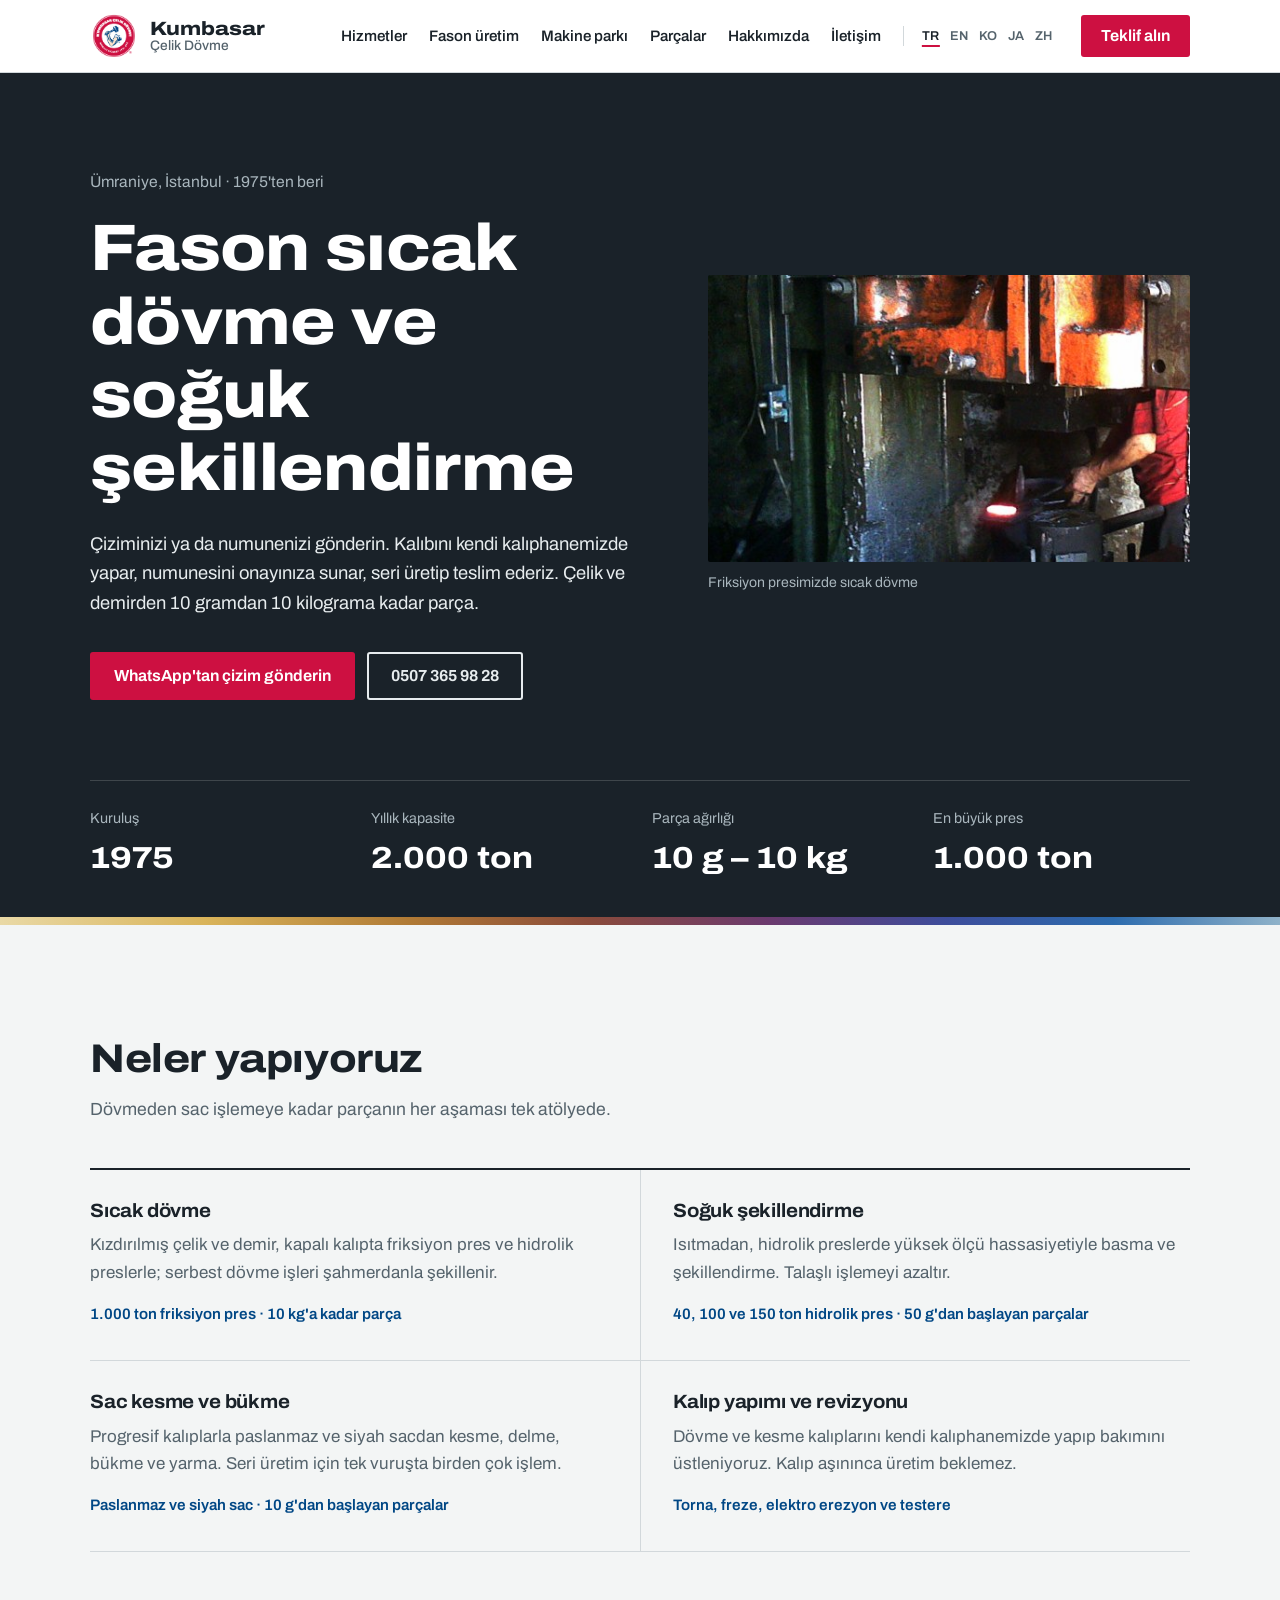
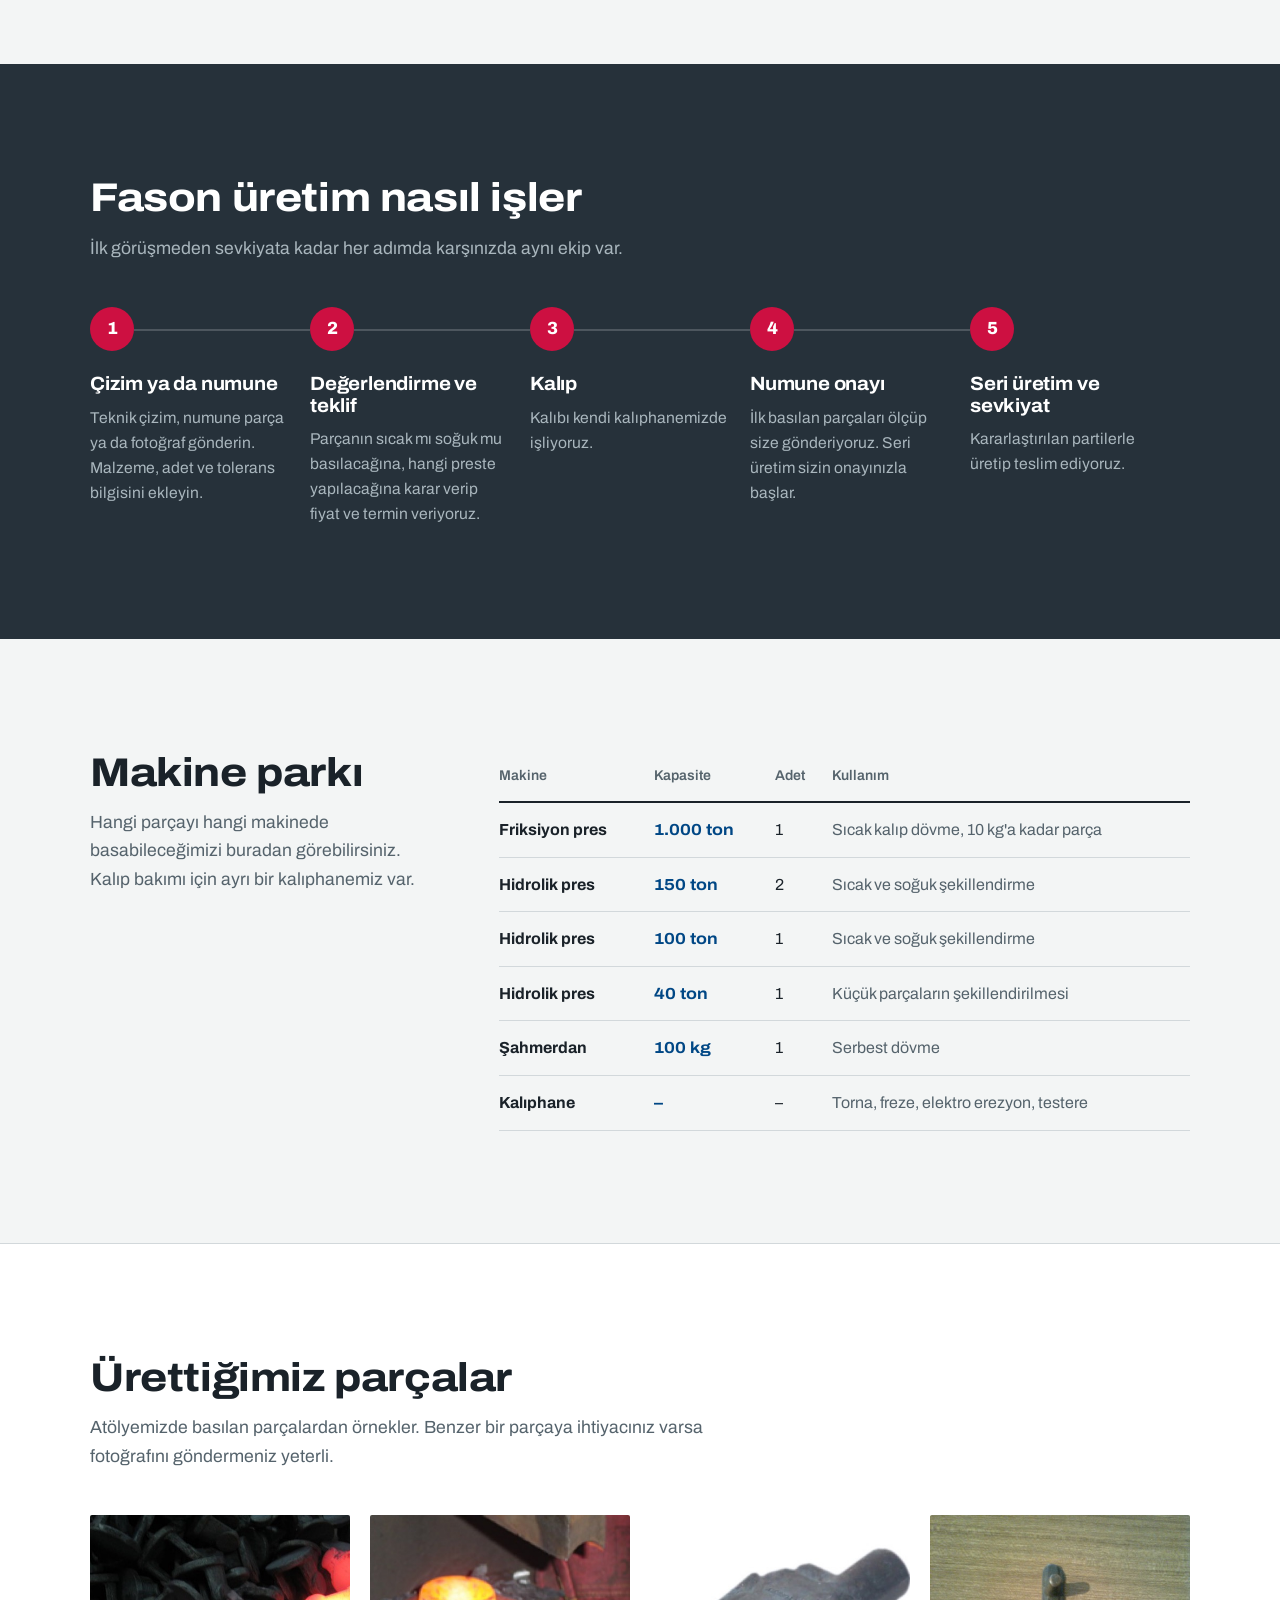
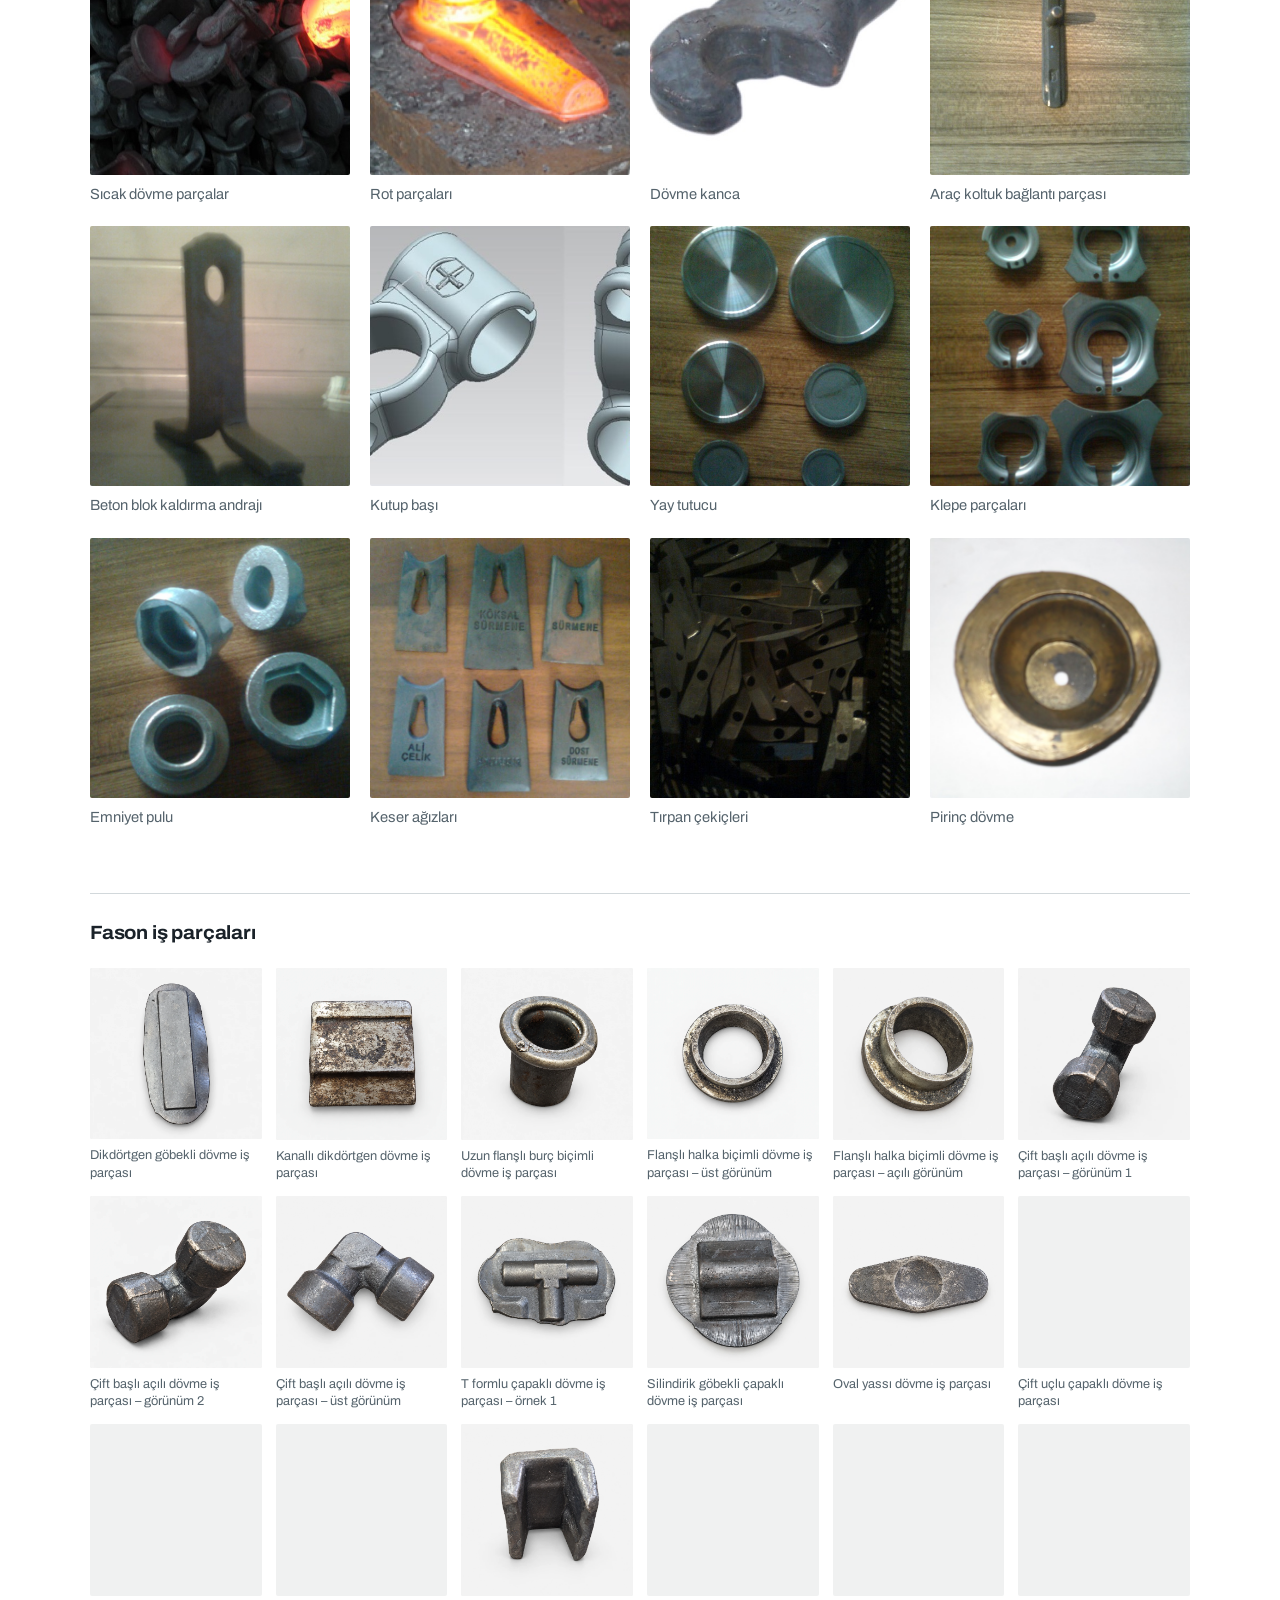
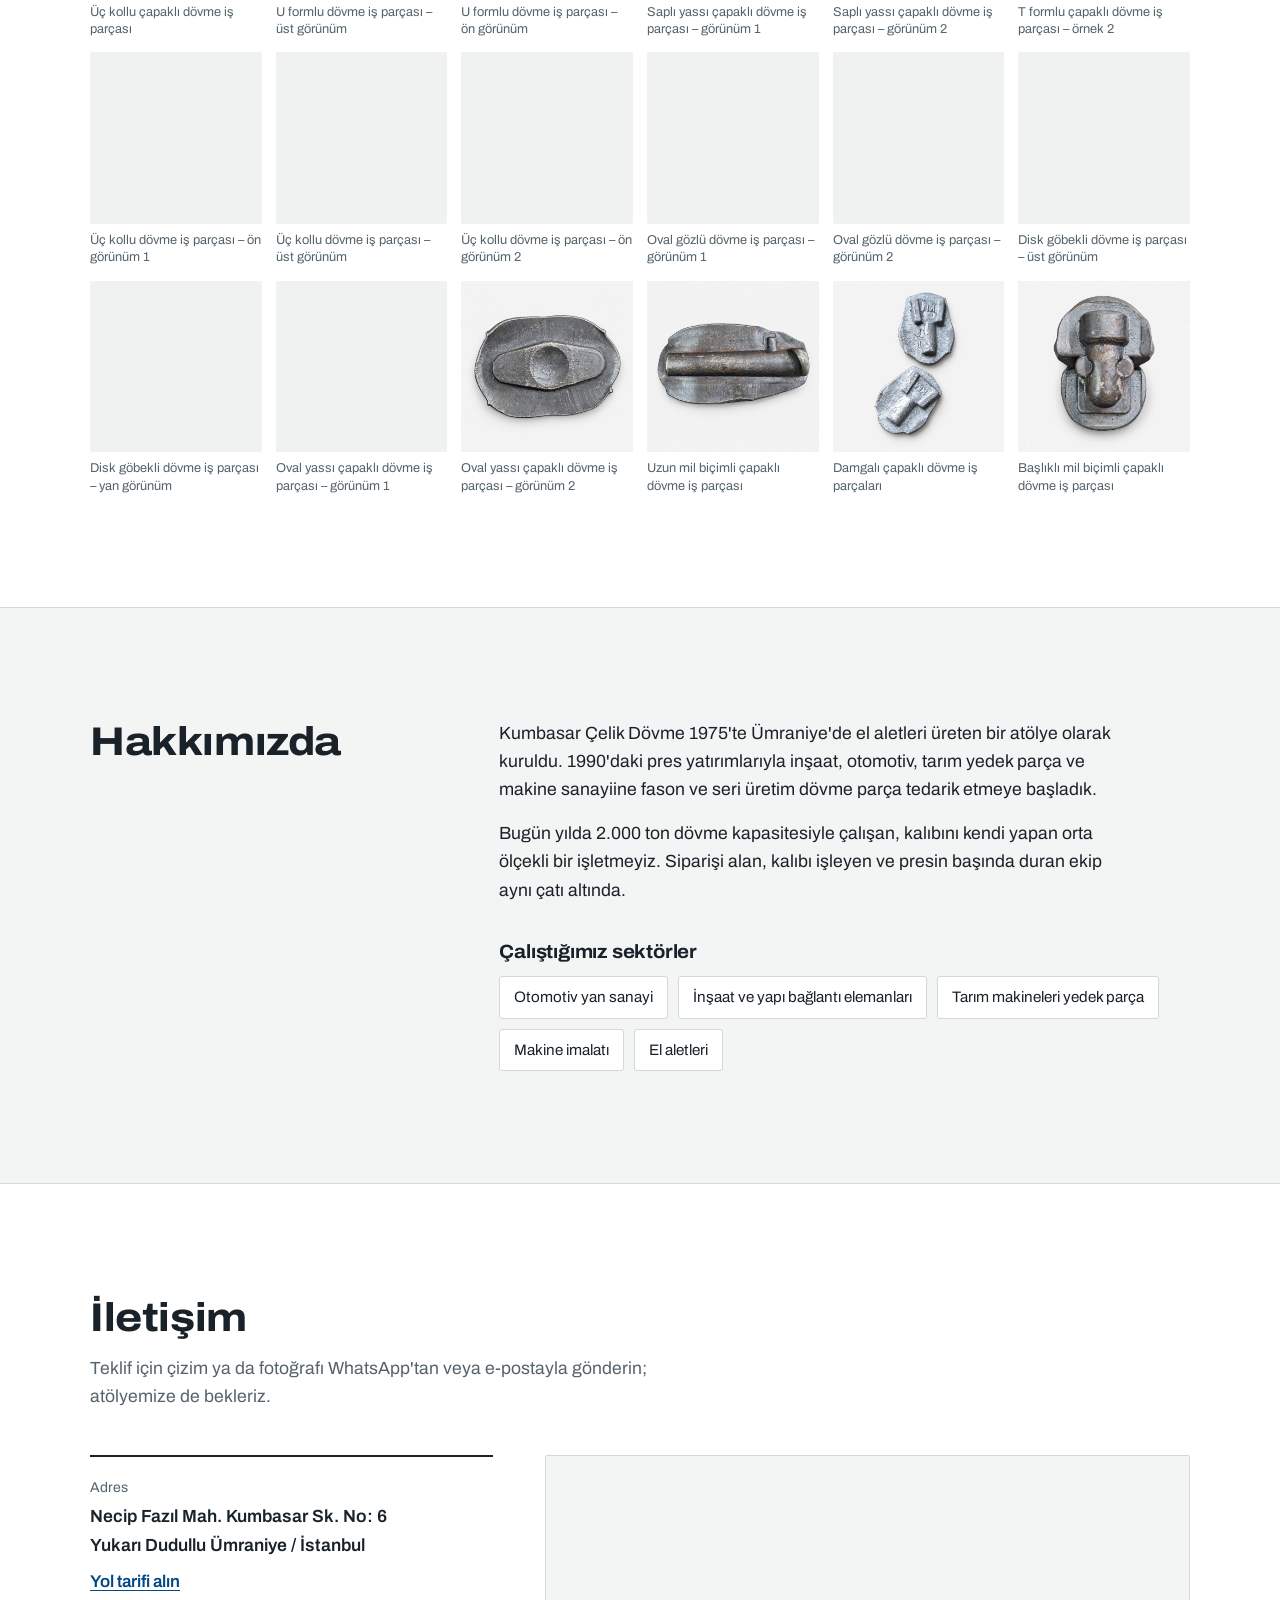
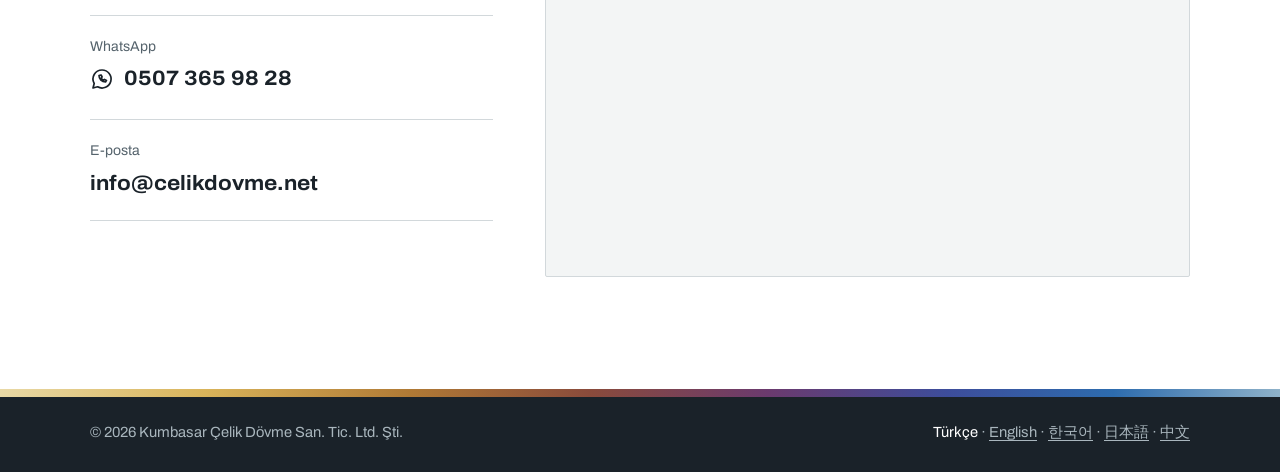
<file: index.html>
<!doctype html>
<html lang="tr">
<head>
<meta charset="UTF-8">
<meta name="viewport" content="width=device-width, initial-scale=1.0">
<title>Kumbasar Çelik Dövme | Fason Sıcak Dövme ve Soğuk Şekillendirme – Ümraniye, İstanbul</title>
<meta name="description" content="1975'ten beri Ümraniye'de fason sıcak dövme, soğuk şekillendirme ve progresif kalıpla sac kesme. 10 g – 10 kg çelik ve demir parça, yıllık 2.000 ton kapasite, kendi kalıphanemiz.">
<link rel="canonical" href="https://celikdovme.net/">
<link rel="alternate" hreflang="tr" href="https://celikdovme.net/">
<link rel="alternate" hreflang="en" href="https://celikdovme.net/en.html">
<link rel="alternate" hreflang="ko" href="https://celikdovme.net/ko.html">
<link rel="alternate" hreflang="ja" href="https://celikdovme.net/ja.html">
<link rel="alternate" hreflang="zh-Hans" href="https://celikdovme.net/zh.html">
<link rel="alternate" hreflang="x-default" href="https://celikdovme.net/">
<meta property="og:type" content="website">
<meta property="og:locale" content="tr_TR">
<meta property="og:title" content="Kumbasar Çelik Dövme | Fason Sıcak Dövme ve Soğuk Şekillendirme">
<meta property="og:description" content="1975'ten beri Ümraniye'de fason çelik ve demir dövme. 10 g – 10 kg parça, yıllık 2.000 ton kapasite.">
<meta property="og:url" content="https://celikdovme.net/">
<meta property="og:image" content="https://celikdovme.net/images/hero-dovme-presi.jpg">
<meta name="theme-color" content="#1A2229">
<link rel="icon" type="image/png" sizes="32x32" href="images/favicon-32.png">
<link rel="apple-touch-icon" href="images/favicon-180.png">
<link rel="preload" href="fonts/archivo-latin.woff2" as="font" type="font/woff2" crossorigin>
<link rel="stylesheet" href="css/style.css">
<script type="application/ld+json">
{
  "@context": "https://schema.org",
  "@type": "LocalBusiness",
  "name": "Kumbasar Çelik Dövme San. Tic. Ltd. Şti.",
  "alternateName": "Kumbasar Çelik Dövme",
  "url": "https://celikdovme.net/",
  "logo": "https://celikdovme.net/images/logo.png",
  "image": "https://celikdovme.net/images/hero-dovme-presi.jpg",
  "foundingDate": "1975",
  "description": "Fason sıcak dövme, soğuk şekillendirme ve progresif kalıpla sac kesme. 10 g – 10 kg çelik ve demir parça, yıllık 2.000 ton kapasite.",
  "address": {
    "@type": "PostalAddress",
    "streetAddress": "Necip Fazıl Mahallesi, Kumbasar Sokak No: 6, Yukarı Dudullu",
    "addressLocality": "Ümraniye",
    "addressRegion": "İstanbul",
    "addressCountry": "TR"
  },
  "email": "info@celikdovme.net",
  "telephone": "+90-507-365-98-28"
}
</script>
</head>
<body>
<a class="skip" href="#icerik">İçeriğe geç</a>

<header class="site-header">
  <div class="wrap header-row">
    <a class="brand" href="./" aria-label="Kumbasar Çelik Dövme ana sayfa">
      <img src="images/logo.png" alt="" width="48" height="48">
      <span class="brand-name">Kumbasar<span>Çelik Dövme</span></span>
    </a>
    <nav class="nav" id="nav" aria-label="Ana menü">
      <a href="#hizmetler">Hizmetler</a>
      <a href="#fason">Fason üretim</a>
      <a href="#makine-parki">Makine parkı</a>
      <a href="#parcalar">Parçalar</a>
      <a href="#hakkimizda">Hakkımızda</a>
      <a href="#iletisim">İletişim</a>
      <span class="langs"><a href="./" hreflang="tr" lang="tr" aria-current="true">TR</a><a href="en.html" hreflang="en" lang="en">EN</a><a href="ko.html" hreflang="ko" lang="ko">KO</a><a href="ja.html" hreflang="ja" lang="ja">JA</a><a href="zh.html" hreflang="zh-Hans" lang="zh-Hans">ZH</a></span>
    </nav>
    <a class="btn btn-red header-cta" href="#iletisim">Teklif alın</a>
    <button class="menu-btn" id="menuBtn" type="button" aria-controls="nav" aria-expanded="false">
      <span class="sr">Menüyü aç</span>
      <svg viewBox="0 0 24 24" aria-hidden="true"><path d="M4 7h16M4 12h16M4 17h16"/></svg>
    </button>
  </div>
</header>

<main id="icerik">

  <section class="hero">
    <div class="wrap hero-grid">
      <div class="hero-text">
        <p class="hero-kicker">Ümraniye, İstanbul · 1975'ten beri</p>
        <h1>Fason sıcak dövme ve soğuk şekillendirme</h1>
        <p class="hero-lede">Çiziminizi ya da numunenizi gönderin. Kalıbını kendi kalıphanemizde yapar, numunesini onayınıza sunar, seri üretip teslim ederiz. Çelik ve demirden 10 gramdan 10 kilograma kadar parça.</p>
        <div class="hero-actions">
          <a class="btn btn-red" href="https://wa.me/905073659828?text=Merhaba%2C%20fason%20d%C3%B6vme%20i%C3%A7in%20teklif%20almak%20istiyorum." target="_blank" rel="noopener">WhatsApp'tan çizim gönderin</a>
          <a class="btn btn-line" href="tel:+905073659828">0507 365 98 28</a>
        </div>
      </div>
      <figure class="hero-photo">
        <img src="images/hero-dovme-presi.jpg" alt="Atölyemizde friksiyon presinde kızgın çeliğin dövülmesi" width="518" height="308">
        <figcaption>Friksiyon presimizde sıcak dövme</figcaption>
      </figure>
    </div>
    <div class="wrap">
      <dl class="facts">
        <div><dt>Kuruluş</dt><dd>1975</dd></div>
        <div><dt>Yıllık kapasite</dt><dd>2.000 ton</dd></div>
        <div><dt>Parça ağırlığı</dt><dd>10 g – 10 kg</dd></div>
        <div><dt>En büyük pres</dt><dd>1.000 ton</dd></div>
      </dl>
    </div>
  </section>
  <div class="temper" role="presentation"></div>

  <section class="section" id="hizmetler">
    <div class="wrap">
      <div class="section-intro">
        <h2>Neler yapıyoruz</h2>
        <p>Dövmeden sac işlemeye kadar parçanın her aşaması tek atölyede.</p>
      </div>
      <div class="services">
        <article class="service">
          <h3>Sıcak dövme</h3>
          <p>Kızdırılmış çelik ve demir, kapalı kalıpta friksiyon pres ve hidrolik preslerle; serbest dövme işleri şahmerdanla şekillenir.</p>
          <p class="spec">1.000 ton friksiyon pres · 10 kg'a kadar parça</p>
        </article>
        <article class="service">
          <h3>Soğuk şekillendirme</h3>
          <p>Isıtmadan, hidrolik preslerde yüksek ölçü hassasiyetiyle basma ve şekillendirme. Talaşlı işlemeyi azaltır.</p>
          <p class="spec">40, 100 ve 150 ton hidrolik pres · 50 g'dan başlayan parçalar</p>
        </article>
        <article class="service">
          <h3>Sac kesme ve bükme</h3>
          <p>Progresif kalıplarla paslanmaz ve siyah sacdan kesme, delme, bükme ve yarma. Seri üretim için tek vuruşta birden çok işlem.</p>
          <p class="spec">Paslanmaz ve siyah sac · 10 g'dan başlayan parçalar</p>
        </article>
        <article class="service">
          <h3>Kalıp yapımı ve revizyonu</h3>
          <p>Dövme ve kesme kalıplarını kendi kalıphanemizde yapıp bakımını üstleniyoruz. Kalıp aşınınca üretim beklemez.</p>
          <p class="spec">Torna, freze, elektro erezyon ve testere</p>
        </article>
      </div>
    </div>
  </section>

  <section class="section section-dark" id="fason">
    <div class="wrap">
      <div class="section-intro">
        <h2>Fason üretim nasıl işler</h2>
        <p>İlk görüşmeden sevkiyata kadar her adımda karşınızda aynı ekip var.</p>
      </div>
      <ol class="steps">
        <li>
          <h3>Çizim ya da numune</h3>
          <p>Teknik çizim, numune parça ya da fotoğraf gönderin. Malzeme, adet ve tolerans bilgisini ekleyin.</p>
        </li>
        <li>
          <h3>Değerlendirme ve teklif</h3>
          <p>Parçanın sıcak mı soğuk mu basılacağına, hangi preste yapılacağına karar verip fiyat ve termin veriyoruz.</p>
        </li>
        <li>
          <h3>Kalıp</h3>
          <p>Kalıbı kendi kalıphanemizde işliyoruz.</p>
        </li>
        <li>
          <h3>Numune onayı</h3>
          <p>İlk basılan parçaları ölçüp size gönderiyoruz. Seri üretim sizin onayınızla başlar.</p>
        </li>
        <li>
          <h3>Seri üretim ve sevkiyat</h3>
          <p>Kararlaştırılan partilerle üretip teslim ediyoruz.</p>
        </li>
      </ol>
    </div>
  </section>

  <section class="section" id="makine-parki">
    <div class="wrap two-col">
      <div class="section-intro">
        <h2>Makine parkı</h2>
        <p>Hangi parçayı hangi makinede basabileceğimizi buradan görebilirsiniz. Kalıp bakımı için ayrı bir kalıphanemiz var.</p>
      </div>
      <table class="machines">
        <thead>
          <tr><th scope="col">Makine</th><th scope="col">Kapasite</th><th scope="col">Adet</th><th scope="col">Kullanım</th></tr>
        </thead>
        <tbody>
          <tr><th scope="row">Friksiyon pres</th><td>1.000 ton</td><td>1</td><td>Sıcak kalıp dövme, 10 kg'a kadar parça</td></tr>
          <tr><th scope="row">Hidrolik pres</th><td>150 ton</td><td>2</td><td>Sıcak ve soğuk şekillendirme</td></tr>
          <tr><th scope="row">Hidrolik pres</th><td>100 ton</td><td>1</td><td>Sıcak ve soğuk şekillendirme</td></tr>
          <tr><th scope="row">Hidrolik pres</th><td>40 ton</td><td>1</td><td>Küçük parçaların şekillendirilmesi</td></tr>
          <tr><th scope="row">Şahmerdan</th><td>100 kg</td><td>1</td><td>Serbest dövme</td></tr>
          <tr><th scope="row">Kalıphane</th><td>–</td><td>–</td><td>Torna, freze, elektro erezyon, testere</td></tr>
        </tbody>
      </table>
    </div>
  </section>

  <section class="section section-tint" id="parcalar">
    <div class="wrap">
      <div class="section-intro">
        <h2>Ürettiğimiz parçalar</h2>
        <p>Atölyemizde basılan parçalardan örnekler. Benzer bir parçaya ihtiyacınız varsa fotoğrafını göndermeniz yeterli.</p>
      </div>
      <div class="gallery">
        <figure><img src="images/urun-sicak-dovme-parcalar.jpg" alt="Sıcak dövme parçalar" loading="lazy" width="640" height="640"><figcaption>Sıcak dövme parçalar</figcaption></figure>
        <figure><img src="images/urun-sicak-dovme-rot.jpg" alt="Sıcak dövme rot parçaları" loading="lazy" width="640" height="640"><figcaption>Rot parçaları</figcaption></figure>
        <figure><img src="images/urun-sicak-dovme-kanca.jpg" alt="Sıcak dövme kanca" loading="lazy" width="640" height="640"><figcaption>Dövme kanca</figcaption></figure>
        <figure><img src="images/urun-arac-koltuk-baglanti.jpg" alt="Araç koltuk bağlantı parçası" loading="lazy" width="640" height="640"><figcaption>Araç koltuk bağlantı parçası</figcaption></figure>
        <figure><img src="images/urun-beton-blok-andraji.jpg" alt="Beton blok kaldırma andrajı" loading="lazy" width="640" height="640"><figcaption>Beton blok kaldırma andrajı</figcaption></figure>
        <figure><img src="images/urun-kutup-basi.jpg" alt="Kutup başı" loading="lazy" width="640" height="640"><figcaption>Kutup başı</figcaption></figure>
        <figure><img src="images/urun-yay-tutucu.jpg" alt="Yay tutucu" loading="lazy" width="640" height="640"><figcaption>Yay tutucu</figcaption></figure>
        <figure><img src="images/urun-klepe.jpg" alt="Klepe parçaları" loading="lazy" width="640" height="640"><figcaption>Klepe parçaları</figcaption></figure>
        <figure><img src="images/urun-emniyet-pulu.jpg" alt="Emniyet pulu" loading="lazy" width="640" height="640"><figcaption>Emniyet pulu</figcaption></figure>
        <figure><img src="images/urun-keser-agizlari.jpg" alt="Keser ağızları" loading="lazy" width="640" height="640"><figcaption>Keser ağızları</figcaption></figure>
        <figure><img src="images/urun-tirpan-cekicleri.jpg" alt="Tırpan çekiçleri" loading="lazy" width="640" height="640"><figcaption>Tırpan çekiçleri</figcaption></figure>
        <figure><img src="images/urun-princ-dovme.jpg" alt="Pirinç dövme parçaları" loading="lazy" width="640" height="640"><figcaption>Pirinç dövme</figcaption></figure>
      </div>

      <h3 class="gallery-title">Fason iş parçaları</h3>
      <div class="gallery gallery-small">
        <figure><a href="images/fason-is-parcalari/kumbasar-fason-dovme-dikdortgen-gobekli.webp"><img src="images/fason-is-parcalari/kumbasar-fason-dovme-dikdortgen-gobekli.webp" alt="Kumbasar Çelik Dövme fason iş parçası: Dikdörtgen göbekli dövme iş parçası" loading="lazy" decoding="async" width="1254" height="1254"></a><figcaption>Dikdörtgen göbekli dövme iş parçası</figcaption></figure>
        <figure><a href="images/fason-is-parcalari/kumbasar-fason-dovme-kanalli-dikdortgen.webp"><img src="images/fason-is-parcalari/kumbasar-fason-dovme-kanalli-dikdortgen.webp" alt="Kumbasar Çelik Dövme fason iş parçası: Kanallı dikdörtgen dövme iş parçası" loading="lazy" decoding="async" width="1254" height="1254"></a><figcaption>Kanallı dikdörtgen dövme iş parçası</figcaption></figure>
        <figure><a href="images/fason-is-parcalari/kumbasar-fason-dovme-uzun-flansli-burc.webp"><img src="images/fason-is-parcalari/kumbasar-fason-dovme-uzun-flansli-burc.webp" alt="Kumbasar Çelik Dövme fason iş parçası: Uzun flanşlı burç biçimli dövme iş parçası" loading="lazy" decoding="async" width="1254" height="1254"></a><figcaption>Uzun flanşlı burç biçimli dövme iş parçası</figcaption></figure>
        <figure><a href="images/fason-is-parcalari/kumbasar-fason-dovme-flansli-halka-ust.webp"><img src="images/fason-is-parcalari/kumbasar-fason-dovme-flansli-halka-ust.webp" alt="Kumbasar Çelik Dövme fason iş parçası: Flanşlı halka biçimli dövme iş parçası – üst görünüm" loading="lazy" decoding="async" width="1254" height="1254"></a><figcaption>Flanşlı halka biçimli dövme iş parçası – üst görünüm</figcaption></figure>
        <figure><a href="images/fason-is-parcalari/kumbasar-fason-dovme-flansli-halka-acili.webp"><img src="images/fason-is-parcalari/kumbasar-fason-dovme-flansli-halka-acili.webp" alt="Kumbasar Çelik Dövme fason iş parçası: Flanşlı halka biçimli dövme iş parçası – açılı görünüm" loading="lazy" decoding="async" width="1254" height="1254"></a><figcaption>Flanşlı halka biçimli dövme iş parçası – açılı görünüm</figcaption></figure>
        <figure><a href="images/fason-is-parcalari/kumbasar-fason-dovme-cift-basli-acili-01.webp"><img src="images/fason-is-parcalari/kumbasar-fason-dovme-cift-basli-acili-01.webp" alt="Kumbasar Çelik Dövme fason iş parçası: Çift başlı açılı dövme iş parçası – görünüm 1" loading="lazy" decoding="async" width="1254" height="1254"></a><figcaption>Çift başlı açılı dövme iş parçası – görünüm 1</figcaption></figure>
        <figure><a href="images/fason-is-parcalari/kumbasar-fason-dovme-cift-basli-acili-02.webp"><img src="images/fason-is-parcalari/kumbasar-fason-dovme-cift-basli-acili-02.webp" alt="Kumbasar Çelik Dövme fason iş parçası: Çift başlı açılı dövme iş parçası – görünüm 2" loading="lazy" decoding="async" width="1254" height="1254"></a><figcaption>Çift başlı açılı dövme iş parçası – görünüm 2</figcaption></figure>
        <figure><a href="images/fason-is-parcalari/kumbasar-fason-dovme-cift-basli-ust.webp"><img src="images/fason-is-parcalari/kumbasar-fason-dovme-cift-basli-ust.webp" alt="Kumbasar Çelik Dövme fason iş parçası: Çift başlı açılı dövme iş parçası – üst görünüm" loading="lazy" decoding="async" width="1254" height="1254"></a><figcaption>Çift başlı açılı dövme iş parçası – üst görünüm</figcaption></figure>
        <figure><a href="images/fason-is-parcalari/kumbasar-fason-dovme-t-formlu-capakli-01.webp"><img src="images/fason-is-parcalari/kumbasar-fason-dovme-t-formlu-capakli-01.webp" alt="Kumbasar Çelik Dövme fason iş parçası: T formlu çapaklı dövme iş parçası – örnek 1" loading="lazy" decoding="async" width="1254" height="1254"></a><figcaption>T formlu çapaklı dövme iş parçası – örnek 1</figcaption></figure>
        <figure><a href="images/fason-is-parcalari/kumbasar-fason-dovme-silindirik-gobekli.webp"><img src="images/fason-is-parcalari/kumbasar-fason-dovme-silindirik-gobekli.webp" alt="Kumbasar Çelik Dövme fason iş parçası: Silindirik göbekli çapaklı dövme iş parçası" loading="lazy" decoding="async" width="1254" height="1254"></a><figcaption>Silindirik göbekli çapaklı dövme iş parçası</figcaption></figure>
        <figure><a href="images/fason-is-parcalari/kumbasar-fason-dovme-oval-yassi.webp"><img src="images/fason-is-parcalari/kumbasar-fason-dovme-oval-yassi.webp" alt="Kumbasar Çelik Dövme fason iş parçası: Oval yassı dövme iş parçası" loading="lazy" decoding="async" width="1254" height="1254"></a><figcaption>Oval yassı dövme iş parçası</figcaption></figure>
        <figure><a href="images/fason-is-parcalari/kumbasar-fason-dovme-cift-uclu-capakli.webp"><img src="images/fason-is-parcalari/kumbasar-fason-dovme-cift-uclu-capakli.webp" alt="Kumbasar Çelik Dövme fason iş parçası: Çift uçlu çapaklı dövme iş parçası" loading="lazy" decoding="async" width="1254" height="1254"></a><figcaption>Çift uçlu çapaklı dövme iş parçası</figcaption></figure>
        <figure><a href="images/fason-is-parcalari/kumbasar-fason-dovme-uc-kollu-capakli.webp"><img src="images/fason-is-parcalari/kumbasar-fason-dovme-uc-kollu-capakli.webp" alt="Kumbasar Çelik Dövme fason iş parçası: Üç kollu çapaklı dövme iş parçası" loading="lazy" decoding="async" width="1254" height="1254"></a><figcaption>Üç kollu çapaklı dövme iş parçası</figcaption></figure>
        <figure><a href="images/fason-is-parcalari/kumbasar-fason-dovme-u-formlu-ust.webp"><img src="images/fason-is-parcalari/kumbasar-fason-dovme-u-formlu-ust.webp" alt="Kumbasar Çelik Dövme fason iş parçası: U formlu dövme iş parçası – üst görünüm" loading="lazy" decoding="async" width="1254" height="1254"></a><figcaption>U formlu dövme iş parçası – üst görünüm</figcaption></figure>
        <figure><a href="images/fason-is-parcalari/kumbasar-fason-dovme-u-formlu-on.webp"><img src="images/fason-is-parcalari/kumbasar-fason-dovme-u-formlu-on.webp" alt="Kumbasar Çelik Dövme fason iş parçası: U formlu dövme iş parçası – ön görünüm" loading="lazy" decoding="async" width="1254" height="1254"></a><figcaption>U formlu dövme iş parçası – ön görünüm</figcaption></figure>
        <figure><a href="images/fason-is-parcalari/kumbasar-fason-dovme-sapli-yassi-capakli-01.webp"><img src="images/fason-is-parcalari/kumbasar-fason-dovme-sapli-yassi-capakli-01.webp" alt="Kumbasar Çelik Dövme fason iş parçası: Saplı yassı çapaklı dövme iş parçası – görünüm 1" loading="lazy" decoding="async" width="1254" height="1254"></a><figcaption>Saplı yassı çapaklı dövme iş parçası – görünüm 1</figcaption></figure>
        <figure><a href="images/fason-is-parcalari/kumbasar-fason-dovme-sapli-yassi-capakli-02.webp"><img src="images/fason-is-parcalari/kumbasar-fason-dovme-sapli-yassi-capakli-02.webp" alt="Kumbasar Çelik Dövme fason iş parçası: Saplı yassı çapaklı dövme iş parçası – görünüm 2" loading="lazy" decoding="async" width="1254" height="1254"></a><figcaption>Saplı yassı çapaklı dövme iş parçası – görünüm 2</figcaption></figure>
        <figure><a href="images/fason-is-parcalari/kumbasar-fason-dovme-t-formlu-capakli-02.webp"><img src="images/fason-is-parcalari/kumbasar-fason-dovme-t-formlu-capakli-02.webp" alt="Kumbasar Çelik Dövme fason iş parçası: T formlu çapaklı dövme iş parçası – örnek 2" loading="lazy" decoding="async" width="1254" height="1254"></a><figcaption>T formlu çapaklı dövme iş parçası – örnek 2</figcaption></figure>
        <figure><a href="images/fason-is-parcalari/kumbasar-fason-dovme-uc-kollu-on-01.webp"><img src="images/fason-is-parcalari/kumbasar-fason-dovme-uc-kollu-on-01.webp" alt="Kumbasar Çelik Dövme fason iş parçası: Üç kollu dövme iş parçası – ön görünüm 1" loading="lazy" decoding="async" width="1254" height="1254"></a><figcaption>Üç kollu dövme iş parçası – ön görünüm 1</figcaption></figure>
        <figure><a href="images/fason-is-parcalari/kumbasar-fason-dovme-uc-kollu-ust.webp"><img src="images/fason-is-parcalari/kumbasar-fason-dovme-uc-kollu-ust.webp" alt="Kumbasar Çelik Dövme fason iş parçası: Üç kollu dövme iş parçası – üst görünüm" loading="lazy" decoding="async" width="1254" height="1254"></a><figcaption>Üç kollu dövme iş parçası – üst görünüm</figcaption></figure>
        <figure><a href="images/fason-is-parcalari/kumbasar-fason-dovme-uc-kollu-on-02.webp"><img src="images/fason-is-parcalari/kumbasar-fason-dovme-uc-kollu-on-02.webp" alt="Kumbasar Çelik Dövme fason iş parçası: Üç kollu dövme iş parçası – ön görünüm 2" loading="lazy" decoding="async" width="1254" height="1254"></a><figcaption>Üç kollu dövme iş parçası – ön görünüm 2</figcaption></figure>
        <figure><a href="images/fason-is-parcalari/kumbasar-fason-dovme-oval-gozlu-01.webp"><img src="images/fason-is-parcalari/kumbasar-fason-dovme-oval-gozlu-01.webp" alt="Kumbasar Çelik Dövme fason iş parçası: Oval gözlü dövme iş parçası – görünüm 1" loading="lazy" decoding="async" width="1254" height="1254"></a><figcaption>Oval gözlü dövme iş parçası – görünüm 1</figcaption></figure>
        <figure><a href="images/fason-is-parcalari/kumbasar-fason-dovme-oval-gozlu-02.webp"><img src="images/fason-is-parcalari/kumbasar-fason-dovme-oval-gozlu-02.webp" alt="Kumbasar Çelik Dövme fason iş parçası: Oval gözlü dövme iş parçası – görünüm 2" loading="lazy" decoding="async" width="1254" height="1254"></a><figcaption>Oval gözlü dövme iş parçası – görünüm 2</figcaption></figure>
        <figure><a href="images/fason-is-parcalari/kumbasar-fason-dovme-disk-gobekli-ust.webp"><img src="images/fason-is-parcalari/kumbasar-fason-dovme-disk-gobekli-ust.webp" alt="Kumbasar Çelik Dövme fason iş parçası: Disk göbekli dövme iş parçası – üst görünüm" loading="lazy" decoding="async" width="1254" height="1254"></a><figcaption>Disk göbekli dövme iş parçası – üst görünüm</figcaption></figure>
        <figure><a href="images/fason-is-parcalari/kumbasar-fason-dovme-disk-gobekli-yan.webp"><img src="images/fason-is-parcalari/kumbasar-fason-dovme-disk-gobekli-yan.webp" alt="Kumbasar Çelik Dövme fason iş parçası: Disk göbekli dövme iş parçası – yan görünüm" loading="lazy" decoding="async" width="1254" height="1254"></a><figcaption>Disk göbekli dövme iş parçası – yan görünüm</figcaption></figure>
        <figure><a href="images/fason-is-parcalari/kumbasar-fason-dovme-oval-yassi-capakli-01.webp"><img src="images/fason-is-parcalari/kumbasar-fason-dovme-oval-yassi-capakli-01.webp" alt="Kumbasar Çelik Dövme fason iş parçası: Oval yassı çapaklı dövme iş parçası – görünüm 1" loading="lazy" decoding="async" width="1254" height="1254"></a><figcaption>Oval yassı çapaklı dövme iş parçası – görünüm 1</figcaption></figure>
        <figure><a href="images/fason-is-parcalari/kumbasar-fason-dovme-oval-yassi-capakli-02.webp"><img src="images/fason-is-parcalari/kumbasar-fason-dovme-oval-yassi-capakli-02.webp" alt="Kumbasar Çelik Dövme fason iş parçası: Oval yassı çapaklı dövme iş parçası – görünüm 2" loading="lazy" decoding="async" width="1254" height="1254"></a><figcaption>Oval yassı çapaklı dövme iş parçası – görünüm 2</figcaption></figure>
        <figure><a href="images/fason-is-parcalari/kumbasar-fason-dovme-uzun-mil-capakli.webp"><img src="images/fason-is-parcalari/kumbasar-fason-dovme-uzun-mil-capakli.webp" alt="Kumbasar Çelik Dövme fason iş parçası: Uzun mil biçimli çapaklı dövme iş parçası" loading="lazy" decoding="async" width="1254" height="1254"></a><figcaption>Uzun mil biçimli çapaklı dövme iş parçası</figcaption></figure>
        <figure><a href="images/fason-is-parcalari/kumbasar-fason-dovme-damgali-capakli-cift.webp"><img src="images/fason-is-parcalari/kumbasar-fason-dovme-damgali-capakli-cift.webp" alt="Kumbasar Çelik Dövme fason iş parçası: Damgalı çapaklı dövme iş parçaları" loading="lazy" decoding="async" width="1254" height="1254"></a><figcaption>Damgalı çapaklı dövme iş parçaları</figcaption></figure>
        <figure><a href="images/fason-is-parcalari/kumbasar-fason-dovme-baslikli-mil-capakli.webp"><img src="images/fason-is-parcalari/kumbasar-fason-dovme-baslikli-mil-capakli.webp" alt="Kumbasar Çelik Dövme fason iş parçası: Başlıklı mil biçimli çapaklı dövme iş parçası" loading="lazy" decoding="async" width="1254" height="1254"></a><figcaption>Başlıklı mil biçimli çapaklı dövme iş parçası</figcaption></figure>
      </div>
    </div>
  </section>

  <section class="section" id="hakkimizda">
    <div class="wrap two-col">
      <div class="section-intro">
        <h2>Hakkımızda</h2>
      </div>
      <div class="about">
        <p>Kumbasar Çelik Dövme 1975'te Ümraniye'de el aletleri üreten bir atölye olarak kuruldu. 1990'daki pres yatırımlarıyla inşaat, otomotiv, tarım yedek parça ve makine sanayiine fason ve seri üretim dövme parça tedarik etmeye başladık.</p>
        <p>Bugün yılda 2.000 ton dövme kapasitesiyle çalışan, kalıbını kendi yapan orta ölçekli bir işletmeyiz. Siparişi alan, kalıbı işleyen ve presin başında duran ekip aynı çatı altında.</p>
        <h3>Çalıştığımız sektörler</h3>
        <ul class="sectors">
          <li>Otomotiv yan sanayi</li>
          <li>İnşaat ve yapı bağlantı elemanları</li>
          <li>Tarım makineleri yedek parça</li>
          <li>Makine imalatı</li>
          <li>El aletleri</li>
        </ul>
      </div>
    </div>
  </section>

  <section class="contact" id="iletisim">
    <div class="wrap">
      <div class="section-intro">
        <h2>İletişim</h2>
        <p>Teklif için çizim ya da fotoğrafı WhatsApp'tan veya e-postayla gönderin; atölyemize de bekleriz.</p>
      </div>
      <div class="contact-grid">
        <ul class="contact-list">
          <li>
            <span class="c-label">Adres</span>
            <address>Necip Fazıl Mah. Kumbasar Sk. No: 6<br>Yukarı Dudullu Ümraniye / İstanbul</address>
            <a class="c-link" href="https://www.google.com/maps/dir/?api=1&amp;destination=Necip%20Faz%C4%B1l%20Mahallesi%20Kumbasar%20Sokak%20No%206%20%C3%9Cmraniye%20%C4%B0stanbul" target="_blank" rel="noopener">Yol tarifi alın</a>
          </li>
          <li>
            <span class="c-label">WhatsApp</span>
            <a class="c-value" href="https://wa.me/905073659828?text=Merhaba%2C%20fason%20d%C3%B6vme%20i%C3%A7in%20teklif%20almak%20istiyorum." target="_blank" rel="noopener">
              <svg viewBox="0 0 24 24" aria-hidden="true"><path d="M12 3a9 9 0 0 0-7.8 13.5L3 21l4.6-1.2A9 9 0 1 0 12 3Z"/><path d="M9 8.5c0 3.6 2.9 6.5 6.5 6.5l1-1.6-2-1-1 .9a5 5 0 0 1-2.3-2.3l.9-1-1-2Z"/></svg>
              0507 365 98 28
            </a>
          </li>
          <li>
            <span class="c-label">E-posta</span>
            <a class="c-value" href="mailto:info@celikdovme.net?subject=Fason%20d%C3%B6vme%20teklif%20talebi">info@celikdovme.net</a>
          </li>
        </ul>
        <div class="map">
          <iframe src="https://www.google.com/maps?q=Necip%20Faz%C4%B1l%20Mahallesi%2C%20Kumbasar%20Sokak%20No%3A6%2C%20Yukar%C4%B1%20Dudullu%2C%20%C3%9Cmraniye%2C%20%C4%B0stanbul&amp;output=embed" loading="lazy" referrerpolicy="no-referrer-when-downgrade" title="Kumbasar Çelik Dövme konumu, Yukarı Dudullu, Ümraniye"></iframe>
        </div>
      </div>
    </div>
  </section>

</main>

<footer class="site-footer">
  <div class="temper" role="presentation"></div>
  <div class="wrap footer-row">
    <p>© 2026 Kumbasar Çelik Dövme San. Tic. Ltd. Şti.</p>
    <p class="footer-langs"><a href="./" hreflang="tr" lang="tr" aria-current="true">Türkçe</a> · <a href="en.html" hreflang="en" lang="en">English</a> · <a href="ko.html" hreflang="ko" lang="ko">한국어</a> · <a href="ja.html" hreflang="ja" lang="ja">日本語</a> · <a href="zh.html" hreflang="zh-Hans" lang="zh-Hans">中文</a></p>
  </div>
</footer>

<nav class="quickbar" aria-label="Hızlı iletişim">
  <a href="tel:+905073659828">Ara</a>
  <a href="https://wa.me/905073659828?text=Merhaba%2C%20fason%20d%C3%B6vme%20i%C3%A7in%20teklif%20almak%20istiyorum." target="_blank" rel="noopener">WhatsApp</a>
  <a href="#iletisim">Adres</a>
</nav>

<script src="js/main.js" defer></script>
</body>
</html>
</file>
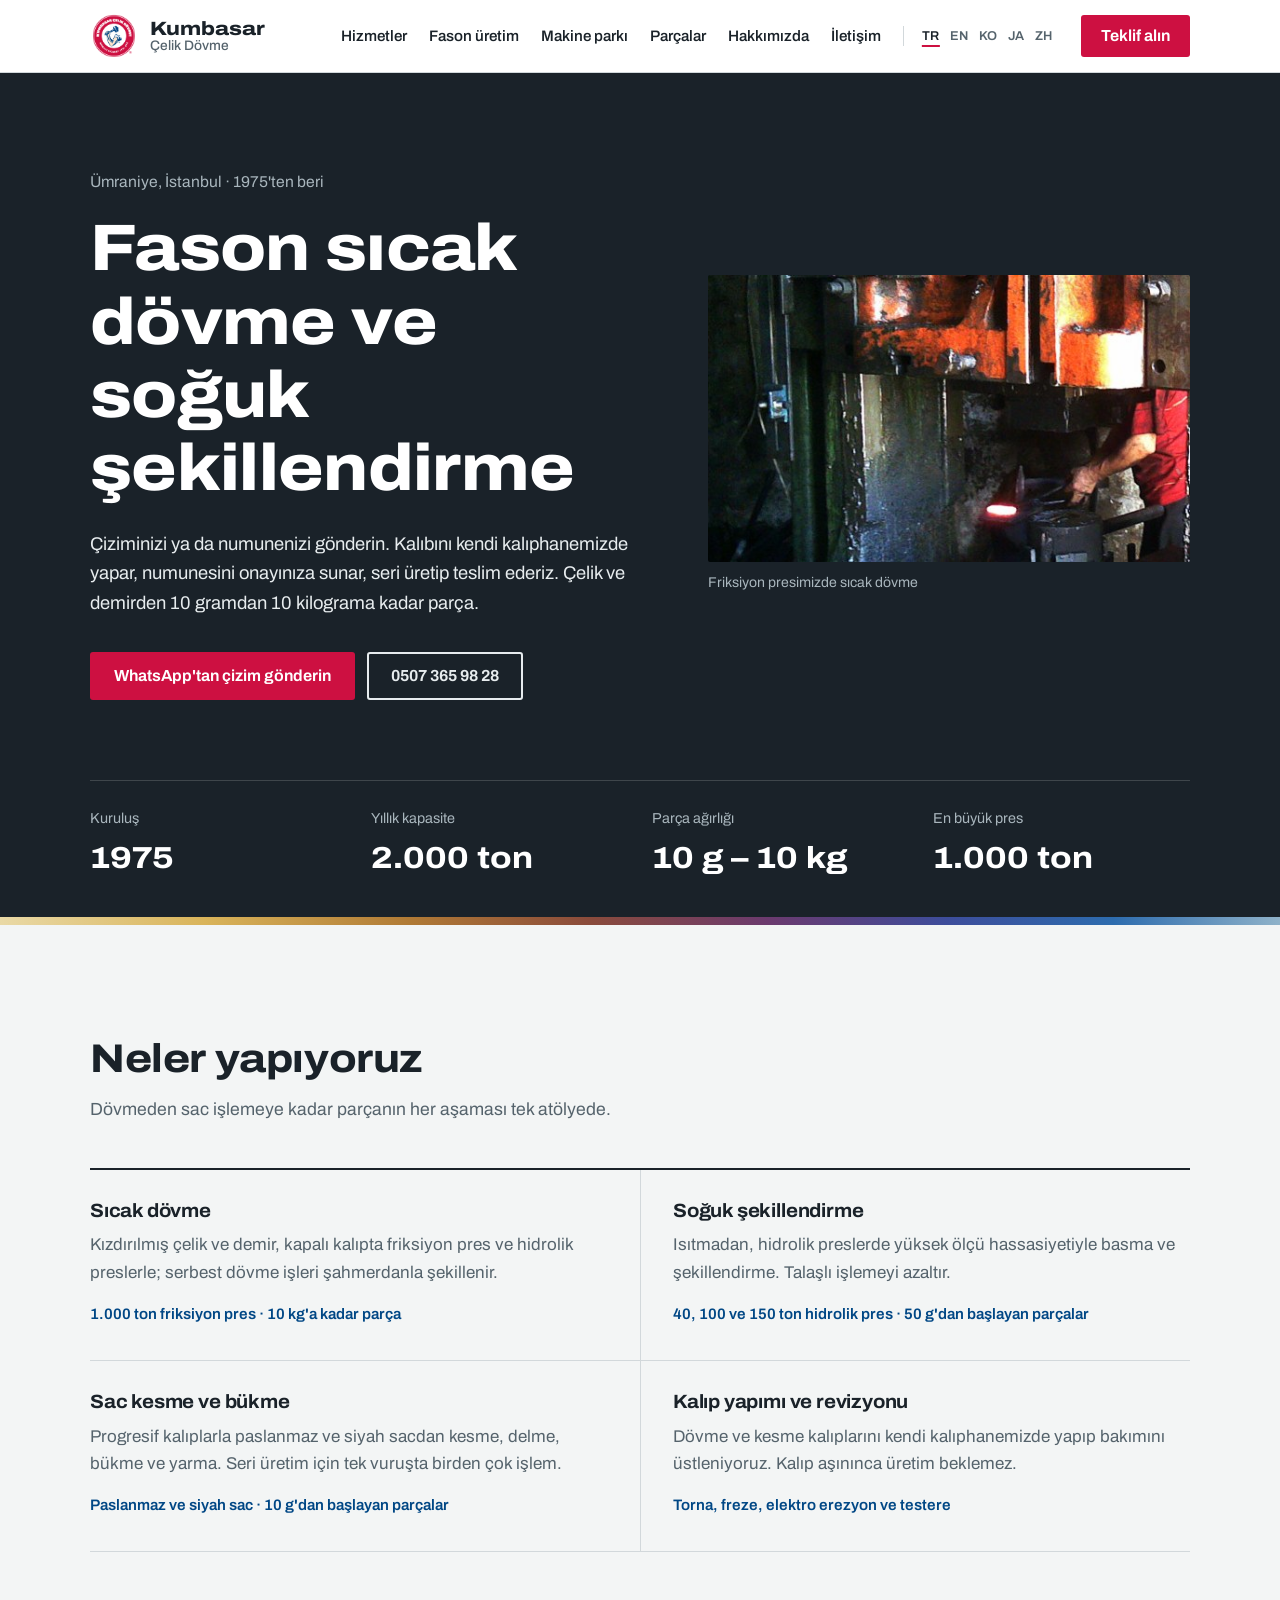
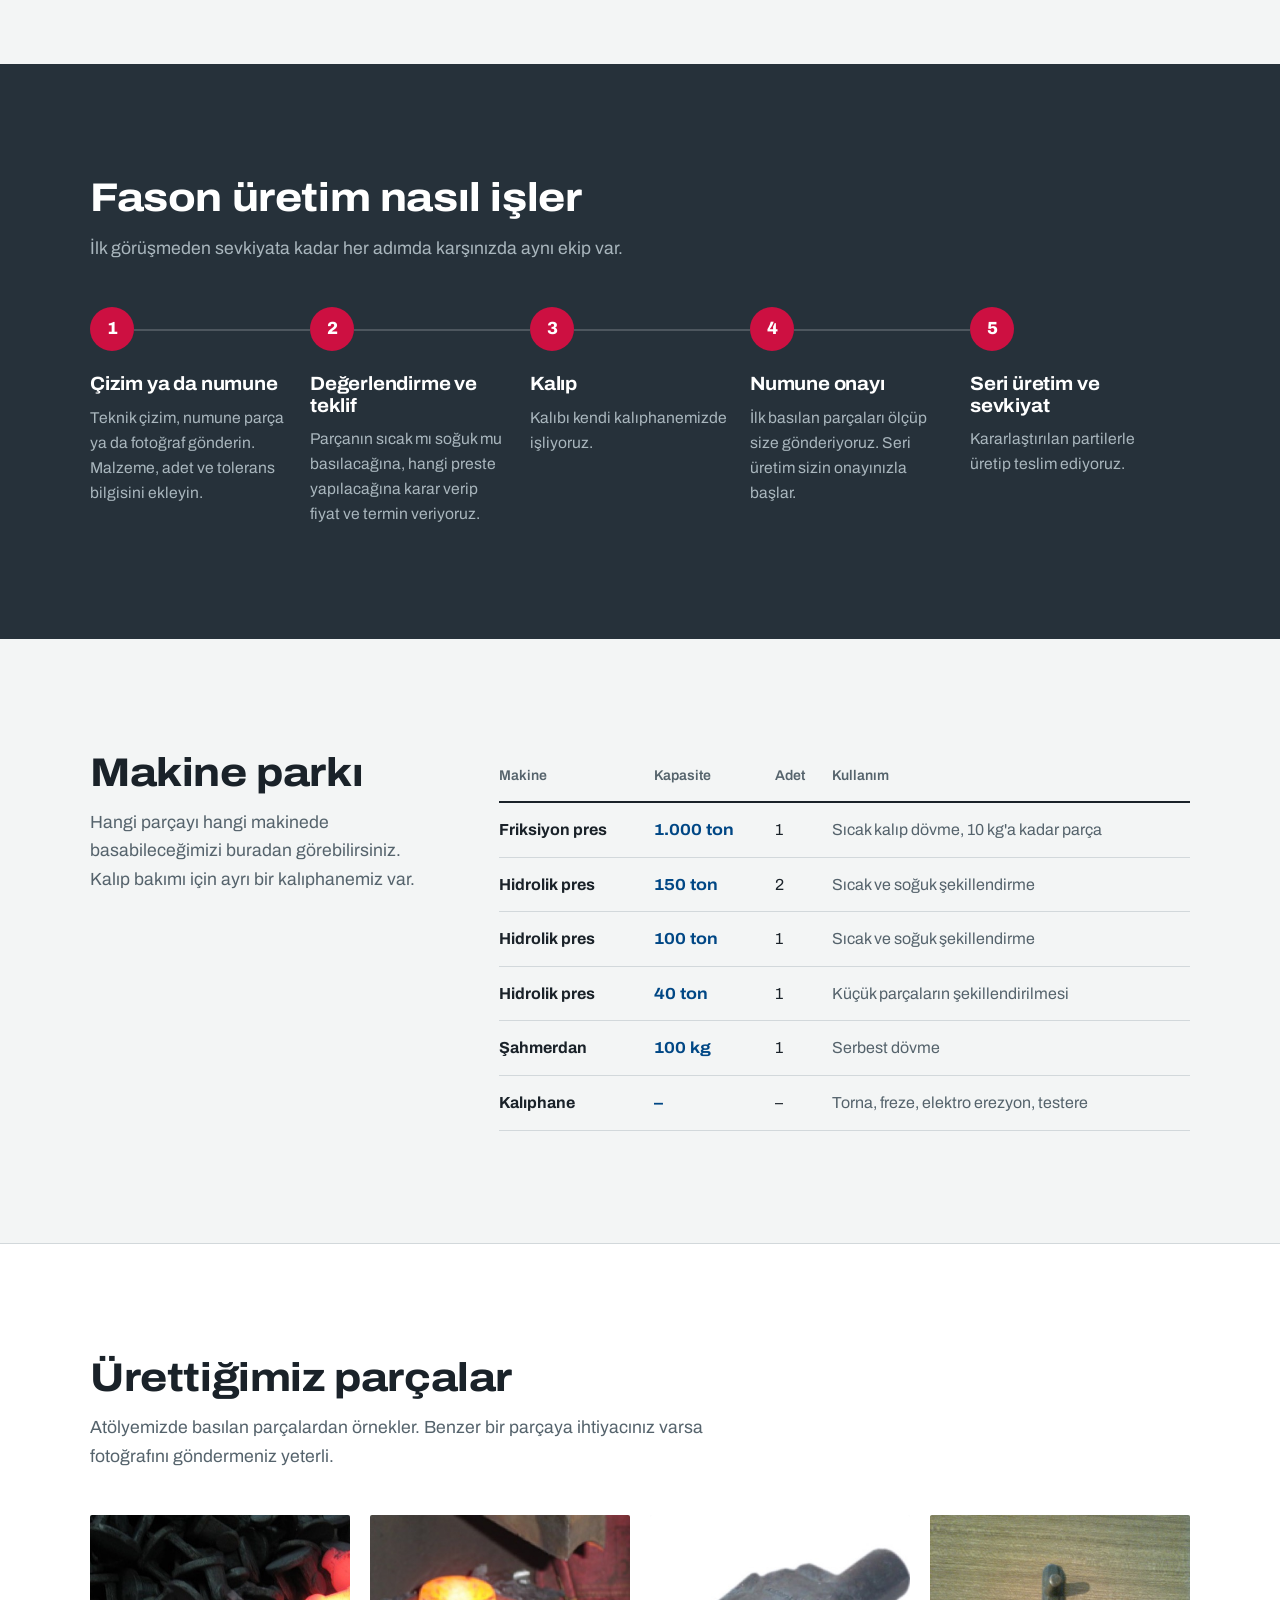
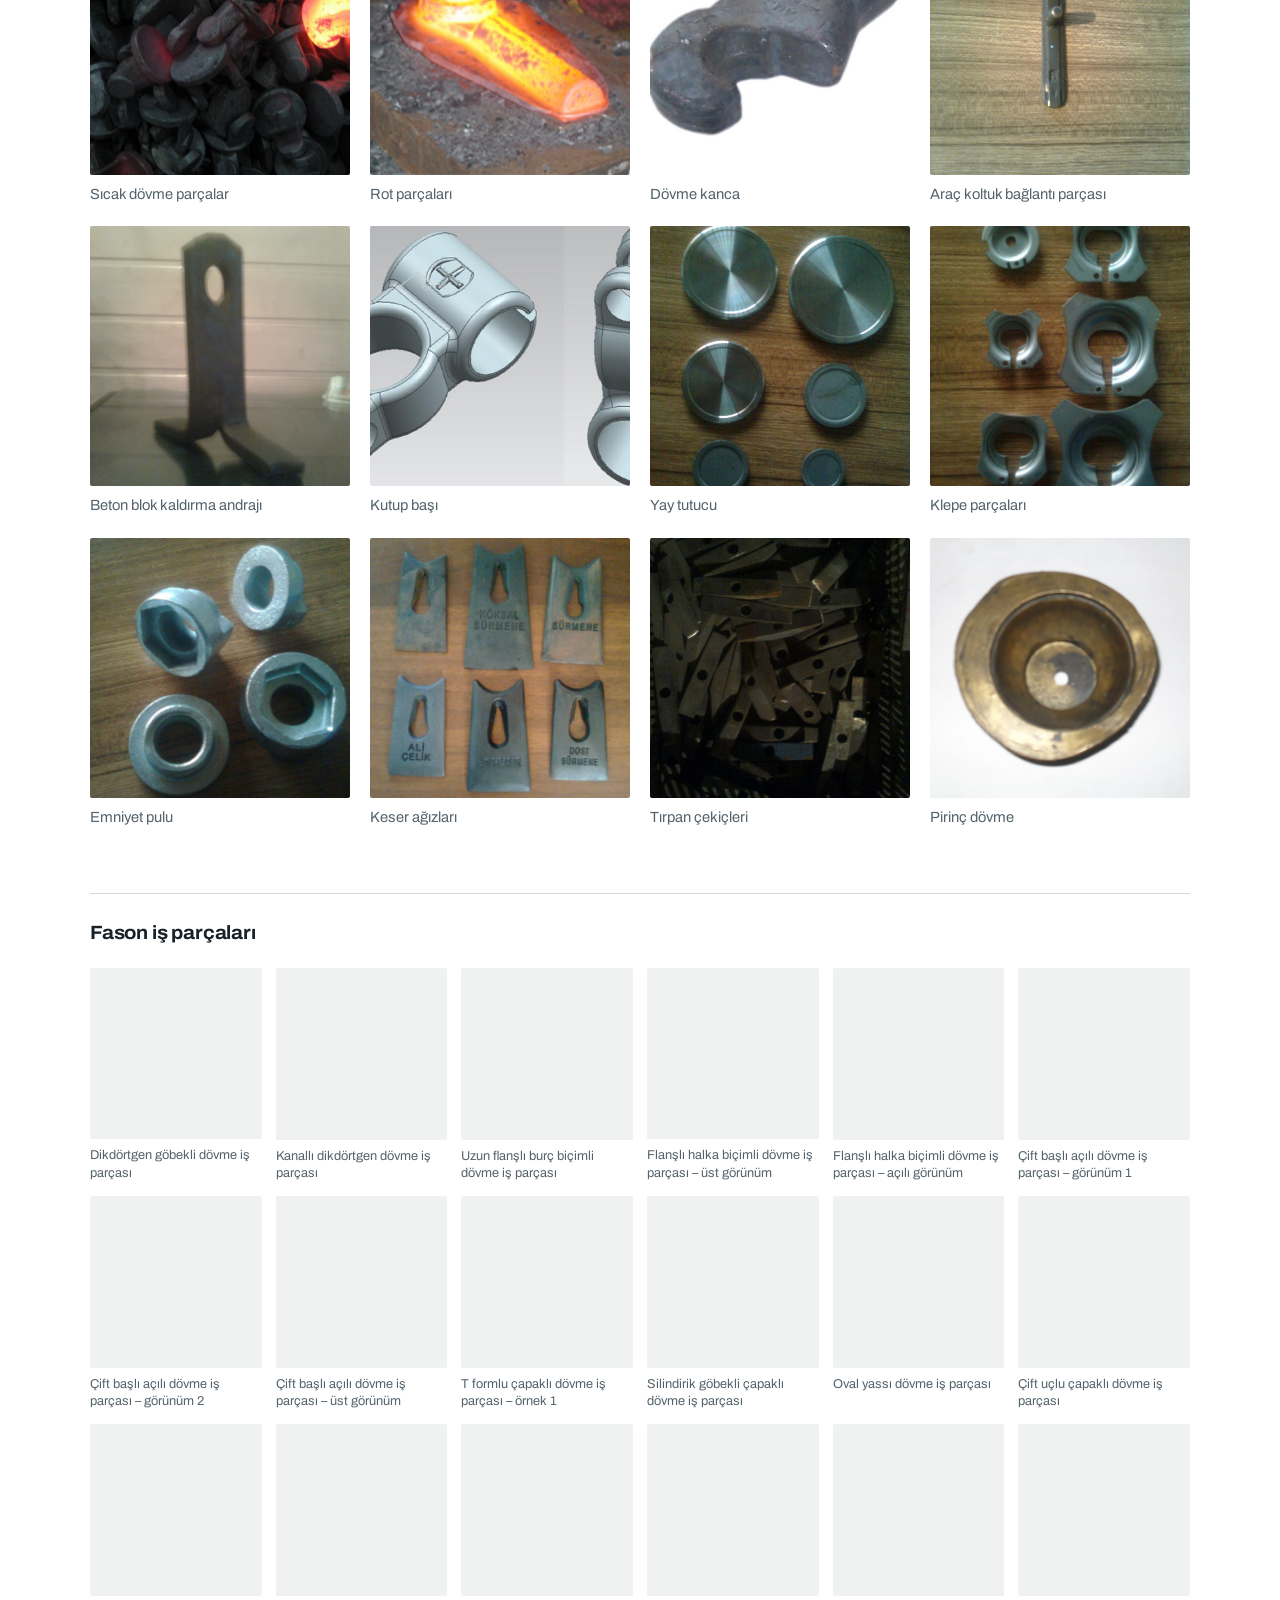
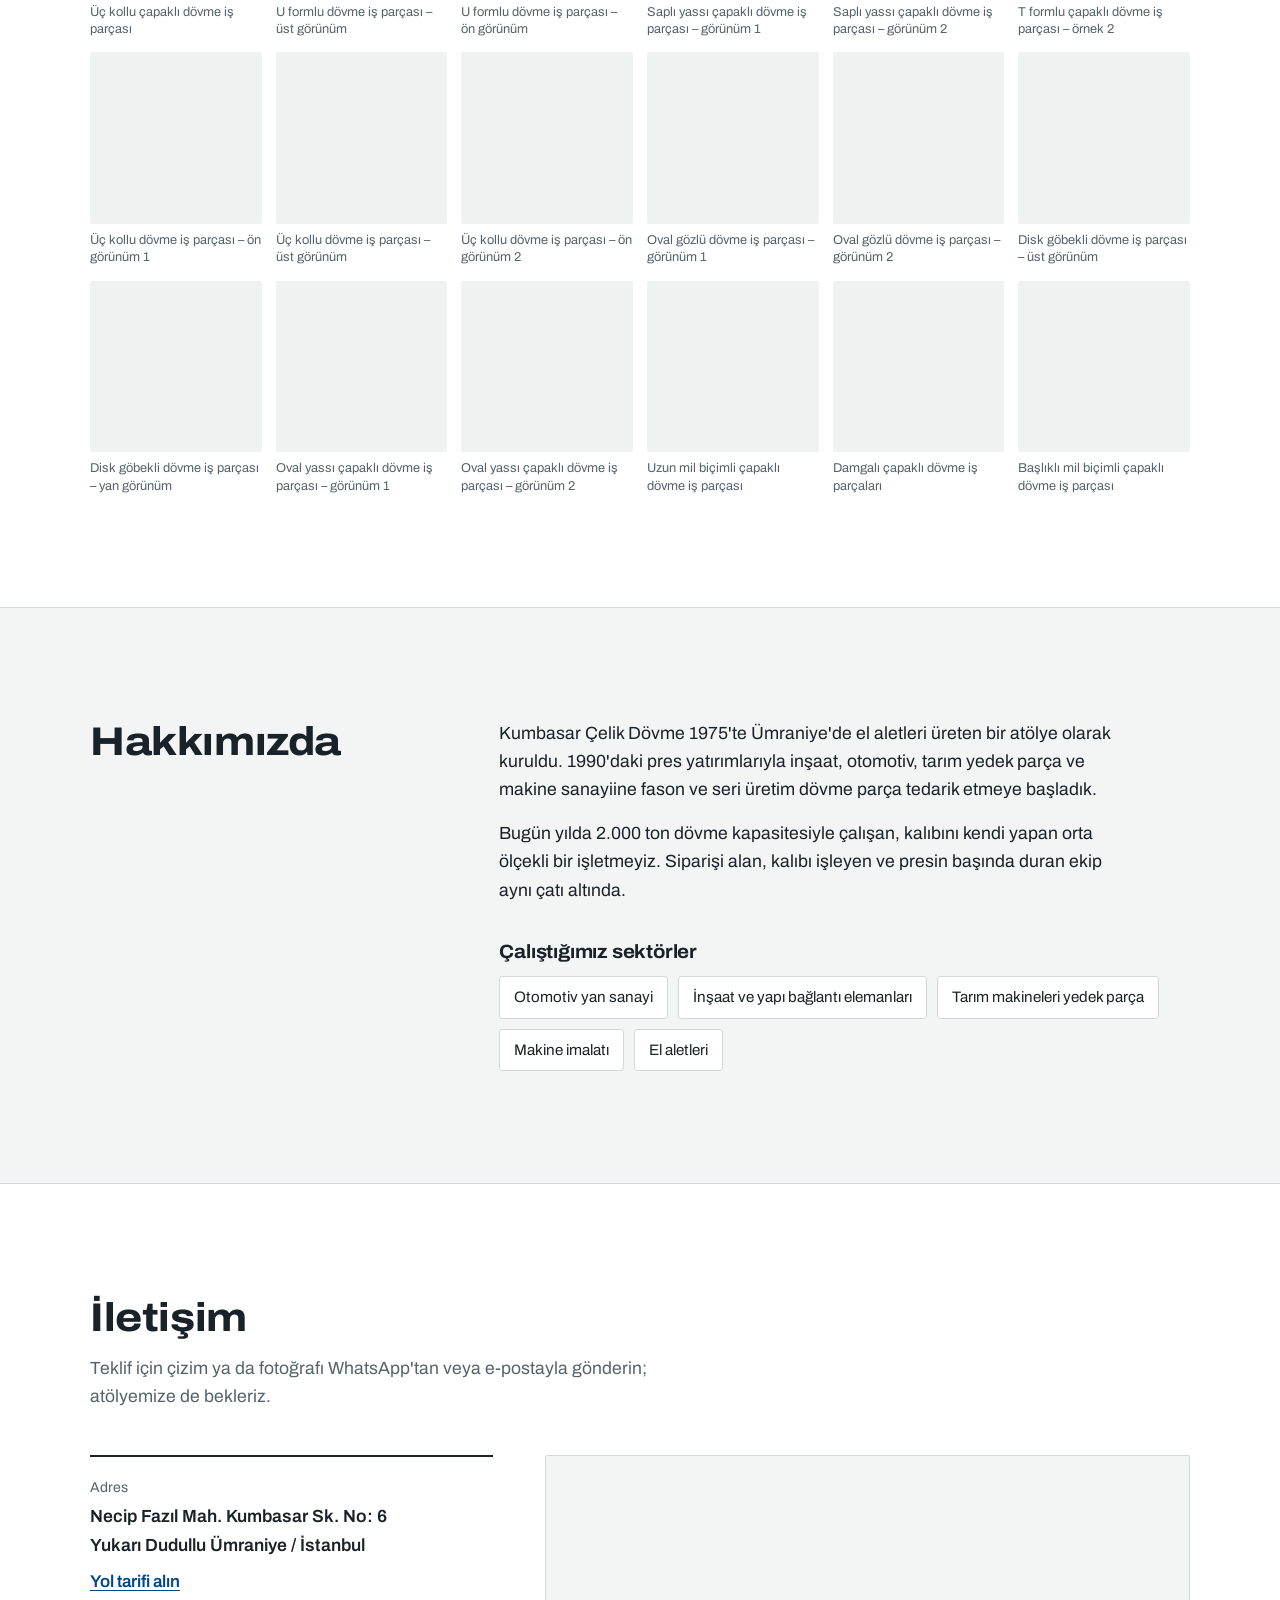
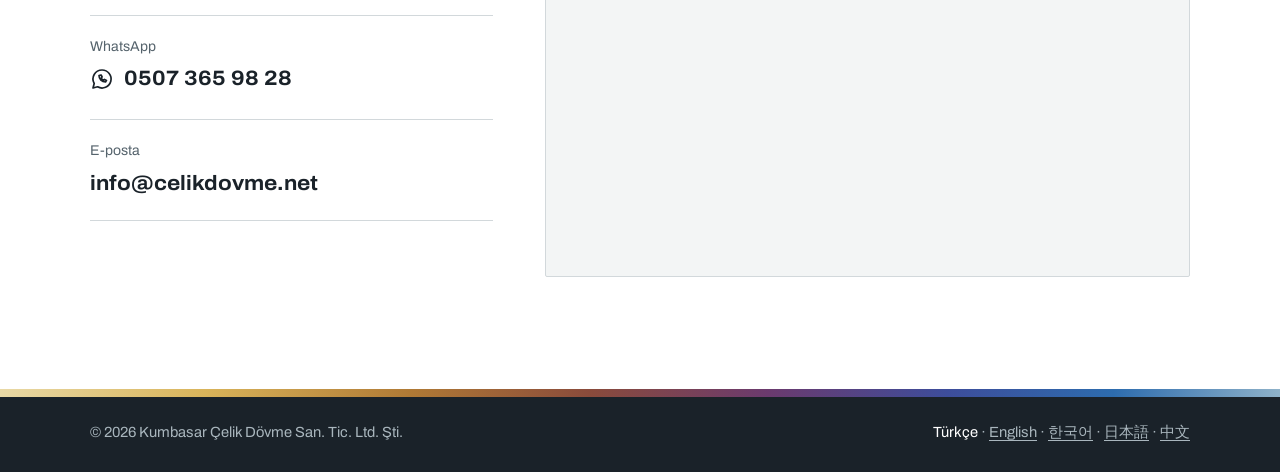
<file: celik-dovme.html>
<!doctype html>
<html lang="tr">
<head>
<meta charset="UTF-8">
<title>Kumbasar Çelik Dövme</title>
<meta name="robots" content="noindex">
<link rel="canonical" href="https://celikdovme.net/#hizmetler">
<meta http-equiv="refresh" content="0; url=./#hizmetler">
</head>
<body>
<p>Sayfa taşındı: <a href="./#hizmetler">Kumbasar Çelik Dövme</a></p>
</body>
</html>
</file>
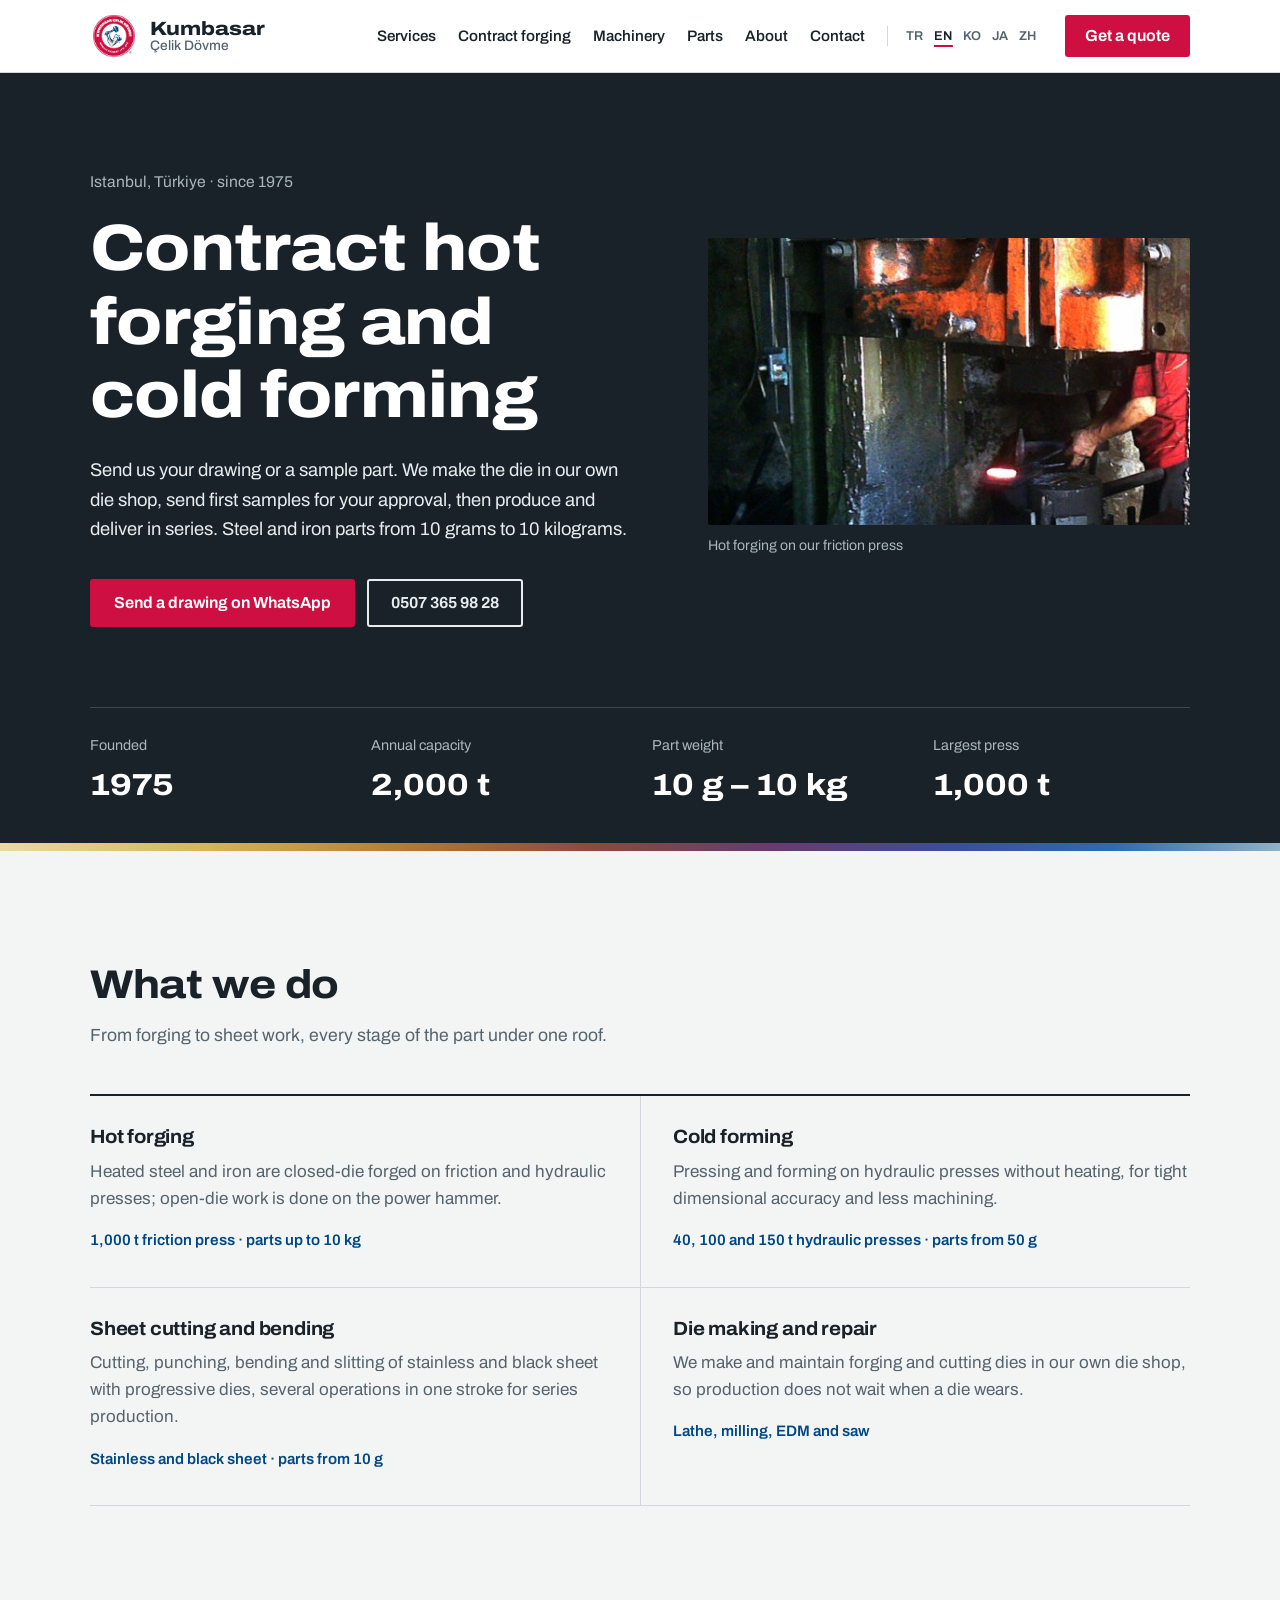
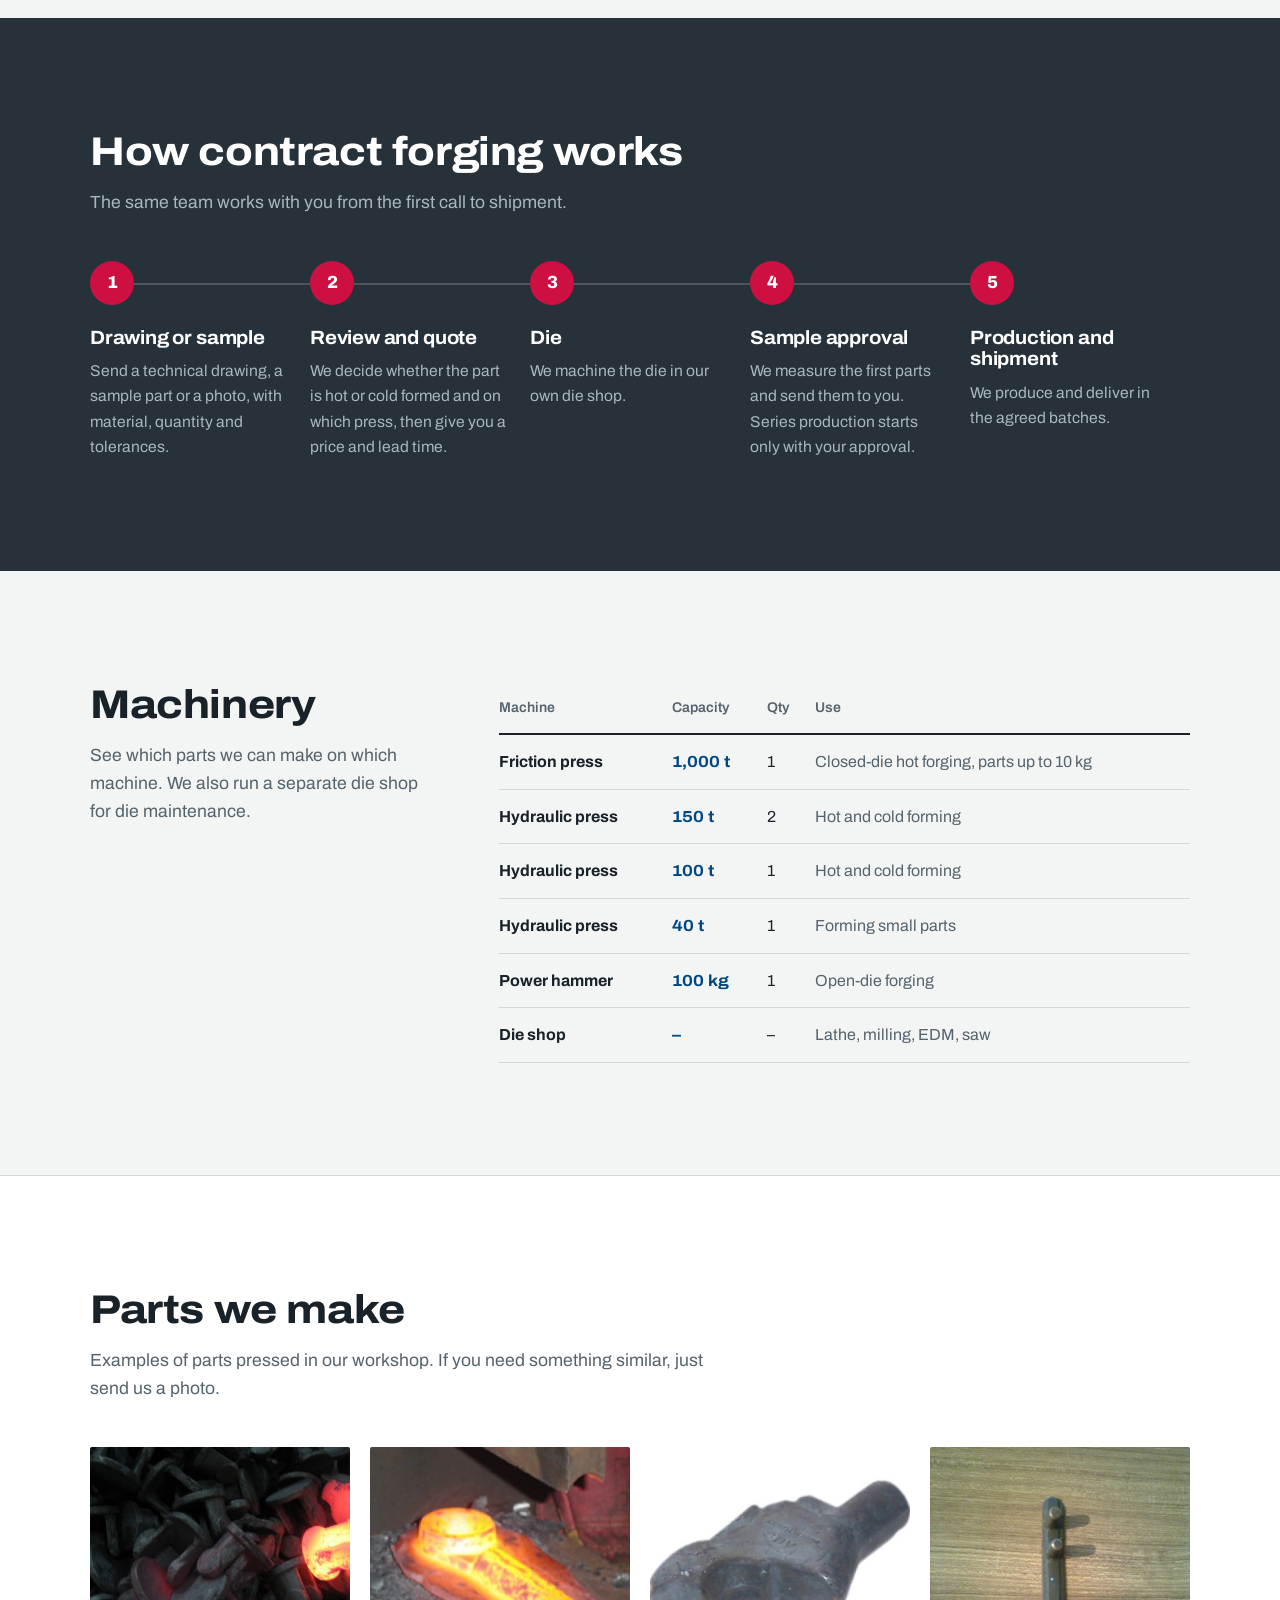
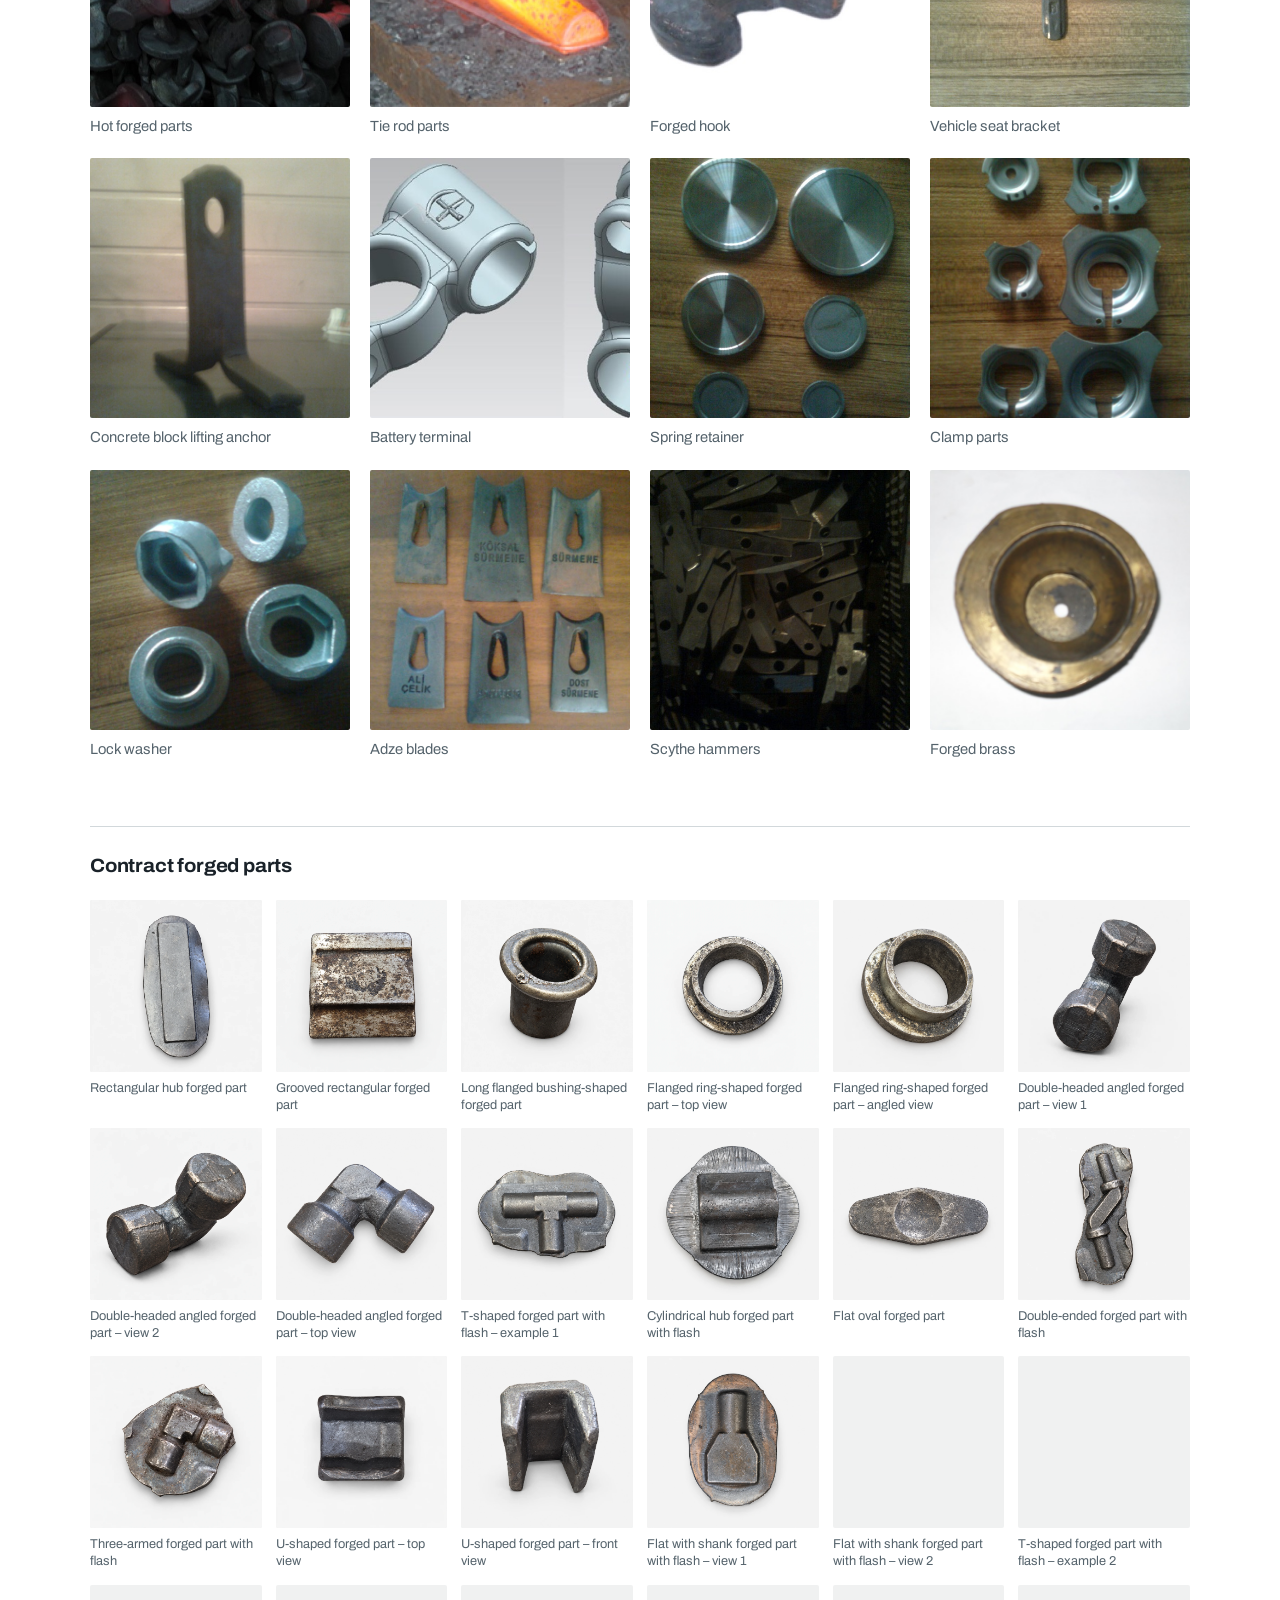
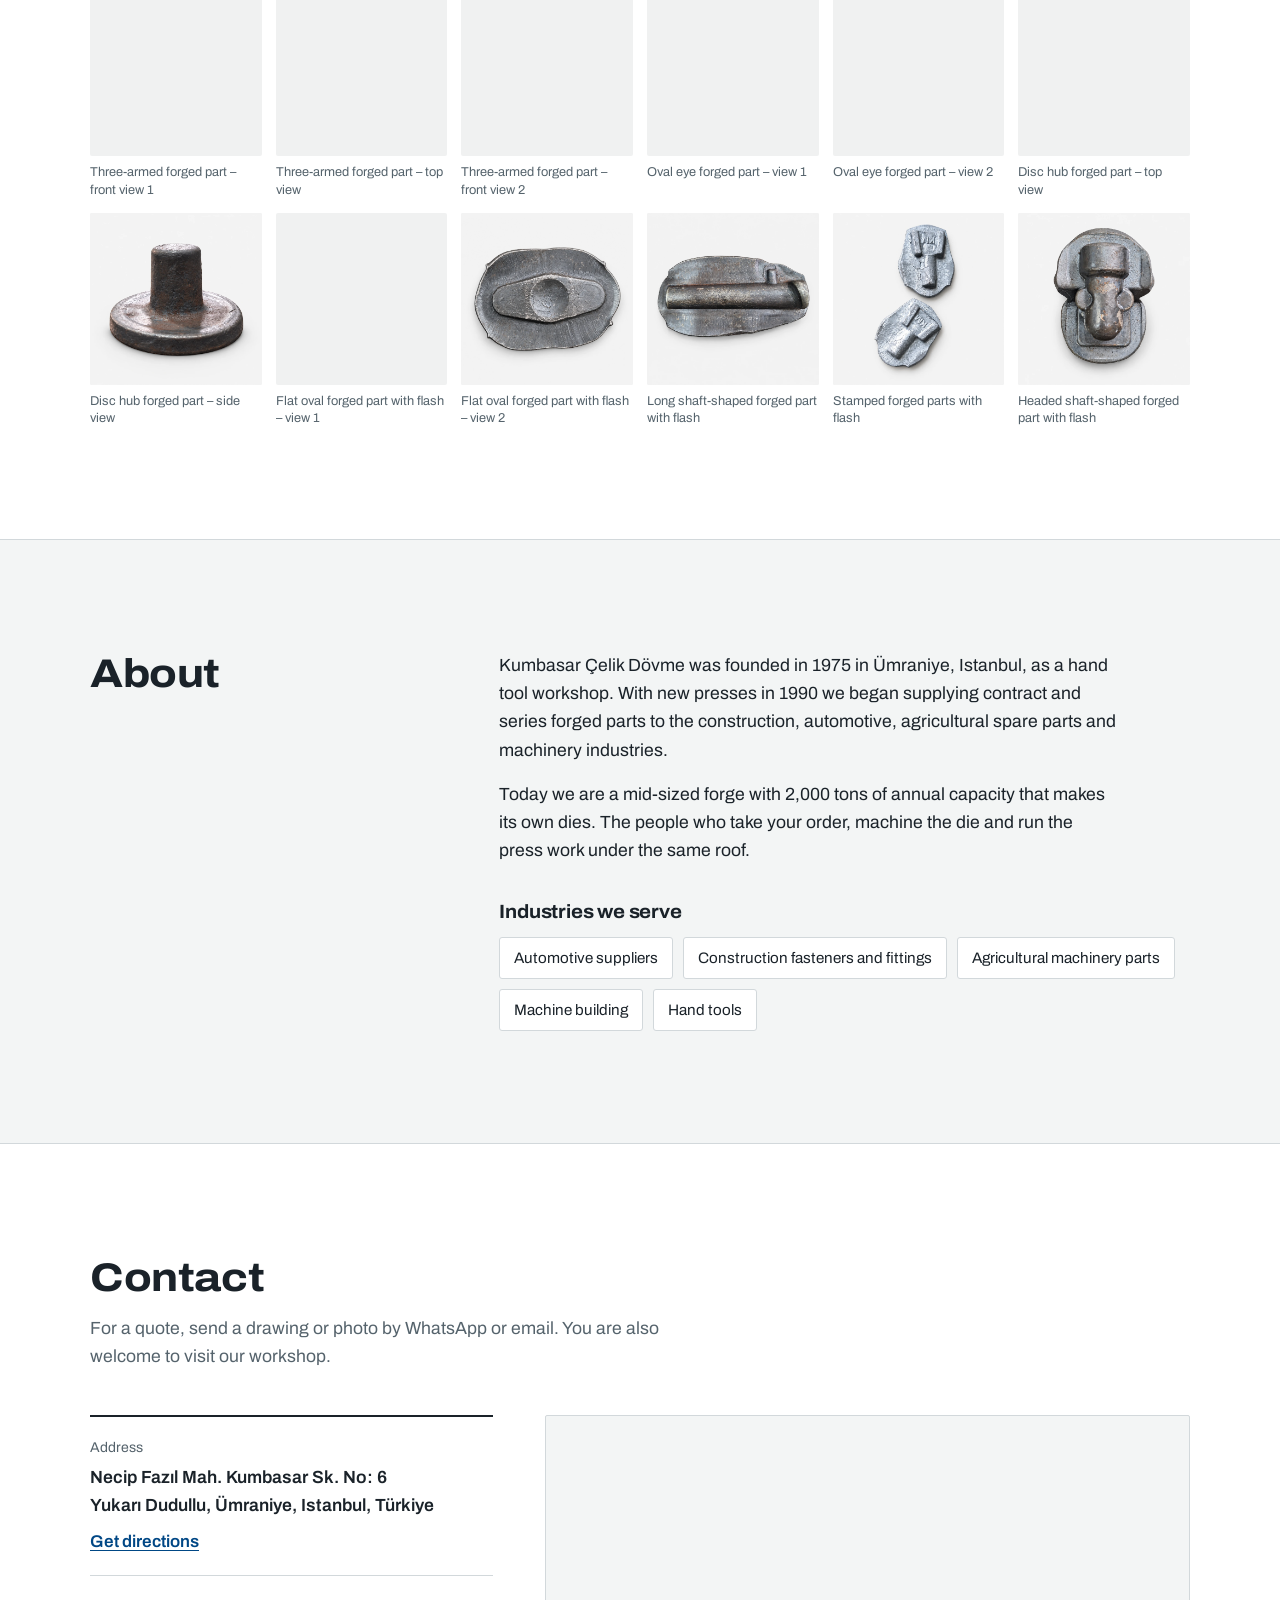
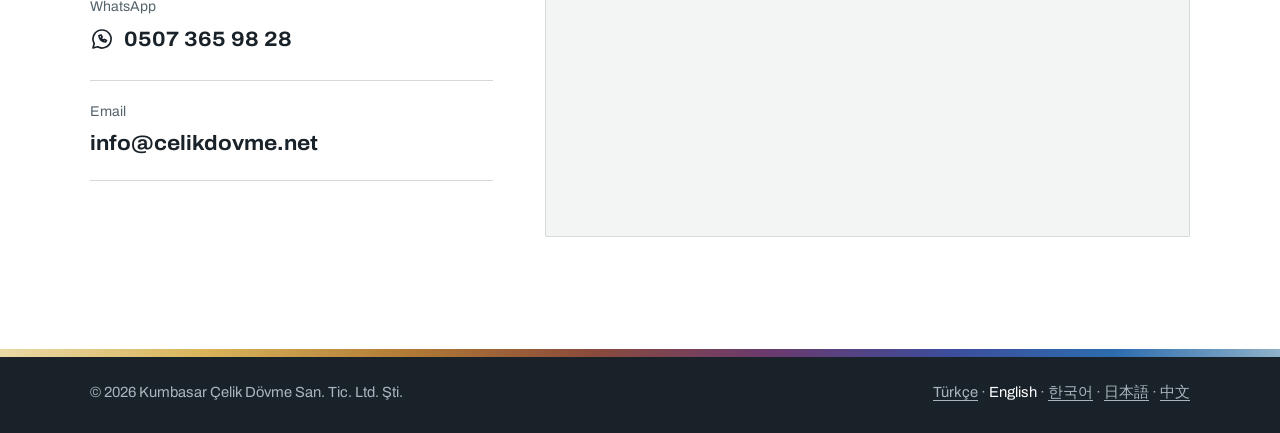
<file: en.html>
<!doctype html>
<html lang="en">
<head>
<meta charset="UTF-8">
<meta name="viewport" content="width=device-width, initial-scale=1.0">
<title>Kumbasar Çelik Dövme | Contract Hot Forging and Cold Forming – Istanbul, Türkiye</title>
<meta name="description" content="Contract hot forging, cold forming and progressive-die sheet cutting in Istanbul since 1975. Steel and iron parts from 10 g to 10 kg, 2,000 tons a year, with our own die shop.">
<link rel="canonical" href="https://celikdovme.net/en.html">
<link rel="alternate" hreflang="tr" href="https://celikdovme.net/">
<link rel="alternate" hreflang="en" href="https://celikdovme.net/en.html">
<link rel="alternate" hreflang="ko" href="https://celikdovme.net/ko.html">
<link rel="alternate" hreflang="ja" href="https://celikdovme.net/ja.html">
<link rel="alternate" hreflang="zh-Hans" href="https://celikdovme.net/zh.html">
<link rel="alternate" hreflang="x-default" href="https://celikdovme.net/">
<meta property="og:type" content="website">
<meta property="og:locale" content="en_US">
<meta property="og:title" content="Kumbasar Çelik Dövme | Contract Hot Forging and Cold Forming">
<meta property="og:description" content="Contract steel and iron forging in Istanbul since 1975. Parts from 10 g to 10 kg, 2,000 tons a year.">
<meta property="og:url" content="https://celikdovme.net/en.html">
<meta property="og:image" content="https://celikdovme.net/images/hero-dovme-presi.jpg">
<meta name="theme-color" content="#1A2229">
<link rel="icon" type="image/png" sizes="32x32" href="images/favicon-32.png">
<link rel="apple-touch-icon" href="images/favicon-180.png">
<link rel="preload" href="fonts/archivo-latin.woff2" as="font" type="font/woff2" crossorigin>
<link rel="stylesheet" href="css/style.css">
<script type="application/ld+json">
{
  "@context": "https://schema.org",
  "@type": "LocalBusiness",
  "name": "Kumbasar Çelik Dövme San. Tic. Ltd. Şti.",
  "alternateName": "Kumbasar Çelik Dövme",
  "url": "https://celikdovme.net/en.html",
  "logo": "https://celikdovme.net/images/logo.png",
  "image": "https://celikdovme.net/images/hero-dovme-presi.jpg",
  "foundingDate": "1975",
  "description": "Contract hot forging, cold forming and progressive-die sheet cutting. Steel and iron parts from 10 g to 10 kg, 2,000 tons a year.",
  "address": {
    "@type": "PostalAddress",
    "streetAddress": "Necip Fazıl Mahallesi, Kumbasar Sokak No: 6, Yukarı Dudullu",
    "addressLocality": "Ümraniye",
    "addressRegion": "İstanbul",
    "addressCountry": "TR"
  },
  "email": "info@celikdovme.net",
  "telephone": "+90-507-365-98-28",
  "inLanguage": "en"
}
</script>
</head>
<body>
<a class="skip" href="#icerik">Skip to content</a>

<header class="site-header">
  <div class="wrap header-row">
    <a class="brand" href="en.html" aria-label="Kumbasar Çelik Dövme home">
      <img src="images/logo.png" alt="" width="48" height="48">
      <span class="brand-name">Kumbasar<span>Çelik Dövme</span></span>
    </a>
    <nav class="nav" id="nav" aria-label="Main menu">
      <a href="#hizmetler">Services</a>
      <a href="#fason">Contract forging</a>
      <a href="#makine-parki">Machinery</a>
      <a href="#parcalar">Parts</a>
      <a href="#hakkimizda">About</a>
      <a href="#iletisim">Contact</a>
      <span class="langs"><a href="./" hreflang="tr" lang="tr">TR</a><a href="en.html" hreflang="en" lang="en" aria-current="true">EN</a><a href="ko.html" hreflang="ko" lang="ko">KO</a><a href="ja.html" hreflang="ja" lang="ja">JA</a><a href="zh.html" hreflang="zh-Hans" lang="zh-Hans">ZH</a></span>
    </nav>
    <a class="btn btn-red header-cta" href="#iletisim">Get a quote</a>
    <button class="menu-btn" id="menuBtn" type="button" aria-controls="nav" aria-expanded="false">
      <span class="sr">Open menu</span>
      <svg viewBox="0 0 24 24" aria-hidden="true"><path d="M4 7h16M4 12h16M4 17h16"/></svg>
    </button>
  </div>
</header>

<main id="icerik">

  <section class="hero">
    <div class="wrap hero-grid">
      <div class="hero-text">
        <p class="hero-kicker">Istanbul, Türkiye · since 1975</p>
        <h1>Contract hot forging and cold forming</h1>
        <p class="hero-lede">Send us your drawing or a sample part. We make the die in our own die shop, send first samples for your approval, then produce and deliver in series. Steel and iron parts from 10 grams to 10 kilograms.</p>
        <div class="hero-actions">
          <a class="btn btn-red" href="https://wa.me/905073659828?text=Hello%2C%20I%20would%20like%20a%20quote%20for%20contract%20forging." target="_blank" rel="noopener">Send a drawing on WhatsApp</a>
          <a class="btn btn-line" href="tel:+905073659828">0507 365 98 28</a>
        </div>
      </div>
      <figure class="hero-photo">
        <img src="images/hero-dovme-presi.jpg" alt="Hot steel being forged on the friction press in our workshop" width="518" height="308">
        <figcaption>Hot forging on our friction press</figcaption>
      </figure>
    </div>
    <div class="wrap">
      <dl class="facts">
        <div><dt>Founded</dt><dd>1975</dd></div>
        <div><dt>Annual capacity</dt><dd>2,000 t</dd></div>
        <div><dt>Part weight</dt><dd>10 g – 10 kg</dd></div>
        <div><dt>Largest press</dt><dd>1,000 t</dd></div>
      </dl>
    </div>
  </section>
  <div class="temper" role="presentation"></div>

  <section class="section" id="hizmetler">
    <div class="wrap">
      <div class="section-intro">
        <h2>What we do</h2>
        <p>From forging to sheet work, every stage of the part under one roof.</p>
      </div>
      <div class="services">
        <article class="service">
          <h3>Hot forging</h3>
          <p>Heated steel and iron are closed-die forged on friction and hydraulic presses; open-die work is done on the power hammer.</p>
          <p class="spec">1,000 t friction press · parts up to 10 kg</p>
        </article>
        <article class="service">
          <h3>Cold forming</h3>
          <p>Pressing and forming on hydraulic presses without heating, for tight dimensional accuracy and less machining.</p>
          <p class="spec">40, 100 and 150 t hydraulic presses · parts from 50 g</p>
        </article>
        <article class="service">
          <h3>Sheet cutting and bending</h3>
          <p>Cutting, punching, bending and slitting of stainless and black sheet with progressive dies, several operations in one stroke for series production.</p>
          <p class="spec">Stainless and black sheet · parts from 10 g</p>
        </article>
        <article class="service">
          <h3>Die making and repair</h3>
          <p>We make and maintain forging and cutting dies in our own die shop, so production does not wait when a die wears.</p>
          <p class="spec">Lathe, milling, EDM and saw</p>
        </article>
      </div>
    </div>
  </section>

  <section class="section section-dark" id="fason">
    <div class="wrap">
      <div class="section-intro">
        <h2>How contract forging works</h2>
        <p>The same team works with you from the first call to shipment.</p>
      </div>
      <ol class="steps">
        <li>
          <h3>Drawing or sample</h3>
          <p>Send a technical drawing, a sample part or a photo, with material, quantity and tolerances.</p>
        </li>
        <li>
          <h3>Review and quote</h3>
          <p>We decide whether the part is hot or cold formed and on which press, then give you a price and lead time.</p>
        </li>
        <li>
          <h3>Die</h3>
          <p>We machine the die in our own die shop.</p>
        </li>
        <li>
          <h3>Sample approval</h3>
          <p>We measure the first parts and send them to you. Series production starts only with your approval.</p>
        </li>
        <li>
          <h3>Production and shipment</h3>
          <p>We produce and deliver in the agreed batches.</p>
        </li>
      </ol>
    </div>
  </section>

  <section class="section" id="makine-parki">
    <div class="wrap two-col">
      <div class="section-intro">
        <h2>Machinery</h2>
        <p>See which parts we can make on which machine. We also run a separate die shop for die maintenance.</p>
      </div>
      <table class="machines">
        <thead>
          <tr><th scope="col">Machine</th><th scope="col">Capacity</th><th scope="col">Qty</th><th scope="col">Use</th></tr>
        </thead>
        <tbody>
          <tr><th scope="row">Friction press</th><td>1,000 t</td><td>1</td><td>Closed-die hot forging, parts up to 10 kg</td></tr>
          <tr><th scope="row">Hydraulic press</th><td>150 t</td><td>2</td><td>Hot and cold forming</td></tr>
          <tr><th scope="row">Hydraulic press</th><td>100 t</td><td>1</td><td>Hot and cold forming</td></tr>
          <tr><th scope="row">Hydraulic press</th><td>40 t</td><td>1</td><td>Forming small parts</td></tr>
          <tr><th scope="row">Power hammer</th><td>100 kg</td><td>1</td><td>Open-die forging</td></tr>
          <tr><th scope="row">Die shop</th><td>–</td><td>–</td><td>Lathe, milling, EDM, saw</td></tr>
        </tbody>
      </table>
    </div>
  </section>

  <section class="section section-tint" id="parcalar">
    <div class="wrap">
      <div class="section-intro">
        <h2>Parts we make</h2>
        <p>Examples of parts pressed in our workshop. If you need something similar, just send us a photo.</p>
      </div>
      <div class="gallery">
        <figure><img src="images/urun-sicak-dovme-parcalar.jpg" alt="Hot forged parts" loading="lazy" width="640" height="640"><figcaption>Hot forged parts</figcaption></figure>
        <figure><img src="images/urun-sicak-dovme-rot.jpg" alt="Hot forged tie rod parts" loading="lazy" width="640" height="640"><figcaption>Tie rod parts</figcaption></figure>
        <figure><img src="images/urun-sicak-dovme-kanca.jpg" alt="Hot forged hook" loading="lazy" width="640" height="640"><figcaption>Forged hook</figcaption></figure>
        <figure><img src="images/urun-arac-koltuk-baglanti.jpg" alt="Vehicle seat bracket" loading="lazy" width="640" height="640"><figcaption>Vehicle seat bracket</figcaption></figure>
        <figure><img src="images/urun-beton-blok-andraji.jpg" alt="Concrete block lifting anchor" loading="lazy" width="640" height="640"><figcaption>Concrete block lifting anchor</figcaption></figure>
        <figure><img src="images/urun-kutup-basi.jpg" alt="Battery terminal" loading="lazy" width="640" height="640"><figcaption>Battery terminal</figcaption></figure>
        <figure><img src="images/urun-yay-tutucu.jpg" alt="Spring retainer" loading="lazy" width="640" height="640"><figcaption>Spring retainer</figcaption></figure>
        <figure><img src="images/urun-klepe.jpg" alt="Clamp parts" loading="lazy" width="640" height="640"><figcaption>Clamp parts</figcaption></figure>
        <figure><img src="images/urun-emniyet-pulu.jpg" alt="Lock washer" loading="lazy" width="640" height="640"><figcaption>Lock washer</figcaption></figure>
        <figure><img src="images/urun-keser-agizlari.jpg" alt="Adze blades" loading="lazy" width="640" height="640"><figcaption>Adze blades</figcaption></figure>
        <figure><img src="images/urun-tirpan-cekicleri.jpg" alt="Scythe hammers" loading="lazy" width="640" height="640"><figcaption>Scythe hammers</figcaption></figure>
        <figure><img src="images/urun-princ-dovme.jpg" alt="Forged brass parts" loading="lazy" width="640" height="640"><figcaption>Forged brass</figcaption></figure>
      </div>

      <h3 class="gallery-title">Contract forged parts</h3>
      <div class="gallery gallery-small">
        <figure><a href="images/fason-is-parcalari/kumbasar-fason-dovme-dikdortgen-gobekli.webp"><img src="images/fason-is-parcalari/kumbasar-fason-dovme-dikdortgen-gobekli.webp" alt="Kumbasar Çelik Dövme contract forged part: Rectangular hub forged part" loading="lazy" decoding="async" width="1254" height="1254"></a><figcaption>Rectangular hub forged part</figcaption></figure>
        <figure><a href="images/fason-is-parcalari/kumbasar-fason-dovme-kanalli-dikdortgen.webp"><img src="images/fason-is-parcalari/kumbasar-fason-dovme-kanalli-dikdortgen.webp" alt="Kumbasar Çelik Dövme contract forged part: Grooved rectangular forged part" loading="lazy" decoding="async" width="1254" height="1254"></a><figcaption>Grooved rectangular forged part</figcaption></figure>
        <figure><a href="images/fason-is-parcalari/kumbasar-fason-dovme-uzun-flansli-burc.webp"><img src="images/fason-is-parcalari/kumbasar-fason-dovme-uzun-flansli-burc.webp" alt="Kumbasar Çelik Dövme contract forged part: Long flanged bushing-shaped forged part" loading="lazy" decoding="async" width="1254" height="1254"></a><figcaption>Long flanged bushing-shaped forged part</figcaption></figure>
        <figure><a href="images/fason-is-parcalari/kumbasar-fason-dovme-flansli-halka-ust.webp"><img src="images/fason-is-parcalari/kumbasar-fason-dovme-flansli-halka-ust.webp" alt="Kumbasar Çelik Dövme contract forged part: Flanged ring-shaped forged part – top view" loading="lazy" decoding="async" width="1254" height="1254"></a><figcaption>Flanged ring-shaped forged part – top view</figcaption></figure>
        <figure><a href="images/fason-is-parcalari/kumbasar-fason-dovme-flansli-halka-acili.webp"><img src="images/fason-is-parcalari/kumbasar-fason-dovme-flansli-halka-acili.webp" alt="Kumbasar Çelik Dövme contract forged part: Flanged ring-shaped forged part – angled view" loading="lazy" decoding="async" width="1254" height="1254"></a><figcaption>Flanged ring-shaped forged part – angled view</figcaption></figure>
        <figure><a href="images/fason-is-parcalari/kumbasar-fason-dovme-cift-basli-acili-01.webp"><img src="images/fason-is-parcalari/kumbasar-fason-dovme-cift-basli-acili-01.webp" alt="Kumbasar Çelik Dövme contract forged part: Double-headed angled forged part – view 1" loading="lazy" decoding="async" width="1254" height="1254"></a><figcaption>Double-headed angled forged part – view 1</figcaption></figure>
        <figure><a href="images/fason-is-parcalari/kumbasar-fason-dovme-cift-basli-acili-02.webp"><img src="images/fason-is-parcalari/kumbasar-fason-dovme-cift-basli-acili-02.webp" alt="Kumbasar Çelik Dövme contract forged part: Double-headed angled forged part – view 2" loading="lazy" decoding="async" width="1254" height="1254"></a><figcaption>Double-headed angled forged part – view 2</figcaption></figure>
        <figure><a href="images/fason-is-parcalari/kumbasar-fason-dovme-cift-basli-ust.webp"><img src="images/fason-is-parcalari/kumbasar-fason-dovme-cift-basli-ust.webp" alt="Kumbasar Çelik Dövme contract forged part: Double-headed angled forged part – top view" loading="lazy" decoding="async" width="1254" height="1254"></a><figcaption>Double-headed angled forged part – top view</figcaption></figure>
        <figure><a href="images/fason-is-parcalari/kumbasar-fason-dovme-t-formlu-capakli-01.webp"><img src="images/fason-is-parcalari/kumbasar-fason-dovme-t-formlu-capakli-01.webp" alt="Kumbasar Çelik Dövme contract forged part: T-shaped forged part with flash – example 1" loading="lazy" decoding="async" width="1254" height="1254"></a><figcaption>T-shaped forged part with flash – example 1</figcaption></figure>
        <figure><a href="images/fason-is-parcalari/kumbasar-fason-dovme-silindirik-gobekli.webp"><img src="images/fason-is-parcalari/kumbasar-fason-dovme-silindirik-gobekli.webp" alt="Kumbasar Çelik Dövme contract forged part: Cylindrical hub forged part with flash" loading="lazy" decoding="async" width="1254" height="1254"></a><figcaption>Cylindrical hub forged part with flash</figcaption></figure>
        <figure><a href="images/fason-is-parcalari/kumbasar-fason-dovme-oval-yassi.webp"><img src="images/fason-is-parcalari/kumbasar-fason-dovme-oval-yassi.webp" alt="Kumbasar Çelik Dövme contract forged part: Flat oval forged part" loading="lazy" decoding="async" width="1254" height="1254"></a><figcaption>Flat oval forged part</figcaption></figure>
        <figure><a href="images/fason-is-parcalari/kumbasar-fason-dovme-cift-uclu-capakli.webp"><img src="images/fason-is-parcalari/kumbasar-fason-dovme-cift-uclu-capakli.webp" alt="Kumbasar Çelik Dövme contract forged part: Double-ended forged part with flash" loading="lazy" decoding="async" width="1254" height="1254"></a><figcaption>Double-ended forged part with flash</figcaption></figure>
        <figure><a href="images/fason-is-parcalari/kumbasar-fason-dovme-uc-kollu-capakli.webp"><img src="images/fason-is-parcalari/kumbasar-fason-dovme-uc-kollu-capakli.webp" alt="Kumbasar Çelik Dövme contract forged part: Three-armed forged part with flash" loading="lazy" decoding="async" width="1254" height="1254"></a><figcaption>Three-armed forged part with flash</figcaption></figure>
        <figure><a href="images/fason-is-parcalari/kumbasar-fason-dovme-u-formlu-ust.webp"><img src="images/fason-is-parcalari/kumbasar-fason-dovme-u-formlu-ust.webp" alt="Kumbasar Çelik Dövme contract forged part: U-shaped forged part – top view" loading="lazy" decoding="async" width="1254" height="1254"></a><figcaption>U-shaped forged part – top view</figcaption></figure>
        <figure><a href="images/fason-is-parcalari/kumbasar-fason-dovme-u-formlu-on.webp"><img src="images/fason-is-parcalari/kumbasar-fason-dovme-u-formlu-on.webp" alt="Kumbasar Çelik Dövme contract forged part: U-shaped forged part – front view" loading="lazy" decoding="async" width="1254" height="1254"></a><figcaption>U-shaped forged part – front view</figcaption></figure>
        <figure><a href="images/fason-is-parcalari/kumbasar-fason-dovme-sapli-yassi-capakli-01.webp"><img src="images/fason-is-parcalari/kumbasar-fason-dovme-sapli-yassi-capakli-01.webp" alt="Kumbasar Çelik Dövme contract forged part: Flat with shank forged part with flash – view 1" loading="lazy" decoding="async" width="1254" height="1254"></a><figcaption>Flat with shank forged part with flash – view 1</figcaption></figure>
        <figure><a href="images/fason-is-parcalari/kumbasar-fason-dovme-sapli-yassi-capakli-02.webp"><img src="images/fason-is-parcalari/kumbasar-fason-dovme-sapli-yassi-capakli-02.webp" alt="Kumbasar Çelik Dövme contract forged part: Flat with shank forged part with flash – view 2" loading="lazy" decoding="async" width="1254" height="1254"></a><figcaption>Flat with shank forged part with flash – view 2</figcaption></figure>
        <figure><a href="images/fason-is-parcalari/kumbasar-fason-dovme-t-formlu-capakli-02.webp"><img src="images/fason-is-parcalari/kumbasar-fason-dovme-t-formlu-capakli-02.webp" alt="Kumbasar Çelik Dövme contract forged part: T-shaped forged part with flash – example 2" loading="lazy" decoding="async" width="1254" height="1254"></a><figcaption>T-shaped forged part with flash – example 2</figcaption></figure>
        <figure><a href="images/fason-is-parcalari/kumbasar-fason-dovme-uc-kollu-on-01.webp"><img src="images/fason-is-parcalari/kumbasar-fason-dovme-uc-kollu-on-01.webp" alt="Kumbasar Çelik Dövme contract forged part: Three-armed forged part – front view 1" loading="lazy" decoding="async" width="1254" height="1254"></a><figcaption>Three-armed forged part – front view 1</figcaption></figure>
        <figure><a href="images/fason-is-parcalari/kumbasar-fason-dovme-uc-kollu-ust.webp"><img src="images/fason-is-parcalari/kumbasar-fason-dovme-uc-kollu-ust.webp" alt="Kumbasar Çelik Dövme contract forged part: Three-armed forged part – top view" loading="lazy" decoding="async" width="1254" height="1254"></a><figcaption>Three-armed forged part – top view</figcaption></figure>
        <figure><a href="images/fason-is-parcalari/kumbasar-fason-dovme-uc-kollu-on-02.webp"><img src="images/fason-is-parcalari/kumbasar-fason-dovme-uc-kollu-on-02.webp" alt="Kumbasar Çelik Dövme contract forged part: Three-armed forged part – front view 2" loading="lazy" decoding="async" width="1254" height="1254"></a><figcaption>Three-armed forged part – front view 2</figcaption></figure>
        <figure><a href="images/fason-is-parcalari/kumbasar-fason-dovme-oval-gozlu-01.webp"><img src="images/fason-is-parcalari/kumbasar-fason-dovme-oval-gozlu-01.webp" alt="Kumbasar Çelik Dövme contract forged part: Oval eye forged part – view 1" loading="lazy" decoding="async" width="1254" height="1254"></a><figcaption>Oval eye forged part – view 1</figcaption></figure>
        <figure><a href="images/fason-is-parcalari/kumbasar-fason-dovme-oval-gozlu-02.webp"><img src="images/fason-is-parcalari/kumbasar-fason-dovme-oval-gozlu-02.webp" alt="Kumbasar Çelik Dövme contract forged part: Oval eye forged part – view 2" loading="lazy" decoding="async" width="1254" height="1254"></a><figcaption>Oval eye forged part – view 2</figcaption></figure>
        <figure><a href="images/fason-is-parcalari/kumbasar-fason-dovme-disk-gobekli-ust.webp"><img src="images/fason-is-parcalari/kumbasar-fason-dovme-disk-gobekli-ust.webp" alt="Kumbasar Çelik Dövme contract forged part: Disc hub forged part – top view" loading="lazy" decoding="async" width="1254" height="1254"></a><figcaption>Disc hub forged part – top view</figcaption></figure>
        <figure><a href="images/fason-is-parcalari/kumbasar-fason-dovme-disk-gobekli-yan.webp"><img src="images/fason-is-parcalari/kumbasar-fason-dovme-disk-gobekli-yan.webp" alt="Kumbasar Çelik Dövme contract forged part: Disc hub forged part – side view" loading="lazy" decoding="async" width="1254" height="1254"></a><figcaption>Disc hub forged part – side view</figcaption></figure>
        <figure><a href="images/fason-is-parcalari/kumbasar-fason-dovme-oval-yassi-capakli-01.webp"><img src="images/fason-is-parcalari/kumbasar-fason-dovme-oval-yassi-capakli-01.webp" alt="Kumbasar Çelik Dövme contract forged part: Flat oval forged part with flash – view 1" loading="lazy" decoding="async" width="1254" height="1254"></a><figcaption>Flat oval forged part with flash – view 1</figcaption></figure>
        <figure><a href="images/fason-is-parcalari/kumbasar-fason-dovme-oval-yassi-capakli-02.webp"><img src="images/fason-is-parcalari/kumbasar-fason-dovme-oval-yassi-capakli-02.webp" alt="Kumbasar Çelik Dövme contract forged part: Flat oval forged part with flash – view 2" loading="lazy" decoding="async" width="1254" height="1254"></a><figcaption>Flat oval forged part with flash – view 2</figcaption></figure>
        <figure><a href="images/fason-is-parcalari/kumbasar-fason-dovme-uzun-mil-capakli.webp"><img src="images/fason-is-parcalari/kumbasar-fason-dovme-uzun-mil-capakli.webp" alt="Kumbasar Çelik Dövme contract forged part: Long shaft-shaped forged part with flash" loading="lazy" decoding="async" width="1254" height="1254"></a><figcaption>Long shaft-shaped forged part with flash</figcaption></figure>
        <figure><a href="images/fason-is-parcalari/kumbasar-fason-dovme-damgali-capakli-cift.webp"><img src="images/fason-is-parcalari/kumbasar-fason-dovme-damgali-capakli-cift.webp" alt="Kumbasar Çelik Dövme contract forged part: Stamped forged parts with flash" loading="lazy" decoding="async" width="1254" height="1254"></a><figcaption>Stamped forged parts with flash</figcaption></figure>
        <figure><a href="images/fason-is-parcalari/kumbasar-fason-dovme-baslikli-mil-capakli.webp"><img src="images/fason-is-parcalari/kumbasar-fason-dovme-baslikli-mil-capakli.webp" alt="Kumbasar Çelik Dövme contract forged part: Headed shaft-shaped forged part with flash" loading="lazy" decoding="async" width="1254" height="1254"></a><figcaption>Headed shaft-shaped forged part with flash</figcaption></figure>
      </div>
    </div>
  </section>

  <section class="section" id="hakkimizda">
    <div class="wrap two-col">
      <div class="section-intro">
        <h2>About</h2>
      </div>
      <div class="about">
        <p>Kumbasar Çelik Dövme was founded in 1975 in Ümraniye, Istanbul, as a hand tool workshop. With new presses in 1990 we began supplying contract and series forged parts to the construction, automotive, agricultural spare parts and machinery industries.</p>
        <p>Today we are a mid-sized forge with 2,000 tons of annual capacity that makes its own dies. The people who take your order, machine the die and run the press work under the same roof.</p>
        <h3>Industries we serve</h3>
        <ul class="sectors">
          <li>Automotive suppliers</li>
          <li>Construction fasteners and fittings</li>
          <li>Agricultural machinery parts</li>
          <li>Machine building</li>
          <li>Hand tools</li>
        </ul>
      </div>
    </div>
  </section>

  <section class="contact" id="iletisim">
    <div class="wrap">
      <div class="section-intro">
        <h2>Contact</h2>
        <p>For a quote, send a drawing or photo by WhatsApp or email. You are also welcome to visit our workshop.</p>
      </div>
      <div class="contact-grid">
        <ul class="contact-list">
          <li>
            <span class="c-label">Address</span>
            <address>Necip Fazıl Mah. Kumbasar Sk. No: 6<br>Yukarı Dudullu, Ümraniye, Istanbul, Türkiye</address>
            <a class="c-link" href="https://www.google.com/maps/dir/?api=1&amp;destination=Necip%20Faz%C4%B1l%20Mahallesi%20Kumbasar%20Sokak%20No%206%20%C3%9Cmraniye%20%C4%B0stanbul" target="_blank" rel="noopener">Get directions</a>
          </li>
          <li>
            <span class="c-label">WhatsApp</span>
            <a class="c-value" href="https://wa.me/905073659828?text=Hello%2C%20I%20would%20like%20a%20quote%20for%20contract%20forging." target="_blank" rel="noopener">
              <svg viewBox="0 0 24 24" aria-hidden="true"><path d="M12 3a9 9 0 0 0-7.8 13.5L3 21l4.6-1.2A9 9 0 1 0 12 3Z"/><path d="M9 8.5c0 3.6 2.9 6.5 6.5 6.5l1-1.6-2-1-1 .9a5 5 0 0 1-2.3-2.3l.9-1-1-2Z"/></svg>
              0507 365 98 28
            </a>
          </li>
          <li>
            <span class="c-label">Email</span>
            <a class="c-value" href="mailto:info@celikdovme.net?subject=Contract%20forging%20quote%20request">info@celikdovme.net</a>
          </li>
        </ul>
        <div class="map">
          <iframe src="https://www.google.com/maps?q=Necip%20Faz%C4%B1l%20Mahallesi%2C%20Kumbasar%20Sokak%20No%3A6%2C%20Yukar%C4%B1%20Dudullu%2C%20%C3%9Cmraniye%2C%20%C4%B0stanbul&amp;output=embed" loading="lazy" referrerpolicy="no-referrer-when-downgrade" title="Kumbasar Çelik Dövme location, Yukarı Dudullu, Ümraniye, Istanbul"></iframe>
        </div>
      </div>
    </div>
  </section>

</main>

<footer class="site-footer">
  <div class="temper" role="presentation"></div>
  <div class="wrap footer-row">
    <p>© 2026 Kumbasar Çelik Dövme San. Tic. Ltd. Şti.</p>
    <p class="footer-langs"><a href="./" hreflang="tr" lang="tr">Türkçe</a> · <a href="en.html" hreflang="en" lang="en" aria-current="true">English</a> · <a href="ko.html" hreflang="ko" lang="ko">한국어</a> · <a href="ja.html" hreflang="ja" lang="ja">日本語</a> · <a href="zh.html" hreflang="zh-Hans" lang="zh-Hans">中文</a></p>
  </div>
</footer>

<nav class="quickbar" aria-label="Quick contact">
  <a href="tel:+905073659828">Call</a>
  <a href="https://wa.me/905073659828?text=Hello%2C%20I%20would%20like%20a%20quote%20for%20contract%20forging." target="_blank" rel="noopener">WhatsApp</a>
  <a href="#iletisim">Address</a>
</nav>

<script src="js/main.js" defer></script>
</body>
</html>
</file>
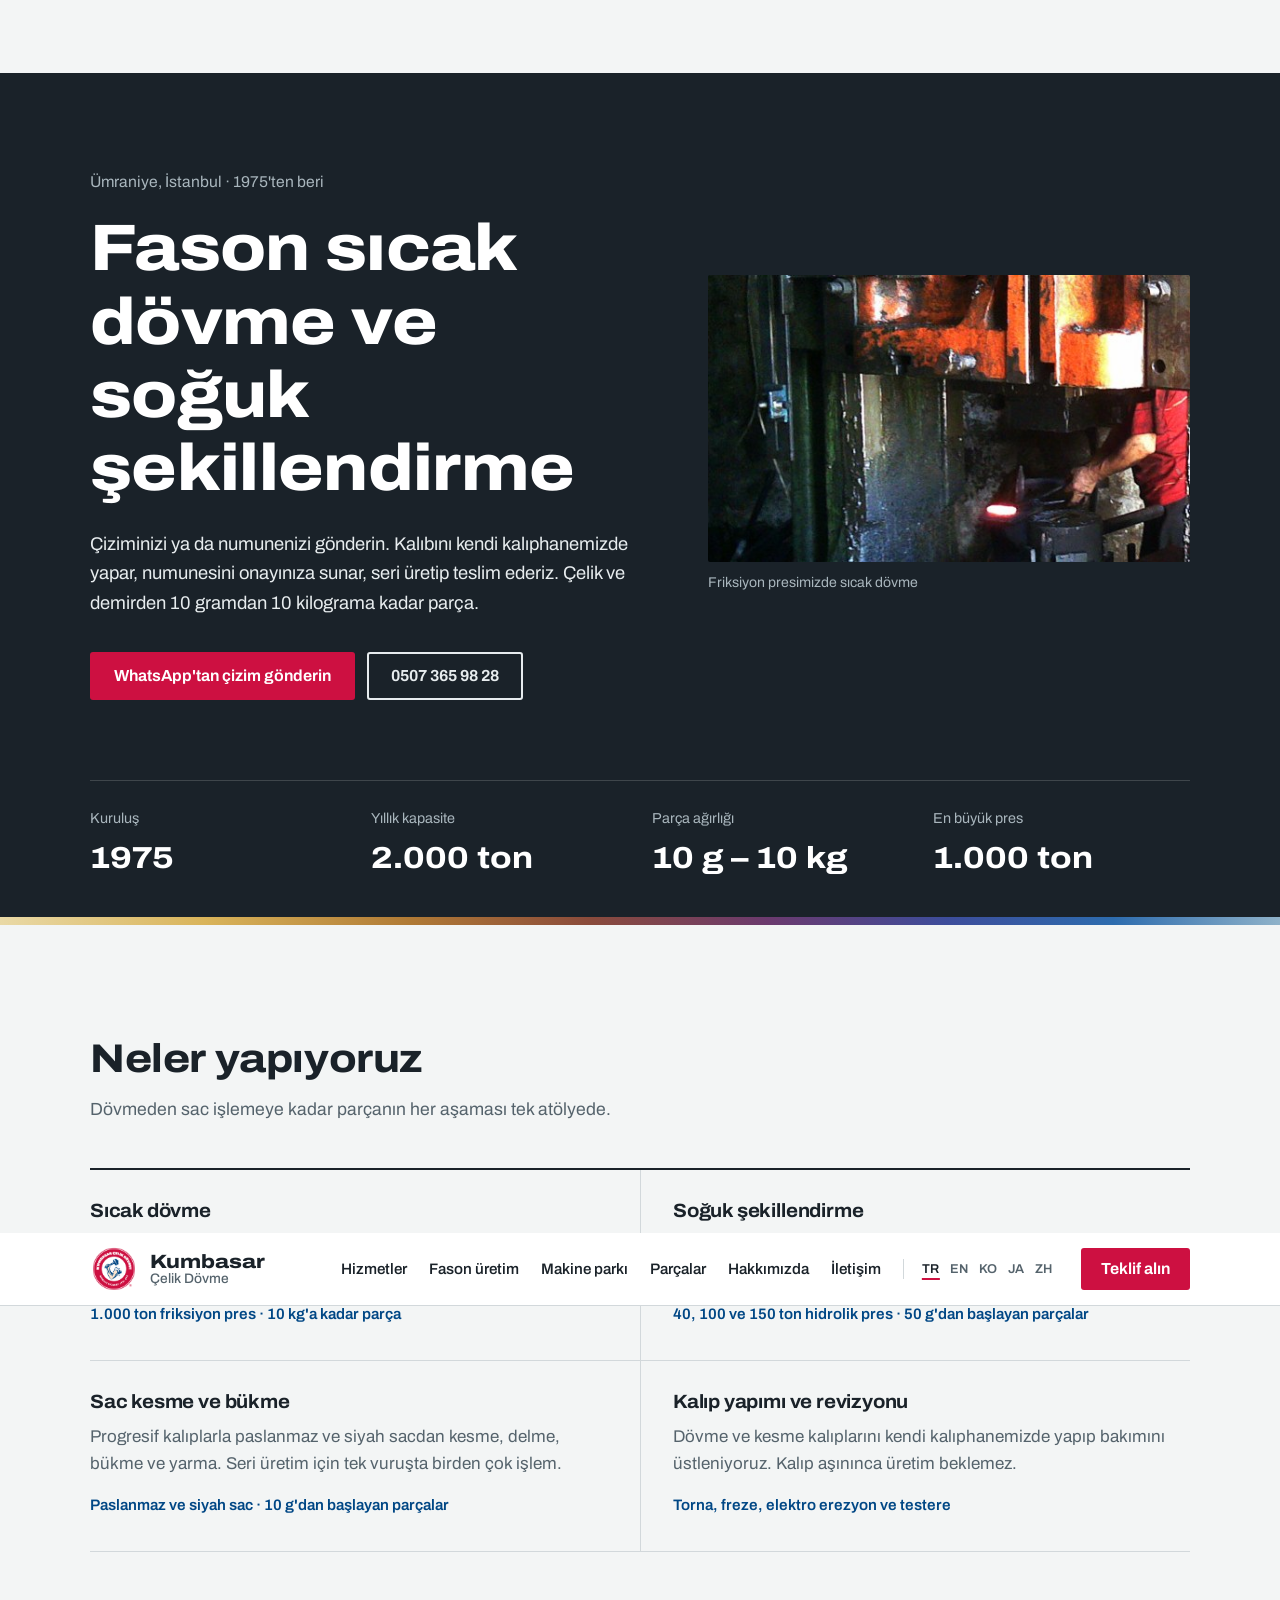
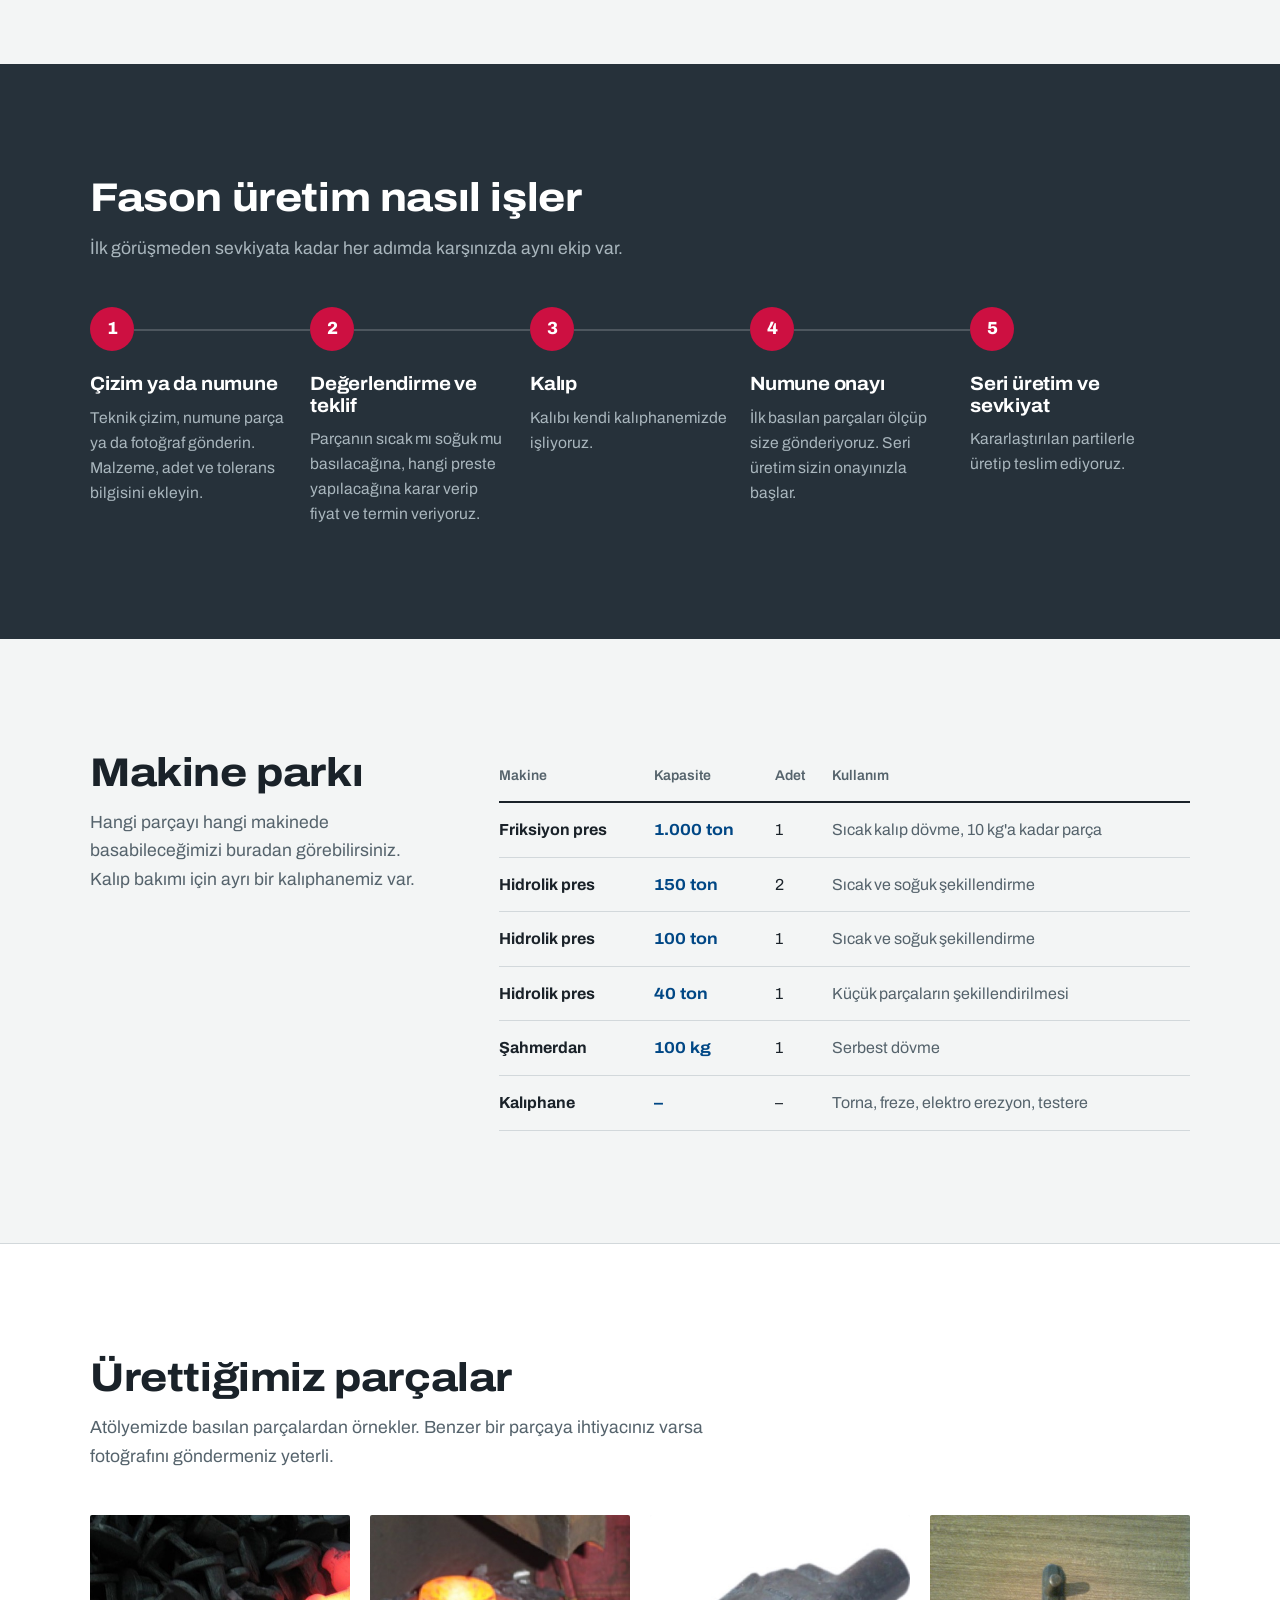
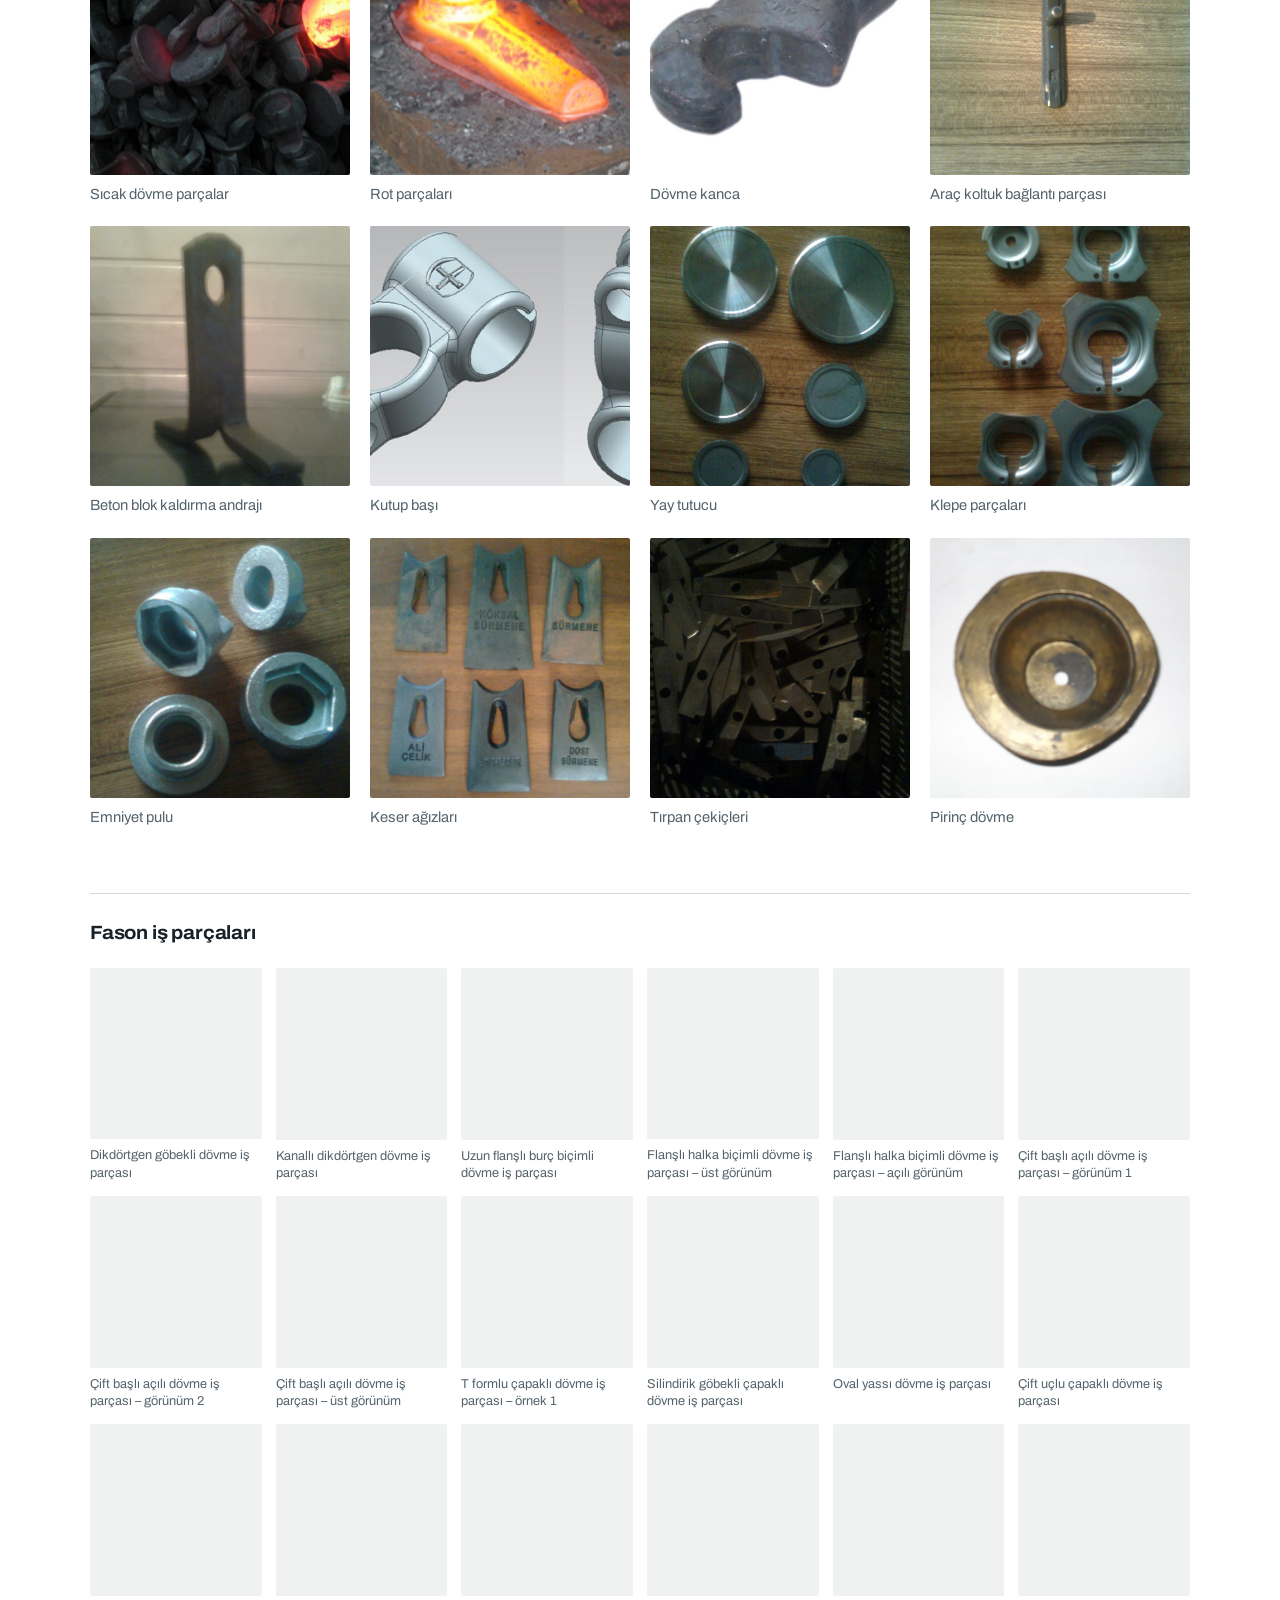
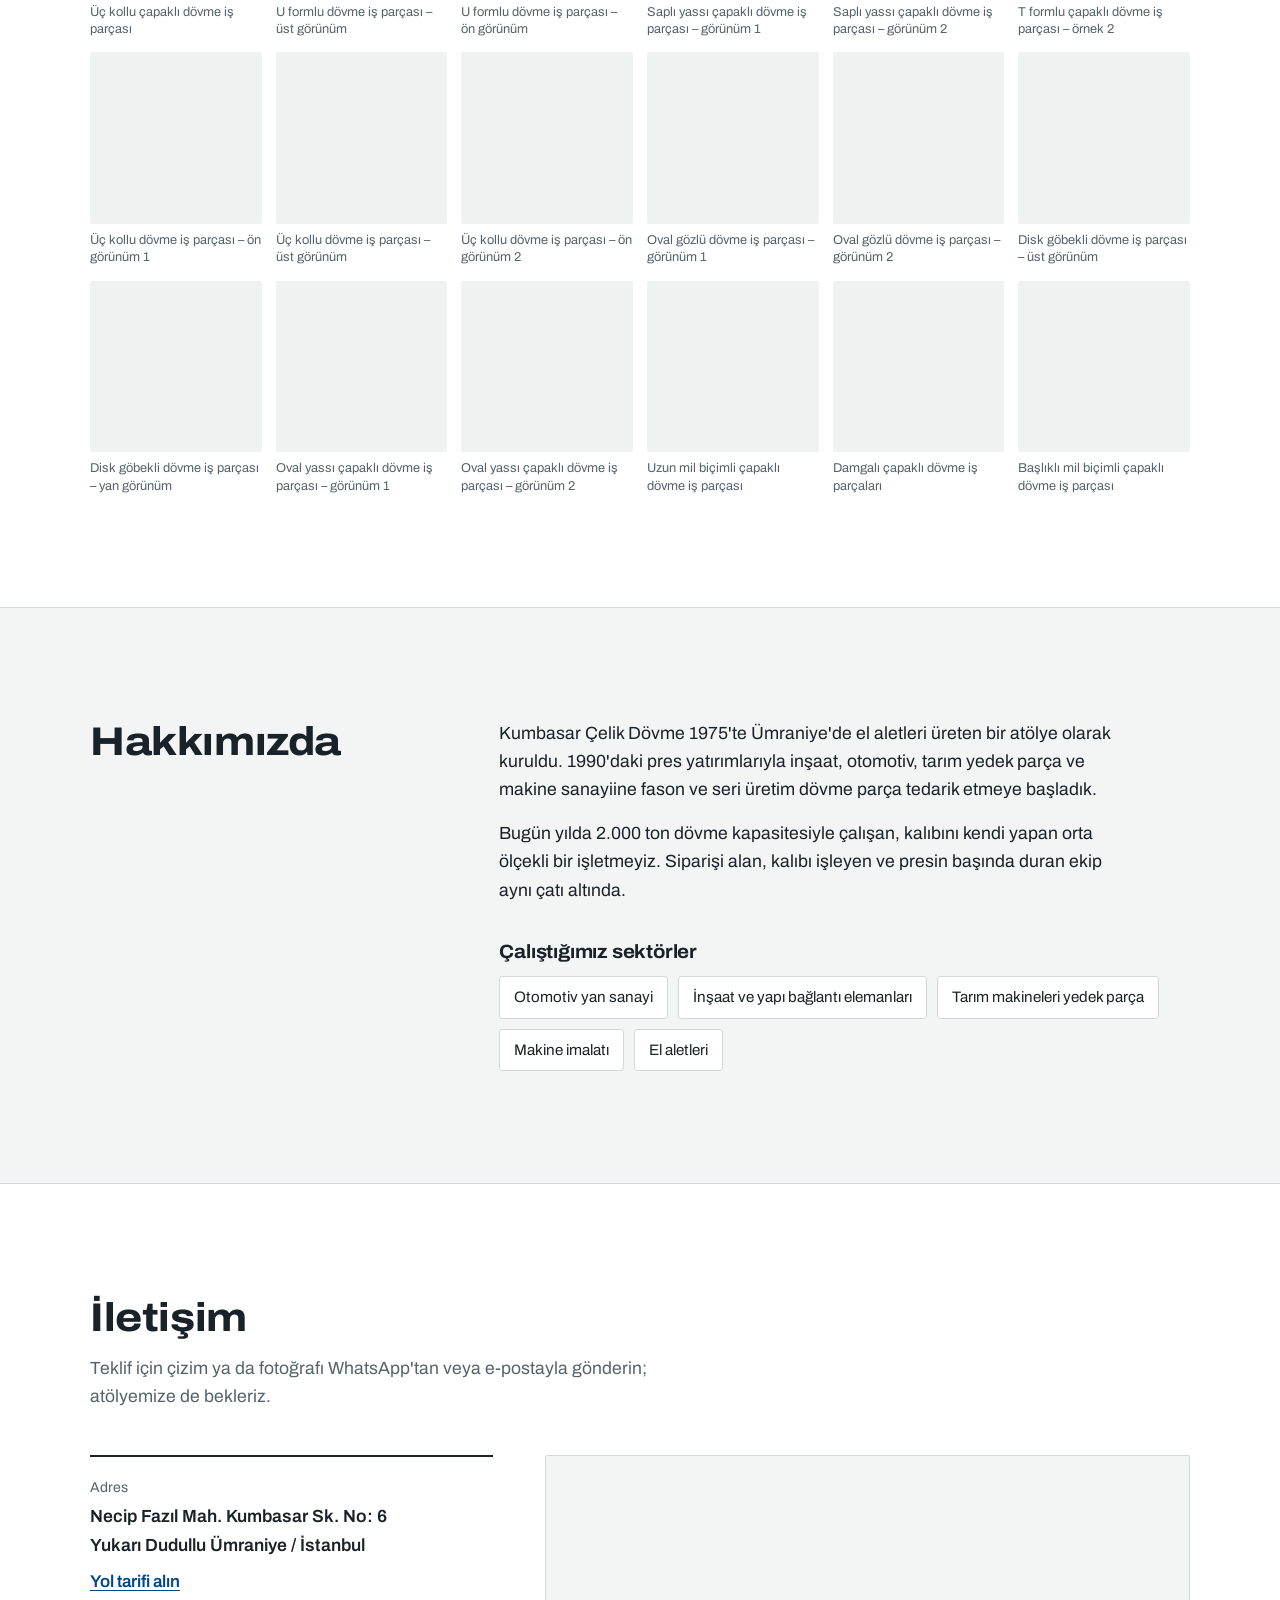
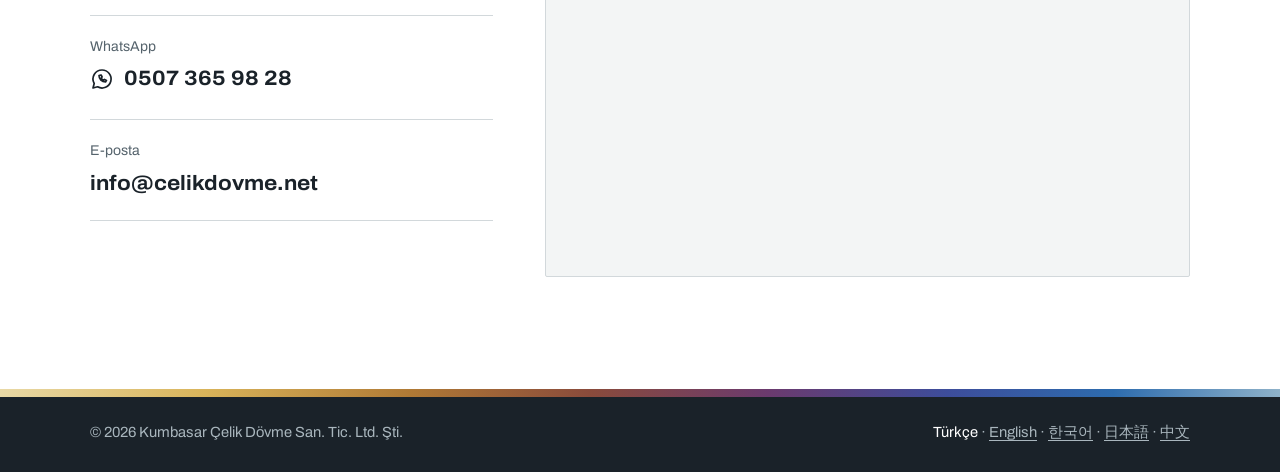
<file: hakkimizda.html>
<!doctype html>
<html lang="tr">
<head>
<meta charset="UTF-8">
<title>Kumbasar Çelik Dövme</title>
<meta name="robots" content="noindex">
<link rel="canonical" href="https://celikdovme.net/#hakkimizda">
<meta http-equiv="refresh" content="0; url=./#hakkimizda">
</head>
<body>
<p>Sayfa taşındı: <a href="./#hakkimizda">Kumbasar Çelik Dövme</a></p>
</body>
</html>
</file>
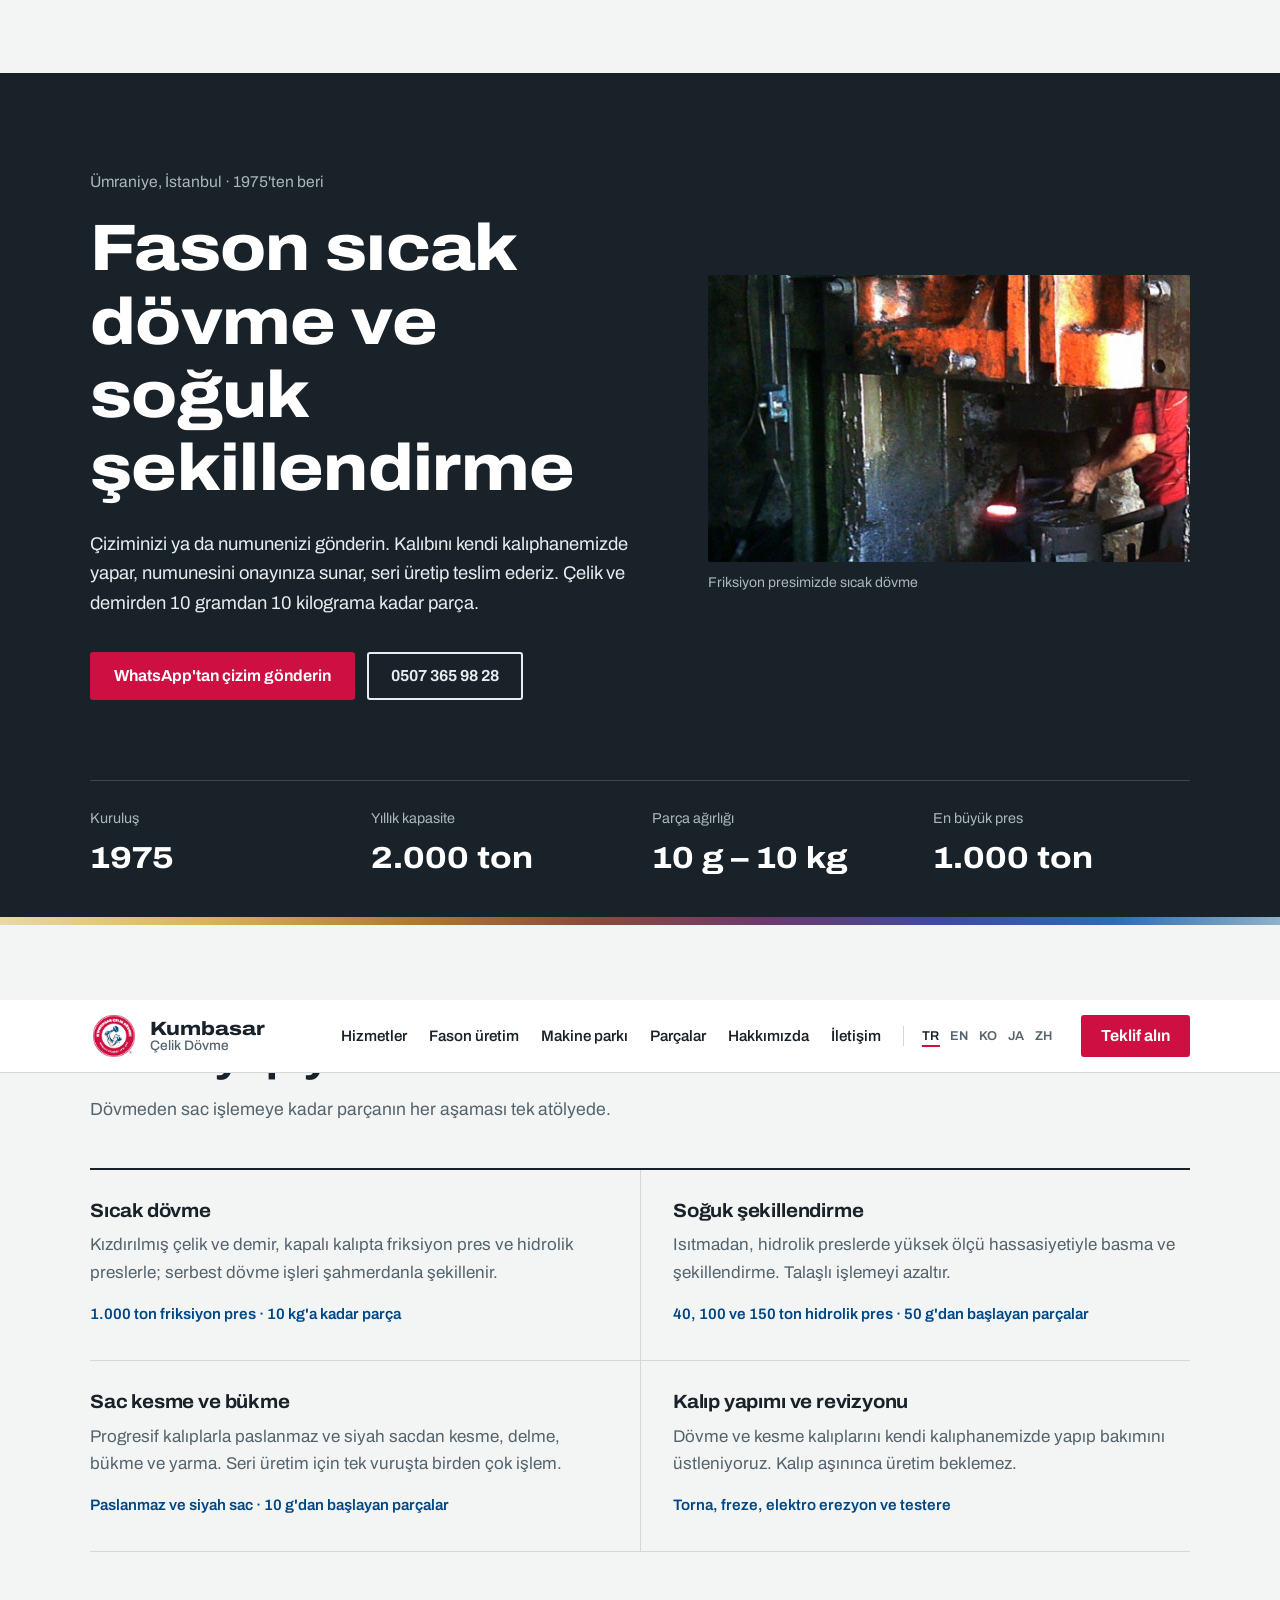
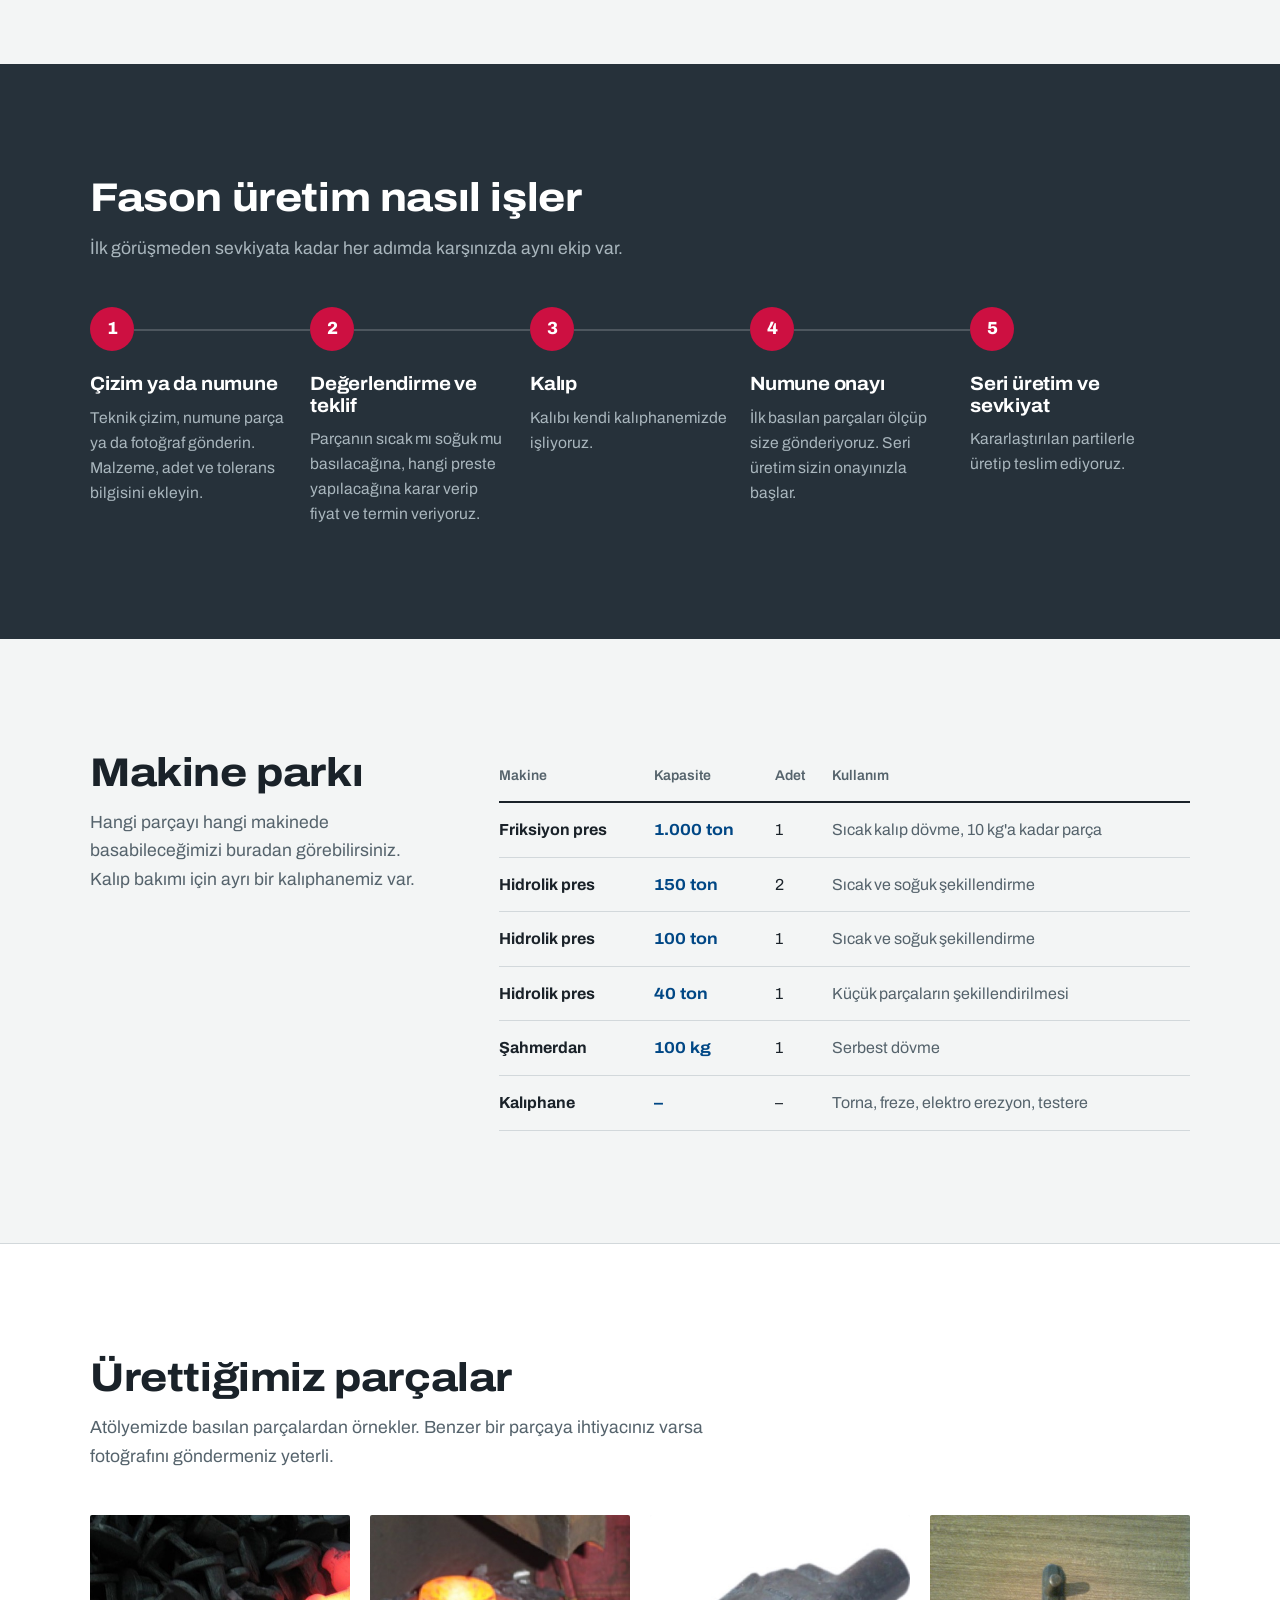
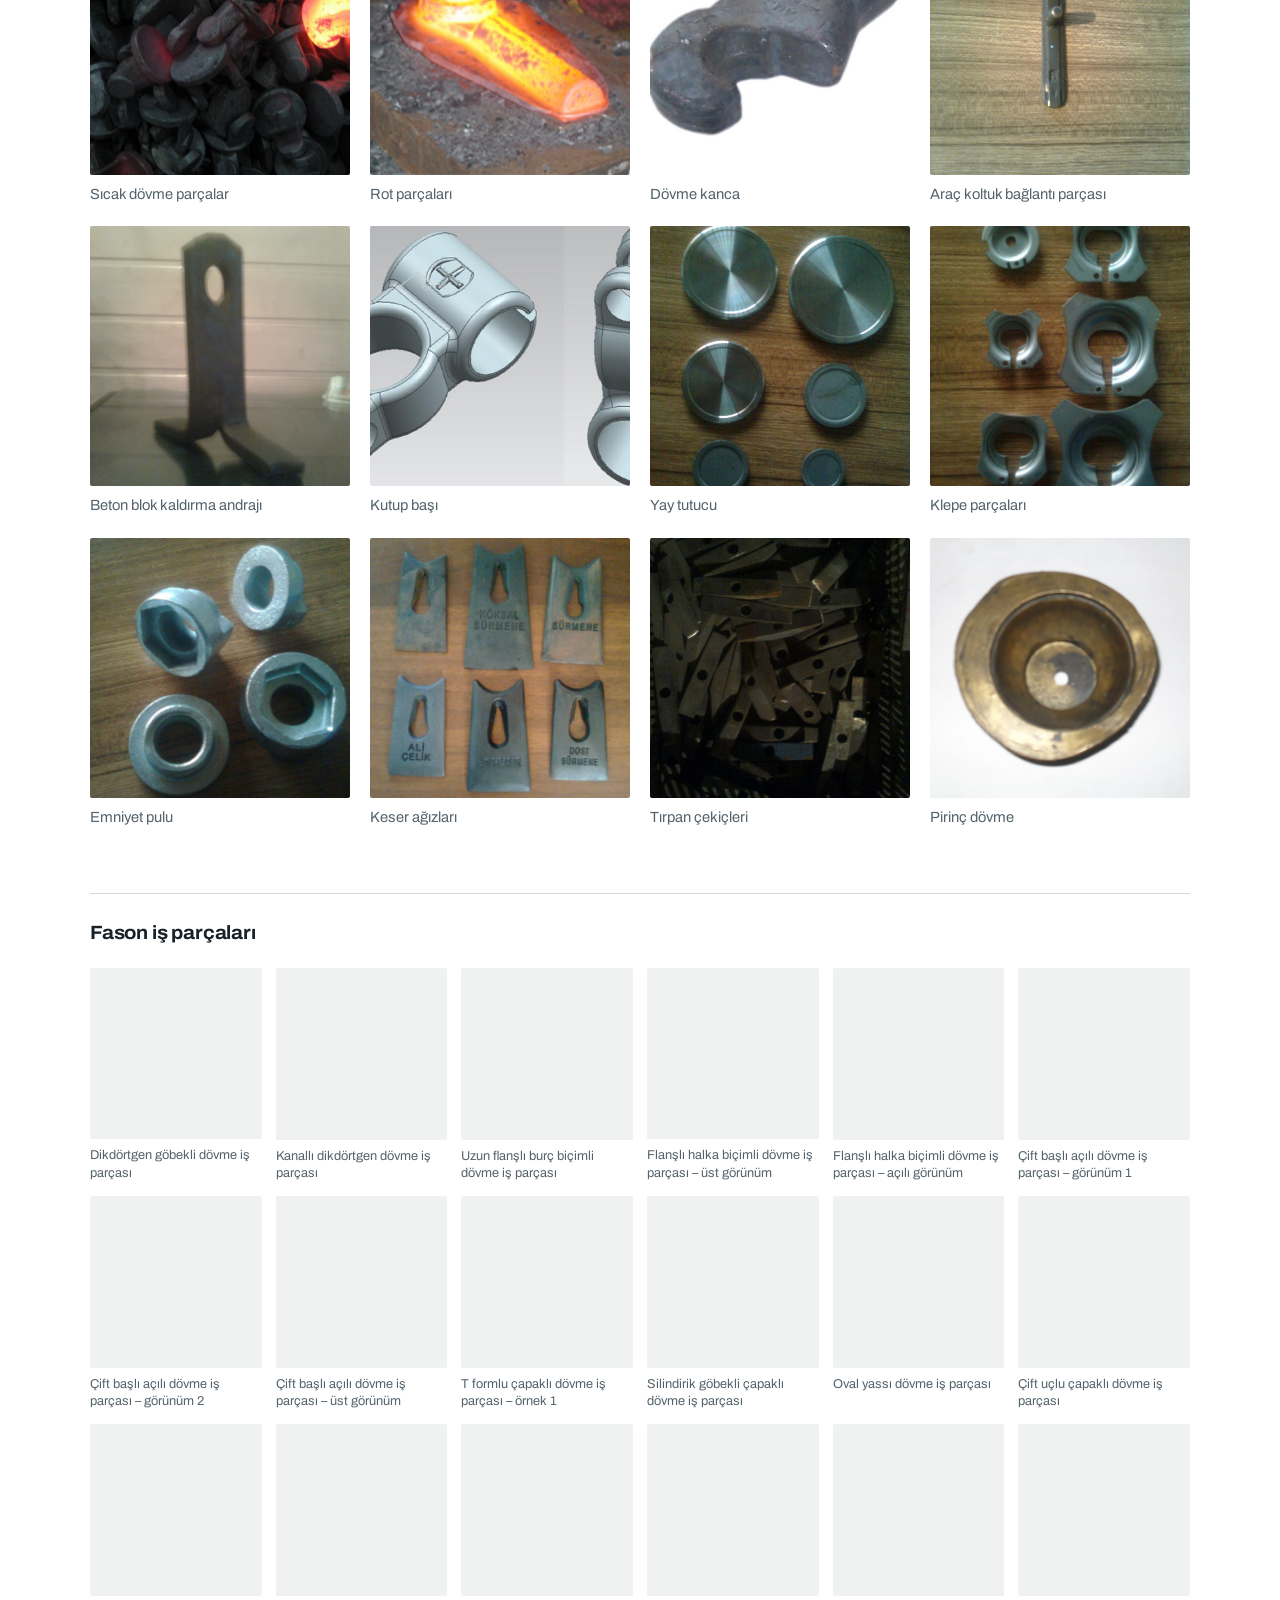
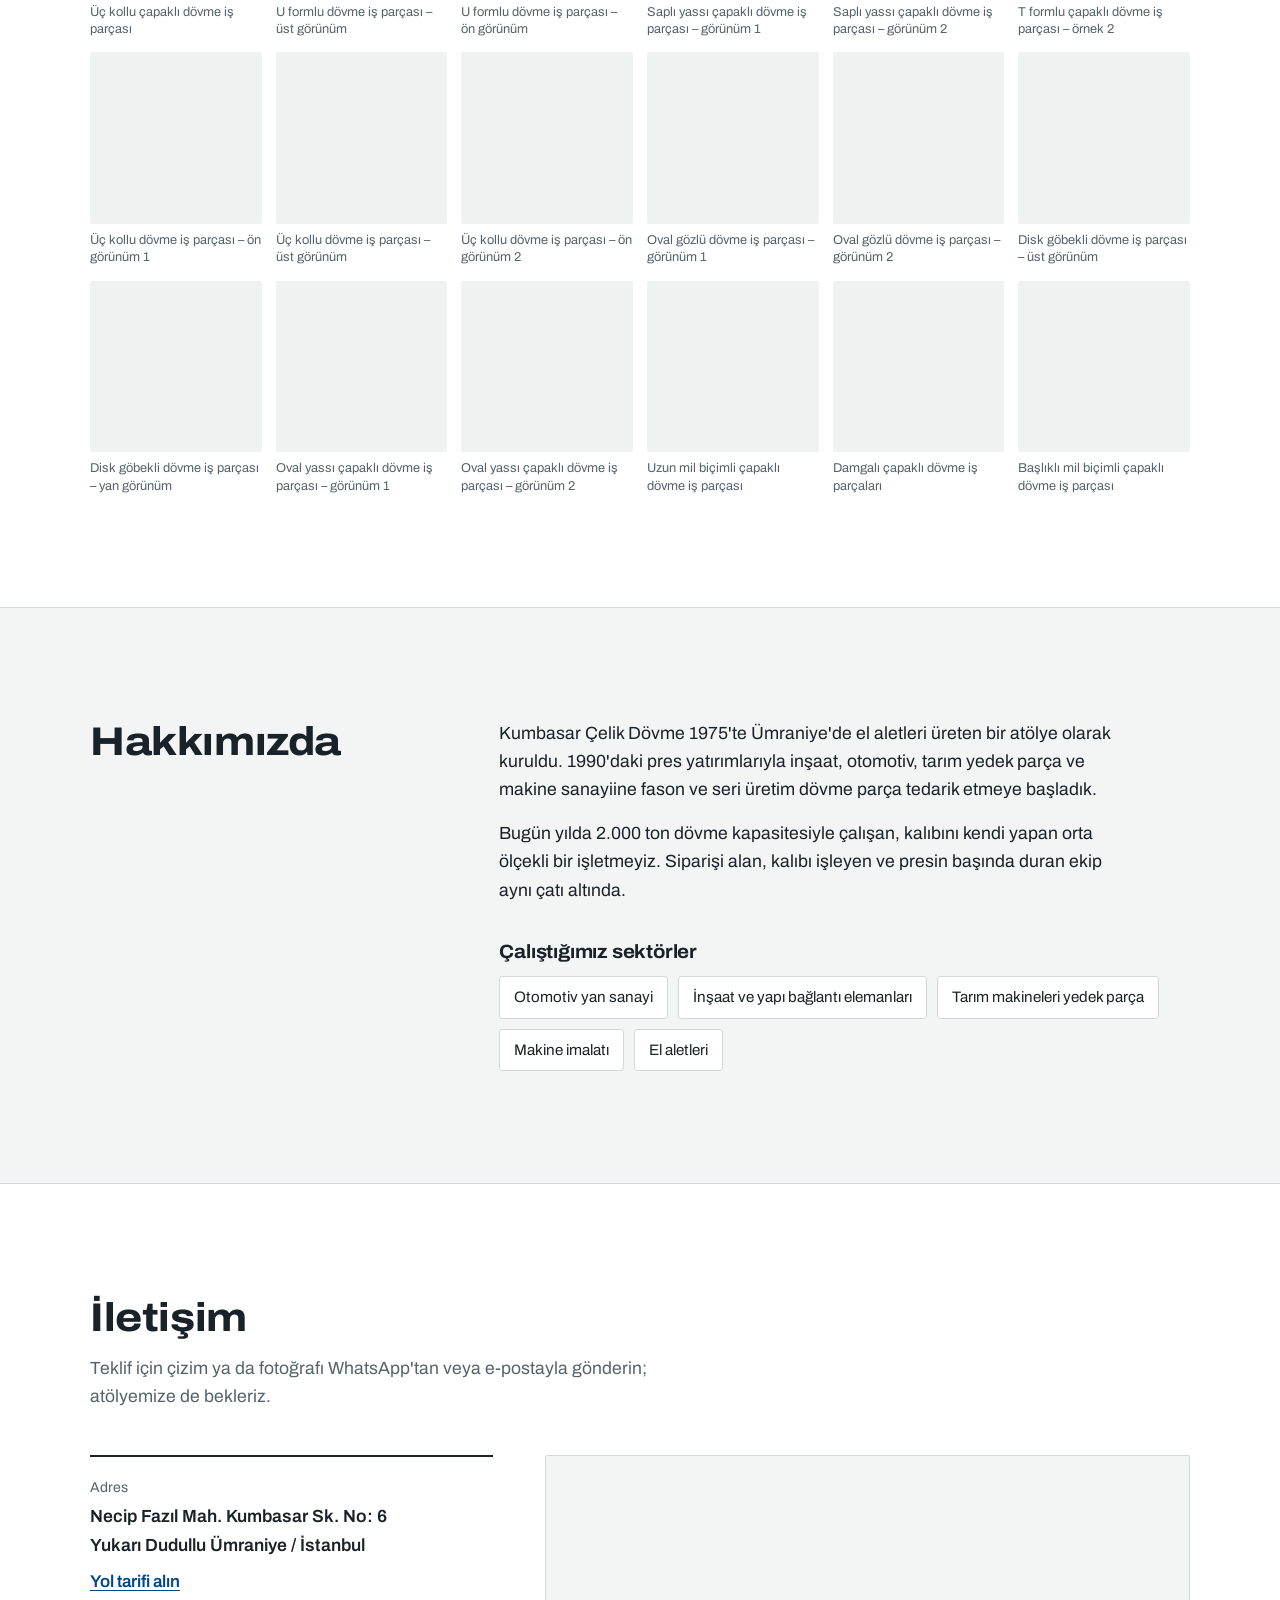
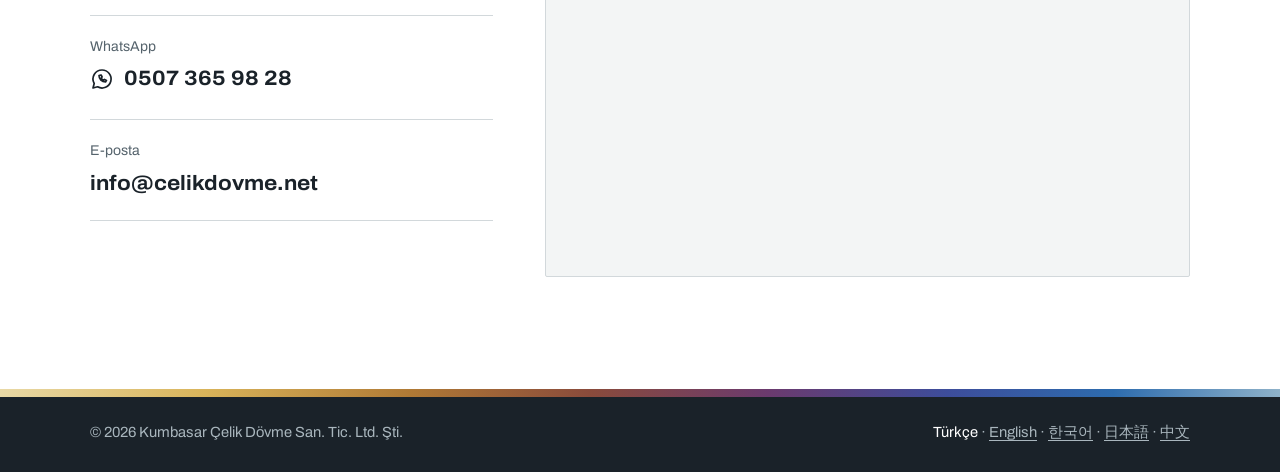
<file: iletisim.html>
<!doctype html>
<html lang="tr">
<head>
<meta charset="UTF-8">
<title>Kumbasar Çelik Dövme</title>
<meta name="robots" content="noindex">
<link rel="canonical" href="https://celikdovme.net/#iletisim">
<meta http-equiv="refresh" content="0; url=./#iletisim">
</head>
<body>
<p>Sayfa taşındı: <a href="./#iletisim">Kumbasar Çelik Dövme</a></p>
</body>
</html>
</file>
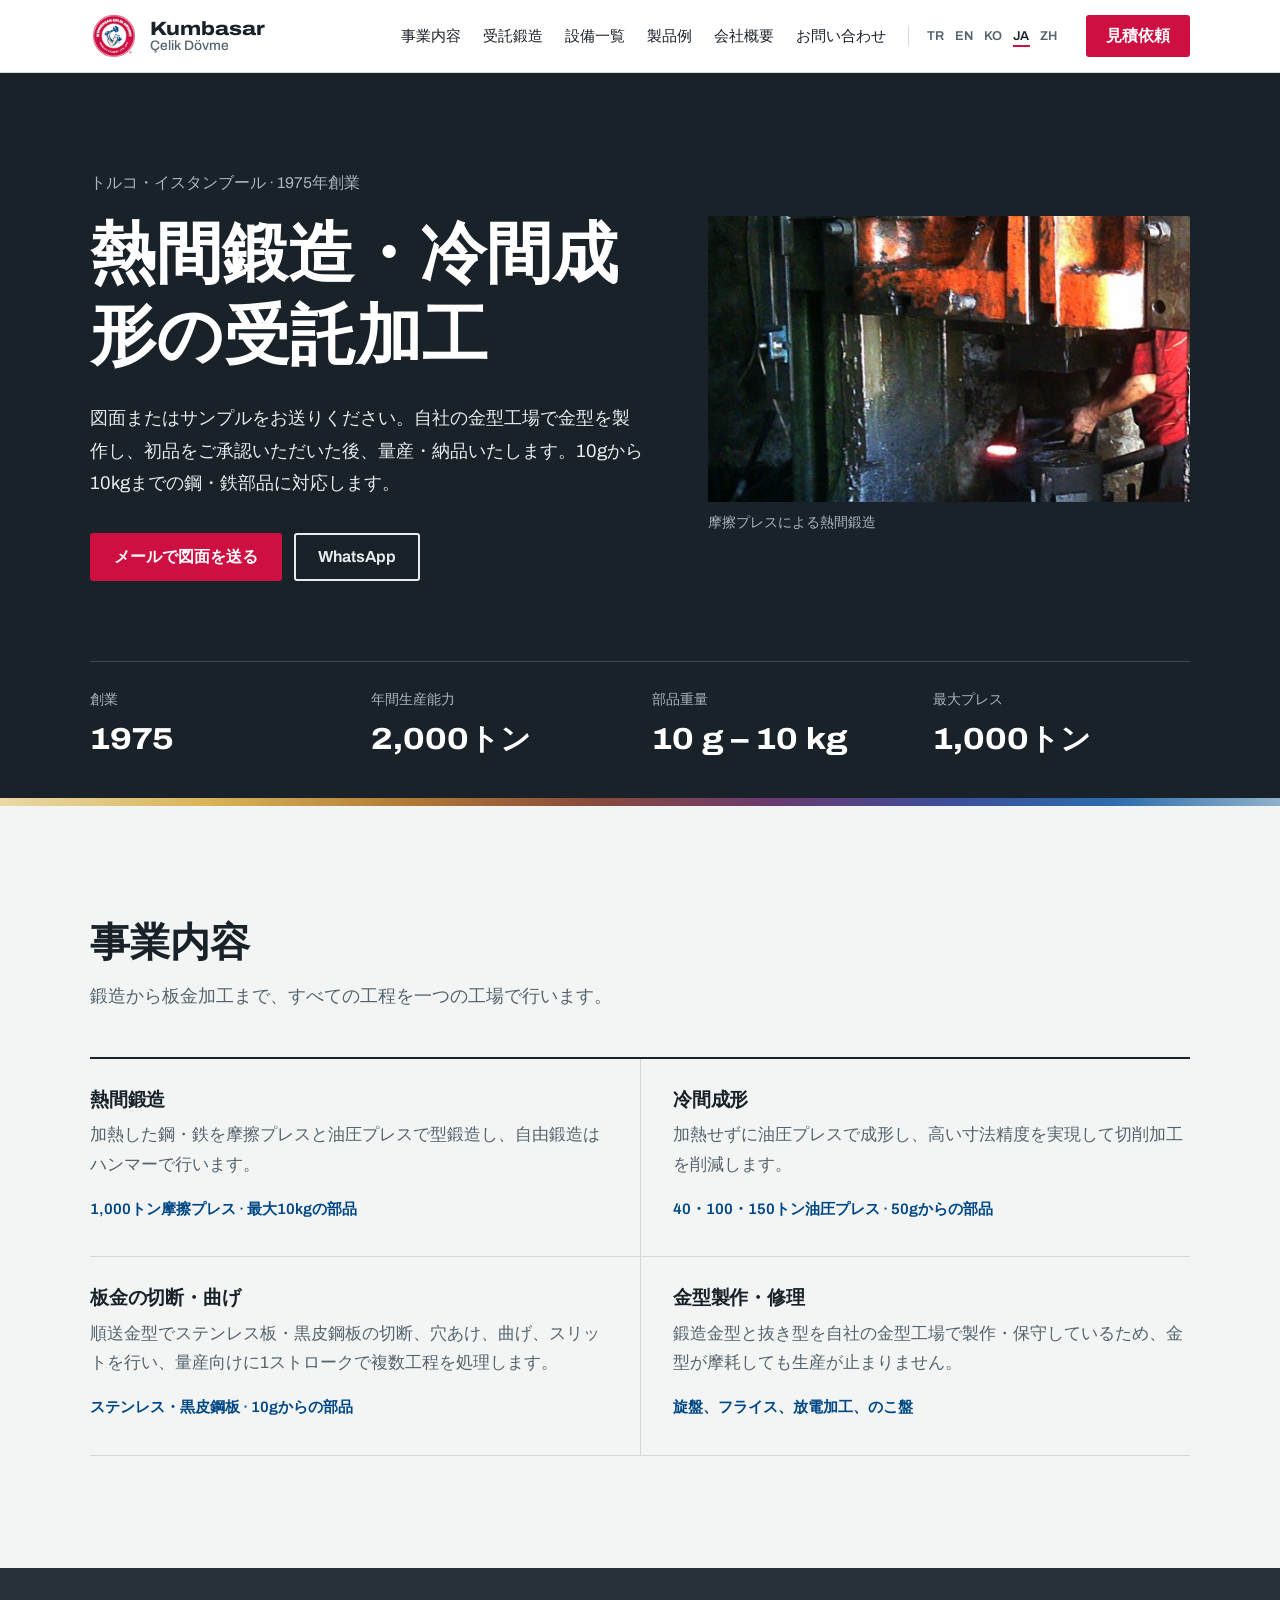
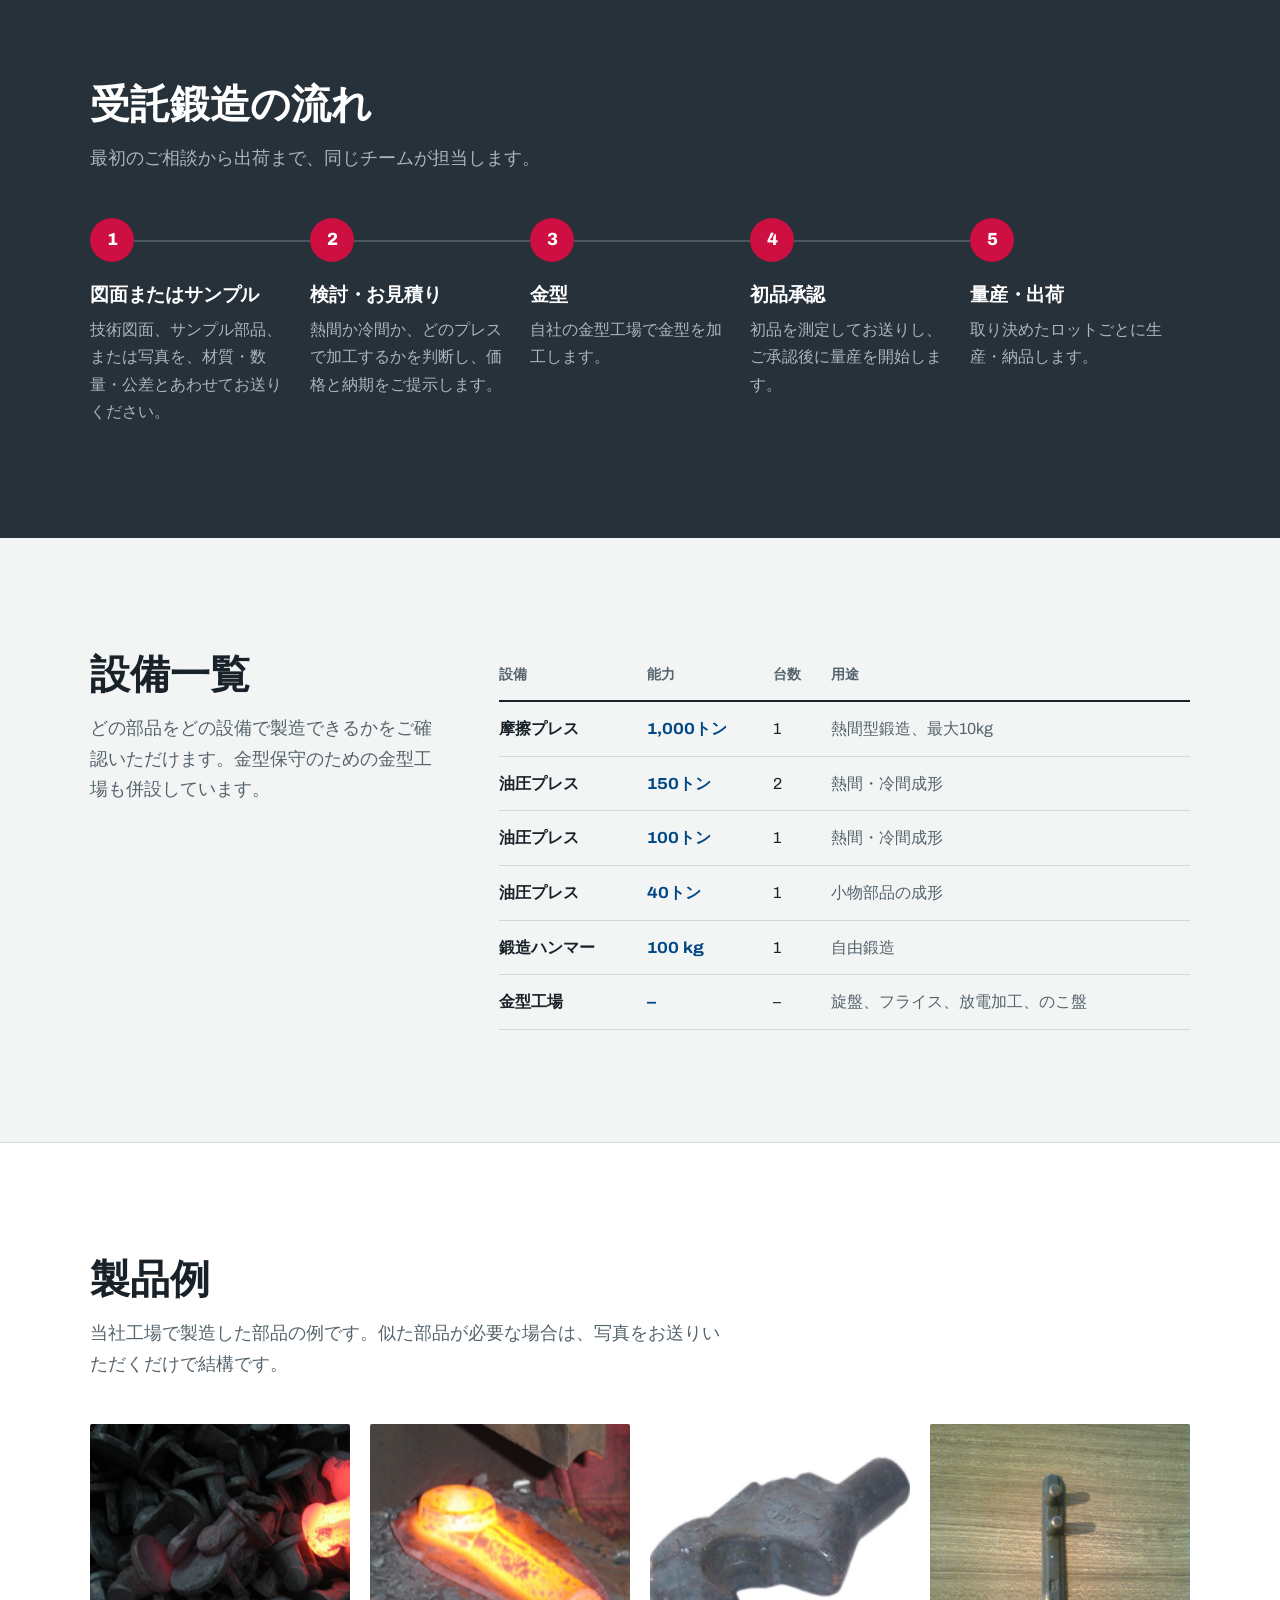
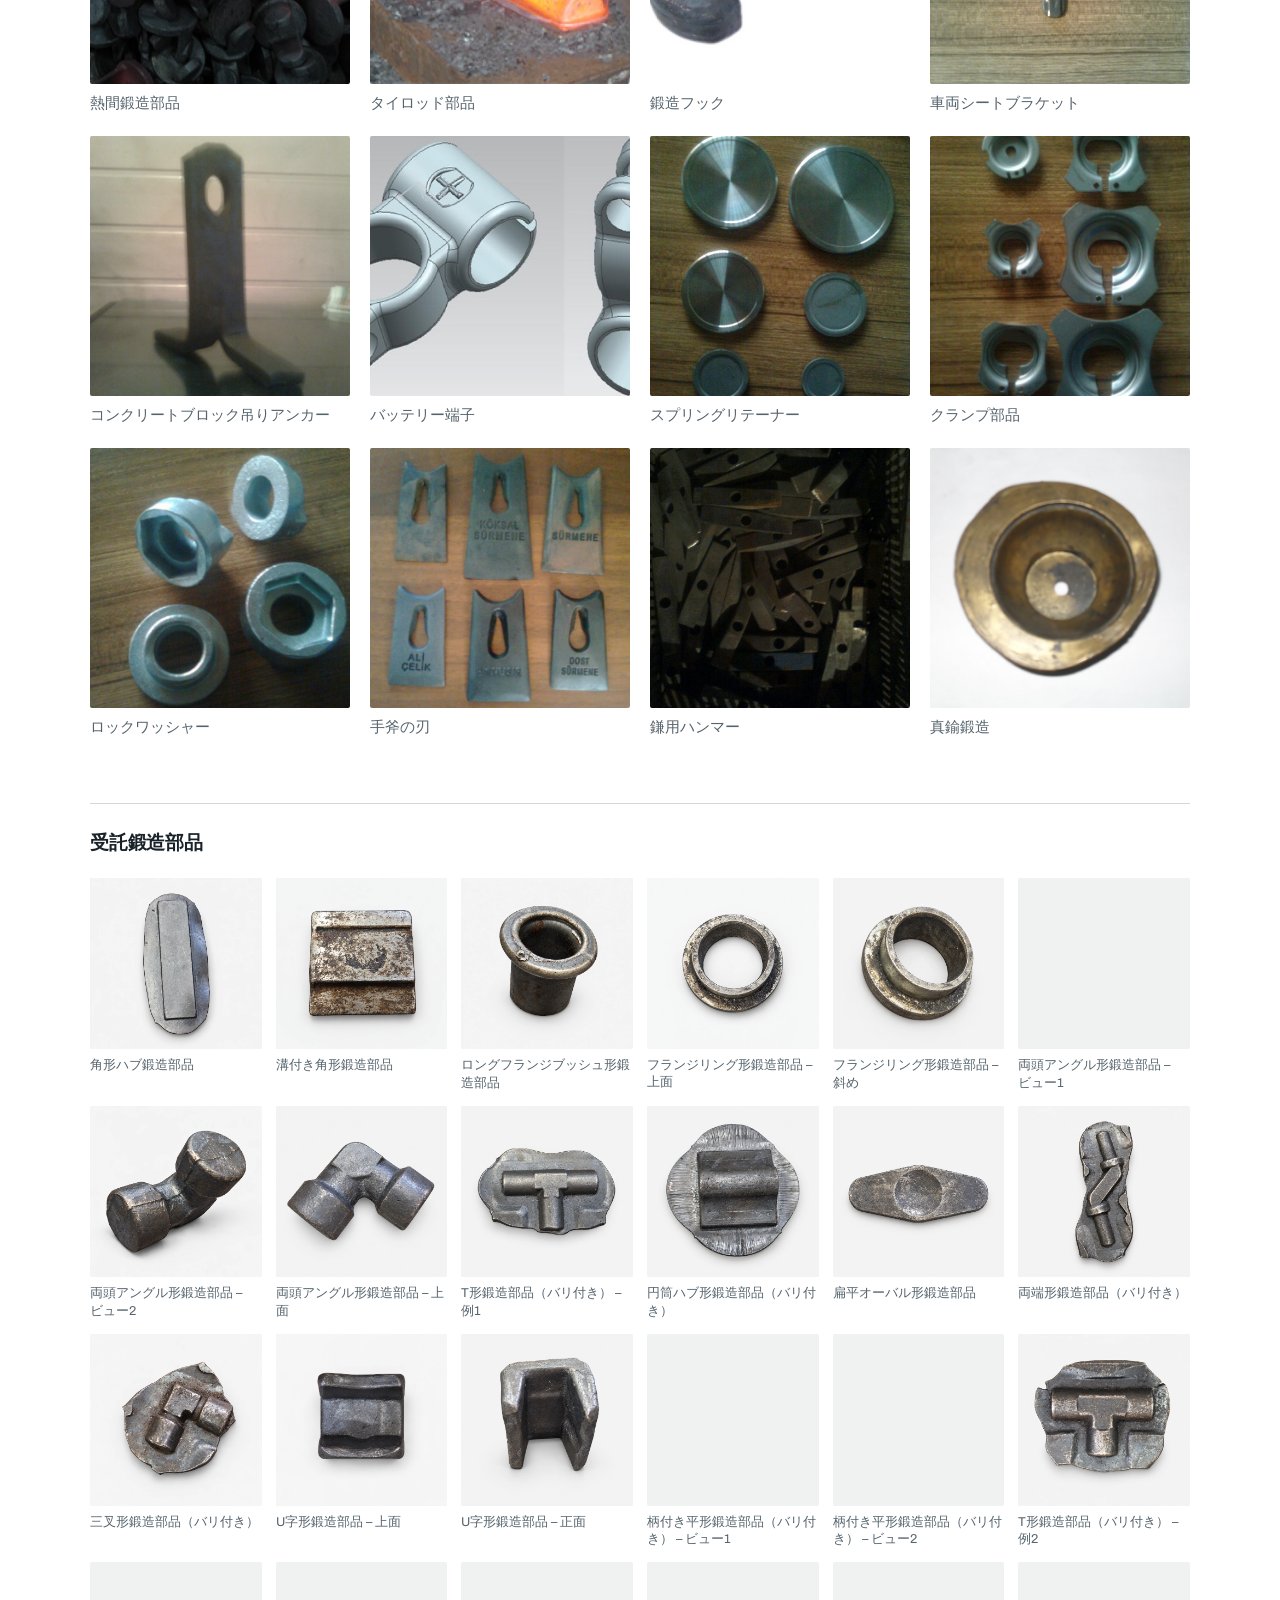
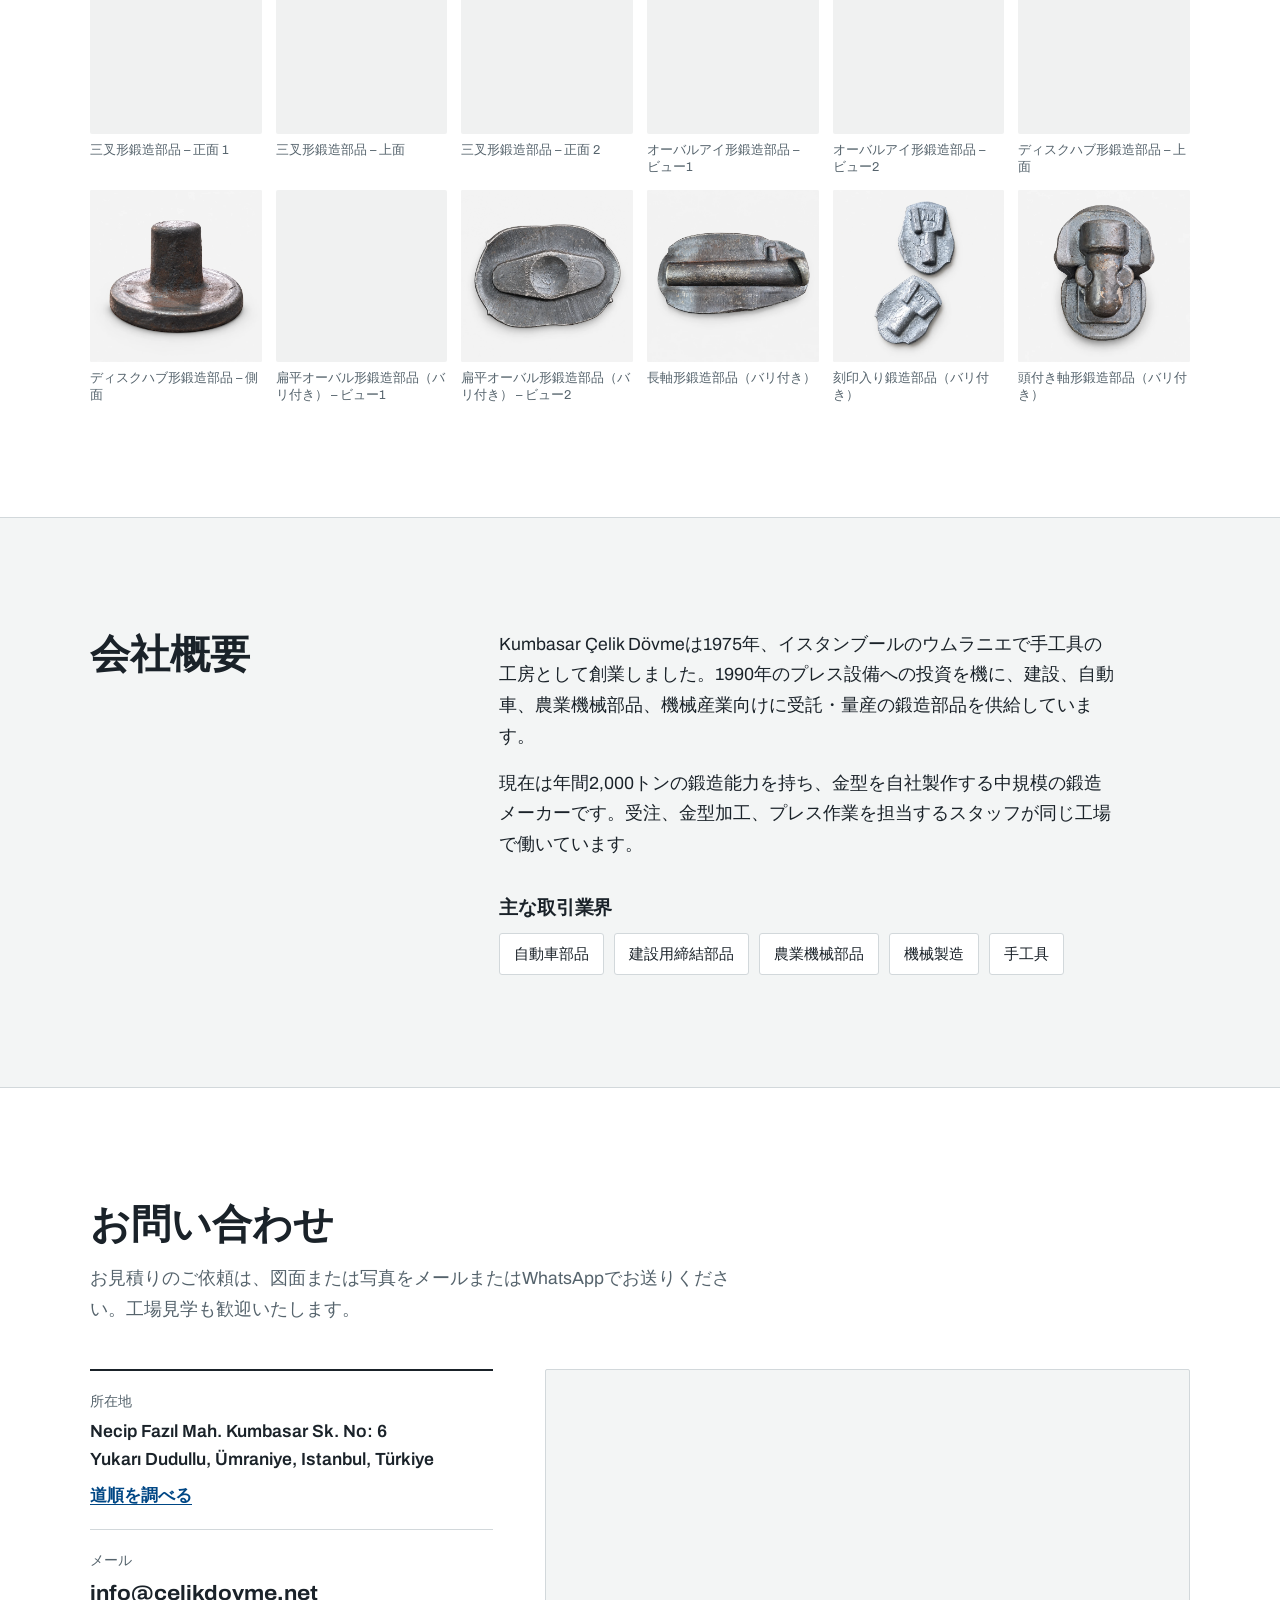
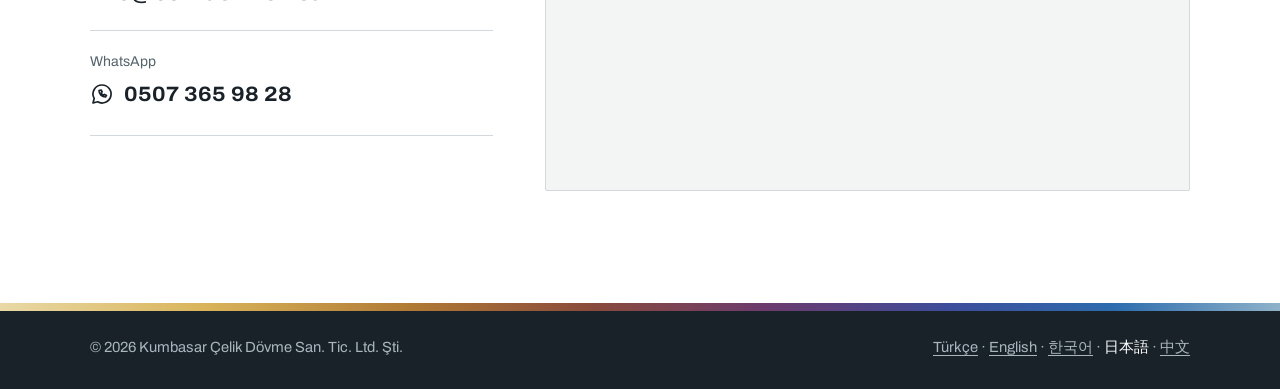
<file: ja.html>
<!doctype html>
<html lang="ja">
<head>
<meta charset="UTF-8">
<meta name="viewport" content="width=device-width, initial-scale=1.0">
<title>Kumbasar Çelik Dövme | 熱間鍛造・冷間成形の受託加工 – トルコ・イスタンブール</title>
<meta name="description" content="1975年からイスタンブールで熱間鍛造、冷間成形、順送金型による板金加工を受託しています。10g～10kgの鋼・鉄部品、年間2,000トン、自社金型工場を保有。">
<link rel="canonical" href="https://celikdovme.net/ja.html">
<link rel="alternate" hreflang="tr" href="https://celikdovme.net/">
<link rel="alternate" hreflang="en" href="https://celikdovme.net/en.html">
<link rel="alternate" hreflang="ko" href="https://celikdovme.net/ko.html">
<link rel="alternate" hreflang="ja" href="https://celikdovme.net/ja.html">
<link rel="alternate" hreflang="zh-Hans" href="https://celikdovme.net/zh.html">
<link rel="alternate" hreflang="x-default" href="https://celikdovme.net/">
<meta property="og:type" content="website">
<meta property="og:locale" content="ja_JP">
<meta property="og:title" content="Kumbasar Çelik Dövme | 熱間鍛造・冷間成形の受託加工">
<meta property="og:description" content="1975年からイスタンブールで鋼・鉄の受託鍛造。10g～10kgの部品、年間2,000トン。">
<meta property="og:url" content="https://celikdovme.net/ja.html">
<meta property="og:image" content="https://celikdovme.net/images/hero-dovme-presi.jpg">
<meta name="theme-color" content="#1A2229">
<link rel="icon" type="image/png" sizes="32x32" href="images/favicon-32.png">
<link rel="apple-touch-icon" href="images/favicon-180.png">
<link rel="preload" href="fonts/archivo-latin.woff2" as="font" type="font/woff2" crossorigin>
<link rel="stylesheet" href="css/style.css">
<script type="application/ld+json">
{
  "@context": "https://schema.org",
  "@type": "LocalBusiness",
  "name": "Kumbasar Çelik Dövme San. Tic. Ltd. Şti.",
  "alternateName": "Kumbasar Çelik Dövme",
  "url": "https://celikdovme.net/ja.html",
  "logo": "https://celikdovme.net/images/logo.png",
  "image": "https://celikdovme.net/images/hero-dovme-presi.jpg",
  "foundingDate": "1975",
  "description": "熱間鍛造、冷間成形、順送金型による板金加工の受託。10g～10kgの鋼・鉄部品、年間2,000トン。",
  "address": {
    "@type": "PostalAddress",
    "streetAddress": "Necip Fazıl Mahallesi, Kumbasar Sokak No: 6, Yukarı Dudullu",
    "addressLocality": "Ümraniye",
    "addressRegion": "İstanbul",
    "addressCountry": "TR"
  },
  "email": "info@celikdovme.net",
  "telephone": "+90-507-365-98-28",
  "inLanguage": "ja"
}
</script>
</head>
<body>
<a class="skip" href="#icerik">本文へスキップ</a>

<header class="site-header">
  <div class="wrap header-row">
    <a class="brand" href="ja.html" aria-label="Kumbasar Çelik Dövme ホーム">
      <img src="images/logo.png" alt="" width="48" height="48">
      <span class="brand-name">Kumbasar<span>Çelik Dövme</span></span>
    </a>
    <nav class="nav" id="nav" aria-label="メインメニュー">
      <a href="#hizmetler">事業内容</a>
      <a href="#fason">受託鍛造</a>
      <a href="#makine-parki">設備一覧</a>
      <a href="#parcalar">製品例</a>
      <a href="#hakkimizda">会社概要</a>
      <a href="#iletisim">お問い合わせ</a>
      <span class="langs"><a href="./" hreflang="tr" lang="tr">TR</a><a href="en.html" hreflang="en" lang="en">EN</a><a href="ko.html" hreflang="ko" lang="ko">KO</a><a href="ja.html" hreflang="ja" lang="ja" aria-current="true">JA</a><a href="zh.html" hreflang="zh-Hans" lang="zh-Hans">ZH</a></span>
    </nav>
    <a class="btn btn-red header-cta" href="#iletisim">見積依頼</a>
    <button class="menu-btn" id="menuBtn" type="button" aria-controls="nav" aria-expanded="false">
      <span class="sr">メニューを開く</span>
      <svg viewBox="0 0 24 24" aria-hidden="true"><path d="M4 7h16M4 12h16M4 17h16"/></svg>
    </button>
  </div>
</header>

<main id="icerik">

  <section class="hero">
    <div class="wrap hero-grid">
      <div class="hero-text">
        <p class="hero-kicker">トルコ・イスタンブール · 1975年創業</p>
        <h1>熱間鍛造・冷間成形の受託加工</h1>
        <p class="hero-lede">図面またはサンプルをお送りください。自社の金型工場で金型を製作し、初品をご承認いただいた後、量産・納品いたします。10gから10kgまでの鋼・鉄部品に対応します。</p>
        <div class="hero-actions">
          <a class="btn btn-red" href="mailto:info@celikdovme.net?subject=%E5%8F%97%E8%A8%97%E9%8D%9B%E9%80%A0%E3%81%AE%E8%A6%8B%E7%A9%8D%E4%BE%9D%E9%A0%BC">メールで図面を送る</a>
          <a class="btn btn-line" href="https://wa.me/905073659828?text=%E3%81%93%E3%82%93%E3%81%AB%E3%81%A1%E3%81%AF%E3%80%82%E5%8F%97%E8%A8%97%E9%8D%9B%E9%80%A0%E3%81%AE%E8%A6%8B%E7%A9%8D%E3%82%8A%E3%82%92%E3%81%8A%E9%A1%98%E3%81%84%E3%81%97%E3%81%BE%E3%81%99%E3%80%82" target="_blank" rel="noopener">WhatsApp</a>
        </div>
      </div>
      <figure class="hero-photo">
        <img src="images/hero-dovme-presi.jpg" alt="当社工場の摩擦プレスで鍛造される赤熱した鋼" width="518" height="308">
        <figcaption>摩擦プレスによる熱間鍛造</figcaption>
      </figure>
    </div>
    <div class="wrap">
      <dl class="facts">
        <div><dt>創業</dt><dd>1975</dd></div>
        <div><dt>年間生産能力</dt><dd>2,000トン</dd></div>
        <div><dt>部品重量</dt><dd>10 g – 10 kg</dd></div>
        <div><dt>最大プレス</dt><dd>1,000トン</dd></div>
      </dl>
    </div>
  </section>
  <div class="temper" role="presentation"></div>

  <section class="section" id="hizmetler">
    <div class="wrap">
      <div class="section-intro">
        <h2>事業内容</h2>
        <p>鍛造から板金加工まで、すべての工程を一つの工場で行います。</p>
      </div>
      <div class="services">
        <article class="service">
          <h3>熱間鍛造</h3>
          <p>加熱した鋼・鉄を摩擦プレスと油圧プレスで型鍛造し、自由鍛造はハンマーで行います。</p>
          <p class="spec">1,000トン摩擦プレス · 最大10kgの部品</p>
        </article>
        <article class="service">
          <h3>冷間成形</h3>
          <p>加熱せずに油圧プレスで成形し、高い寸法精度を実現して切削加工を削減します。</p>
          <p class="spec">40・100・150トン油圧プレス · 50gからの部品</p>
        </article>
        <article class="service">
          <h3>板金の切断・曲げ</h3>
          <p>順送金型でステンレス板・黒皮鋼板の切断、穴あけ、曲げ、スリットを行い、量産向けに1ストロークで複数工程を処理します。</p>
          <p class="spec">ステンレス・黒皮鋼板 · 10gからの部品</p>
        </article>
        <article class="service">
          <h3>金型製作・修理</h3>
          <p>鍛造金型と抜き型を自社の金型工場で製作・保守しているため、金型が摩耗しても生産が止まりません。</p>
          <p class="spec">旋盤、フライス、放電加工、のこ盤</p>
        </article>
      </div>
    </div>
  </section>

  <section class="section section-dark" id="fason">
    <div class="wrap">
      <div class="section-intro">
        <h2>受託鍛造の流れ</h2>
        <p>最初のご相談から出荷まで、同じチームが担当します。</p>
      </div>
      <ol class="steps">
        <li>
          <h3>図面またはサンプル</h3>
          <p>技術図面、サンプル部品、または写真を、材質・数量・公差とあわせてお送りください。</p>
        </li>
        <li>
          <h3>検討・お見積り</h3>
          <p>熱間か冷間か、どのプレスで加工するかを判断し、価格と納期をご提示します。</p>
        </li>
        <li>
          <h3>金型</h3>
          <p>自社の金型工場で金型を加工します。</p>
        </li>
        <li>
          <h3>初品承認</h3>
          <p>初品を測定してお送りし、ご承認後に量産を開始します。</p>
        </li>
        <li>
          <h3>量産・出荷</h3>
          <p>取り決めたロットごとに生産・納品します。</p>
        </li>
      </ol>
    </div>
  </section>

  <section class="section" id="makine-parki">
    <div class="wrap two-col">
      <div class="section-intro">
        <h2>設備一覧</h2>
        <p>どの部品をどの設備で製造できるかをご確認いただけます。金型保守のための金型工場も併設しています。</p>
      </div>
      <table class="machines">
        <thead>
          <tr><th scope="col">設備</th><th scope="col">能力</th><th scope="col">台数</th><th scope="col">用途</th></tr>
        </thead>
        <tbody>
          <tr><th scope="row">摩擦プレス</th><td>1,000トン</td><td>1</td><td>熱間型鍛造、最大10kg</td></tr>
          <tr><th scope="row">油圧プレス</th><td>150トン</td><td>2</td><td>熱間・冷間成形</td></tr>
          <tr><th scope="row">油圧プレス</th><td>100トン</td><td>1</td><td>熱間・冷間成形</td></tr>
          <tr><th scope="row">油圧プレス</th><td>40トン</td><td>1</td><td>小物部品の成形</td></tr>
          <tr><th scope="row">鍛造ハンマー</th><td>100 kg</td><td>1</td><td>自由鍛造</td></tr>
          <tr><th scope="row">金型工場</th><td>–</td><td>–</td><td>旋盤、フライス、放電加工、のこ盤</td></tr>
        </tbody>
      </table>
    </div>
  </section>

  <section class="section section-tint" id="parcalar">
    <div class="wrap">
      <div class="section-intro">
        <h2>製品例</h2>
        <p>当社工場で製造した部品の例です。似た部品が必要な場合は、写真をお送りいただくだけで結構です。</p>
      </div>
      <div class="gallery">
        <figure><img src="images/urun-sicak-dovme-parcalar.jpg" alt="熱間鍛造部品" loading="lazy" width="640" height="640"><figcaption>熱間鍛造部品</figcaption></figure>
        <figure><img src="images/urun-sicak-dovme-rot.jpg" alt="熱間鍛造タイロッド部品" loading="lazy" width="640" height="640"><figcaption>タイロッド部品</figcaption></figure>
        <figure><img src="images/urun-sicak-dovme-kanca.jpg" alt="熱間鍛造フック" loading="lazy" width="640" height="640"><figcaption>鍛造フック</figcaption></figure>
        <figure><img src="images/urun-arac-koltuk-baglanti.jpg" alt="車両シートブラケット" loading="lazy" width="640" height="640"><figcaption>車両シートブラケット</figcaption></figure>
        <figure><img src="images/urun-beton-blok-andraji.jpg" alt="コンクリートブロック吊りアンカー" loading="lazy" width="640" height="640"><figcaption>コンクリートブロック吊りアンカー</figcaption></figure>
        <figure><img src="images/urun-kutup-basi.jpg" alt="バッテリー端子" loading="lazy" width="640" height="640"><figcaption>バッテリー端子</figcaption></figure>
        <figure><img src="images/urun-yay-tutucu.jpg" alt="スプリングリテーナー" loading="lazy" width="640" height="640"><figcaption>スプリングリテーナー</figcaption></figure>
        <figure><img src="images/urun-klepe.jpg" alt="クランプ部品" loading="lazy" width="640" height="640"><figcaption>クランプ部品</figcaption></figure>
        <figure><img src="images/urun-emniyet-pulu.jpg" alt="ロックワッシャー" loading="lazy" width="640" height="640"><figcaption>ロックワッシャー</figcaption></figure>
        <figure><img src="images/urun-keser-agizlari.jpg" alt="手斧の刃" loading="lazy" width="640" height="640"><figcaption>手斧の刃</figcaption></figure>
        <figure><img src="images/urun-tirpan-cekicleri.jpg" alt="鎌用ハンマー" loading="lazy" width="640" height="640"><figcaption>鎌用ハンマー</figcaption></figure>
        <figure><img src="images/urun-princ-dovme.jpg" alt="真鍮鍛造部品" loading="lazy" width="640" height="640"><figcaption>真鍮鍛造</figcaption></figure>
      </div>

      <h3 class="gallery-title">受託鍛造部品</h3>
      <div class="gallery gallery-small">
        <figure><a href="images/fason-is-parcalari/kumbasar-fason-dovme-dikdortgen-gobekli.webp"><img src="images/fason-is-parcalari/kumbasar-fason-dovme-dikdortgen-gobekli.webp" alt="Kumbasar Çelik Dövme 受託鍛造部品：角形ハブ鍛造部品" loading="lazy" decoding="async" width="1254" height="1254"></a><figcaption>角形ハブ鍛造部品</figcaption></figure>
        <figure><a href="images/fason-is-parcalari/kumbasar-fason-dovme-kanalli-dikdortgen.webp"><img src="images/fason-is-parcalari/kumbasar-fason-dovme-kanalli-dikdortgen.webp" alt="Kumbasar Çelik Dövme 受託鍛造部品：溝付き角形鍛造部品" loading="lazy" decoding="async" width="1254" height="1254"></a><figcaption>溝付き角形鍛造部品</figcaption></figure>
        <figure><a href="images/fason-is-parcalari/kumbasar-fason-dovme-uzun-flansli-burc.webp"><img src="images/fason-is-parcalari/kumbasar-fason-dovme-uzun-flansli-burc.webp" alt="Kumbasar Çelik Dövme 受託鍛造部品：ロングフランジブッシュ形鍛造部品" loading="lazy" decoding="async" width="1254" height="1254"></a><figcaption>ロングフランジブッシュ形鍛造部品</figcaption></figure>
        <figure><a href="images/fason-is-parcalari/kumbasar-fason-dovme-flansli-halka-ust.webp"><img src="images/fason-is-parcalari/kumbasar-fason-dovme-flansli-halka-ust.webp" alt="Kumbasar Çelik Dövme 受託鍛造部品：フランジリング形鍛造部品 – 上面" loading="lazy" decoding="async" width="1254" height="1254"></a><figcaption>フランジリング形鍛造部品 – 上面</figcaption></figure>
        <figure><a href="images/fason-is-parcalari/kumbasar-fason-dovme-flansli-halka-acili.webp"><img src="images/fason-is-parcalari/kumbasar-fason-dovme-flansli-halka-acili.webp" alt="Kumbasar Çelik Dövme 受託鍛造部品：フランジリング形鍛造部品 – 斜め" loading="lazy" decoding="async" width="1254" height="1254"></a><figcaption>フランジリング形鍛造部品 – 斜め</figcaption></figure>
        <figure><a href="images/fason-is-parcalari/kumbasar-fason-dovme-cift-basli-acili-01.webp"><img src="images/fason-is-parcalari/kumbasar-fason-dovme-cift-basli-acili-01.webp" alt="Kumbasar Çelik Dövme 受託鍛造部品：両頭アングル形鍛造部品 – ビュー1" loading="lazy" decoding="async" width="1254" height="1254"></a><figcaption>両頭アングル形鍛造部品 – ビュー1</figcaption></figure>
        <figure><a href="images/fason-is-parcalari/kumbasar-fason-dovme-cift-basli-acili-02.webp"><img src="images/fason-is-parcalari/kumbasar-fason-dovme-cift-basli-acili-02.webp" alt="Kumbasar Çelik Dövme 受託鍛造部品：両頭アングル形鍛造部品 – ビュー2" loading="lazy" decoding="async" width="1254" height="1254"></a><figcaption>両頭アングル形鍛造部品 – ビュー2</figcaption></figure>
        <figure><a href="images/fason-is-parcalari/kumbasar-fason-dovme-cift-basli-ust.webp"><img src="images/fason-is-parcalari/kumbasar-fason-dovme-cift-basli-ust.webp" alt="Kumbasar Çelik Dövme 受託鍛造部品：両頭アングル形鍛造部品 – 上面" loading="lazy" decoding="async" width="1254" height="1254"></a><figcaption>両頭アングル形鍛造部品 – 上面</figcaption></figure>
        <figure><a href="images/fason-is-parcalari/kumbasar-fason-dovme-t-formlu-capakli-01.webp"><img src="images/fason-is-parcalari/kumbasar-fason-dovme-t-formlu-capakli-01.webp" alt="Kumbasar Çelik Dövme 受託鍛造部品：T形鍛造部品（バリ付き） – 例1" loading="lazy" decoding="async" width="1254" height="1254"></a><figcaption>T形鍛造部品（バリ付き） – 例1</figcaption></figure>
        <figure><a href="images/fason-is-parcalari/kumbasar-fason-dovme-silindirik-gobekli.webp"><img src="images/fason-is-parcalari/kumbasar-fason-dovme-silindirik-gobekli.webp" alt="Kumbasar Çelik Dövme 受託鍛造部品：円筒ハブ形鍛造部品（バリ付き）" loading="lazy" decoding="async" width="1254" height="1254"></a><figcaption>円筒ハブ形鍛造部品（バリ付き）</figcaption></figure>
        <figure><a href="images/fason-is-parcalari/kumbasar-fason-dovme-oval-yassi.webp"><img src="images/fason-is-parcalari/kumbasar-fason-dovme-oval-yassi.webp" alt="Kumbasar Çelik Dövme 受託鍛造部品：扁平オーバル形鍛造部品" loading="lazy" decoding="async" width="1254" height="1254"></a><figcaption>扁平オーバル形鍛造部品</figcaption></figure>
        <figure><a href="images/fason-is-parcalari/kumbasar-fason-dovme-cift-uclu-capakli.webp"><img src="images/fason-is-parcalari/kumbasar-fason-dovme-cift-uclu-capakli.webp" alt="Kumbasar Çelik Dövme 受託鍛造部品：両端形鍛造部品（バリ付き）" loading="lazy" decoding="async" width="1254" height="1254"></a><figcaption>両端形鍛造部品（バリ付き）</figcaption></figure>
        <figure><a href="images/fason-is-parcalari/kumbasar-fason-dovme-uc-kollu-capakli.webp"><img src="images/fason-is-parcalari/kumbasar-fason-dovme-uc-kollu-capakli.webp" alt="Kumbasar Çelik Dövme 受託鍛造部品：三叉形鍛造部品（バリ付き）" loading="lazy" decoding="async" width="1254" height="1254"></a><figcaption>三叉形鍛造部品（バリ付き）</figcaption></figure>
        <figure><a href="images/fason-is-parcalari/kumbasar-fason-dovme-u-formlu-ust.webp"><img src="images/fason-is-parcalari/kumbasar-fason-dovme-u-formlu-ust.webp" alt="Kumbasar Çelik Dövme 受託鍛造部品：U字形鍛造部品 – 上面" loading="lazy" decoding="async" width="1254" height="1254"></a><figcaption>U字形鍛造部品 – 上面</figcaption></figure>
        <figure><a href="images/fason-is-parcalari/kumbasar-fason-dovme-u-formlu-on.webp"><img src="images/fason-is-parcalari/kumbasar-fason-dovme-u-formlu-on.webp" alt="Kumbasar Çelik Dövme 受託鍛造部品：U字形鍛造部品 – 正面" loading="lazy" decoding="async" width="1254" height="1254"></a><figcaption>U字形鍛造部品 – 正面</figcaption></figure>
        <figure><a href="images/fason-is-parcalari/kumbasar-fason-dovme-sapli-yassi-capakli-01.webp"><img src="images/fason-is-parcalari/kumbasar-fason-dovme-sapli-yassi-capakli-01.webp" alt="Kumbasar Çelik Dövme 受託鍛造部品：柄付き平形鍛造部品（バリ付き） – ビュー1" loading="lazy" decoding="async" width="1254" height="1254"></a><figcaption>柄付き平形鍛造部品（バリ付き） – ビュー1</figcaption></figure>
        <figure><a href="images/fason-is-parcalari/kumbasar-fason-dovme-sapli-yassi-capakli-02.webp"><img src="images/fason-is-parcalari/kumbasar-fason-dovme-sapli-yassi-capakli-02.webp" alt="Kumbasar Çelik Dövme 受託鍛造部品：柄付き平形鍛造部品（バリ付き） – ビュー2" loading="lazy" decoding="async" width="1254" height="1254"></a><figcaption>柄付き平形鍛造部品（バリ付き） – ビュー2</figcaption></figure>
        <figure><a href="images/fason-is-parcalari/kumbasar-fason-dovme-t-formlu-capakli-02.webp"><img src="images/fason-is-parcalari/kumbasar-fason-dovme-t-formlu-capakli-02.webp" alt="Kumbasar Çelik Dövme 受託鍛造部品：T形鍛造部品（バリ付き） – 例2" loading="lazy" decoding="async" width="1254" height="1254"></a><figcaption>T形鍛造部品（バリ付き） – 例2</figcaption></figure>
        <figure><a href="images/fason-is-parcalari/kumbasar-fason-dovme-uc-kollu-on-01.webp"><img src="images/fason-is-parcalari/kumbasar-fason-dovme-uc-kollu-on-01.webp" alt="Kumbasar Çelik Dövme 受託鍛造部品：三叉形鍛造部品 – 正面 1" loading="lazy" decoding="async" width="1254" height="1254"></a><figcaption>三叉形鍛造部品 – 正面 1</figcaption></figure>
        <figure><a href="images/fason-is-parcalari/kumbasar-fason-dovme-uc-kollu-ust.webp"><img src="images/fason-is-parcalari/kumbasar-fason-dovme-uc-kollu-ust.webp" alt="Kumbasar Çelik Dövme 受託鍛造部品：三叉形鍛造部品 – 上面" loading="lazy" decoding="async" width="1254" height="1254"></a><figcaption>三叉形鍛造部品 – 上面</figcaption></figure>
        <figure><a href="images/fason-is-parcalari/kumbasar-fason-dovme-uc-kollu-on-02.webp"><img src="images/fason-is-parcalari/kumbasar-fason-dovme-uc-kollu-on-02.webp" alt="Kumbasar Çelik Dövme 受託鍛造部品：三叉形鍛造部品 – 正面 2" loading="lazy" decoding="async" width="1254" height="1254"></a><figcaption>三叉形鍛造部品 – 正面 2</figcaption></figure>
        <figure><a href="images/fason-is-parcalari/kumbasar-fason-dovme-oval-gozlu-01.webp"><img src="images/fason-is-parcalari/kumbasar-fason-dovme-oval-gozlu-01.webp" alt="Kumbasar Çelik Dövme 受託鍛造部品：オーバルアイ形鍛造部品 – ビュー1" loading="lazy" decoding="async" width="1254" height="1254"></a><figcaption>オーバルアイ形鍛造部品 – ビュー1</figcaption></figure>
        <figure><a href="images/fason-is-parcalari/kumbasar-fason-dovme-oval-gozlu-02.webp"><img src="images/fason-is-parcalari/kumbasar-fason-dovme-oval-gozlu-02.webp" alt="Kumbasar Çelik Dövme 受託鍛造部品：オーバルアイ形鍛造部品 – ビュー2" loading="lazy" decoding="async" width="1254" height="1254"></a><figcaption>オーバルアイ形鍛造部品 – ビュー2</figcaption></figure>
        <figure><a href="images/fason-is-parcalari/kumbasar-fason-dovme-disk-gobekli-ust.webp"><img src="images/fason-is-parcalari/kumbasar-fason-dovme-disk-gobekli-ust.webp" alt="Kumbasar Çelik Dövme 受託鍛造部品：ディスクハブ形鍛造部品 – 上面" loading="lazy" decoding="async" width="1254" height="1254"></a><figcaption>ディスクハブ形鍛造部品 – 上面</figcaption></figure>
        <figure><a href="images/fason-is-parcalari/kumbasar-fason-dovme-disk-gobekli-yan.webp"><img src="images/fason-is-parcalari/kumbasar-fason-dovme-disk-gobekli-yan.webp" alt="Kumbasar Çelik Dövme 受託鍛造部品：ディスクハブ形鍛造部品 – 側面" loading="lazy" decoding="async" width="1254" height="1254"></a><figcaption>ディスクハブ形鍛造部品 – 側面</figcaption></figure>
        <figure><a href="images/fason-is-parcalari/kumbasar-fason-dovme-oval-yassi-capakli-01.webp"><img src="images/fason-is-parcalari/kumbasar-fason-dovme-oval-yassi-capakli-01.webp" alt="Kumbasar Çelik Dövme 受託鍛造部品：扁平オーバル形鍛造部品（バリ付き） – ビュー1" loading="lazy" decoding="async" width="1254" height="1254"></a><figcaption>扁平オーバル形鍛造部品（バリ付き） – ビュー1</figcaption></figure>
        <figure><a href="images/fason-is-parcalari/kumbasar-fason-dovme-oval-yassi-capakli-02.webp"><img src="images/fason-is-parcalari/kumbasar-fason-dovme-oval-yassi-capakli-02.webp" alt="Kumbasar Çelik Dövme 受託鍛造部品：扁平オーバル形鍛造部品（バリ付き） – ビュー2" loading="lazy" decoding="async" width="1254" height="1254"></a><figcaption>扁平オーバル形鍛造部品（バリ付き） – ビュー2</figcaption></figure>
        <figure><a href="images/fason-is-parcalari/kumbasar-fason-dovme-uzun-mil-capakli.webp"><img src="images/fason-is-parcalari/kumbasar-fason-dovme-uzun-mil-capakli.webp" alt="Kumbasar Çelik Dövme 受託鍛造部品：長軸形鍛造部品（バリ付き）" loading="lazy" decoding="async" width="1254" height="1254"></a><figcaption>長軸形鍛造部品（バリ付き）</figcaption></figure>
        <figure><a href="images/fason-is-parcalari/kumbasar-fason-dovme-damgali-capakli-cift.webp"><img src="images/fason-is-parcalari/kumbasar-fason-dovme-damgali-capakli-cift.webp" alt="Kumbasar Çelik Dövme 受託鍛造部品：刻印入り鍛造部品（バリ付き）" loading="lazy" decoding="async" width="1254" height="1254"></a><figcaption>刻印入り鍛造部品（バリ付き）</figcaption></figure>
        <figure><a href="images/fason-is-parcalari/kumbasar-fason-dovme-baslikli-mil-capakli.webp"><img src="images/fason-is-parcalari/kumbasar-fason-dovme-baslikli-mil-capakli.webp" alt="Kumbasar Çelik Dövme 受託鍛造部品：頭付き軸形鍛造部品（バリ付き）" loading="lazy" decoding="async" width="1254" height="1254"></a><figcaption>頭付き軸形鍛造部品（バリ付き）</figcaption></figure>
      </div>
    </div>
  </section>

  <section class="section" id="hakkimizda">
    <div class="wrap two-col">
      <div class="section-intro">
        <h2>会社概要</h2>
      </div>
      <div class="about">
        <p>Kumbasar Çelik Dövmeは1975年、イスタンブールのウムラニエで手工具の工房として創業しました。1990年のプレス設備への投資を機に、建設、自動車、農業機械部品、機械産業向けに受託・量産の鍛造部品を供給しています。</p>
        <p>現在は年間2,000トンの鍛造能力を持ち、金型を自社製作する中規模の鍛造メーカーです。受注、金型加工、プレス作業を担当するスタッフが同じ工場で働いています。</p>
        <h3>主な取引業界</h3>
        <ul class="sectors">
          <li>自動車部品</li>
          <li>建設用締結部品</li>
          <li>農業機械部品</li>
          <li>機械製造</li>
          <li>手工具</li>
        </ul>
      </div>
    </div>
  </section>

  <section class="contact" id="iletisim">
    <div class="wrap">
      <div class="section-intro">
        <h2>お問い合わせ</h2>
        <p>お見積りのご依頼は、図面または写真をメールまたはWhatsAppでお送りください。工場見学も歓迎いたします。</p>
      </div>
      <div class="contact-grid">
        <ul class="contact-list">
          <li>
            <span class="c-label">所在地</span>
            <address>Necip Fazıl Mah. Kumbasar Sk. No: 6<br>Yukarı Dudullu, Ümraniye, Istanbul, Türkiye</address>
            <a class="c-link" href="https://www.google.com/maps/dir/?api=1&amp;destination=Necip%20Faz%C4%B1l%20Mahallesi%20Kumbasar%20Sokak%20No%206%20%C3%9Cmraniye%20%C4%B0stanbul" target="_blank" rel="noopener">道順を調べる</a>
          </li>
          <li>
            <span class="c-label">メール</span>
            <a class="c-value" href="mailto:info@celikdovme.net?subject=%E5%8F%97%E8%A8%97%E9%8D%9B%E9%80%A0%E3%81%AE%E8%A6%8B%E7%A9%8D%E4%BE%9D%E9%A0%BC">info@celikdovme.net</a>
          </li>
          <li>
            <span class="c-label">WhatsApp</span>
            <a class="c-value" href="https://wa.me/905073659828?text=%E3%81%93%E3%82%93%E3%81%AB%E3%81%A1%E3%81%AF%E3%80%82%E5%8F%97%E8%A8%97%E9%8D%9B%E9%80%A0%E3%81%AE%E8%A6%8B%E7%A9%8D%E3%82%8A%E3%82%92%E3%81%8A%E9%A1%98%E3%81%84%E3%81%97%E3%81%BE%E3%81%99%E3%80%82" target="_blank" rel="noopener">
              <svg viewBox="0 0 24 24" aria-hidden="true"><path d="M12 3a9 9 0 0 0-7.8 13.5L3 21l4.6-1.2A9 9 0 1 0 12 3Z"/><path d="M9 8.5c0 3.6 2.9 6.5 6.5 6.5l1-1.6-2-1-1 .9a5 5 0 0 1-2.3-2.3l.9-1-1-2Z"/></svg>
              0507 365 98 28
            </a>
          </li>
        </ul>
        <div class="map">
          <iframe src="https://www.google.com/maps?q=Necip%20Faz%C4%B1l%20Mahallesi%2C%20Kumbasar%20Sokak%20No%3A6%2C%20Yukar%C4%B1%20Dudullu%2C%20%C3%9Cmraniye%2C%20%C4%B0stanbul&amp;output=embed" loading="lazy" referrerpolicy="no-referrer-when-downgrade" title="Kumbasar Çelik Dövme 所在地（イスタンブール・ウムラニエ）"></iframe>
        </div>
      </div>
    </div>
  </section>

</main>

<footer class="site-footer">
  <div class="temper" role="presentation"></div>
  <div class="wrap footer-row">
    <p>© 2026 Kumbasar Çelik Dövme San. Tic. Ltd. Şti.</p>
    <p class="footer-langs"><a href="./" hreflang="tr" lang="tr">Türkçe</a> · <a href="en.html" hreflang="en" lang="en">English</a> · <a href="ko.html" hreflang="ko" lang="ko">한국어</a> · <a href="ja.html" hreflang="ja" lang="ja" aria-current="true">日本語</a> · <a href="zh.html" hreflang="zh-Hans" lang="zh-Hans">中文</a></p>
  </div>
</footer>

<nav class="quickbar" aria-label="クイック連絡">
  <a href="mailto:info@celikdovme.net?subject=%E5%8F%97%E8%A8%97%E9%8D%9B%E9%80%A0%E3%81%AE%E8%A6%8B%E7%A9%8D%E4%BE%9D%E9%A0%BC">メール</a>
  <a href="https://wa.me/905073659828?text=%E3%81%93%E3%82%93%E3%81%AB%E3%81%A1%E3%81%AF%E3%80%82%E5%8F%97%E8%A8%97%E9%8D%9B%E9%80%A0%E3%81%AE%E8%A6%8B%E7%A9%8D%E3%82%8A%E3%82%92%E3%81%8A%E9%A1%98%E3%81%84%E3%81%97%E3%81%BE%E3%81%99%E3%80%82" target="_blank" rel="noopener">WhatsApp</a>
  <a href="#iletisim">所在地</a>
</nav>

<script src="js/main.js" defer></script>
</body>
</html>
</file>
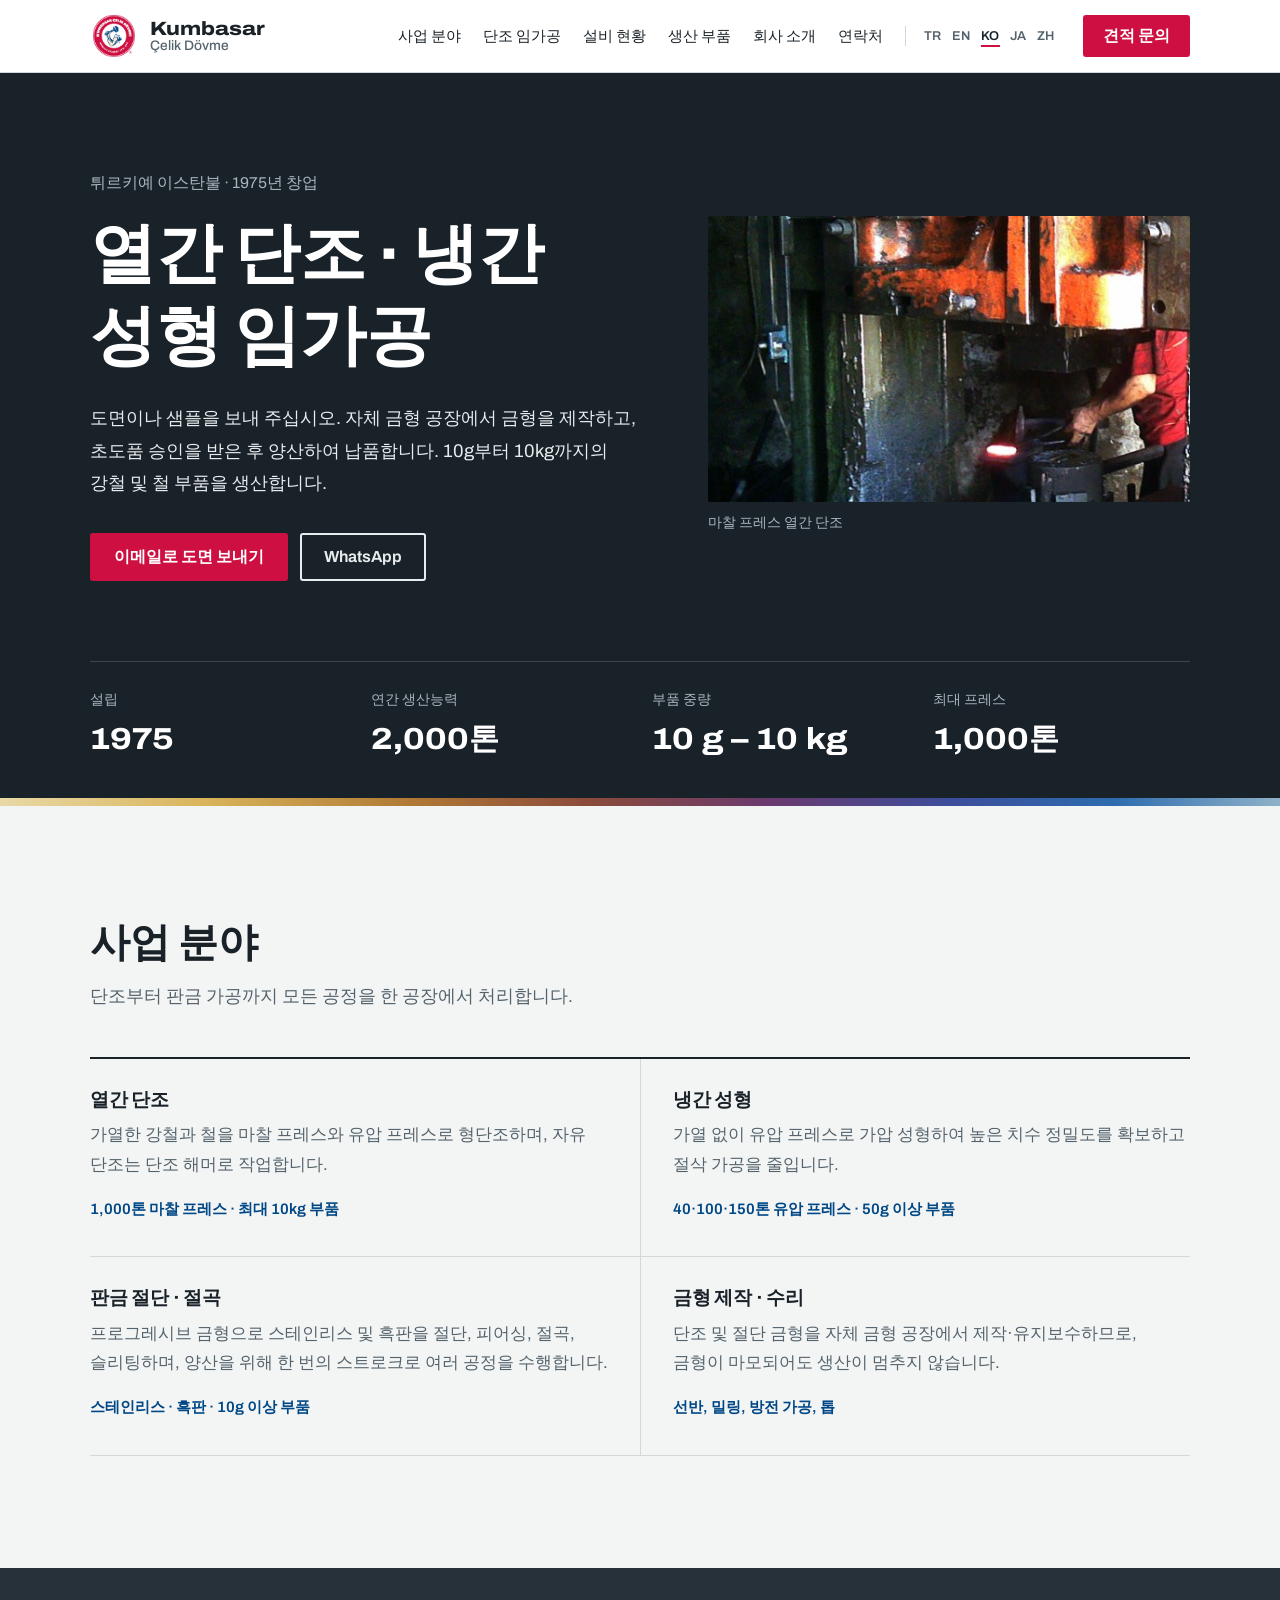
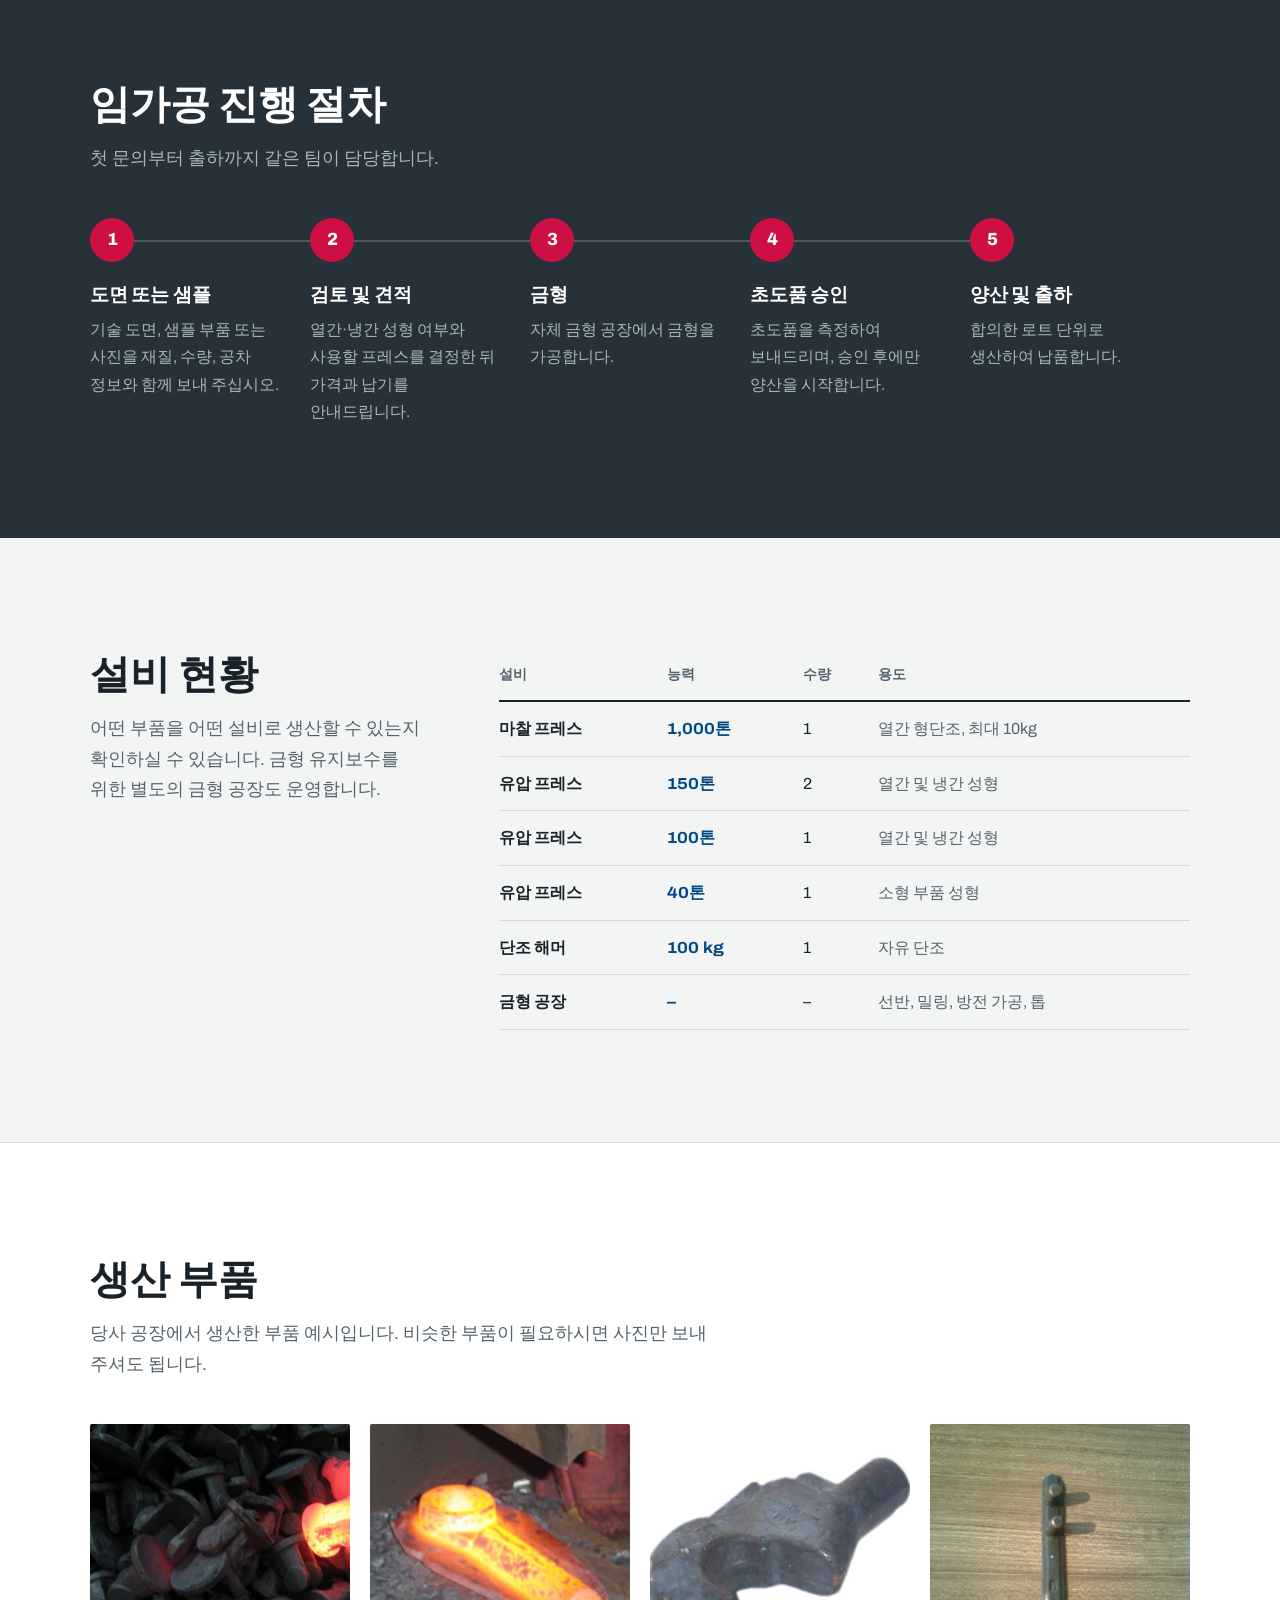
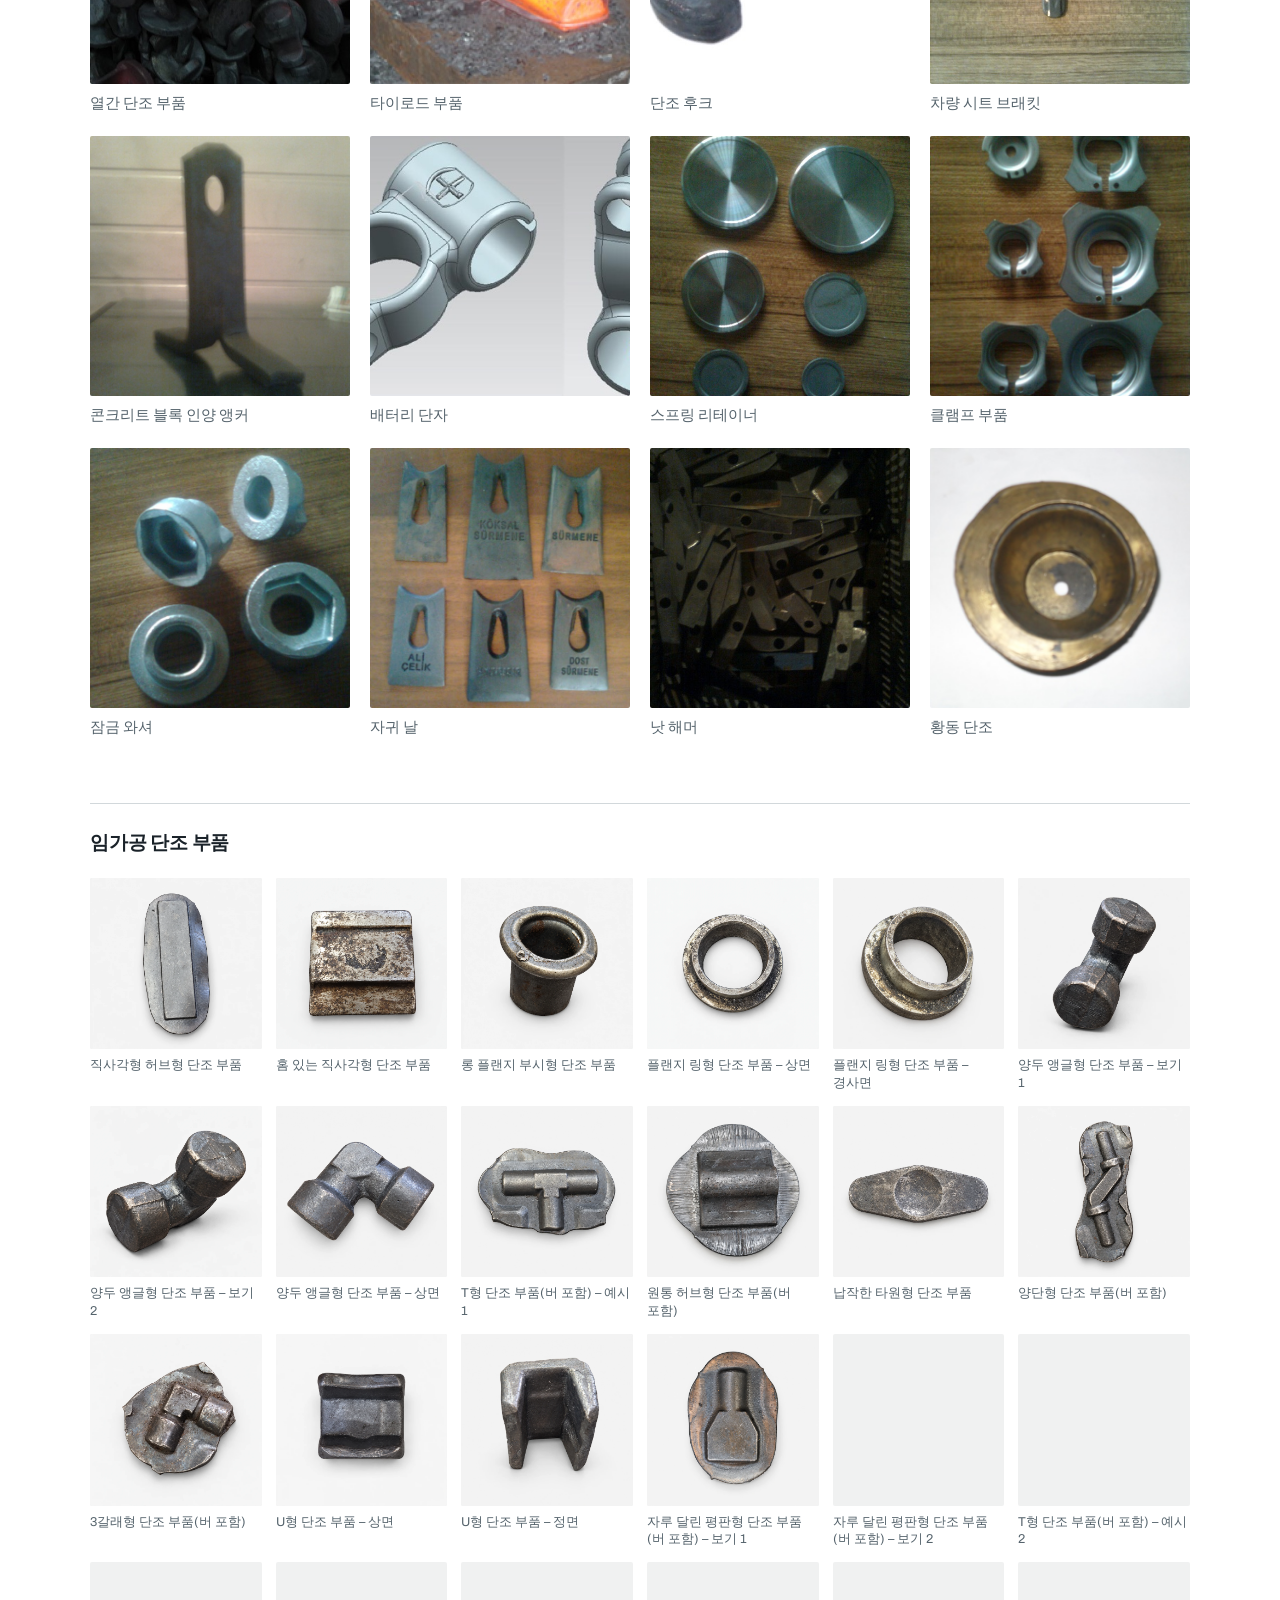
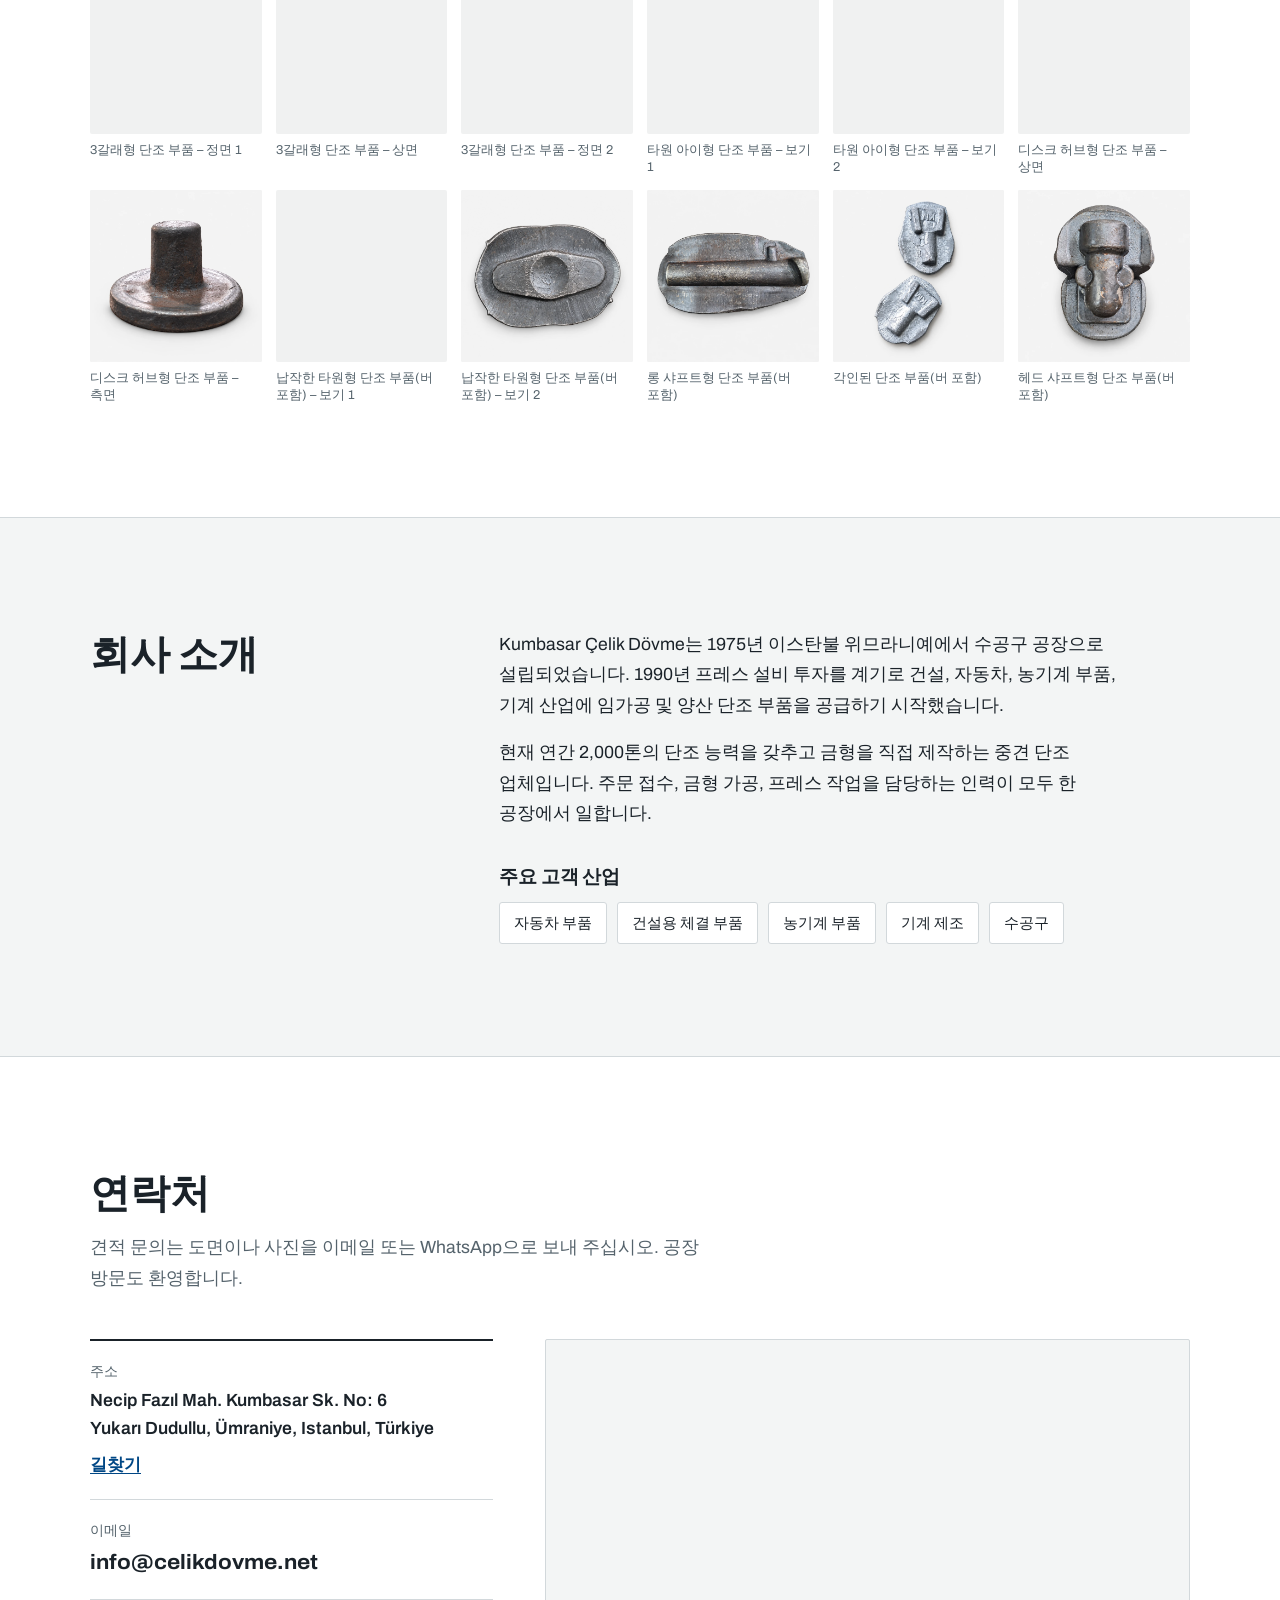
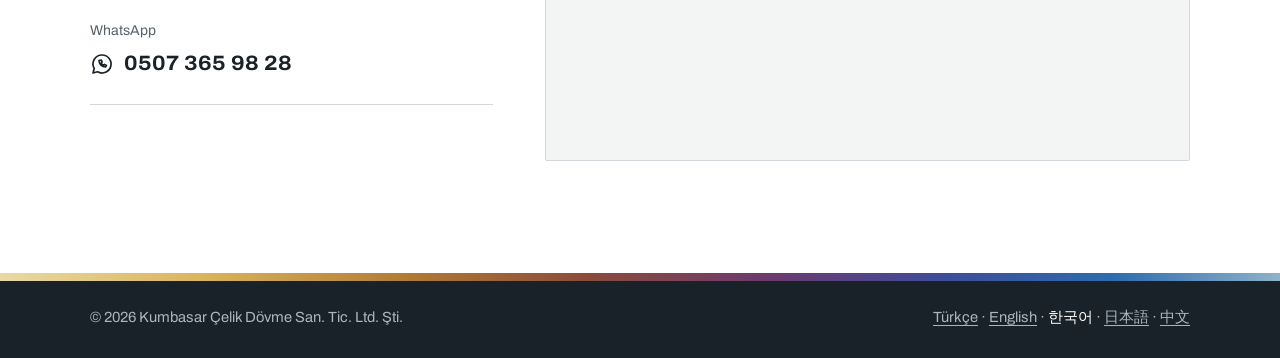
<file: ko.html>
<!doctype html>
<html lang="ko">
<head>
<meta charset="UTF-8">
<meta name="viewport" content="width=device-width, initial-scale=1.0">
<title>Kumbasar Çelik Dövme | 열간 단조 · 냉간 성형 임가공 – 튀르키예 이스탄불</title>
<meta name="description" content="1975년부터 이스탄불에서 열간 단조, 냉간 성형, 프로그레시브 금형 판금 가공을 임가공으로 수행합니다. 10g~10kg 강철·철 부품, 연간 2,000톤, 자체 금형 공장 보유.">
<link rel="canonical" href="https://celikdovme.net/ko.html">
<link rel="alternate" hreflang="tr" href="https://celikdovme.net/">
<link rel="alternate" hreflang="en" href="https://celikdovme.net/en.html">
<link rel="alternate" hreflang="ko" href="https://celikdovme.net/ko.html">
<link rel="alternate" hreflang="ja" href="https://celikdovme.net/ja.html">
<link rel="alternate" hreflang="zh-Hans" href="https://celikdovme.net/zh.html">
<link rel="alternate" hreflang="x-default" href="https://celikdovme.net/">
<meta property="og:type" content="website">
<meta property="og:locale" content="ko_KR">
<meta property="og:title" content="Kumbasar Çelik Dövme | 열간 단조 · 냉간 성형 임가공">
<meta property="og:description" content="1975년부터 이스탄불에서 강철·철 단조 임가공. 10g~10kg 부품, 연간 2,000톤.">
<meta property="og:url" content="https://celikdovme.net/ko.html">
<meta property="og:image" content="https://celikdovme.net/images/hero-dovme-presi.jpg">
<meta name="theme-color" content="#1A2229">
<link rel="icon" type="image/png" sizes="32x32" href="images/favicon-32.png">
<link rel="apple-touch-icon" href="images/favicon-180.png">
<link rel="preload" href="fonts/archivo-latin.woff2" as="font" type="font/woff2" crossorigin>
<link rel="stylesheet" href="css/style.css">
<script type="application/ld+json">
{
  "@context": "https://schema.org",
  "@type": "LocalBusiness",
  "name": "Kumbasar Çelik Dövme San. Tic. Ltd. Şti.",
  "alternateName": "Kumbasar Çelik Dövme",
  "url": "https://celikdovme.net/ko.html",
  "logo": "https://celikdovme.net/images/logo.png",
  "image": "https://celikdovme.net/images/hero-dovme-presi.jpg",
  "foundingDate": "1975",
  "description": "열간 단조, 냉간 성형, 프로그레시브 금형 판금 가공 임가공. 10g~10kg 강철·철 부품, 연간 2,000톤.",
  "address": {
    "@type": "PostalAddress",
    "streetAddress": "Necip Fazıl Mahallesi, Kumbasar Sokak No: 6, Yukarı Dudullu",
    "addressLocality": "Ümraniye",
    "addressRegion": "İstanbul",
    "addressCountry": "TR"
  },
  "email": "info@celikdovme.net",
  "telephone": "+90-507-365-98-28",
  "inLanguage": "ko"
}
</script>
</head>
<body>
<a class="skip" href="#icerik">본문으로 건너뛰기</a>

<header class="site-header">
  <div class="wrap header-row">
    <a class="brand" href="ko.html" aria-label="Kumbasar Çelik Dövme 홈">
      <img src="images/logo.png" alt="" width="48" height="48">
      <span class="brand-name">Kumbasar<span>Çelik Dövme</span></span>
    </a>
    <nav class="nav" id="nav" aria-label="주 메뉴">
      <a href="#hizmetler">사업 분야</a>
      <a href="#fason">단조 임가공</a>
      <a href="#makine-parki">설비 현황</a>
      <a href="#parcalar">생산 부품</a>
      <a href="#hakkimizda">회사 소개</a>
      <a href="#iletisim">연락처</a>
      <span class="langs"><a href="./" hreflang="tr" lang="tr">TR</a><a href="en.html" hreflang="en" lang="en">EN</a><a href="ko.html" hreflang="ko" lang="ko" aria-current="true">KO</a><a href="ja.html" hreflang="ja" lang="ja">JA</a><a href="zh.html" hreflang="zh-Hans" lang="zh-Hans">ZH</a></span>
    </nav>
    <a class="btn btn-red header-cta" href="#iletisim">견적 문의</a>
    <button class="menu-btn" id="menuBtn" type="button" aria-controls="nav" aria-expanded="false">
      <span class="sr">메뉴 열기</span>
      <svg viewBox="0 0 24 24" aria-hidden="true"><path d="M4 7h16M4 12h16M4 17h16"/></svg>
    </button>
  </div>
</header>

<main id="icerik">

  <section class="hero">
    <div class="wrap hero-grid">
      <div class="hero-text">
        <p class="hero-kicker">튀르키예 이스탄불 · 1975년 창업</p>
        <h1>열간 단조 · 냉간 성형 임가공</h1>
        <p class="hero-lede">도면이나 샘플을 보내 주십시오. 자체 금형 공장에서 금형을 제작하고, 초도품 승인을 받은 후 양산하여 납품합니다. 10g부터 10kg까지의 강철 및 철 부품을 생산합니다.</p>
        <div class="hero-actions">
          <a class="btn btn-red" href="mailto:info@celikdovme.net?subject=%EB%8B%A8%EC%A1%B0%20%EC%9E%84%EA%B0%80%EA%B3%B5%20%EA%B2%AC%EC%A0%81%20%EB%AC%B8%EC%9D%98">이메일로 도면 보내기</a>
          <a class="btn btn-line" href="https://wa.me/905073659828?text=%EC%95%88%EB%85%95%ED%95%98%EC%84%B8%EC%9A%94%2C%20%EB%8B%A8%EC%A1%B0%20%EC%9E%84%EA%B0%80%EA%B3%B5%20%EA%B2%AC%EC%A0%81%EC%9D%84%20%EC%9A%94%EC%B2%AD%EB%93%9C%EB%A6%BD%EB%8B%88%EB%8B%A4." target="_blank" rel="noopener">WhatsApp</a>
        </div>
      </div>
      <figure class="hero-photo">
        <img src="images/hero-dovme-presi.jpg" alt="당사 공장의 마찰 프레스에서 단조 중인 고온의 강철" width="518" height="308">
        <figcaption>마찰 프레스 열간 단조</figcaption>
      </figure>
    </div>
    <div class="wrap">
      <dl class="facts">
        <div><dt>설립</dt><dd>1975</dd></div>
        <div><dt>연간 생산능력</dt><dd>2,000톤</dd></div>
        <div><dt>부품 중량</dt><dd>10 g – 10 kg</dd></div>
        <div><dt>최대 프레스</dt><dd>1,000톤</dd></div>
      </dl>
    </div>
  </section>
  <div class="temper" role="presentation"></div>

  <section class="section" id="hizmetler">
    <div class="wrap">
      <div class="section-intro">
        <h2>사업 분야</h2>
        <p>단조부터 판금 가공까지 모든 공정을 한 공장에서 처리합니다.</p>
      </div>
      <div class="services">
        <article class="service">
          <h3>열간 단조</h3>
          <p>가열한 강철과 철을 마찰 프레스와 유압 프레스로 형단조하며, 자유 단조는 단조 해머로 작업합니다.</p>
          <p class="spec">1,000톤 마찰 프레스 · 최대 10kg 부품</p>
        </article>
        <article class="service">
          <h3>냉간 성형</h3>
          <p>가열 없이 유압 프레스로 가압 성형하여 높은 치수 정밀도를 확보하고 절삭 가공을 줄입니다.</p>
          <p class="spec">40·100·150톤 유압 프레스 · 50g 이상 부품</p>
        </article>
        <article class="service">
          <h3>판금 절단 · 절곡</h3>
          <p>프로그레시브 금형으로 스테인리스 및 흑판을 절단, 피어싱, 절곡, 슬리팅하며, 양산을 위해 한 번의 스트로크로 여러 공정을 수행합니다.</p>
          <p class="spec">스테인리스 · 흑판 · 10g 이상 부품</p>
        </article>
        <article class="service">
          <h3>금형 제작 · 수리</h3>
          <p>단조 및 절단 금형을 자체 금형 공장에서 제작·유지보수하므로, 금형이 마모되어도 생산이 멈추지 않습니다.</p>
          <p class="spec">선반, 밀링, 방전 가공, 톱</p>
        </article>
      </div>
    </div>
  </section>

  <section class="section section-dark" id="fason">
    <div class="wrap">
      <div class="section-intro">
        <h2>임가공 진행 절차</h2>
        <p>첫 문의부터 출하까지 같은 팀이 담당합니다.</p>
      </div>
      <ol class="steps">
        <li>
          <h3>도면 또는 샘플</h3>
          <p>기술 도면, 샘플 부품 또는 사진을 재질, 수량, 공차 정보와 함께 보내 주십시오.</p>
        </li>
        <li>
          <h3>검토 및 견적</h3>
          <p>열간·냉간 성형 여부와 사용할 프레스를 결정한 뒤 가격과 납기를 안내드립니다.</p>
        </li>
        <li>
          <h3>금형</h3>
          <p>자체 금형 공장에서 금형을 가공합니다.</p>
        </li>
        <li>
          <h3>초도품 승인</h3>
          <p>초도품을 측정하여 보내드리며, 승인 후에만 양산을 시작합니다.</p>
        </li>
        <li>
          <h3>양산 및 출하</h3>
          <p>합의한 로트 단위로 생산하여 납품합니다.</p>
        </li>
      </ol>
    </div>
  </section>

  <section class="section" id="makine-parki">
    <div class="wrap two-col">
      <div class="section-intro">
        <h2>설비 현황</h2>
        <p>어떤 부품을 어떤 설비로 생산할 수 있는지 확인하실 수 있습니다. 금형 유지보수를 위한 별도의 금형 공장도 운영합니다.</p>
      </div>
      <table class="machines">
        <thead>
          <tr><th scope="col">설비</th><th scope="col">능력</th><th scope="col">수량</th><th scope="col">용도</th></tr>
        </thead>
        <tbody>
          <tr><th scope="row">마찰 프레스</th><td>1,000톤</td><td>1</td><td>열간 형단조, 최대 10kg</td></tr>
          <tr><th scope="row">유압 프레스</th><td>150톤</td><td>2</td><td>열간 및 냉간 성형</td></tr>
          <tr><th scope="row">유압 프레스</th><td>100톤</td><td>1</td><td>열간 및 냉간 성형</td></tr>
          <tr><th scope="row">유압 프레스</th><td>40톤</td><td>1</td><td>소형 부품 성형</td></tr>
          <tr><th scope="row">단조 해머</th><td>100 kg</td><td>1</td><td>자유 단조</td></tr>
          <tr><th scope="row">금형 공장</th><td>–</td><td>–</td><td>선반, 밀링, 방전 가공, 톱</td></tr>
        </tbody>
      </table>
    </div>
  </section>

  <section class="section section-tint" id="parcalar">
    <div class="wrap">
      <div class="section-intro">
        <h2>생산 부품</h2>
        <p>당사 공장에서 생산한 부품 예시입니다. 비슷한 부품이 필요하시면 사진만 보내 주셔도 됩니다.</p>
      </div>
      <div class="gallery">
        <figure><img src="images/urun-sicak-dovme-parcalar.jpg" alt="열간 단조 부품" loading="lazy" width="640" height="640"><figcaption>열간 단조 부품</figcaption></figure>
        <figure><img src="images/urun-sicak-dovme-rot.jpg" alt="열간 단조 타이로드 부품" loading="lazy" width="640" height="640"><figcaption>타이로드 부품</figcaption></figure>
        <figure><img src="images/urun-sicak-dovme-kanca.jpg" alt="열간 단조 후크" loading="lazy" width="640" height="640"><figcaption>단조 후크</figcaption></figure>
        <figure><img src="images/urun-arac-koltuk-baglanti.jpg" alt="차량 시트 브래킷" loading="lazy" width="640" height="640"><figcaption>차량 시트 브래킷</figcaption></figure>
        <figure><img src="images/urun-beton-blok-andraji.jpg" alt="콘크리트 블록 인양 앵커" loading="lazy" width="640" height="640"><figcaption>콘크리트 블록 인양 앵커</figcaption></figure>
        <figure><img src="images/urun-kutup-basi.jpg" alt="배터리 단자" loading="lazy" width="640" height="640"><figcaption>배터리 단자</figcaption></figure>
        <figure><img src="images/urun-yay-tutucu.jpg" alt="스프링 리테이너" loading="lazy" width="640" height="640"><figcaption>스프링 리테이너</figcaption></figure>
        <figure><img src="images/urun-klepe.jpg" alt="클램프 부품" loading="lazy" width="640" height="640"><figcaption>클램프 부품</figcaption></figure>
        <figure><img src="images/urun-emniyet-pulu.jpg" alt="잠금 와셔" loading="lazy" width="640" height="640"><figcaption>잠금 와셔</figcaption></figure>
        <figure><img src="images/urun-keser-agizlari.jpg" alt="자귀 날" loading="lazy" width="640" height="640"><figcaption>자귀 날</figcaption></figure>
        <figure><img src="images/urun-tirpan-cekicleri.jpg" alt="낫 해머" loading="lazy" width="640" height="640"><figcaption>낫 해머</figcaption></figure>
        <figure><img src="images/urun-princ-dovme.jpg" alt="황동 단조 부품" loading="lazy" width="640" height="640"><figcaption>황동 단조</figcaption></figure>
      </div>

      <h3 class="gallery-title">임가공 단조 부품</h3>
      <div class="gallery gallery-small">
        <figure><a href="images/fason-is-parcalari/kumbasar-fason-dovme-dikdortgen-gobekli.webp"><img src="images/fason-is-parcalari/kumbasar-fason-dovme-dikdortgen-gobekli.webp" alt="Kumbasar Çelik Dövme 임가공 단조 부품: 직사각형 허브형 단조 부품" loading="lazy" decoding="async" width="1254" height="1254"></a><figcaption>직사각형 허브형 단조 부품</figcaption></figure>
        <figure><a href="images/fason-is-parcalari/kumbasar-fason-dovme-kanalli-dikdortgen.webp"><img src="images/fason-is-parcalari/kumbasar-fason-dovme-kanalli-dikdortgen.webp" alt="Kumbasar Çelik Dövme 임가공 단조 부품: 홈 있는 직사각형 단조 부품" loading="lazy" decoding="async" width="1254" height="1254"></a><figcaption>홈 있는 직사각형 단조 부품</figcaption></figure>
        <figure><a href="images/fason-is-parcalari/kumbasar-fason-dovme-uzun-flansli-burc.webp"><img src="images/fason-is-parcalari/kumbasar-fason-dovme-uzun-flansli-burc.webp" alt="Kumbasar Çelik Dövme 임가공 단조 부품: 롱 플랜지 부시형 단조 부품" loading="lazy" decoding="async" width="1254" height="1254"></a><figcaption>롱 플랜지 부시형 단조 부품</figcaption></figure>
        <figure><a href="images/fason-is-parcalari/kumbasar-fason-dovme-flansli-halka-ust.webp"><img src="images/fason-is-parcalari/kumbasar-fason-dovme-flansli-halka-ust.webp" alt="Kumbasar Çelik Dövme 임가공 단조 부품: 플랜지 링형 단조 부품 – 상면" loading="lazy" decoding="async" width="1254" height="1254"></a><figcaption>플랜지 링형 단조 부품 – 상면</figcaption></figure>
        <figure><a href="images/fason-is-parcalari/kumbasar-fason-dovme-flansli-halka-acili.webp"><img src="images/fason-is-parcalari/kumbasar-fason-dovme-flansli-halka-acili.webp" alt="Kumbasar Çelik Dövme 임가공 단조 부품: 플랜지 링형 단조 부품 – 경사면" loading="lazy" decoding="async" width="1254" height="1254"></a><figcaption>플랜지 링형 단조 부품 – 경사면</figcaption></figure>
        <figure><a href="images/fason-is-parcalari/kumbasar-fason-dovme-cift-basli-acili-01.webp"><img src="images/fason-is-parcalari/kumbasar-fason-dovme-cift-basli-acili-01.webp" alt="Kumbasar Çelik Dövme 임가공 단조 부품: 양두 앵글형 단조 부품 – 보기 1" loading="lazy" decoding="async" width="1254" height="1254"></a><figcaption>양두 앵글형 단조 부품 – 보기 1</figcaption></figure>
        <figure><a href="images/fason-is-parcalari/kumbasar-fason-dovme-cift-basli-acili-02.webp"><img src="images/fason-is-parcalari/kumbasar-fason-dovme-cift-basli-acili-02.webp" alt="Kumbasar Çelik Dövme 임가공 단조 부품: 양두 앵글형 단조 부품 – 보기 2" loading="lazy" decoding="async" width="1254" height="1254"></a><figcaption>양두 앵글형 단조 부품 – 보기 2</figcaption></figure>
        <figure><a href="images/fason-is-parcalari/kumbasar-fason-dovme-cift-basli-ust.webp"><img src="images/fason-is-parcalari/kumbasar-fason-dovme-cift-basli-ust.webp" alt="Kumbasar Çelik Dövme 임가공 단조 부품: 양두 앵글형 단조 부품 – 상면" loading="lazy" decoding="async" width="1254" height="1254"></a><figcaption>양두 앵글형 단조 부품 – 상면</figcaption></figure>
        <figure><a href="images/fason-is-parcalari/kumbasar-fason-dovme-t-formlu-capakli-01.webp"><img src="images/fason-is-parcalari/kumbasar-fason-dovme-t-formlu-capakli-01.webp" alt="Kumbasar Çelik Dövme 임가공 단조 부품: T형 단조 부품(버 포함) – 예시 1" loading="lazy" decoding="async" width="1254" height="1254"></a><figcaption>T형 단조 부품(버 포함) – 예시 1</figcaption></figure>
        <figure><a href="images/fason-is-parcalari/kumbasar-fason-dovme-silindirik-gobekli.webp"><img src="images/fason-is-parcalari/kumbasar-fason-dovme-silindirik-gobekli.webp" alt="Kumbasar Çelik Dövme 임가공 단조 부품: 원통 허브형 단조 부품(버 포함)" loading="lazy" decoding="async" width="1254" height="1254"></a><figcaption>원통 허브형 단조 부품(버 포함)</figcaption></figure>
        <figure><a href="images/fason-is-parcalari/kumbasar-fason-dovme-oval-yassi.webp"><img src="images/fason-is-parcalari/kumbasar-fason-dovme-oval-yassi.webp" alt="Kumbasar Çelik Dövme 임가공 단조 부품: 납작한 타원형 단조 부품" loading="lazy" decoding="async" width="1254" height="1254"></a><figcaption>납작한 타원형 단조 부품</figcaption></figure>
        <figure><a href="images/fason-is-parcalari/kumbasar-fason-dovme-cift-uclu-capakli.webp"><img src="images/fason-is-parcalari/kumbasar-fason-dovme-cift-uclu-capakli.webp" alt="Kumbasar Çelik Dövme 임가공 단조 부품: 양단형 단조 부품(버 포함)" loading="lazy" decoding="async" width="1254" height="1254"></a><figcaption>양단형 단조 부품(버 포함)</figcaption></figure>
        <figure><a href="images/fason-is-parcalari/kumbasar-fason-dovme-uc-kollu-capakli.webp"><img src="images/fason-is-parcalari/kumbasar-fason-dovme-uc-kollu-capakli.webp" alt="Kumbasar Çelik Dövme 임가공 단조 부품: 3갈래형 단조 부품(버 포함)" loading="lazy" decoding="async" width="1254" height="1254"></a><figcaption>3갈래형 단조 부품(버 포함)</figcaption></figure>
        <figure><a href="images/fason-is-parcalari/kumbasar-fason-dovme-u-formlu-ust.webp"><img src="images/fason-is-parcalari/kumbasar-fason-dovme-u-formlu-ust.webp" alt="Kumbasar Çelik Dövme 임가공 단조 부품: U형 단조 부품 – 상면" loading="lazy" decoding="async" width="1254" height="1254"></a><figcaption>U형 단조 부품 – 상면</figcaption></figure>
        <figure><a href="images/fason-is-parcalari/kumbasar-fason-dovme-u-formlu-on.webp"><img src="images/fason-is-parcalari/kumbasar-fason-dovme-u-formlu-on.webp" alt="Kumbasar Çelik Dövme 임가공 단조 부품: U형 단조 부품 – 정면" loading="lazy" decoding="async" width="1254" height="1254"></a><figcaption>U형 단조 부품 – 정면</figcaption></figure>
        <figure><a href="images/fason-is-parcalari/kumbasar-fason-dovme-sapli-yassi-capakli-01.webp"><img src="images/fason-is-parcalari/kumbasar-fason-dovme-sapli-yassi-capakli-01.webp" alt="Kumbasar Çelik Dövme 임가공 단조 부품: 자루 달린 평판형 단조 부품(버 포함) – 보기 1" loading="lazy" decoding="async" width="1254" height="1254"></a><figcaption>자루 달린 평판형 단조 부품(버 포함) – 보기 1</figcaption></figure>
        <figure><a href="images/fason-is-parcalari/kumbasar-fason-dovme-sapli-yassi-capakli-02.webp"><img src="images/fason-is-parcalari/kumbasar-fason-dovme-sapli-yassi-capakli-02.webp" alt="Kumbasar Çelik Dövme 임가공 단조 부품: 자루 달린 평판형 단조 부품(버 포함) – 보기 2" loading="lazy" decoding="async" width="1254" height="1254"></a><figcaption>자루 달린 평판형 단조 부품(버 포함) – 보기 2</figcaption></figure>
        <figure><a href="images/fason-is-parcalari/kumbasar-fason-dovme-t-formlu-capakli-02.webp"><img src="images/fason-is-parcalari/kumbasar-fason-dovme-t-formlu-capakli-02.webp" alt="Kumbasar Çelik Dövme 임가공 단조 부품: T형 단조 부품(버 포함) – 예시 2" loading="lazy" decoding="async" width="1254" height="1254"></a><figcaption>T형 단조 부품(버 포함) – 예시 2</figcaption></figure>
        <figure><a href="images/fason-is-parcalari/kumbasar-fason-dovme-uc-kollu-on-01.webp"><img src="images/fason-is-parcalari/kumbasar-fason-dovme-uc-kollu-on-01.webp" alt="Kumbasar Çelik Dövme 임가공 단조 부품: 3갈래형 단조 부품 – 정면 1" loading="lazy" decoding="async" width="1254" height="1254"></a><figcaption>3갈래형 단조 부품 – 정면 1</figcaption></figure>
        <figure><a href="images/fason-is-parcalari/kumbasar-fason-dovme-uc-kollu-ust.webp"><img src="images/fason-is-parcalari/kumbasar-fason-dovme-uc-kollu-ust.webp" alt="Kumbasar Çelik Dövme 임가공 단조 부품: 3갈래형 단조 부품 – 상면" loading="lazy" decoding="async" width="1254" height="1254"></a><figcaption>3갈래형 단조 부품 – 상면</figcaption></figure>
        <figure><a href="images/fason-is-parcalari/kumbasar-fason-dovme-uc-kollu-on-02.webp"><img src="images/fason-is-parcalari/kumbasar-fason-dovme-uc-kollu-on-02.webp" alt="Kumbasar Çelik Dövme 임가공 단조 부품: 3갈래형 단조 부품 – 정면 2" loading="lazy" decoding="async" width="1254" height="1254"></a><figcaption>3갈래형 단조 부품 – 정면 2</figcaption></figure>
        <figure><a href="images/fason-is-parcalari/kumbasar-fason-dovme-oval-gozlu-01.webp"><img src="images/fason-is-parcalari/kumbasar-fason-dovme-oval-gozlu-01.webp" alt="Kumbasar Çelik Dövme 임가공 단조 부품: 타원 아이형 단조 부품 – 보기 1" loading="lazy" decoding="async" width="1254" height="1254"></a><figcaption>타원 아이형 단조 부품 – 보기 1</figcaption></figure>
        <figure><a href="images/fason-is-parcalari/kumbasar-fason-dovme-oval-gozlu-02.webp"><img src="images/fason-is-parcalari/kumbasar-fason-dovme-oval-gozlu-02.webp" alt="Kumbasar Çelik Dövme 임가공 단조 부품: 타원 아이형 단조 부품 – 보기 2" loading="lazy" decoding="async" width="1254" height="1254"></a><figcaption>타원 아이형 단조 부품 – 보기 2</figcaption></figure>
        <figure><a href="images/fason-is-parcalari/kumbasar-fason-dovme-disk-gobekli-ust.webp"><img src="images/fason-is-parcalari/kumbasar-fason-dovme-disk-gobekli-ust.webp" alt="Kumbasar Çelik Dövme 임가공 단조 부품: 디스크 허브형 단조 부품 – 상면" loading="lazy" decoding="async" width="1254" height="1254"></a><figcaption>디스크 허브형 단조 부품 – 상면</figcaption></figure>
        <figure><a href="images/fason-is-parcalari/kumbasar-fason-dovme-disk-gobekli-yan.webp"><img src="images/fason-is-parcalari/kumbasar-fason-dovme-disk-gobekli-yan.webp" alt="Kumbasar Çelik Dövme 임가공 단조 부품: 디스크 허브형 단조 부품 – 측면" loading="lazy" decoding="async" width="1254" height="1254"></a><figcaption>디스크 허브형 단조 부품 – 측면</figcaption></figure>
        <figure><a href="images/fason-is-parcalari/kumbasar-fason-dovme-oval-yassi-capakli-01.webp"><img src="images/fason-is-parcalari/kumbasar-fason-dovme-oval-yassi-capakli-01.webp" alt="Kumbasar Çelik Dövme 임가공 단조 부품: 납작한 타원형 단조 부품(버 포함) – 보기 1" loading="lazy" decoding="async" width="1254" height="1254"></a><figcaption>납작한 타원형 단조 부품(버 포함) – 보기 1</figcaption></figure>
        <figure><a href="images/fason-is-parcalari/kumbasar-fason-dovme-oval-yassi-capakli-02.webp"><img src="images/fason-is-parcalari/kumbasar-fason-dovme-oval-yassi-capakli-02.webp" alt="Kumbasar Çelik Dövme 임가공 단조 부품: 납작한 타원형 단조 부품(버 포함) – 보기 2" loading="lazy" decoding="async" width="1254" height="1254"></a><figcaption>납작한 타원형 단조 부품(버 포함) – 보기 2</figcaption></figure>
        <figure><a href="images/fason-is-parcalari/kumbasar-fason-dovme-uzun-mil-capakli.webp"><img src="images/fason-is-parcalari/kumbasar-fason-dovme-uzun-mil-capakli.webp" alt="Kumbasar Çelik Dövme 임가공 단조 부품: 롱 샤프트형 단조 부품(버 포함)" loading="lazy" decoding="async" width="1254" height="1254"></a><figcaption>롱 샤프트형 단조 부품(버 포함)</figcaption></figure>
        <figure><a href="images/fason-is-parcalari/kumbasar-fason-dovme-damgali-capakli-cift.webp"><img src="images/fason-is-parcalari/kumbasar-fason-dovme-damgali-capakli-cift.webp" alt="Kumbasar Çelik Dövme 임가공 단조 부품: 각인된 단조 부품(버 포함)" loading="lazy" decoding="async" width="1254" height="1254"></a><figcaption>각인된 단조 부품(버 포함)</figcaption></figure>
        <figure><a href="images/fason-is-parcalari/kumbasar-fason-dovme-baslikli-mil-capakli.webp"><img src="images/fason-is-parcalari/kumbasar-fason-dovme-baslikli-mil-capakli.webp" alt="Kumbasar Çelik Dövme 임가공 단조 부품: 헤드 샤프트형 단조 부품(버 포함)" loading="lazy" decoding="async" width="1254" height="1254"></a><figcaption>헤드 샤프트형 단조 부품(버 포함)</figcaption></figure>
      </div>
    </div>
  </section>

  <section class="section" id="hakkimizda">
    <div class="wrap two-col">
      <div class="section-intro">
        <h2>회사 소개</h2>
      </div>
      <div class="about">
        <p>Kumbasar Çelik Dövme는 1975년 이스탄불 위므라니예에서 수공구 공장으로 설립되었습니다. 1990년 프레스 설비 투자를 계기로 건설, 자동차, 농기계 부품, 기계 산업에 임가공 및 양산 단조 부품을 공급하기 시작했습니다.</p>
        <p>현재 연간 2,000톤의 단조 능력을 갖추고 금형을 직접 제작하는 중견 단조 업체입니다. 주문 접수, 금형 가공, 프레스 작업을 담당하는 인력이 모두 한 공장에서 일합니다.</p>
        <h3>주요 고객 산업</h3>
        <ul class="sectors">
          <li>자동차 부품</li>
          <li>건설용 체결 부품</li>
          <li>농기계 부품</li>
          <li>기계 제조</li>
          <li>수공구</li>
        </ul>
      </div>
    </div>
  </section>

  <section class="contact" id="iletisim">
    <div class="wrap">
      <div class="section-intro">
        <h2>연락처</h2>
        <p>견적 문의는 도면이나 사진을 이메일 또는 WhatsApp으로 보내 주십시오. 공장 방문도 환영합니다.</p>
      </div>
      <div class="contact-grid">
        <ul class="contact-list">
          <li>
            <span class="c-label">주소</span>
            <address>Necip Fazıl Mah. Kumbasar Sk. No: 6<br>Yukarı Dudullu, Ümraniye, Istanbul, Türkiye</address>
            <a class="c-link" href="https://www.google.com/maps/dir/?api=1&amp;destination=Necip%20Faz%C4%B1l%20Mahallesi%20Kumbasar%20Sokak%20No%206%20%C3%9Cmraniye%20%C4%B0stanbul" target="_blank" rel="noopener">길찾기</a>
          </li>
          <li>
            <span class="c-label">이메일</span>
            <a class="c-value" href="mailto:info@celikdovme.net?subject=%EB%8B%A8%EC%A1%B0%20%EC%9E%84%EA%B0%80%EA%B3%B5%20%EA%B2%AC%EC%A0%81%20%EB%AC%B8%EC%9D%98">info@celikdovme.net</a>
          </li>
          <li>
            <span class="c-label">WhatsApp</span>
            <a class="c-value" href="https://wa.me/905073659828?text=%EC%95%88%EB%85%95%ED%95%98%EC%84%B8%EC%9A%94%2C%20%EB%8B%A8%EC%A1%B0%20%EC%9E%84%EA%B0%80%EA%B3%B5%20%EA%B2%AC%EC%A0%81%EC%9D%84%20%EC%9A%94%EC%B2%AD%EB%93%9C%EB%A6%BD%EB%8B%88%EB%8B%A4." target="_blank" rel="noopener">
              <svg viewBox="0 0 24 24" aria-hidden="true"><path d="M12 3a9 9 0 0 0-7.8 13.5L3 21l4.6-1.2A9 9 0 1 0 12 3Z"/><path d="M9 8.5c0 3.6 2.9 6.5 6.5 6.5l1-1.6-2-1-1 .9a5 5 0 0 1-2.3-2.3l.9-1-1-2Z"/></svg>
              0507 365 98 28
            </a>
          </li>
        </ul>
        <div class="map">
          <iframe src="https://www.google.com/maps?q=Necip%20Faz%C4%B1l%20Mahallesi%2C%20Kumbasar%20Sokak%20No%3A6%2C%20Yukar%C4%B1%20Dudullu%2C%20%C3%9Cmraniye%2C%20%C4%B0stanbul&amp;output=embed" loading="lazy" referrerpolicy="no-referrer-when-downgrade" title="Kumbasar Çelik Dövme 위치, 이스탄불 위므라니예"></iframe>
        </div>
      </div>
    </div>
  </section>

</main>

<footer class="site-footer">
  <div class="temper" role="presentation"></div>
  <div class="wrap footer-row">
    <p>© 2026 Kumbasar Çelik Dövme San. Tic. Ltd. Şti.</p>
    <p class="footer-langs"><a href="./" hreflang="tr" lang="tr">Türkçe</a> · <a href="en.html" hreflang="en" lang="en">English</a> · <a href="ko.html" hreflang="ko" lang="ko" aria-current="true">한국어</a> · <a href="ja.html" hreflang="ja" lang="ja">日本語</a> · <a href="zh.html" hreflang="zh-Hans" lang="zh-Hans">中文</a></p>
  </div>
</footer>

<nav class="quickbar" aria-label="빠른 연락">
  <a href="mailto:info@celikdovme.net?subject=%EB%8B%A8%EC%A1%B0%20%EC%9E%84%EA%B0%80%EA%B3%B5%20%EA%B2%AC%EC%A0%81%20%EB%AC%B8%EC%9D%98">이메일</a>
  <a href="https://wa.me/905073659828?text=%EC%95%88%EB%85%95%ED%95%98%EC%84%B8%EC%9A%94%2C%20%EB%8B%A8%EC%A1%B0%20%EC%9E%84%EA%B0%80%EA%B3%B5%20%EA%B2%AC%EC%A0%81%EC%9D%84%20%EC%9A%94%EC%B2%AD%EB%93%9C%EB%A6%BD%EB%8B%88%EB%8B%A4." target="_blank" rel="noopener">WhatsApp</a>
  <a href="#iletisim">주소</a>
</nav>

<script src="js/main.js" defer></script>
</body>
</html>
</file>
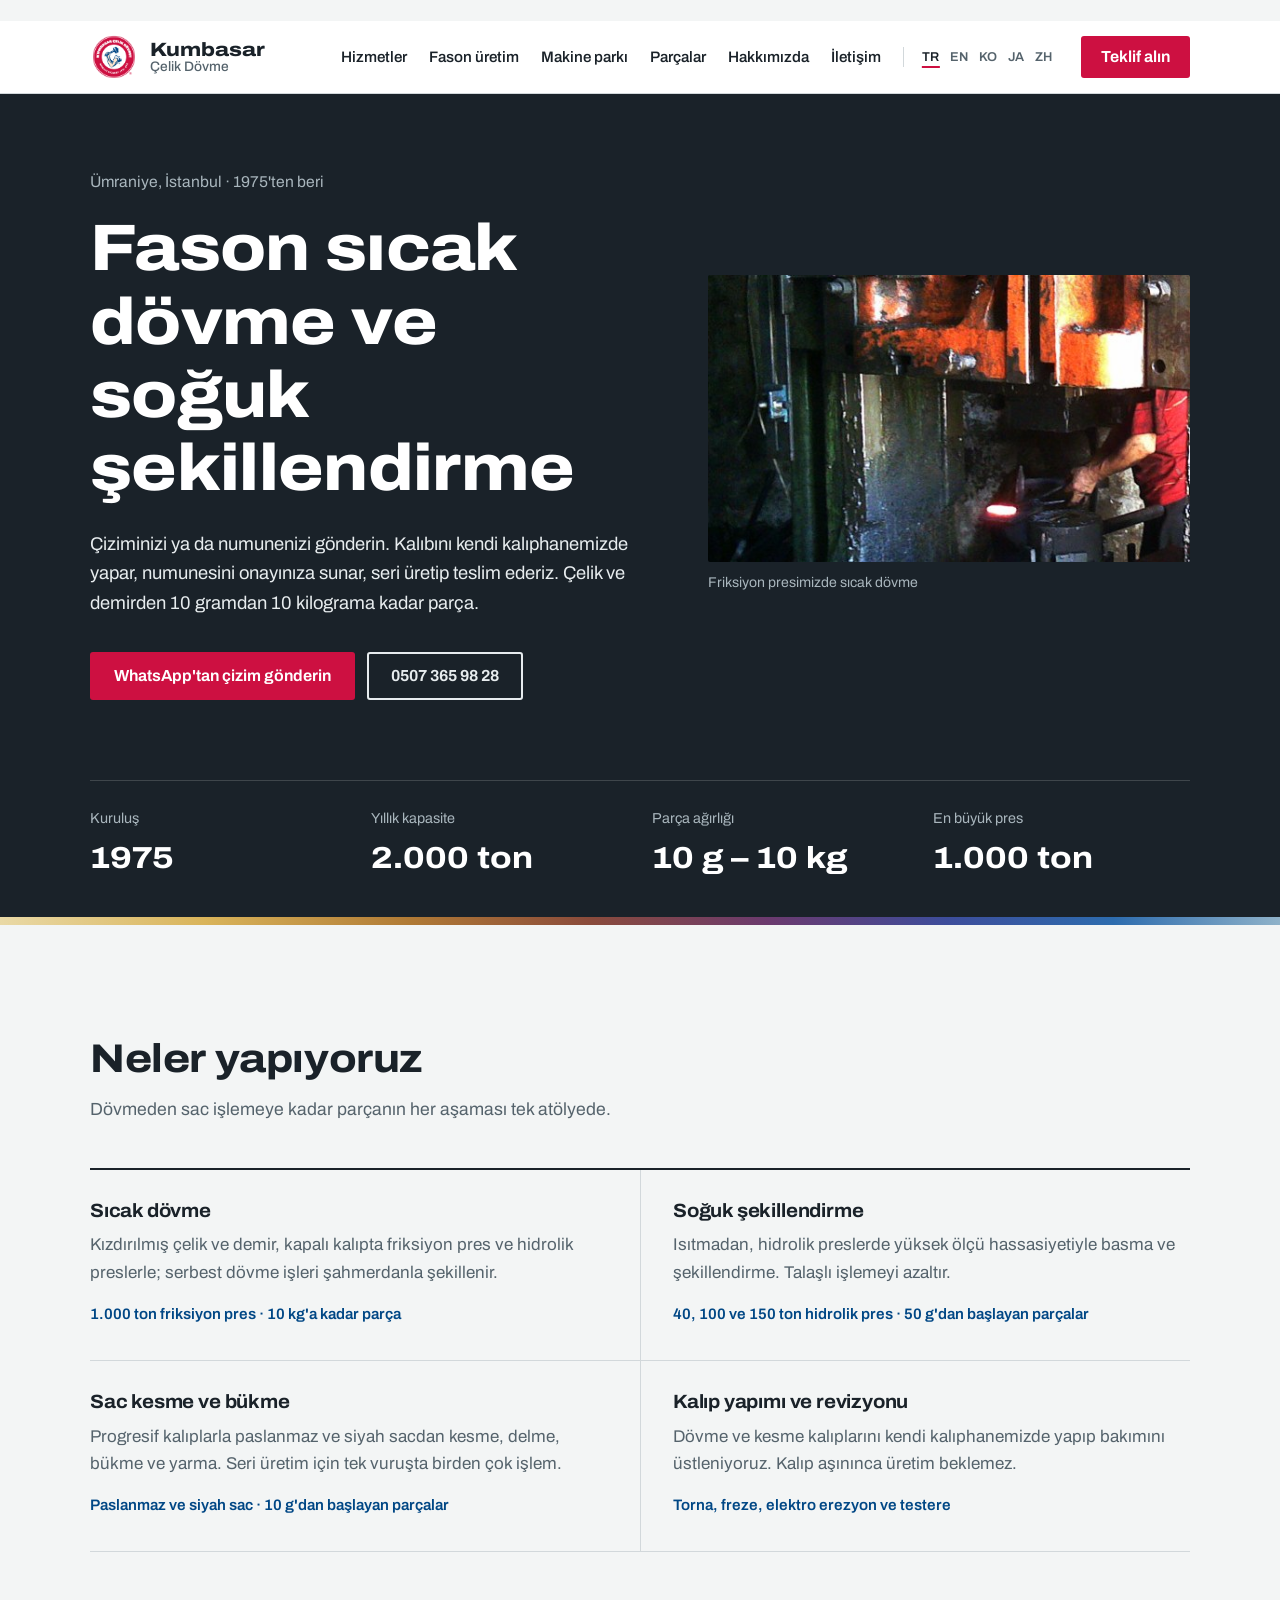
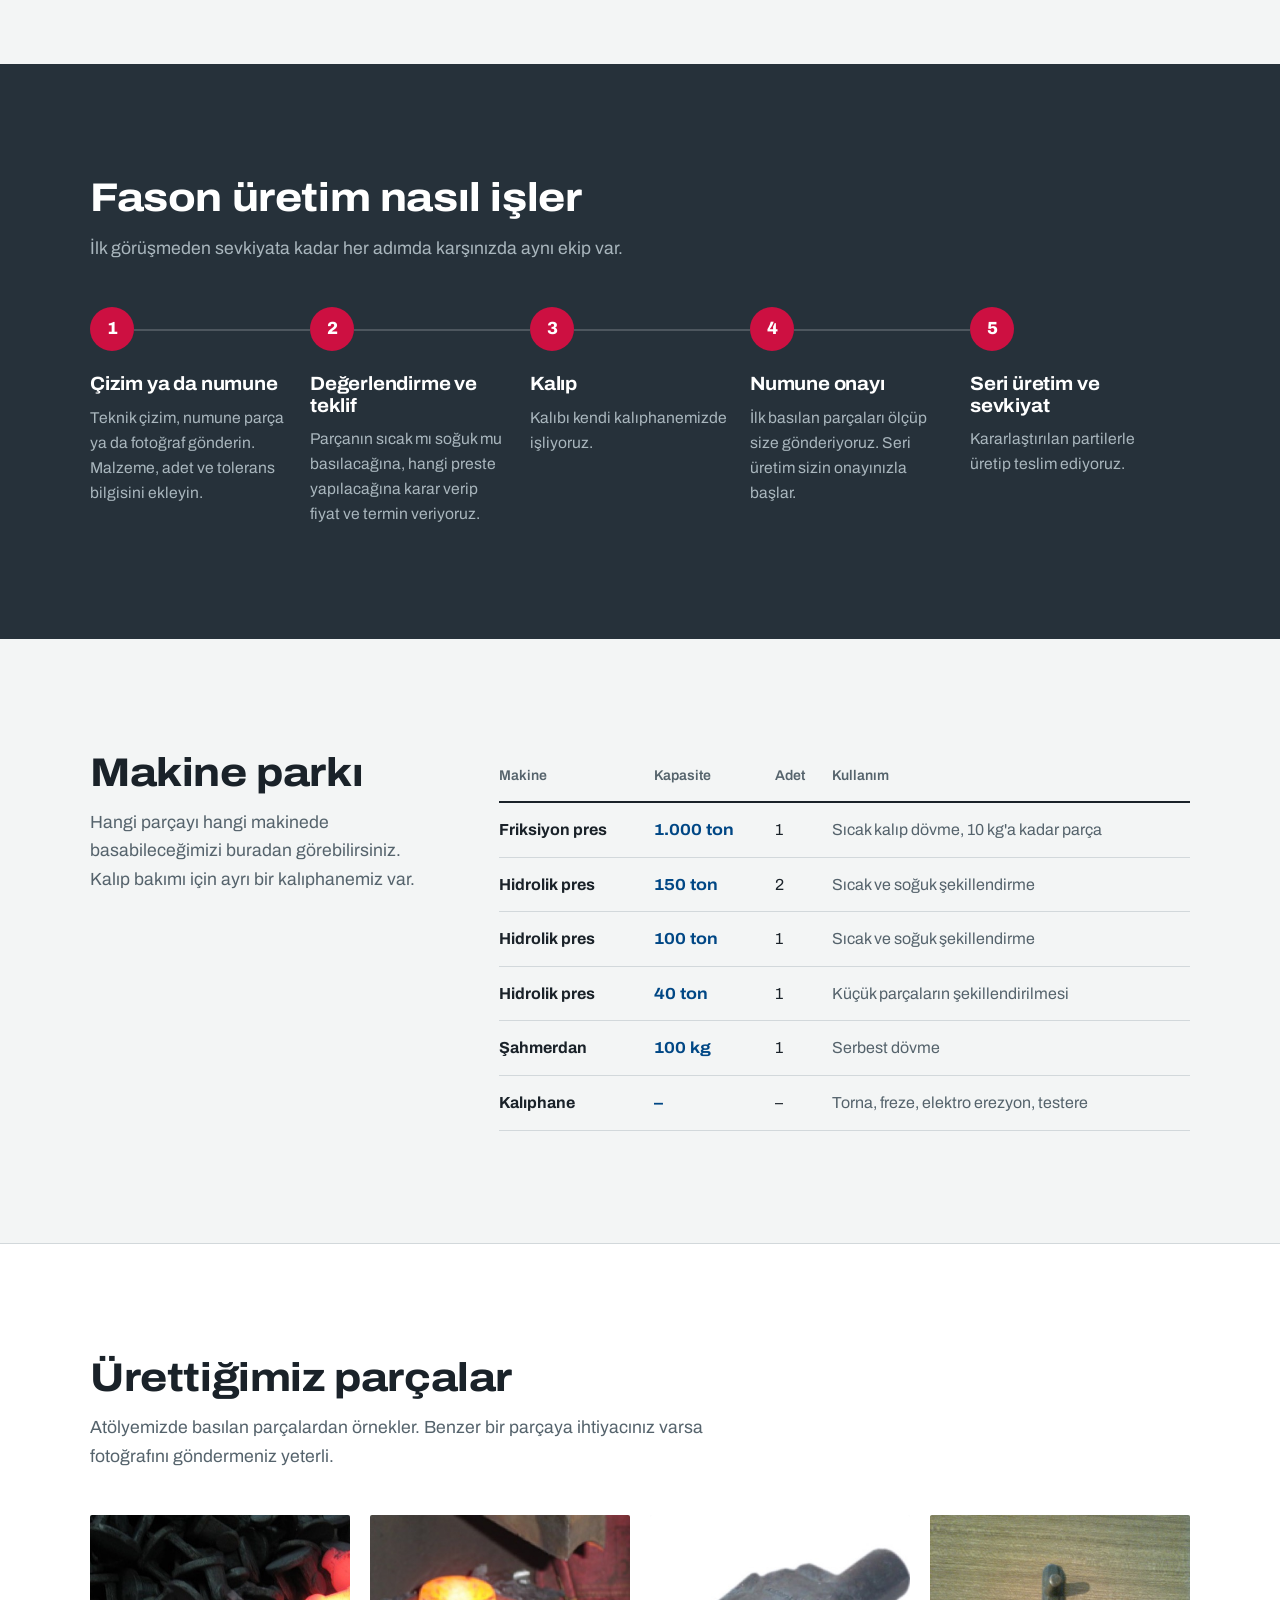
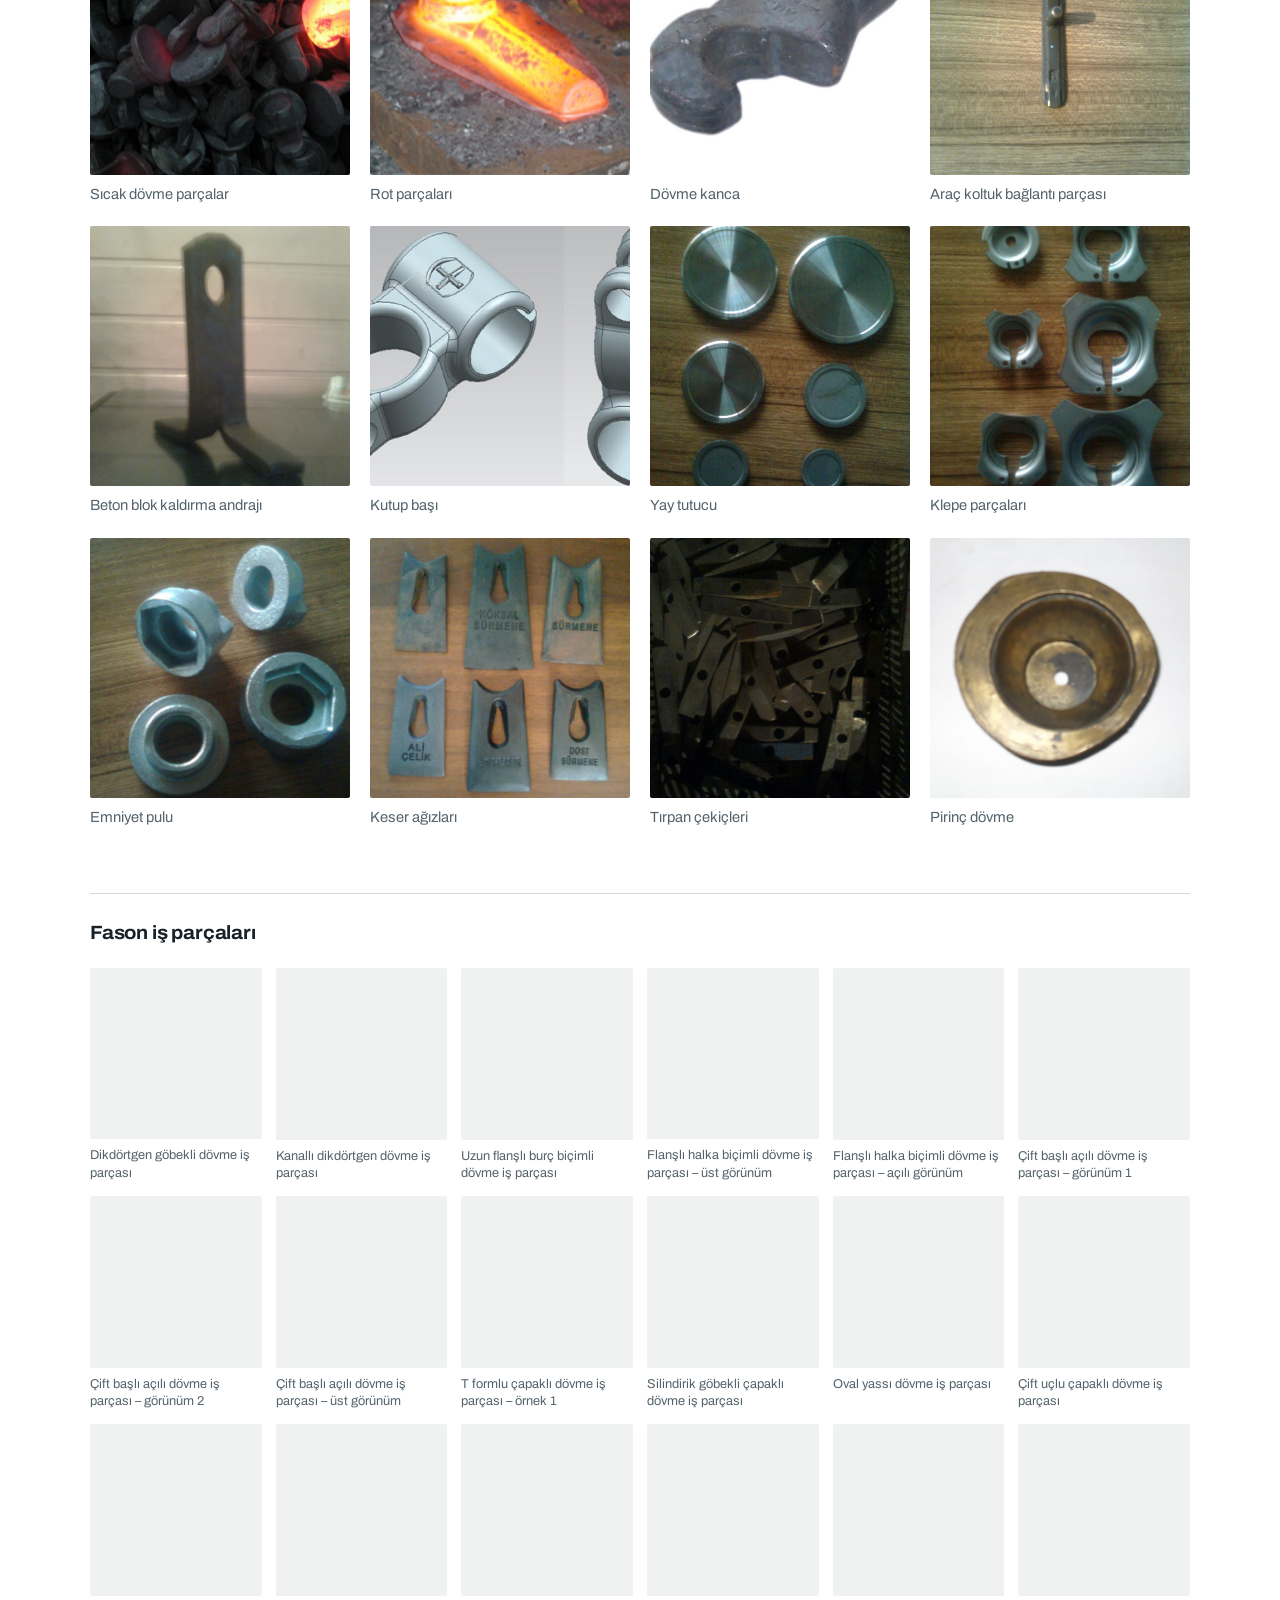
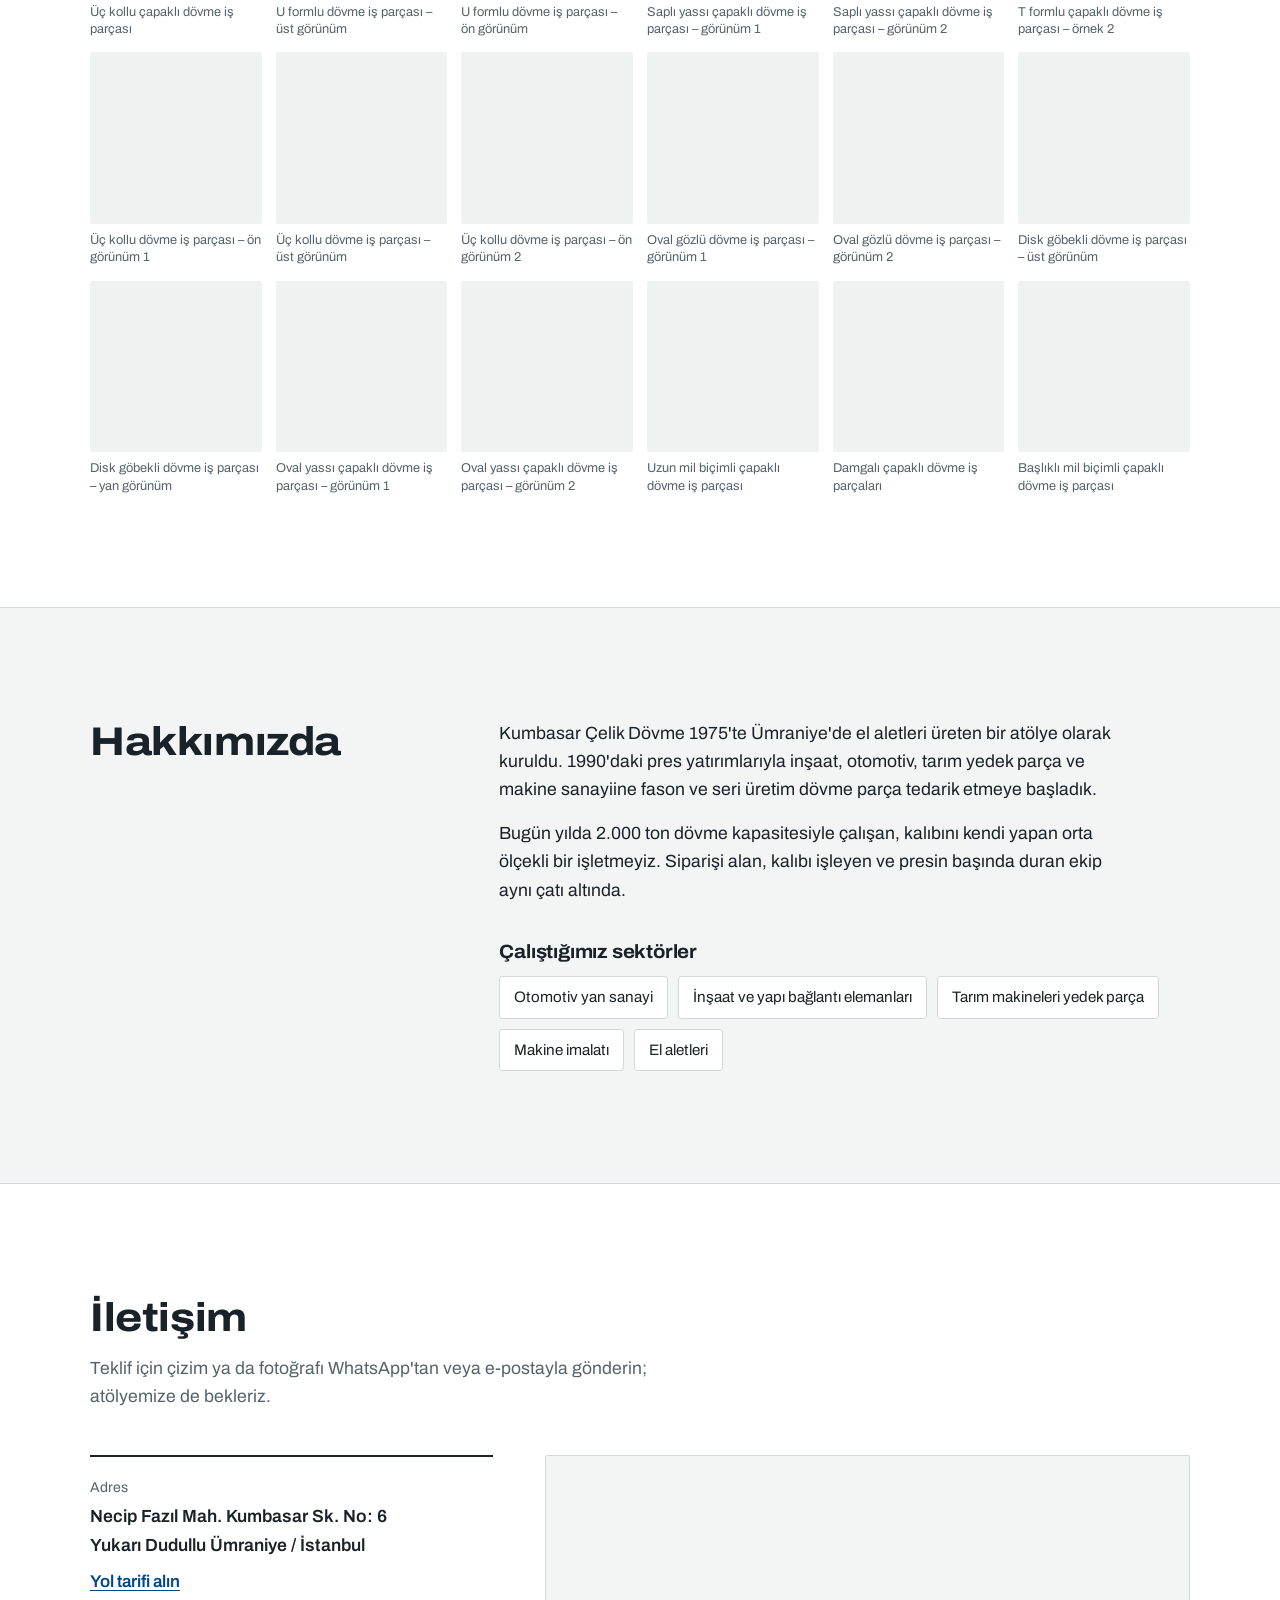
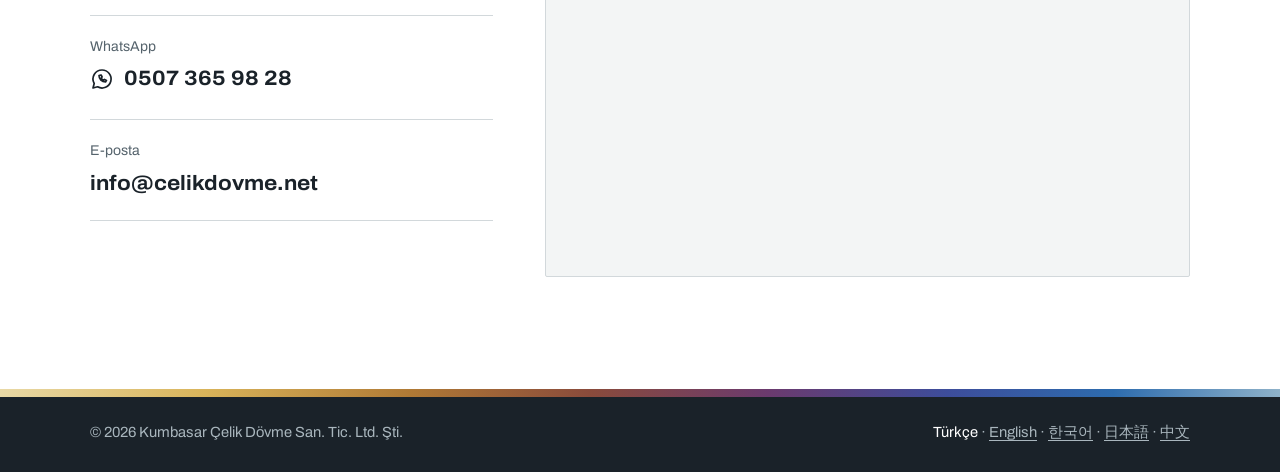
<file: makine-parki.html>
<!doctype html>
<html lang="tr">
<head>
<meta charset="UTF-8">
<title>Kumbasar Çelik Dövme</title>
<meta name="robots" content="noindex">
<link rel="canonical" href="https://celikdovme.net/#makine-parki">
<meta http-equiv="refresh" content="0; url=./#makine-parki">
</head>
<body>
<p>Sayfa taşındı: <a href="./#makine-parki">Kumbasar Çelik Dövme</a></p>
</body>
</html>
</file>
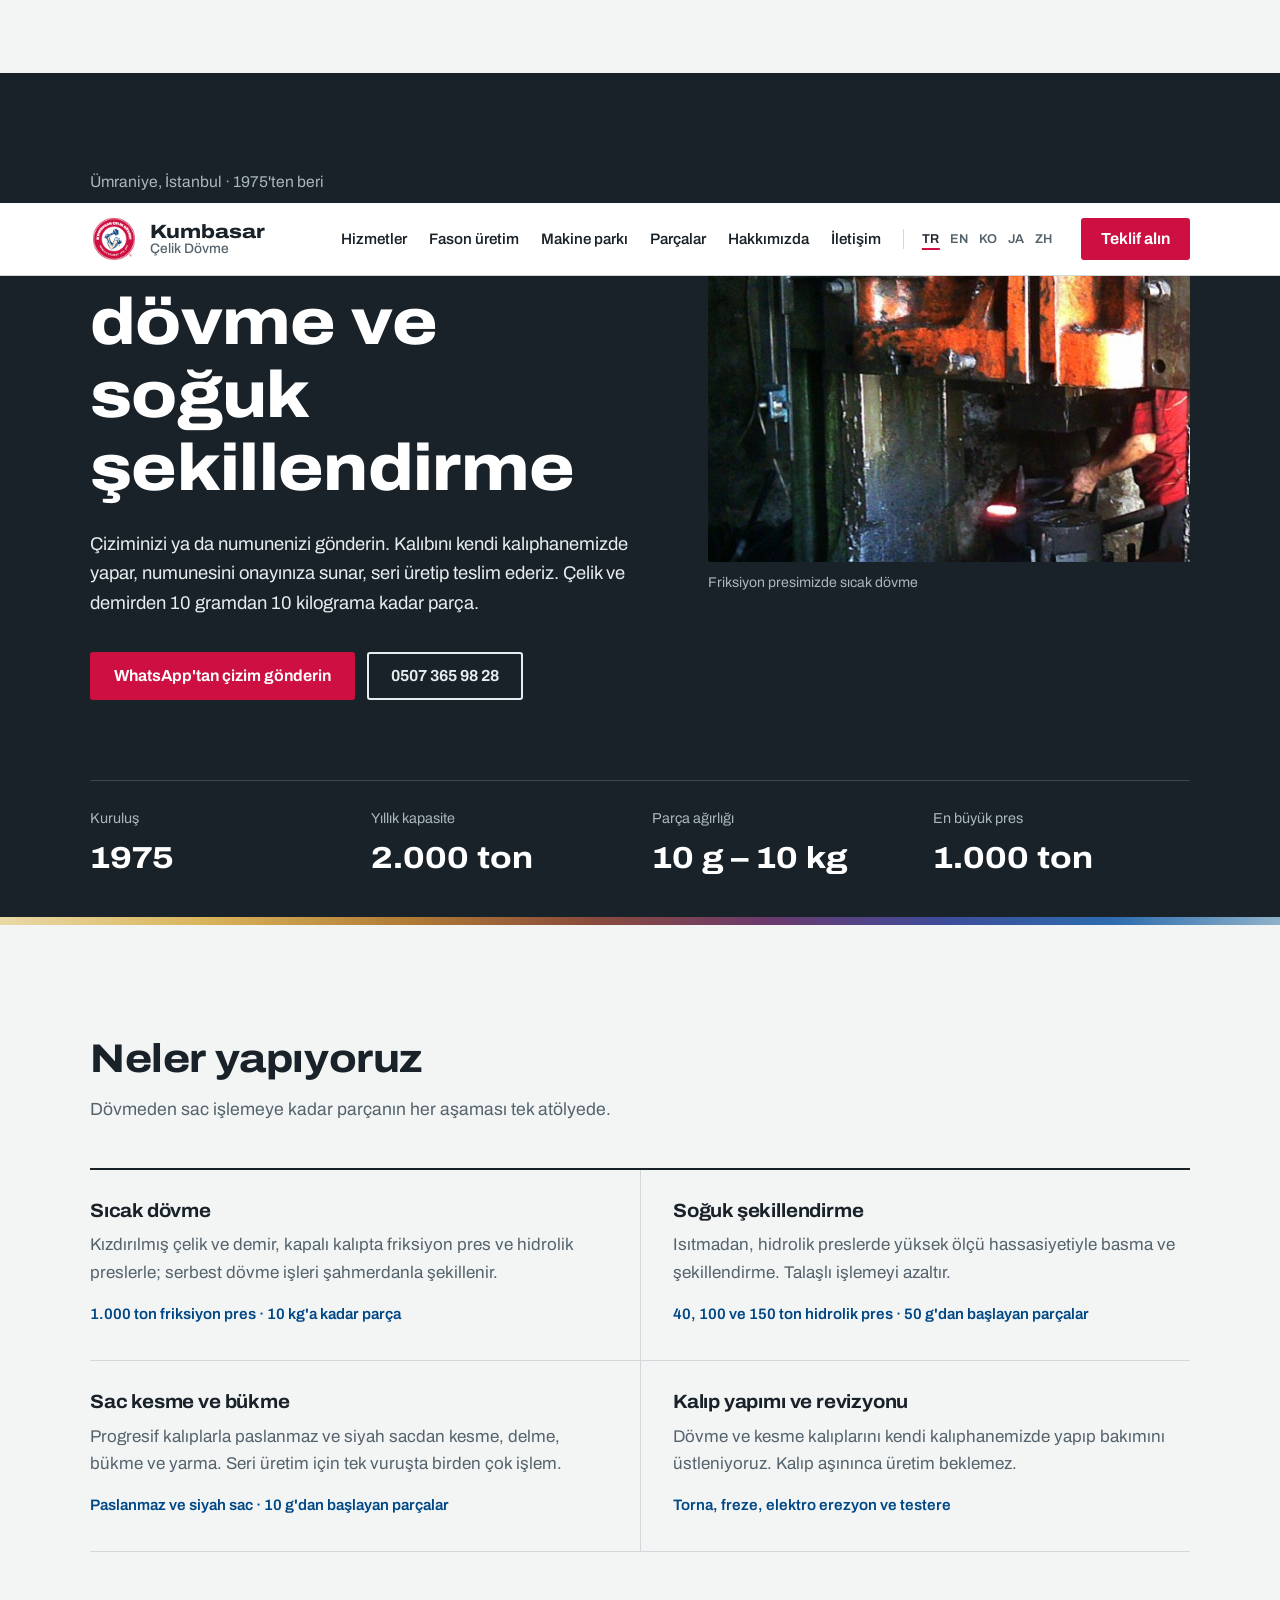
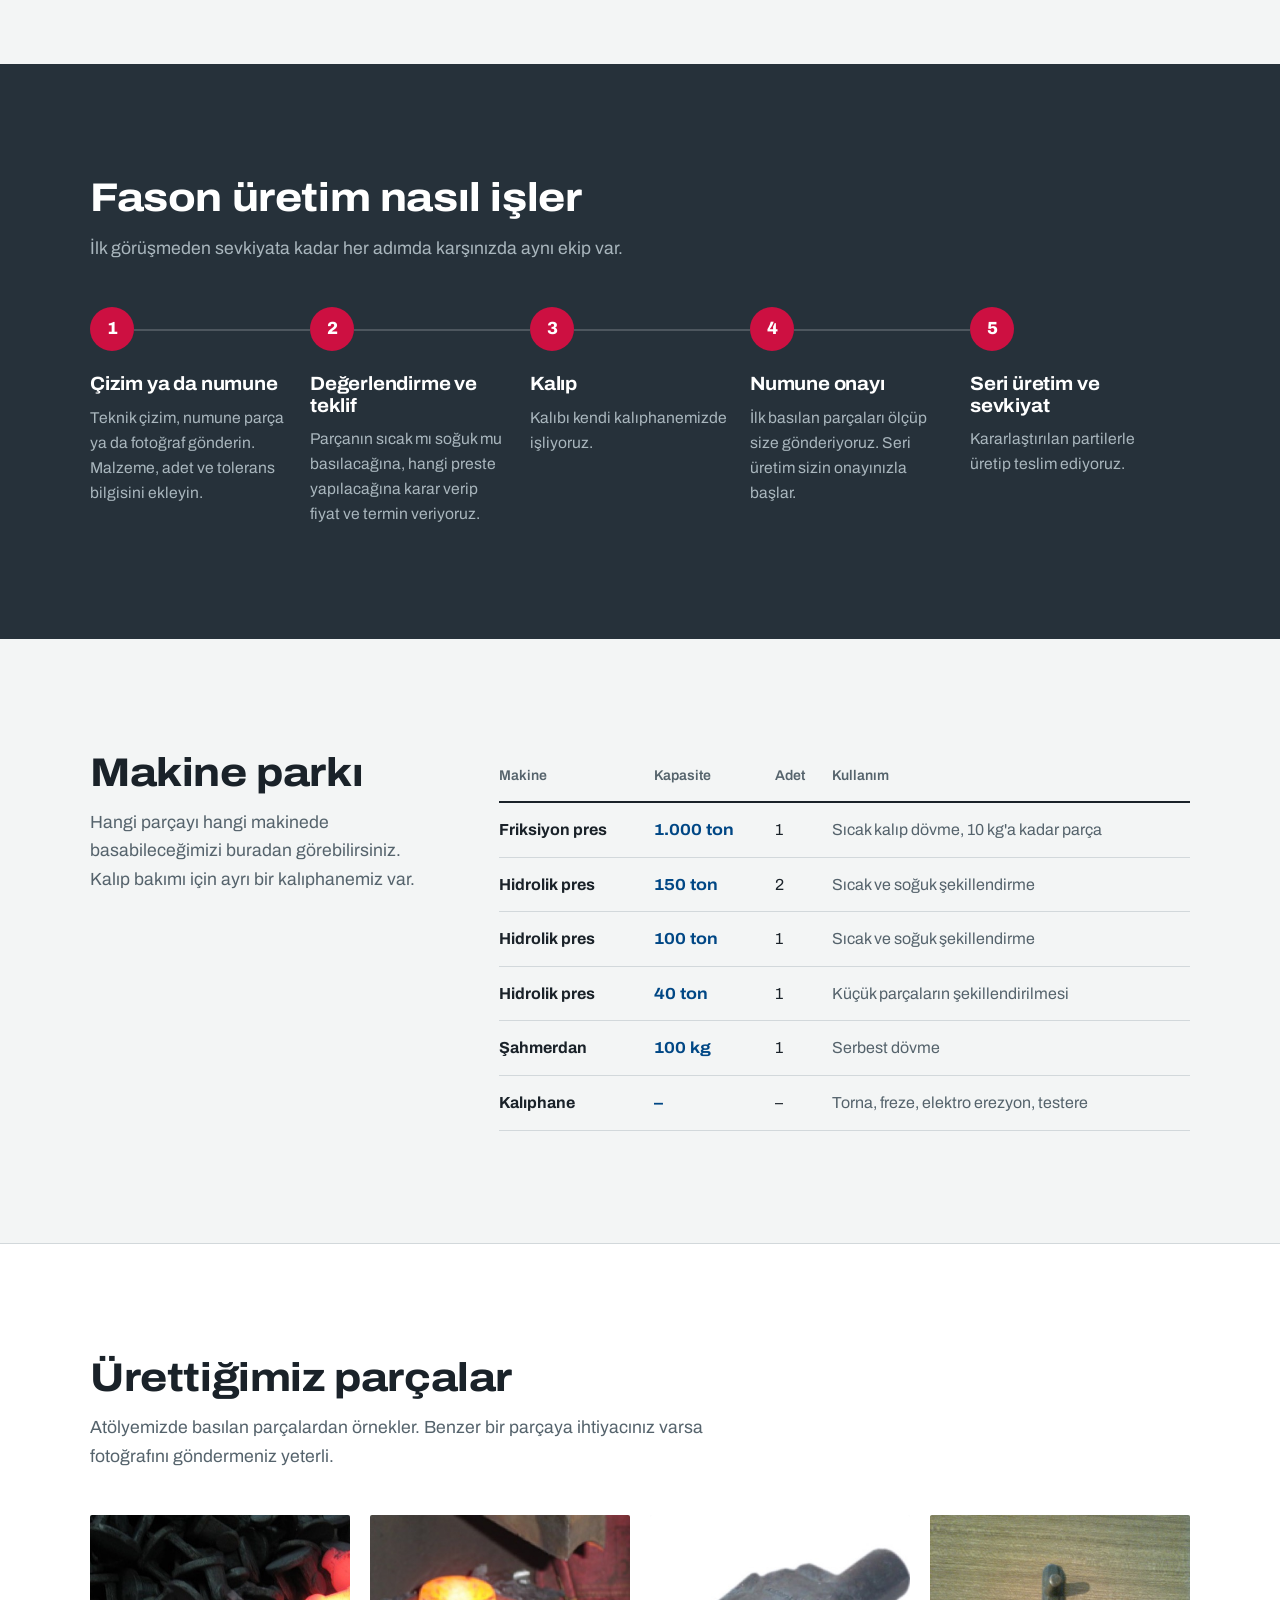
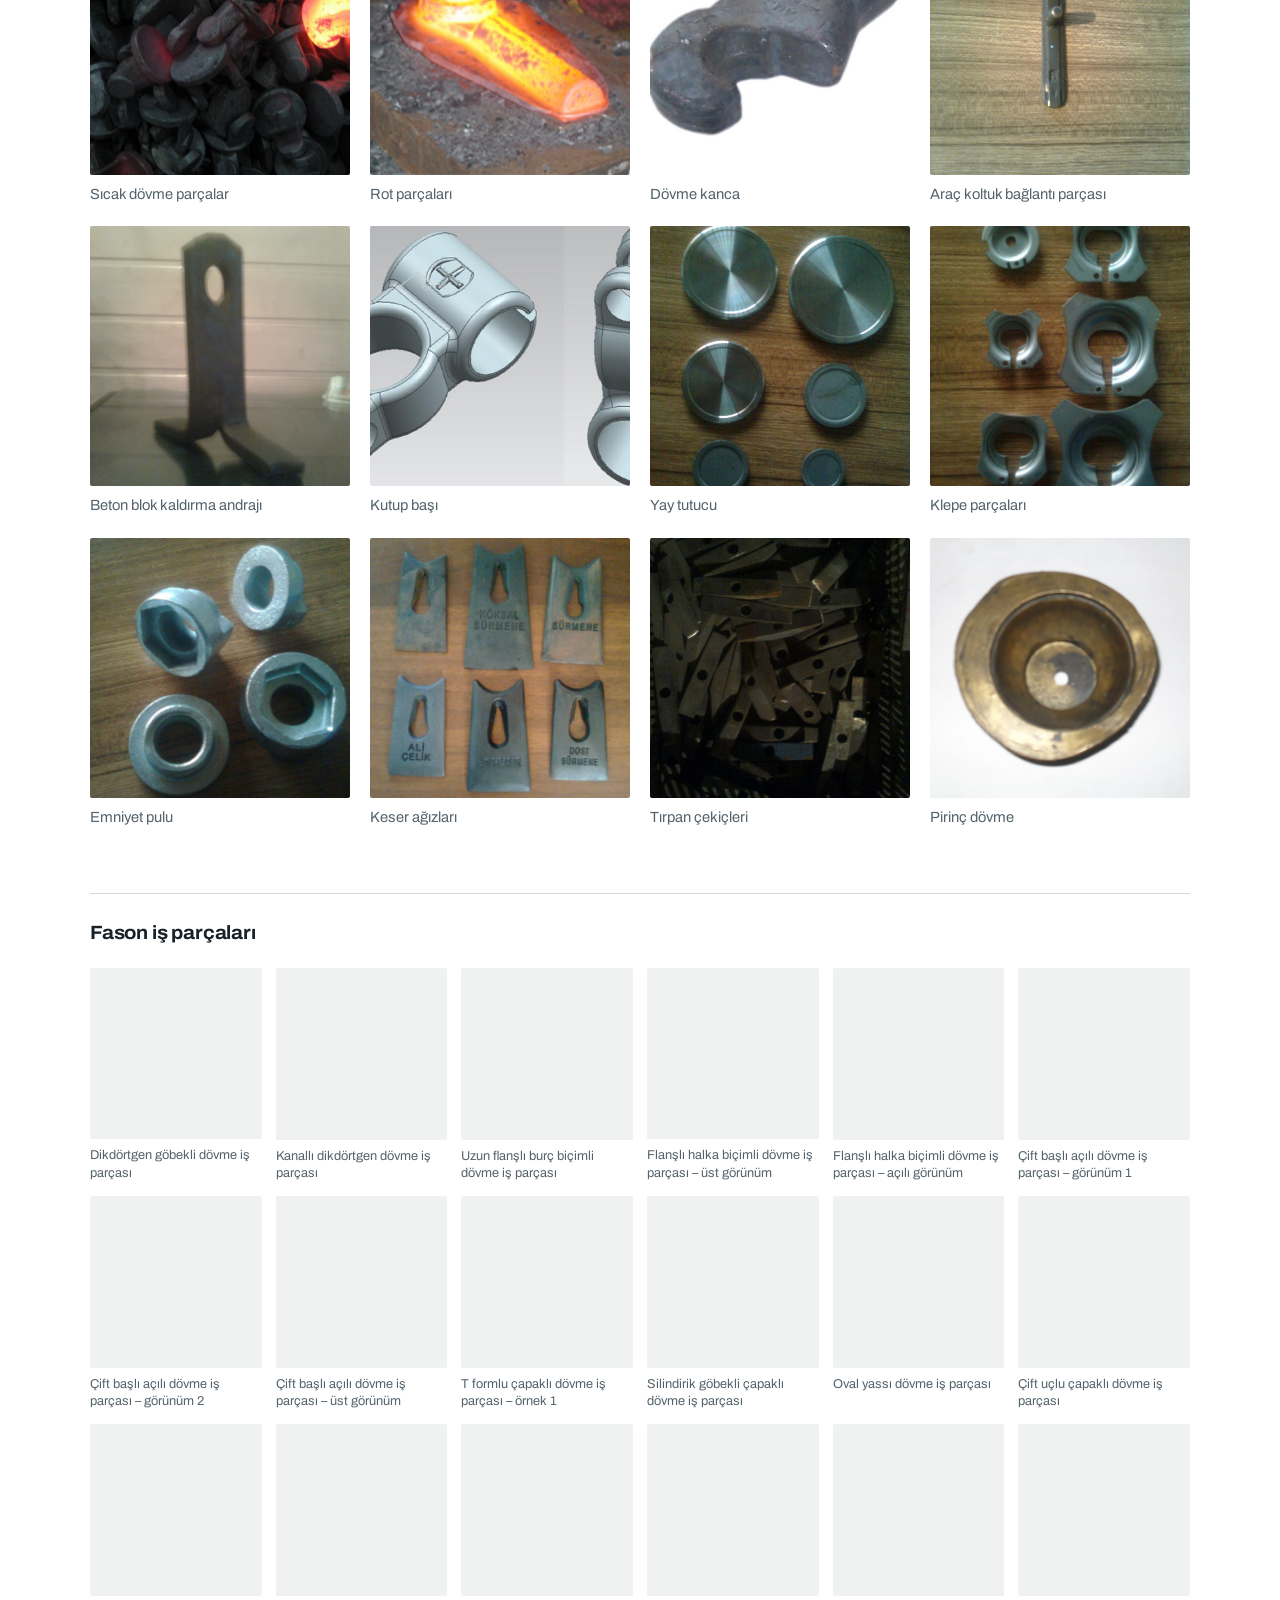
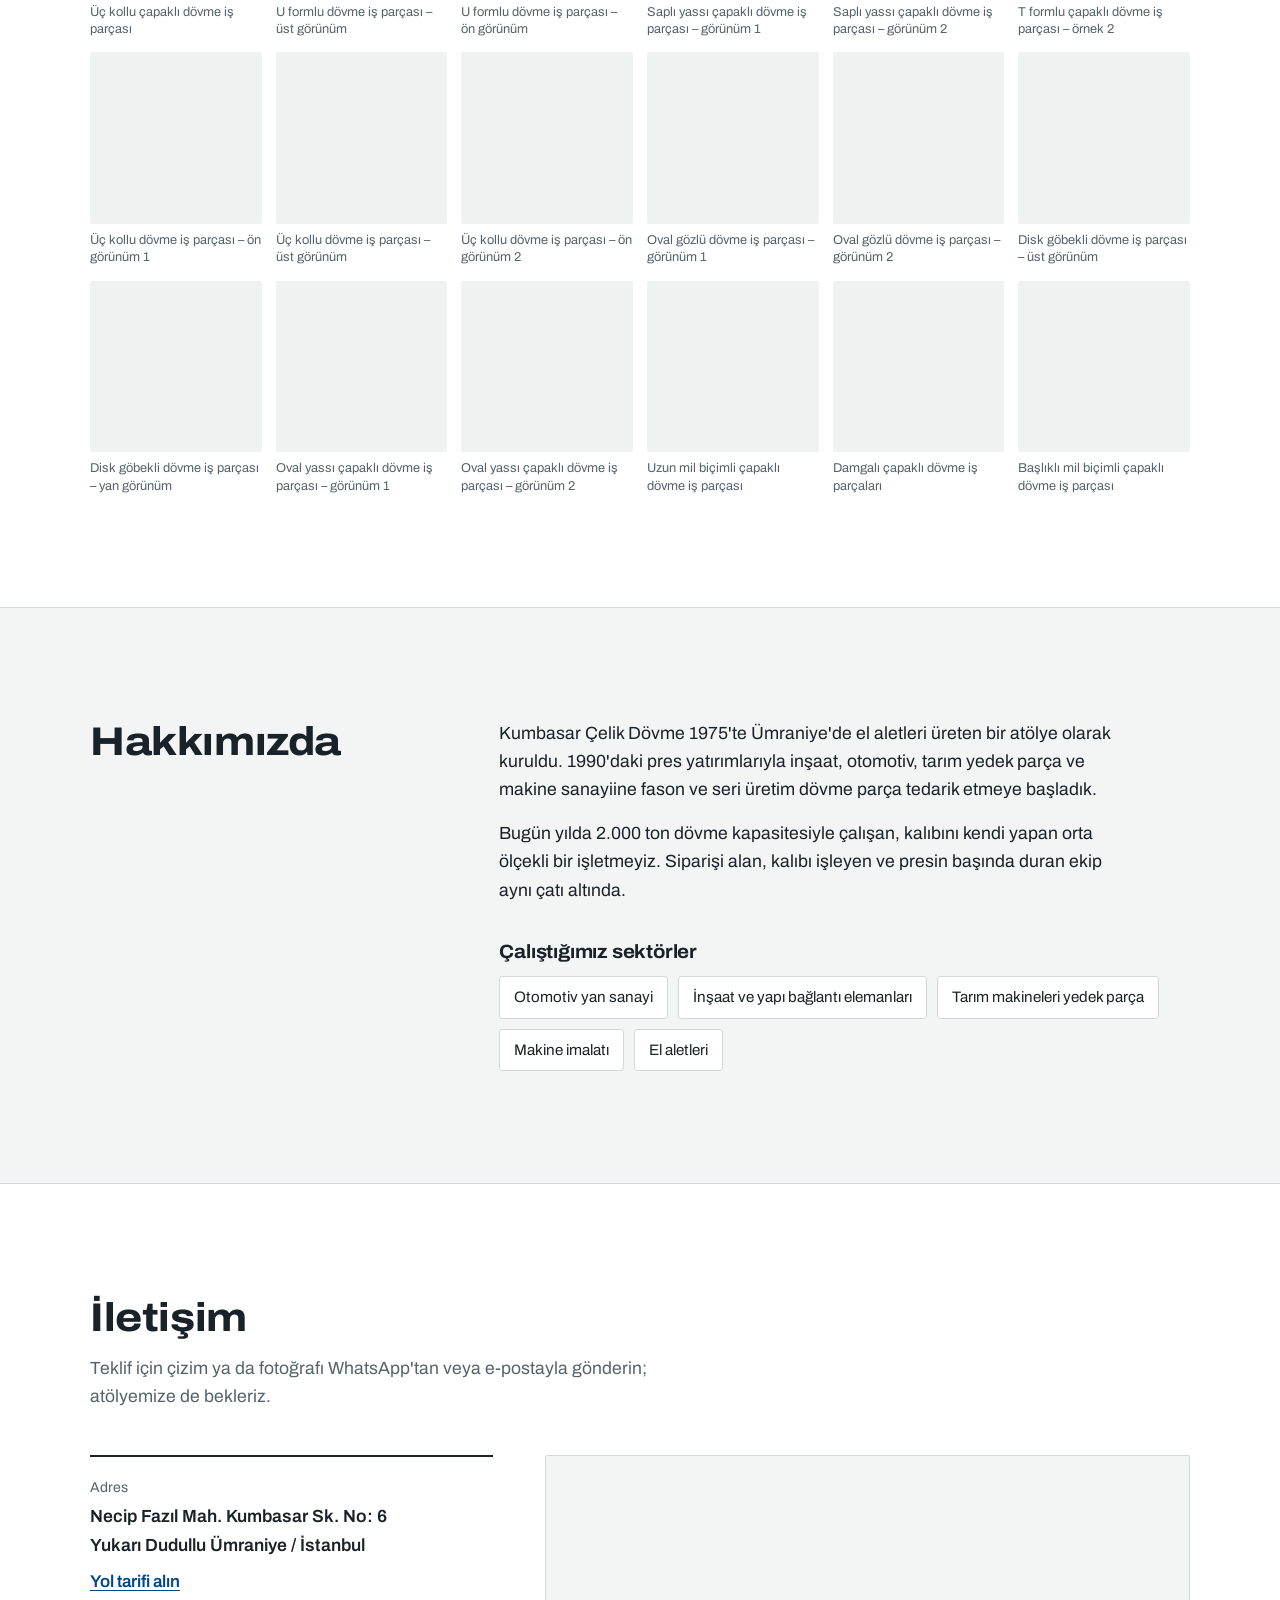
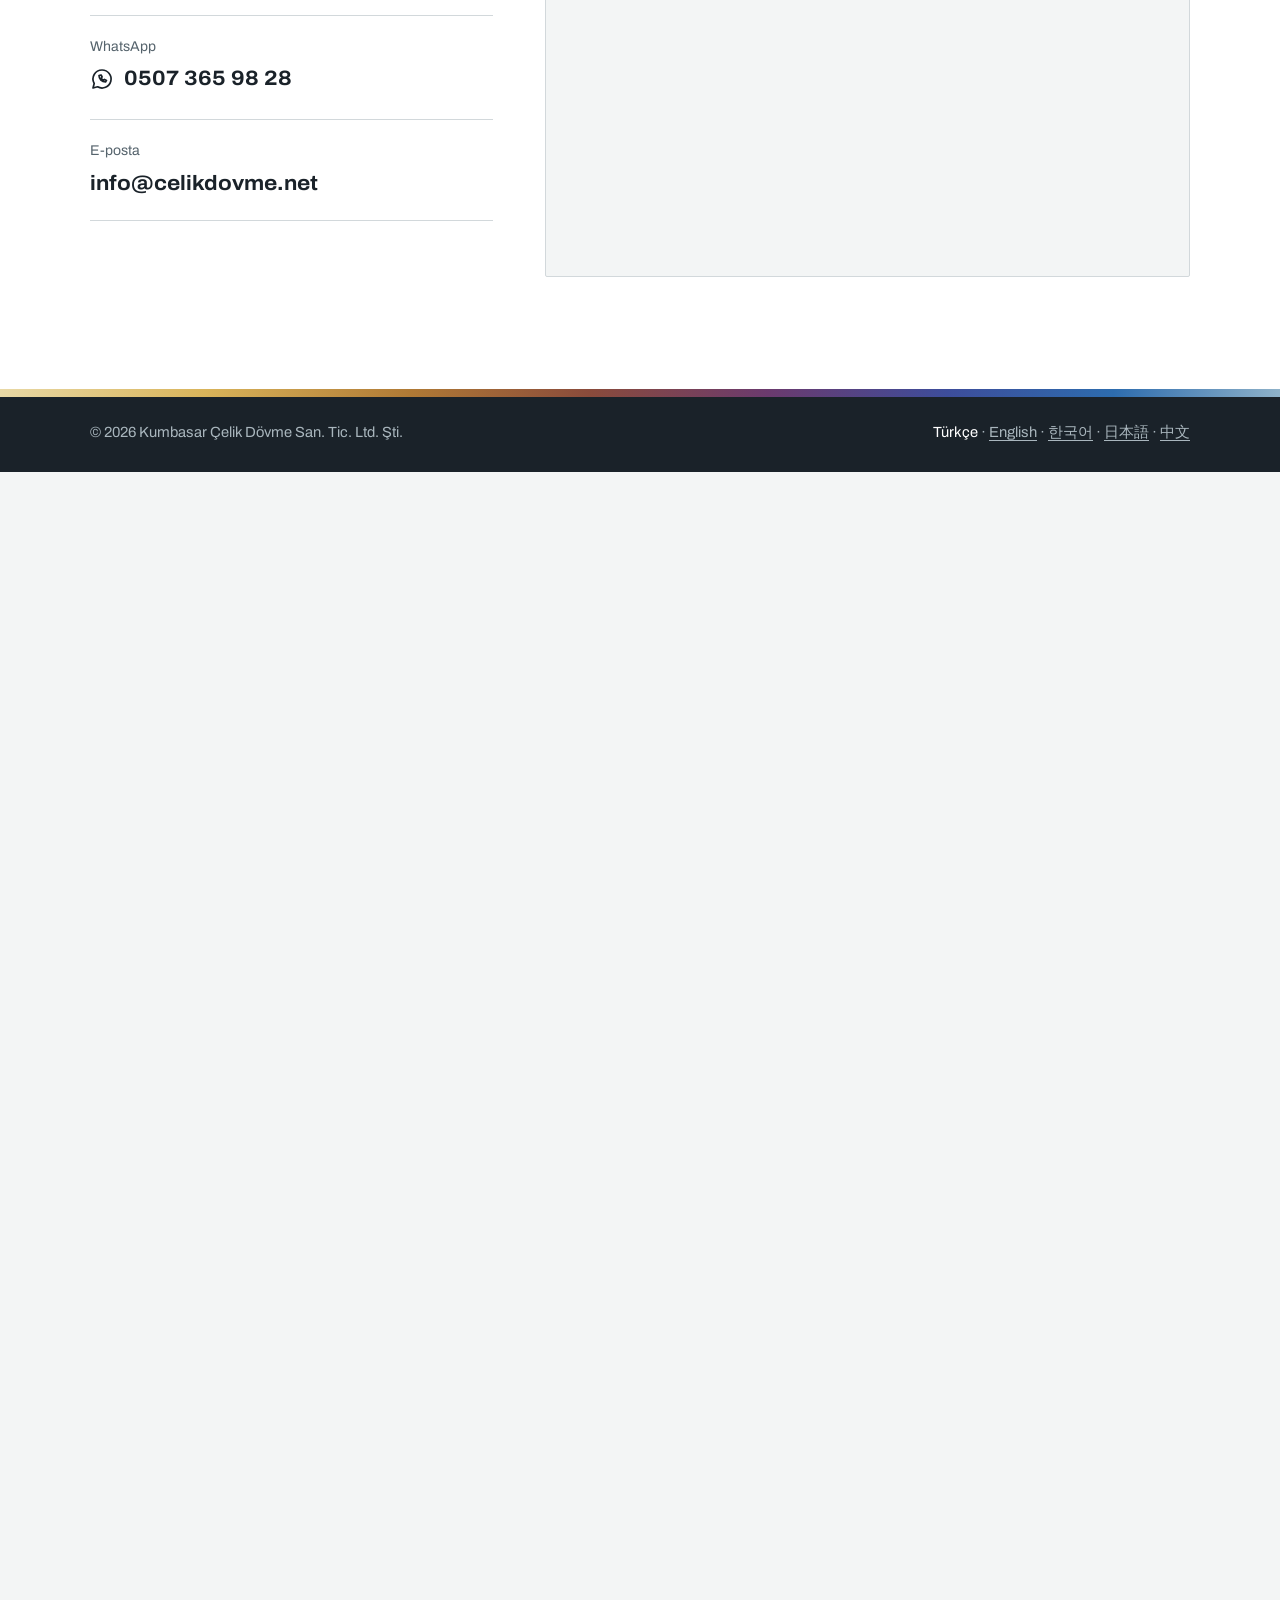
<file: urunler.html>
<!doctype html>
<html lang="tr">
<head>
<meta charset="UTF-8">
<title>Kumbasar Çelik Dövme</title>
<meta name="robots" content="noindex">
<link rel="canonical" href="https://celikdovme.net/#parcalar">
<meta http-equiv="refresh" content="0; url=./#parcalar">
</head>
<body>
<p>Sayfa taşındı: <a href="./#parcalar">Kumbasar Çelik Dövme</a></p>
</body>
</html>
</file>
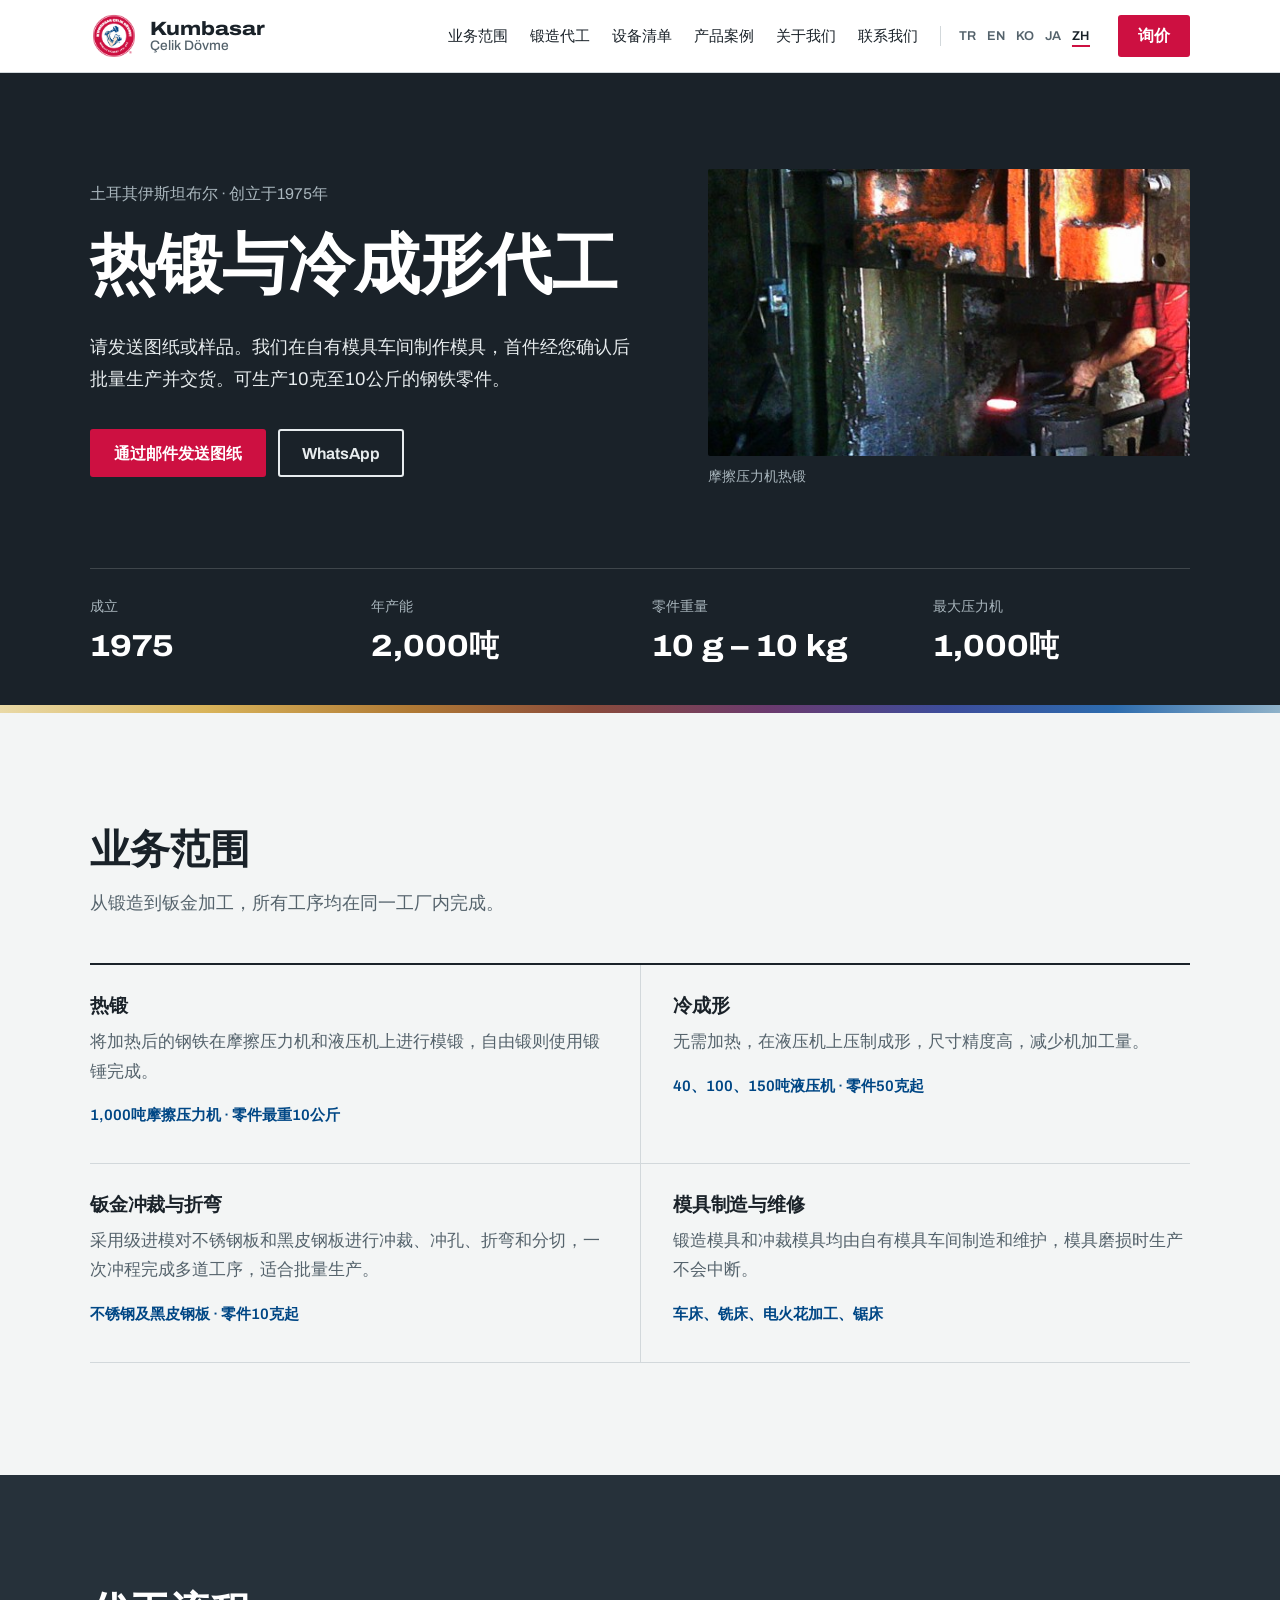
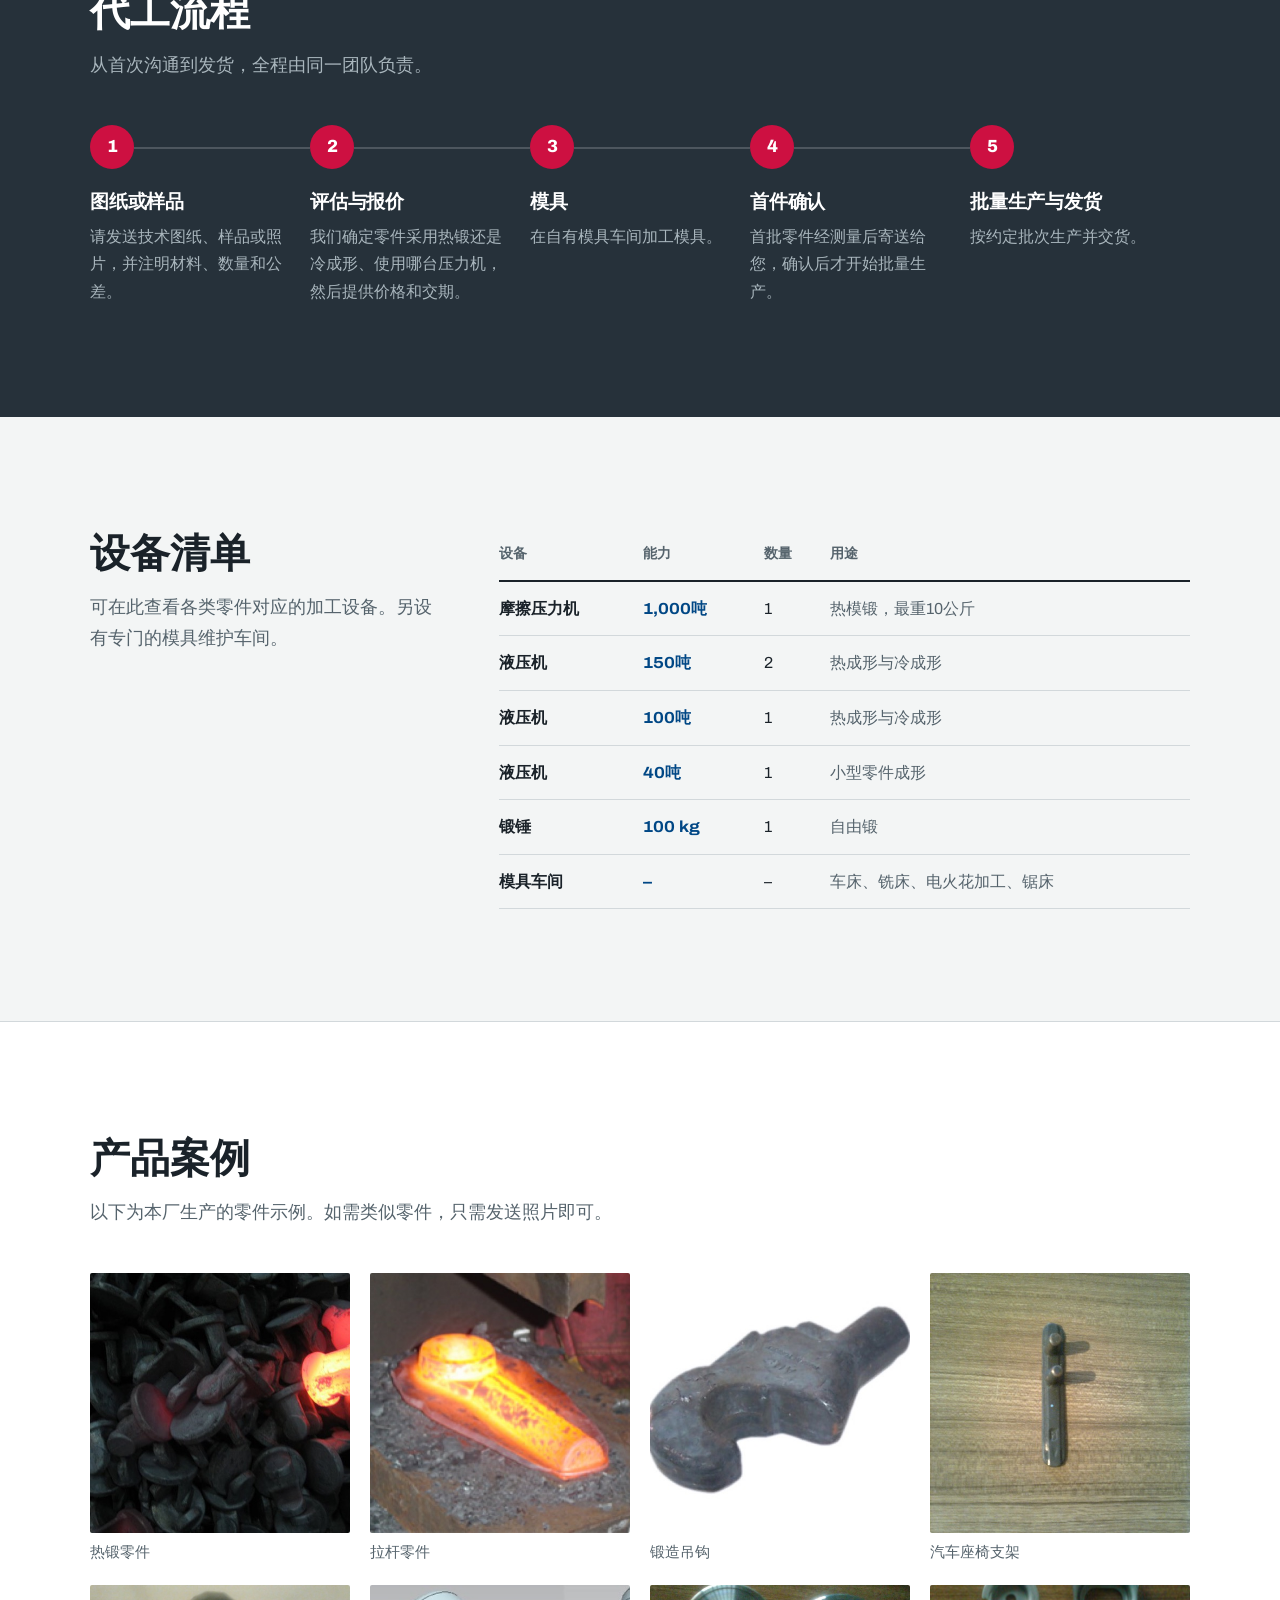
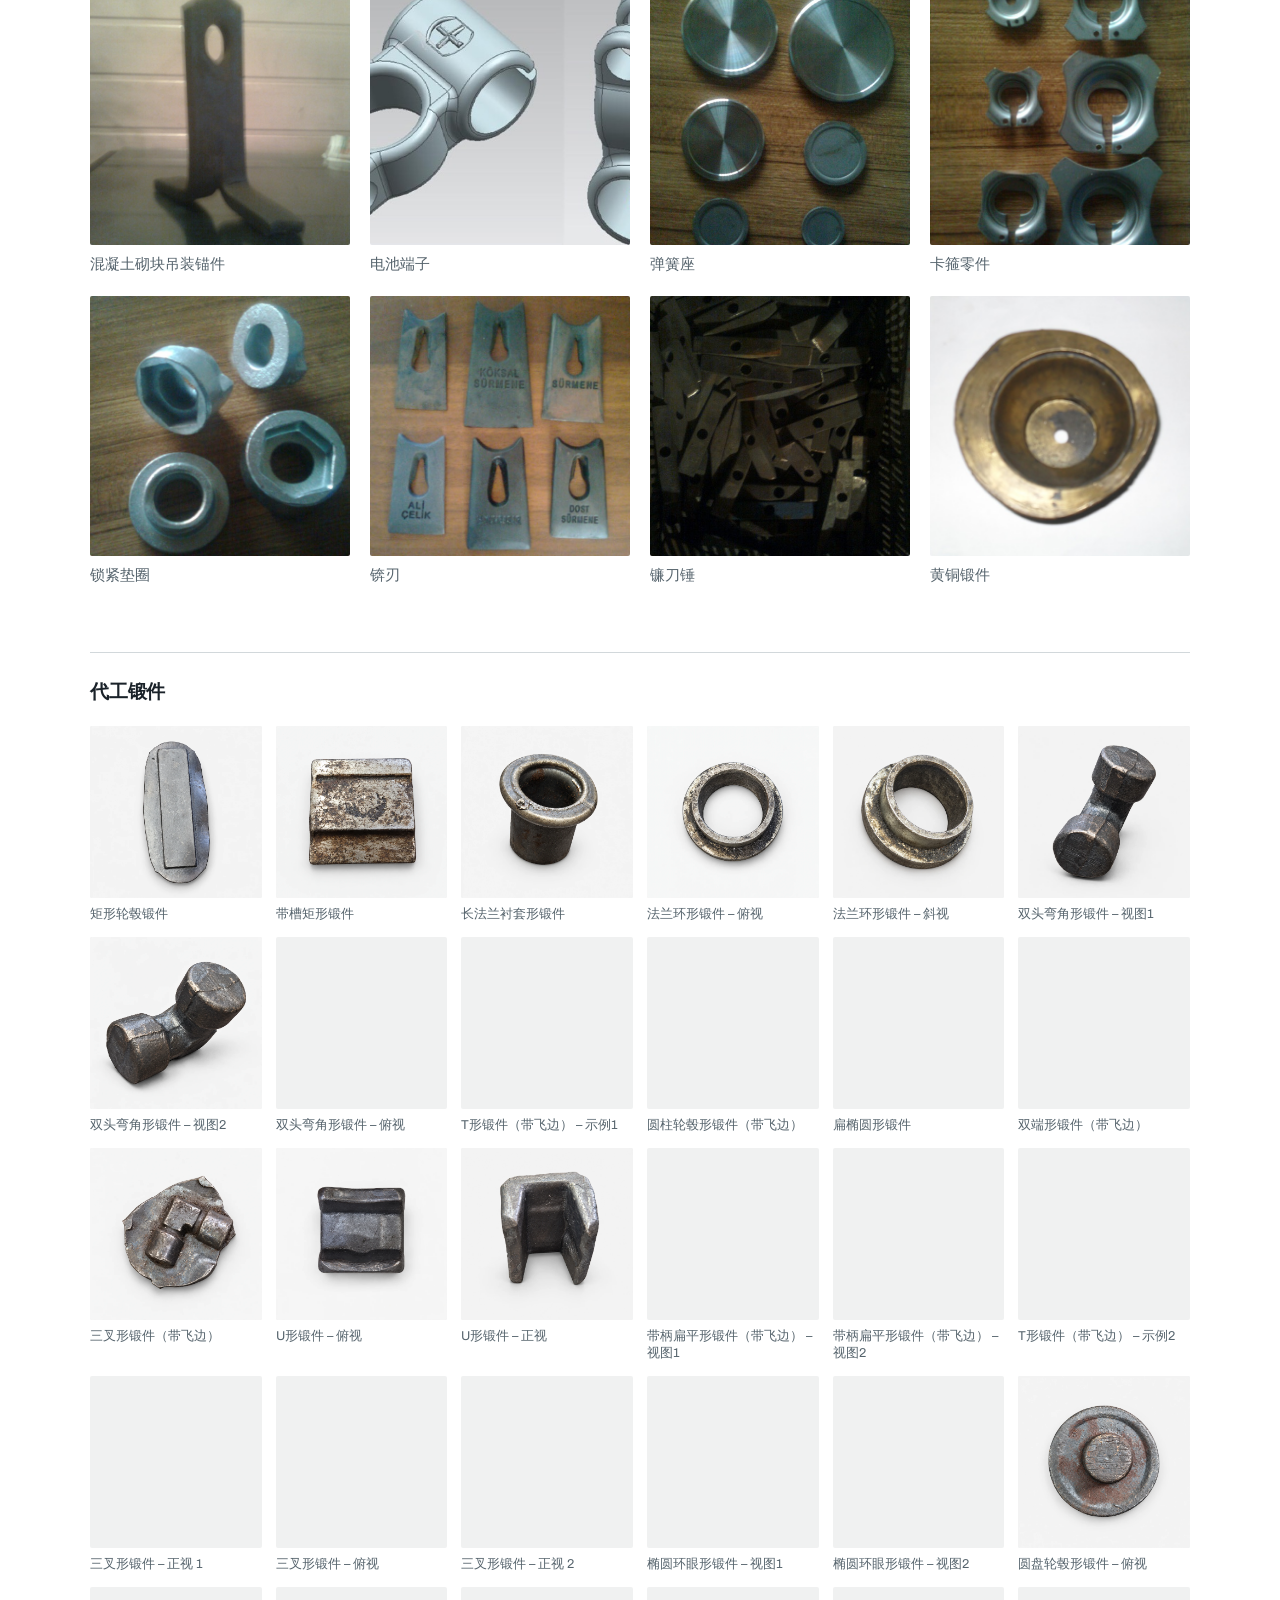
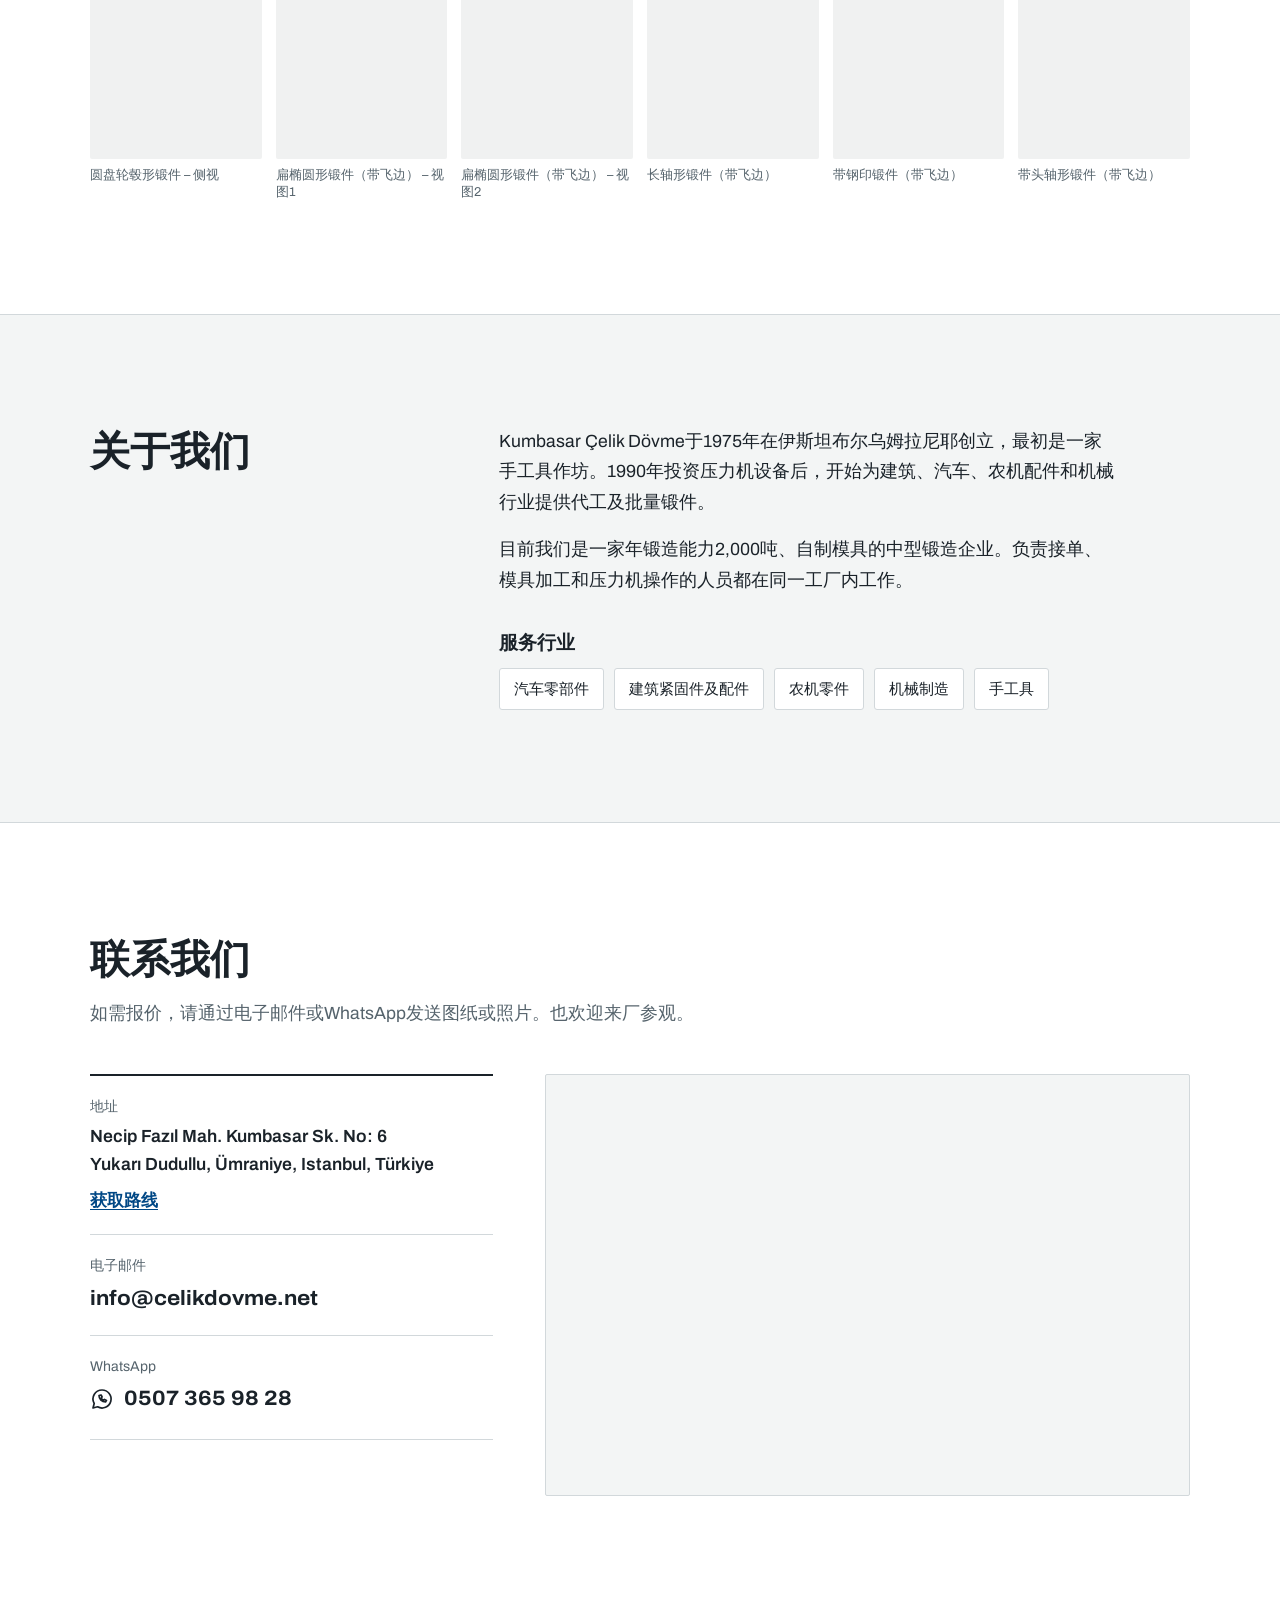
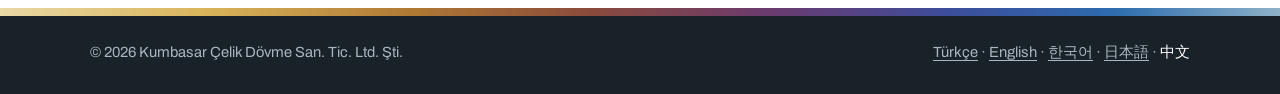
<file: zh.html>
<!doctype html>
<html lang="zh-Hans">
<head>
<meta charset="UTF-8">
<meta name="viewport" content="width=device-width, initial-scale=1.0">
<title>Kumbasar Çelik Dövme | 热锻与冷成形代工 – 土耳其伊斯坦布尔</title>
<meta name="description" content="自1975年起在伊斯坦布尔提供热锻、冷成形及级进模钣金冲裁代工服务。可生产10克至10公斤的钢铁零件，年产能2,000吨，拥有自有模具车间。">
<link rel="canonical" href="https://celikdovme.net/zh.html">
<link rel="alternate" hreflang="tr" href="https://celikdovme.net/">
<link rel="alternate" hreflang="en" href="https://celikdovme.net/en.html">
<link rel="alternate" hreflang="ko" href="https://celikdovme.net/ko.html">
<link rel="alternate" hreflang="ja" href="https://celikdovme.net/ja.html">
<link rel="alternate" hreflang="zh-Hans" href="https://celikdovme.net/zh.html">
<link rel="alternate" hreflang="x-default" href="https://celikdovme.net/">
<meta property="og:type" content="website">
<meta property="og:locale" content="zh_CN">
<meta property="og:title" content="Kumbasar Çelik Dövme | 热锻与冷成形代工">
<meta property="og:description" content="自1975年起在伊斯坦布尔从事钢铁锻造代工。零件10克至10公斤，年产能2,000吨。">
<meta property="og:url" content="https://celikdovme.net/zh.html">
<meta property="og:image" content="https://celikdovme.net/images/hero-dovme-presi.jpg">
<meta name="theme-color" content="#1A2229">
<link rel="icon" type="image/png" sizes="32x32" href="images/favicon-32.png">
<link rel="apple-touch-icon" href="images/favicon-180.png">
<link rel="preload" href="fonts/archivo-latin.woff2" as="font" type="font/woff2" crossorigin>
<link rel="stylesheet" href="css/style.css">
<script type="application/ld+json">
{
  "@context": "https://schema.org",
  "@type": "LocalBusiness",
  "name": "Kumbasar Çelik Dövme San. Tic. Ltd. Şti.",
  "alternateName": "Kumbasar Çelik Dövme",
  "url": "https://celikdovme.net/zh.html",
  "logo": "https://celikdovme.net/images/logo.png",
  "image": "https://celikdovme.net/images/hero-dovme-presi.jpg",
  "foundingDate": "1975",
  "description": "热锻、冷成形及级进模钣金冲裁代工。10克至10公斤钢铁零件，年产能2,000吨。",
  "address": {
    "@type": "PostalAddress",
    "streetAddress": "Necip Fazıl Mahallesi, Kumbasar Sokak No: 6, Yukarı Dudullu",
    "addressLocality": "Ümraniye",
    "addressRegion": "İstanbul",
    "addressCountry": "TR"
  },
  "email": "info@celikdovme.net",
  "telephone": "+90-507-365-98-28",
  "inLanguage": "zh-Hans"
}
</script>
</head>
<body>
<a class="skip" href="#icerik">跳到正文</a>

<header class="site-header">
  <div class="wrap header-row">
    <a class="brand" href="zh.html" aria-label="Kumbasar Çelik Dövme 首页">
      <img src="images/logo.png" alt="" width="48" height="48">
      <span class="brand-name">Kumbasar<span>Çelik Dövme</span></span>
    </a>
    <nav class="nav" id="nav" aria-label="主菜单">
      <a href="#hizmetler">业务范围</a>
      <a href="#fason">锻造代工</a>
      <a href="#makine-parki">设备清单</a>
      <a href="#parcalar">产品案例</a>
      <a href="#hakkimizda">关于我们</a>
      <a href="#iletisim">联系我们</a>
      <span class="langs"><a href="./" hreflang="tr" lang="tr">TR</a><a href="en.html" hreflang="en" lang="en">EN</a><a href="ko.html" hreflang="ko" lang="ko">KO</a><a href="ja.html" hreflang="ja" lang="ja">JA</a><a href="zh.html" hreflang="zh-Hans" lang="zh-Hans" aria-current="true">ZH</a></span>
    </nav>
    <a class="btn btn-red header-cta" href="#iletisim">询价</a>
    <button class="menu-btn" id="menuBtn" type="button" aria-controls="nav" aria-expanded="false">
      <span class="sr">打开菜单</span>
      <svg viewBox="0 0 24 24" aria-hidden="true"><path d="M4 7h16M4 12h16M4 17h16"/></svg>
    </button>
  </div>
</header>

<main id="icerik">

  <section class="hero">
    <div class="wrap hero-grid">
      <div class="hero-text">
        <p class="hero-kicker">土耳其伊斯坦布尔 · 创立于1975年</p>
        <h1>热锻与冷成形代工</h1>
        <p class="hero-lede">请发送图纸或样品。我们在自有模具车间制作模具，首件经您确认后批量生产并交货。可生产10克至10公斤的钢铁零件。</p>
        <div class="hero-actions">
          <a class="btn btn-red" href="mailto:info@celikdovme.net?subject=%E9%94%BB%E9%80%A0%E4%BB%A3%E5%B7%A5%E8%AF%A2%E4%BB%B7">通过邮件发送图纸</a>
          <a class="btn btn-line" href="https://wa.me/905073659828?text=%E6%82%A8%E5%A5%BD%EF%BC%8C%E6%88%91%E6%83%B3%E5%92%A8%E8%AF%A2%E9%94%BB%E9%80%A0%E4%BB%A3%E5%B7%A5%E6%8A%A5%E4%BB%B7%E3%80%82" target="_blank" rel="noopener">WhatsApp</a>
        </div>
      </div>
      <figure class="hero-photo">
        <img src="images/hero-dovme-presi.jpg" alt="本厂摩擦压力机上正在锻造的红热钢材" width="518" height="308">
        <figcaption>摩擦压力机热锻</figcaption>
      </figure>
    </div>
    <div class="wrap">
      <dl class="facts">
        <div><dt>成立</dt><dd>1975</dd></div>
        <div><dt>年产能</dt><dd>2,000吨</dd></div>
        <div><dt>零件重量</dt><dd>10 g – 10 kg</dd></div>
        <div><dt>最大压力机</dt><dd>1,000吨</dd></div>
      </dl>
    </div>
  </section>
  <div class="temper" role="presentation"></div>

  <section class="section" id="hizmetler">
    <div class="wrap">
      <div class="section-intro">
        <h2>业务范围</h2>
        <p>从锻造到钣金加工，所有工序均在同一工厂内完成。</p>
      </div>
      <div class="services">
        <article class="service">
          <h3>热锻</h3>
          <p>将加热后的钢铁在摩擦压力机和液压机上进行模锻，自由锻则使用锻锤完成。</p>
          <p class="spec">1,000吨摩擦压力机 · 零件最重10公斤</p>
        </article>
        <article class="service">
          <h3>冷成形</h3>
          <p>无需加热，在液压机上压制成形，尺寸精度高，减少机加工量。</p>
          <p class="spec">40、100、150吨液压机 · 零件50克起</p>
        </article>
        <article class="service">
          <h3>钣金冲裁与折弯</h3>
          <p>采用级进模对不锈钢板和黑皮钢板进行冲裁、冲孔、折弯和分切，一次冲程完成多道工序，适合批量生产。</p>
          <p class="spec">不锈钢及黑皮钢板 · 零件10克起</p>
        </article>
        <article class="service">
          <h3>模具制造与维修</h3>
          <p>锻造模具和冲裁模具均由自有模具车间制造和维护，模具磨损时生产不会中断。</p>
          <p class="spec">车床、铣床、电火花加工、锯床</p>
        </article>
      </div>
    </div>
  </section>

  <section class="section section-dark" id="fason">
    <div class="wrap">
      <div class="section-intro">
        <h2>代工流程</h2>
        <p>从首次沟通到发货，全程由同一团队负责。</p>
      </div>
      <ol class="steps">
        <li>
          <h3>图纸或样品</h3>
          <p>请发送技术图纸、样品或照片，并注明材料、数量和公差。</p>
        </li>
        <li>
          <h3>评估与报价</h3>
          <p>我们确定零件采用热锻还是冷成形、使用哪台压力机，然后提供价格和交期。</p>
        </li>
        <li>
          <h3>模具</h3>
          <p>在自有模具车间加工模具。</p>
        </li>
        <li>
          <h3>首件确认</h3>
          <p>首批零件经测量后寄送给您，确认后才开始批量生产。</p>
        </li>
        <li>
          <h3>批量生产与发货</h3>
          <p>按约定批次生产并交货。</p>
        </li>
      </ol>
    </div>
  </section>

  <section class="section" id="makine-parki">
    <div class="wrap two-col">
      <div class="section-intro">
        <h2>设备清单</h2>
        <p>可在此查看各类零件对应的加工设备。另设有专门的模具维护车间。</p>
      </div>
      <table class="machines">
        <thead>
          <tr><th scope="col">设备</th><th scope="col">能力</th><th scope="col">数量</th><th scope="col">用途</th></tr>
        </thead>
        <tbody>
          <tr><th scope="row">摩擦压力机</th><td>1,000吨</td><td>1</td><td>热模锻，最重10公斤</td></tr>
          <tr><th scope="row">液压机</th><td>150吨</td><td>2</td><td>热成形与冷成形</td></tr>
          <tr><th scope="row">液压机</th><td>100吨</td><td>1</td><td>热成形与冷成形</td></tr>
          <tr><th scope="row">液压机</th><td>40吨</td><td>1</td><td>小型零件成形</td></tr>
          <tr><th scope="row">锻锤</th><td>100 kg</td><td>1</td><td>自由锻</td></tr>
          <tr><th scope="row">模具车间</th><td>–</td><td>–</td><td>车床、铣床、电火花加工、锯床</td></tr>
        </tbody>
      </table>
    </div>
  </section>

  <section class="section section-tint" id="parcalar">
    <div class="wrap">
      <div class="section-intro">
        <h2>产品案例</h2>
        <p>以下为本厂生产的零件示例。如需类似零件，只需发送照片即可。</p>
      </div>
      <div class="gallery">
        <figure><img src="images/urun-sicak-dovme-parcalar.jpg" alt="热锻零件" loading="lazy" width="640" height="640"><figcaption>热锻零件</figcaption></figure>
        <figure><img src="images/urun-sicak-dovme-rot.jpg" alt="热锻拉杆零件" loading="lazy" width="640" height="640"><figcaption>拉杆零件</figcaption></figure>
        <figure><img src="images/urun-sicak-dovme-kanca.jpg" alt="热锻吊钩" loading="lazy" width="640" height="640"><figcaption>锻造吊钩</figcaption></figure>
        <figure><img src="images/urun-arac-koltuk-baglanti.jpg" alt="汽车座椅支架" loading="lazy" width="640" height="640"><figcaption>汽车座椅支架</figcaption></figure>
        <figure><img src="images/urun-beton-blok-andraji.jpg" alt="混凝土砌块吊装锚件" loading="lazy" width="640" height="640"><figcaption>混凝土砌块吊装锚件</figcaption></figure>
        <figure><img src="images/urun-kutup-basi.jpg" alt="电池端子" loading="lazy" width="640" height="640"><figcaption>电池端子</figcaption></figure>
        <figure><img src="images/urun-yay-tutucu.jpg" alt="弹簧座" loading="lazy" width="640" height="640"><figcaption>弹簧座</figcaption></figure>
        <figure><img src="images/urun-klepe.jpg" alt="卡箍零件" loading="lazy" width="640" height="640"><figcaption>卡箍零件</figcaption></figure>
        <figure><img src="images/urun-emniyet-pulu.jpg" alt="锁紧垫圈" loading="lazy" width="640" height="640"><figcaption>锁紧垫圈</figcaption></figure>
        <figure><img src="images/urun-keser-agizlari.jpg" alt="锛刃" loading="lazy" width="640" height="640"><figcaption>锛刃</figcaption></figure>
        <figure><img src="images/urun-tirpan-cekicleri.jpg" alt="镰刀锤" loading="lazy" width="640" height="640"><figcaption>镰刀锤</figcaption></figure>
        <figure><img src="images/urun-princ-dovme.jpg" alt="黄铜锻件" loading="lazy" width="640" height="640"><figcaption>黄铜锻件</figcaption></figure>
      </div>

      <h3 class="gallery-title">代工锻件</h3>
      <div class="gallery gallery-small">
        <figure><a href="images/fason-is-parcalari/kumbasar-fason-dovme-dikdortgen-gobekli.webp"><img src="images/fason-is-parcalari/kumbasar-fason-dovme-dikdortgen-gobekli.webp" alt="Kumbasar Çelik Dövme 代工锻件：矩形轮毂锻件" loading="lazy" decoding="async" width="1254" height="1254"></a><figcaption>矩形轮毂锻件</figcaption></figure>
        <figure><a href="images/fason-is-parcalari/kumbasar-fason-dovme-kanalli-dikdortgen.webp"><img src="images/fason-is-parcalari/kumbasar-fason-dovme-kanalli-dikdortgen.webp" alt="Kumbasar Çelik Dövme 代工锻件：带槽矩形锻件" loading="lazy" decoding="async" width="1254" height="1254"></a><figcaption>带槽矩形锻件</figcaption></figure>
        <figure><a href="images/fason-is-parcalari/kumbasar-fason-dovme-uzun-flansli-burc.webp"><img src="images/fason-is-parcalari/kumbasar-fason-dovme-uzun-flansli-burc.webp" alt="Kumbasar Çelik Dövme 代工锻件：长法兰衬套形锻件" loading="lazy" decoding="async" width="1254" height="1254"></a><figcaption>长法兰衬套形锻件</figcaption></figure>
        <figure><a href="images/fason-is-parcalari/kumbasar-fason-dovme-flansli-halka-ust.webp"><img src="images/fason-is-parcalari/kumbasar-fason-dovme-flansli-halka-ust.webp" alt="Kumbasar Çelik Dövme 代工锻件：法兰环形锻件 – 俯视" loading="lazy" decoding="async" width="1254" height="1254"></a><figcaption>法兰环形锻件 – 俯视</figcaption></figure>
        <figure><a href="images/fason-is-parcalari/kumbasar-fason-dovme-flansli-halka-acili.webp"><img src="images/fason-is-parcalari/kumbasar-fason-dovme-flansli-halka-acili.webp" alt="Kumbasar Çelik Dövme 代工锻件：法兰环形锻件 – 斜视" loading="lazy" decoding="async" width="1254" height="1254"></a><figcaption>法兰环形锻件 – 斜视</figcaption></figure>
        <figure><a href="images/fason-is-parcalari/kumbasar-fason-dovme-cift-basli-acili-01.webp"><img src="images/fason-is-parcalari/kumbasar-fason-dovme-cift-basli-acili-01.webp" alt="Kumbasar Çelik Dövme 代工锻件：双头弯角形锻件 – 视图1" loading="lazy" decoding="async" width="1254" height="1254"></a><figcaption>双头弯角形锻件 – 视图1</figcaption></figure>
        <figure><a href="images/fason-is-parcalari/kumbasar-fason-dovme-cift-basli-acili-02.webp"><img src="images/fason-is-parcalari/kumbasar-fason-dovme-cift-basli-acili-02.webp" alt="Kumbasar Çelik Dövme 代工锻件：双头弯角形锻件 – 视图2" loading="lazy" decoding="async" width="1254" height="1254"></a><figcaption>双头弯角形锻件 – 视图2</figcaption></figure>
        <figure><a href="images/fason-is-parcalari/kumbasar-fason-dovme-cift-basli-ust.webp"><img src="images/fason-is-parcalari/kumbasar-fason-dovme-cift-basli-ust.webp" alt="Kumbasar Çelik Dövme 代工锻件：双头弯角形锻件 – 俯视" loading="lazy" decoding="async" width="1254" height="1254"></a><figcaption>双头弯角形锻件 – 俯视</figcaption></figure>
        <figure><a href="images/fason-is-parcalari/kumbasar-fason-dovme-t-formlu-capakli-01.webp"><img src="images/fason-is-parcalari/kumbasar-fason-dovme-t-formlu-capakli-01.webp" alt="Kumbasar Çelik Dövme 代工锻件：T形锻件（带飞边） – 示例1" loading="lazy" decoding="async" width="1254" height="1254"></a><figcaption>T形锻件（带飞边） – 示例1</figcaption></figure>
        <figure><a href="images/fason-is-parcalari/kumbasar-fason-dovme-silindirik-gobekli.webp"><img src="images/fason-is-parcalari/kumbasar-fason-dovme-silindirik-gobekli.webp" alt="Kumbasar Çelik Dövme 代工锻件：圆柱轮毂形锻件（带飞边）" loading="lazy" decoding="async" width="1254" height="1254"></a><figcaption>圆柱轮毂形锻件（带飞边）</figcaption></figure>
        <figure><a href="images/fason-is-parcalari/kumbasar-fason-dovme-oval-yassi.webp"><img src="images/fason-is-parcalari/kumbasar-fason-dovme-oval-yassi.webp" alt="Kumbasar Çelik Dövme 代工锻件：扁椭圆形锻件" loading="lazy" decoding="async" width="1254" height="1254"></a><figcaption>扁椭圆形锻件</figcaption></figure>
        <figure><a href="images/fason-is-parcalari/kumbasar-fason-dovme-cift-uclu-capakli.webp"><img src="images/fason-is-parcalari/kumbasar-fason-dovme-cift-uclu-capakli.webp" alt="Kumbasar Çelik Dövme 代工锻件：双端形锻件（带飞边）" loading="lazy" decoding="async" width="1254" height="1254"></a><figcaption>双端形锻件（带飞边）</figcaption></figure>
        <figure><a href="images/fason-is-parcalari/kumbasar-fason-dovme-uc-kollu-capakli.webp"><img src="images/fason-is-parcalari/kumbasar-fason-dovme-uc-kollu-capakli.webp" alt="Kumbasar Çelik Dövme 代工锻件：三叉形锻件（带飞边）" loading="lazy" decoding="async" width="1254" height="1254"></a><figcaption>三叉形锻件（带飞边）</figcaption></figure>
        <figure><a href="images/fason-is-parcalari/kumbasar-fason-dovme-u-formlu-ust.webp"><img src="images/fason-is-parcalari/kumbasar-fason-dovme-u-formlu-ust.webp" alt="Kumbasar Çelik Dövme 代工锻件：U形锻件 – 俯视" loading="lazy" decoding="async" width="1254" height="1254"></a><figcaption>U形锻件 – 俯视</figcaption></figure>
        <figure><a href="images/fason-is-parcalari/kumbasar-fason-dovme-u-formlu-on.webp"><img src="images/fason-is-parcalari/kumbasar-fason-dovme-u-formlu-on.webp" alt="Kumbasar Çelik Dövme 代工锻件：U形锻件 – 正视" loading="lazy" decoding="async" width="1254" height="1254"></a><figcaption>U形锻件 – 正视</figcaption></figure>
        <figure><a href="images/fason-is-parcalari/kumbasar-fason-dovme-sapli-yassi-capakli-01.webp"><img src="images/fason-is-parcalari/kumbasar-fason-dovme-sapli-yassi-capakli-01.webp" alt="Kumbasar Çelik Dövme 代工锻件：带柄扁平形锻件（带飞边） – 视图1" loading="lazy" decoding="async" width="1254" height="1254"></a><figcaption>带柄扁平形锻件（带飞边） – 视图1</figcaption></figure>
        <figure><a href="images/fason-is-parcalari/kumbasar-fason-dovme-sapli-yassi-capakli-02.webp"><img src="images/fason-is-parcalari/kumbasar-fason-dovme-sapli-yassi-capakli-02.webp" alt="Kumbasar Çelik Dövme 代工锻件：带柄扁平形锻件（带飞边） – 视图2" loading="lazy" decoding="async" width="1254" height="1254"></a><figcaption>带柄扁平形锻件（带飞边） – 视图2</figcaption></figure>
        <figure><a href="images/fason-is-parcalari/kumbasar-fason-dovme-t-formlu-capakli-02.webp"><img src="images/fason-is-parcalari/kumbasar-fason-dovme-t-formlu-capakli-02.webp" alt="Kumbasar Çelik Dövme 代工锻件：T形锻件（带飞边） – 示例2" loading="lazy" decoding="async" width="1254" height="1254"></a><figcaption>T形锻件（带飞边） – 示例2</figcaption></figure>
        <figure><a href="images/fason-is-parcalari/kumbasar-fason-dovme-uc-kollu-on-01.webp"><img src="images/fason-is-parcalari/kumbasar-fason-dovme-uc-kollu-on-01.webp" alt="Kumbasar Çelik Dövme 代工锻件：三叉形锻件 – 正视 1" loading="lazy" decoding="async" width="1254" height="1254"></a><figcaption>三叉形锻件 – 正视 1</figcaption></figure>
        <figure><a href="images/fason-is-parcalari/kumbasar-fason-dovme-uc-kollu-ust.webp"><img src="images/fason-is-parcalari/kumbasar-fason-dovme-uc-kollu-ust.webp" alt="Kumbasar Çelik Dövme 代工锻件：三叉形锻件 – 俯视" loading="lazy" decoding="async" width="1254" height="1254"></a><figcaption>三叉形锻件 – 俯视</figcaption></figure>
        <figure><a href="images/fason-is-parcalari/kumbasar-fason-dovme-uc-kollu-on-02.webp"><img src="images/fason-is-parcalari/kumbasar-fason-dovme-uc-kollu-on-02.webp" alt="Kumbasar Çelik Dövme 代工锻件：三叉形锻件 – 正视 2" loading="lazy" decoding="async" width="1254" height="1254"></a><figcaption>三叉形锻件 – 正视 2</figcaption></figure>
        <figure><a href="images/fason-is-parcalari/kumbasar-fason-dovme-oval-gozlu-01.webp"><img src="images/fason-is-parcalari/kumbasar-fason-dovme-oval-gozlu-01.webp" alt="Kumbasar Çelik Dövme 代工锻件：椭圆环眼形锻件 – 视图1" loading="lazy" decoding="async" width="1254" height="1254"></a><figcaption>椭圆环眼形锻件 – 视图1</figcaption></figure>
        <figure><a href="images/fason-is-parcalari/kumbasar-fason-dovme-oval-gozlu-02.webp"><img src="images/fason-is-parcalari/kumbasar-fason-dovme-oval-gozlu-02.webp" alt="Kumbasar Çelik Dövme 代工锻件：椭圆环眼形锻件 – 视图2" loading="lazy" decoding="async" width="1254" height="1254"></a><figcaption>椭圆环眼形锻件 – 视图2</figcaption></figure>
        <figure><a href="images/fason-is-parcalari/kumbasar-fason-dovme-disk-gobekli-ust.webp"><img src="images/fason-is-parcalari/kumbasar-fason-dovme-disk-gobekli-ust.webp" alt="Kumbasar Çelik Dövme 代工锻件：圆盘轮毂形锻件 – 俯视" loading="lazy" decoding="async" width="1254" height="1254"></a><figcaption>圆盘轮毂形锻件 – 俯视</figcaption></figure>
        <figure><a href="images/fason-is-parcalari/kumbasar-fason-dovme-disk-gobekli-yan.webp"><img src="images/fason-is-parcalari/kumbasar-fason-dovme-disk-gobekli-yan.webp" alt="Kumbasar Çelik Dövme 代工锻件：圆盘轮毂形锻件 – 侧视" loading="lazy" decoding="async" width="1254" height="1254"></a><figcaption>圆盘轮毂形锻件 – 侧视</figcaption></figure>
        <figure><a href="images/fason-is-parcalari/kumbasar-fason-dovme-oval-yassi-capakli-01.webp"><img src="images/fason-is-parcalari/kumbasar-fason-dovme-oval-yassi-capakli-01.webp" alt="Kumbasar Çelik Dövme 代工锻件：扁椭圆形锻件（带飞边） – 视图1" loading="lazy" decoding="async" width="1254" height="1254"></a><figcaption>扁椭圆形锻件（带飞边） – 视图1</figcaption></figure>
        <figure><a href="images/fason-is-parcalari/kumbasar-fason-dovme-oval-yassi-capakli-02.webp"><img src="images/fason-is-parcalari/kumbasar-fason-dovme-oval-yassi-capakli-02.webp" alt="Kumbasar Çelik Dövme 代工锻件：扁椭圆形锻件（带飞边） – 视图2" loading="lazy" decoding="async" width="1254" height="1254"></a><figcaption>扁椭圆形锻件（带飞边） – 视图2</figcaption></figure>
        <figure><a href="images/fason-is-parcalari/kumbasar-fason-dovme-uzun-mil-capakli.webp"><img src="images/fason-is-parcalari/kumbasar-fason-dovme-uzun-mil-capakli.webp" alt="Kumbasar Çelik Dövme 代工锻件：长轴形锻件（带飞边）" loading="lazy" decoding="async" width="1254" height="1254"></a><figcaption>长轴形锻件（带飞边）</figcaption></figure>
        <figure><a href="images/fason-is-parcalari/kumbasar-fason-dovme-damgali-capakli-cift.webp"><img src="images/fason-is-parcalari/kumbasar-fason-dovme-damgali-capakli-cift.webp" alt="Kumbasar Çelik Dövme 代工锻件：带钢印锻件（带飞边）" loading="lazy" decoding="async" width="1254" height="1254"></a><figcaption>带钢印锻件（带飞边）</figcaption></figure>
        <figure><a href="images/fason-is-parcalari/kumbasar-fason-dovme-baslikli-mil-capakli.webp"><img src="images/fason-is-parcalari/kumbasar-fason-dovme-baslikli-mil-capakli.webp" alt="Kumbasar Çelik Dövme 代工锻件：带头轴形锻件（带飞边）" loading="lazy" decoding="async" width="1254" height="1254"></a><figcaption>带头轴形锻件（带飞边）</figcaption></figure>
      </div>
    </div>
  </section>

  <section class="section" id="hakkimizda">
    <div class="wrap two-col">
      <div class="section-intro">
        <h2>关于我们</h2>
      </div>
      <div class="about">
        <p>Kumbasar Çelik Dövme于1975年在伊斯坦布尔乌姆拉尼耶创立，最初是一家手工具作坊。1990年投资压力机设备后，开始为建筑、汽车、农机配件和机械行业提供代工及批量锻件。</p>
        <p>目前我们是一家年锻造能力2,000吨、自制模具的中型锻造企业。负责接单、模具加工和压力机操作的人员都在同一工厂内工作。</p>
        <h3>服务行业</h3>
        <ul class="sectors">
          <li>汽车零部件</li>
          <li>建筑紧固件及配件</li>
          <li>农机零件</li>
          <li>机械制造</li>
          <li>手工具</li>
        </ul>
      </div>
    </div>
  </section>

  <section class="contact" id="iletisim">
    <div class="wrap">
      <div class="section-intro">
        <h2>联系我们</h2>
        <p>如需报价，请通过电子邮件或WhatsApp发送图纸或照片。也欢迎来厂参观。</p>
      </div>
      <div class="contact-grid">
        <ul class="contact-list">
          <li>
            <span class="c-label">地址</span>
            <address>Necip Fazıl Mah. Kumbasar Sk. No: 6<br>Yukarı Dudullu, Ümraniye, Istanbul, Türkiye</address>
            <a class="c-link" href="https://www.google.com/maps/dir/?api=1&amp;destination=Necip%20Faz%C4%B1l%20Mahallesi%20Kumbasar%20Sokak%20No%206%20%C3%9Cmraniye%20%C4%B0stanbul" target="_blank" rel="noopener">获取路线</a>
          </li>
          <li>
            <span class="c-label">电子邮件</span>
            <a class="c-value" href="mailto:info@celikdovme.net?subject=%E9%94%BB%E9%80%A0%E4%BB%A3%E5%B7%A5%E8%AF%A2%E4%BB%B7">info@celikdovme.net</a>
          </li>
          <li>
            <span class="c-label">WhatsApp</span>
            <a class="c-value" href="https://wa.me/905073659828?text=%E6%82%A8%E5%A5%BD%EF%BC%8C%E6%88%91%E6%83%B3%E5%92%A8%E8%AF%A2%E9%94%BB%E9%80%A0%E4%BB%A3%E5%B7%A5%E6%8A%A5%E4%BB%B7%E3%80%82" target="_blank" rel="noopener">
              <svg viewBox="0 0 24 24" aria-hidden="true"><path d="M12 3a9 9 0 0 0-7.8 13.5L3 21l4.6-1.2A9 9 0 1 0 12 3Z"/><path d="M9 8.5c0 3.6 2.9 6.5 6.5 6.5l1-1.6-2-1-1 .9a5 5 0 0 1-2.3-2.3l.9-1-1-2Z"/></svg>
              0507 365 98 28
            </a>
          </li>
        </ul>
        <div class="map">
          <iframe src="https://www.google.com/maps?q=Necip%20Faz%C4%B1l%20Mahallesi%2C%20Kumbasar%20Sokak%20No%3A6%2C%20Yukar%C4%B1%20Dudullu%2C%20%C3%9Cmraniye%2C%20%C4%B0stanbul&amp;output=embed" loading="lazy" referrerpolicy="no-referrer-when-downgrade" title="Kumbasar Çelik Dövme 位置（伊斯坦布尔乌姆拉尼耶）"></iframe>
        </div>
      </div>
    </div>
  </section>

</main>

<footer class="site-footer">
  <div class="temper" role="presentation"></div>
  <div class="wrap footer-row">
    <p>© 2026 Kumbasar Çelik Dövme San. Tic. Ltd. Şti.</p>
    <p class="footer-langs"><a href="./" hreflang="tr" lang="tr">Türkçe</a> · <a href="en.html" hreflang="en" lang="en">English</a> · <a href="ko.html" hreflang="ko" lang="ko">한국어</a> · <a href="ja.html" hreflang="ja" lang="ja">日本語</a> · <a href="zh.html" hreflang="zh-Hans" lang="zh-Hans" aria-current="true">中文</a></p>
  </div>
</footer>

<nav class="quickbar" aria-label="快速联系">
  <a href="mailto:info@celikdovme.net?subject=%E9%94%BB%E9%80%A0%E4%BB%A3%E5%B7%A5%E8%AF%A2%E4%BB%B7">邮件</a>
  <a href="https://wa.me/905073659828?text=%E6%82%A8%E5%A5%BD%EF%BC%8C%E6%88%91%E6%83%B3%E5%92%A8%E8%AF%A2%E9%94%BB%E9%80%A0%E4%BB%A3%E5%B7%A5%E6%8A%A5%E4%BB%B7%E3%80%82" target="_blank" rel="noopener">WhatsApp</a>
  <a href="#iletisim">地址</a>
</nav>

<script src="js/main.js" defer></script>
</body>
</html>
</file>
<file: css/style.css>
/* Kumbasar Çelik Dövme */

@font-face {
  font-family: "Archivo";
  src: url("../fonts/archivo-latin.woff2") format("woff2-variations");
  font-weight: 100 900;
  font-stretch: 62% 125%;
  font-display: swap;
  unicode-range: U+0000-00FF, U+0131, U+0152-0153, U+02BB-02BC, U+02C6, U+02DA, U+02DC, U+2000-206F, U+20AC, U+2122, U+2191, U+2193, U+2212, U+2215, U+FEFF, U+FFFD;
}
@font-face {
  font-family: "Archivo";
  src: url("../fonts/archivo-latin-ext.woff2") format("woff2-variations");
  font-weight: 100 900;
  font-stretch: 62% 125%;
  font-display: swap;
  unicode-range: U+0100-02AF, U+0304, U+0308, U+0329, U+1E00-1E9F, U+1EF2-1EFF, U+2020, U+20A0-20AB, U+20AD-20C0, U+2113, U+2C60-2C7F, U+A720-A7FF;
}

:root {
  --steel: #1A2229;        /* dövme çeliği, koyu */
  --steel-2: #26313A;
  --iron: #55636C;         /* ikincil metin */
  --rule: #D2D8DB;
  --paper: #F3F5F5;        /* soğuk açık gri zemin */
  --white: #FFFFFF;
  --red: #CD1041;          /* logo kırmızısı */
  --red-dark: #A50C34;
  --navy: #004785;         /* logo laciverti */
  --on-dark: #E7ECEE;
  --on-dark-2: #A9B6BD;

  --font: "Archivo", "Helvetica Neue", Arial, sans-serif;
  --wrap: 1180px;
  --gutter: clamp(16px, 4vw, 40px);
}

*, *::before, *::after { box-sizing: border-box; }
html { scroll-behavior: smooth; scroll-padding-top: 84px; -webkit-text-size-adjust: 100%; }
@media (prefers-reduced-motion: reduce) { html { scroll-behavior: auto; } }

body {
  margin: 0;
  font-family: var(--font);
  font-size: 1.0625rem;
  line-height: 1.6;
  color: var(--steel);
  background: var(--paper);
  font-stretch: 100%;
}

img { display: block; max-width: 100%; height: auto; }
a { color: var(--navy); text-underline-offset: 3px; }
a:hover { color: var(--red); }
:focus-visible { outline: 3px solid var(--red); outline-offset: 3px; }

h1, h2, h3 { margin: 0; line-height: 1.12; font-stretch: 112%; letter-spacing: -0.01em; }
h1 { font-size: clamp(2.3rem, 5.2vw, 4.1rem); font-weight: 800; }
h2 { font-size: clamp(1.75rem, 3.2vw, 2.5rem); font-weight: 750; }
h3 { font-size: 1.2rem; font-weight: 700; font-stretch: 106%; }
p { margin: 0; }

.wrap { max-width: var(--wrap); margin: 0 auto; padding: 0 var(--gutter); }
.sr { position: absolute; width: 1px; height: 1px; overflow: hidden; clip: rect(0 0 0 0); white-space: nowrap; }
.skip { position: absolute; left: -999px; top: 8px; background: var(--white); padding: 8px 12px; z-index: 50; }
.skip:focus { left: 8px; }

/* Buttons */
.btn {
  display: inline-flex; align-items: center; justify-content: center;
  min-height: 48px; padding: 0 22px;
  font-family: inherit; font-size: 1rem; font-weight: 650;
  text-decoration: none; border-radius: 3px; border: 2px solid transparent;
  transition: background-color .15s, border-color .15s, color .15s;
}
.btn-red { background: var(--red); color: var(--white); }
.btn-red:hover { background: var(--red-dark); color: var(--white); }
.btn-line { border-color: currentColor; color: var(--on-dark); }
.btn-line:hover { color: var(--white); background: rgba(255,255,255,.08); }

/* Header */
.site-header {
  position: sticky; top: 0; z-index: 20;
  background: var(--white);
  border-bottom: 1px solid var(--rule);
}
.header-row { display: flex; align-items: center; gap: 28px; min-height: 72px; }
.brand { display: flex; align-items: center; gap: 12px; text-decoration: none; color: var(--steel); margin-right: auto; }
.brand img { width: 48px; height: 48px; }
.brand-name { display: flex; flex-direction: column; font-weight: 800; font-size: 1.2rem; line-height: 1.05; font-stretch: 118%; }
.brand-name span { font-weight: 500; font-size: .86rem; font-stretch: 100%; color: var(--iron); }
.nav { display: flex; align-items: center; gap: 22px; }
.nav a { color: var(--steel); text-decoration: none; font-size: .95rem; font-weight: 550; }
.nav a:hover { color: var(--red); }
.nav .langs { display: flex; gap: 10px; padding-left: 18px; border-left: 1px solid var(--rule); }
.nav .langs a { color: var(--iron); font-size: .8rem; font-weight: 600; letter-spacing: .04em; }
.nav .langs a[aria-current] { color: var(--steel); text-decoration: underline; text-decoration-color: var(--red); text-underline-offset: 5px; text-decoration-thickness: 2px; }
.nav .langs a:hover { color: var(--red); }
.header-cta { min-height: 42px; padding: 0 18px; }
.menu-btn { display: none; width: 44px; height: 44px; background: none; border: 1px solid var(--rule); border-radius: 3px; cursor: pointer; }
.menu-btn svg { width: 22px; height: 22px; fill: none; stroke: var(--steel); stroke-width: 1.8; stroke-linecap: round; }

/* Hero */
.hero { background: var(--steel); color: var(--on-dark); padding: clamp(48px, 8vw, 96px) 0 0; }
.hero-grid { display: grid; grid-template-columns: 1.15fr 1fr; gap: clamp(32px, 5vw, 72px); align-items: center; }
.hero-kicker { color: var(--on-dark-2); font-size: .98rem; margin-bottom: 18px; }
.hero h1 { color: var(--white); max-width: 13ch; }
.hero-lede { margin-top: 24px; max-width: 54ch; font-size: 1.15rem; color: var(--on-dark); }
.hero-actions { display: flex; flex-wrap: wrap; gap: 12px; margin-top: 34px; }
.hero-photo { margin: 0; }
.hero-photo img { width: 100%; aspect-ratio: 518 / 308; object-fit: cover; border-radius: 2px; }
.hero-photo figcaption { margin-top: 10px; font-size: .88rem; color: var(--on-dark-2); }

.facts {
  margin: clamp(48px, 7vw, 80px) 0 0; padding: 26px 0 34px;
  display: grid; grid-template-columns: repeat(4, 1fr); gap: 24px;
  border-top: 1px solid rgba(255,255,255,.16);
}
.facts dt { font-size: .9rem; color: var(--on-dark-2); }
.facts dd { margin: 4px 0 0; font-size: clamp(1.4rem, 2.4vw, 1.9rem); font-weight: 750; font-stretch: 115%; color: var(--white); }

/* Menevişleme renkleri: saman → kahve → mor → mavi */
.temper {
  height: 8px;
  background: linear-gradient(90deg, #E9D9A6 0%, #D9B45A 16%, #B07A35 32%, #8A4B3B 46%, #6B3A6E 60%, #3D4D9B 74%, #2D6CAE 87%, #8FB2C9 100%);
}

/* Sections */
.section { padding: clamp(64px, 9vw, 112px) 0; }
.section-tint { background: var(--white); border-top: 1px solid var(--rule); border-bottom: 1px solid var(--rule); }
.section-dark { background: var(--steel-2); color: var(--on-dark); }
.section-dark h2, .section-dark h3 { color: var(--white); }
.section-intro { max-width: 640px; margin-bottom: 44px; }
.section-intro p { margin-top: 14px; color: var(--iron); font-size: 1.1rem; }
.section-dark .section-intro p { color: var(--on-dark-2); }

.two-col { display: grid; grid-template-columns: 1fr 2fr; gap: clamp(32px, 5vw, 72px); align-items: start; }
.two-col .section-intro { margin-bottom: 0; }

/* Services */
.services { display: grid; grid-template-columns: repeat(2, 1fr); border-top: 2px solid var(--steel); }
.service { padding: 30px 32px 34px 0; border-bottom: 1px solid var(--rule); }
.service:nth-child(even) { padding: 30px 0 34px 32px; border-left: 1px solid var(--rule); }
.service p { margin-top: 10px; color: var(--iron); max-width: 52ch; }
.service .spec { margin-top: 16px; color: var(--navy); font-weight: 600; font-size: .95rem; }

/* Steps (gerçek sıra) */
.steps { list-style: none; margin: 0; padding: 0; display: grid; grid-template-columns: repeat(5, 1fr); counter-reset: s; }
.steps li { counter-increment: s; padding: 0 22px 0 0; position: relative; }
.steps li::before {
  content: counter(s);
  display: flex; align-items: center; justify-content: center;
  width: 44px; height: 44px; margin-bottom: 22px;
  border-radius: 50%; background: var(--red); color: var(--white);
  font-weight: 800; font-size: 1.1rem;
  position: relative; z-index: 1;
}
.steps li::after {
  content: ""; position: absolute; top: 22px; left: 44px; right: 0; height: 2px;
  background: rgba(255,255,255,.18);
}
.steps li:last-child::after { display: none; }
.steps p { margin-top: 10px; color: var(--on-dark-2); font-size: .98rem; }

/* Machines */
.machines { width: 100%; border-collapse: collapse; font-size: 1rem; }
.machines th, .machines td { text-align: left; padding: 14px 16px 14px 0; border-bottom: 1px solid var(--rule); vertical-align: top; }
.machines thead th { font-size: .88rem; font-weight: 600; color: var(--iron); border-bottom: 2px solid var(--steel); }
.machines tbody th { font-weight: 700; }
.machines td:nth-child(2) { font-weight: 700; font-stretch: 112%; color: var(--navy); white-space: nowrap; }
.machines td:last-child { color: var(--iron); }

/* Gallery */
.gallery { display: grid; grid-template-columns: repeat(4, 1fr); gap: 20px; }
.gallery figure { margin: 0; }
.gallery img { width: 100%; height: auto; aspect-ratio: 1 / 1; object-fit: cover; background: var(--paper); border-radius: 2px; }
.gallery figcaption { margin-top: 8px; font-size: .92rem; color: var(--iron); }
.gallery-title { margin: 64px 0 24px; padding-top: 28px; border-top: 1px solid var(--rule); }
.gallery-small { grid-template-columns: repeat(6, 1fr); gap: 14px; }
.gallery-small img { object-fit: contain; background: #F0F1F1; }
.gallery-small figcaption { font-size: .8rem; line-height: 1.35; }
.gallery a { display: block; }

/* About */
.about p { max-width: 62ch; font-size: 1.1rem; }
.about p + p { margin-top: 16px; }
.about h3 { margin-top: 36px; }
.sectors { list-style: none; padding: 0; margin: 14px 0 0; display: flex; flex-wrap: wrap; gap: 10px; }
.sectors li { padding: 8px 14px; border: 1px solid var(--rule); background: var(--white); border-radius: 3px; font-size: .95rem; }

/* Contact */
.contact { background: var(--white); padding: clamp(64px, 9vw, 112px) 0; border-top: 1px solid var(--rule); }
.contact-grid { display: grid; grid-template-columns: 1fr 1.6fr; gap: clamp(28px, 4vw, 56px); align-items: stretch; }
.contact-list { list-style: none; margin: 0; padding: 0; border-top: 2px solid var(--steel); }
.contact-list li { padding: 20px 0; border-bottom: 1px solid var(--rule); }
.c-label { display: block; font-size: .88rem; color: var(--iron); margin-bottom: 4px; }
.contact address { font-style: normal; font-size: 1.1rem; font-weight: 600; }
.c-value { display: inline-flex; align-items: center; gap: 10px; font-size: 1.3rem; font-weight: 700; font-stretch: 108%; color: var(--steel); text-decoration: none; }
.c-value:hover { color: var(--red); }
.c-value svg { width: 24px; height: 24px; fill: none; stroke: currentColor; stroke-width: 1.7; stroke-linejoin: round; }
.c-link { display: inline-block; margin-top: 8px; font-weight: 600; }
.map { min-height: 420px; border-radius: 2px; overflow: hidden; border: 1px solid var(--rule); background: var(--paper); }
.map iframe { display: block; width: 100%; height: 100%; min-height: 420px; border: 0; }

/* Footer */
.site-footer { background: var(--steel); color: var(--on-dark-2); }
.footer-row { display: flex; justify-content: space-between; gap: 16px; flex-wrap: wrap; padding-top: 24px; padding-bottom: 28px; font-size: .92rem; }
.site-footer a { color: var(--on-dark); }

.quickbar { display: none; }

/* Responsive */
@media (max-width: 1080px) {
  .nav { gap: 16px; }
  .nav a { font-size: .9rem; }
  .gallery-small { grid-template-columns: repeat(4, 1fr); }
}

@media (max-width: 960px) {
  .menu-btn { display: inline-flex; align-items: center; justify-content: center; }
  .header-cta { display: none; }
  .nav {
    display: none; position: absolute; top: 100%; left: 0; right: 0;
    flex-direction: column; align-items: stretch; gap: 0;
    background: var(--white); border-bottom: 1px solid var(--rule);
    padding: 8px var(--gutter) 16px;
  }
  .nav.open { display: flex; }
  .nav a { padding: 12px 0; font-size: 1.05rem; border-bottom: 1px solid var(--rule); }
  .nav .langs { padding: 14px 0 0; border-left: 0; gap: 20px; }
  .nav .langs a { padding: 6px 0; border-bottom: 0; font-size: .95rem; }
  .site-header { position: sticky; }

  .hero-grid, .two-col, .contact-grid { grid-template-columns: 1fr; }
  .facts { grid-template-columns: repeat(2, 1fr); }
  .steps { grid-template-columns: 1fr; gap: 0; }
  .steps li { display: grid; grid-template-columns: 44px 1fr; column-gap: 18px; padding: 0 0 28px; }
  .steps li::before { grid-row: 1 / span 2; margin-bottom: 0; }
  .steps li::after { top: 44px; bottom: 0; left: 21px; right: auto; width: 2px; height: auto; }
  .steps h3 { align-self: center; }
  .steps p { grid-column: 2; }
  .gallery { grid-template-columns: repeat(3, 1fr); }
  .gallery-small { grid-template-columns: repeat(3, 1fr); }
}

@media (max-width: 640px) {
  body { font-size: 1rem; padding-bottom: 56px; }
  .brand-name span { display: none; }
  .services { grid-template-columns: 1fr; }
  .service, .service:nth-child(even) { padding: 24px 0 26px; border-left: 0; }
  .machines thead { display: none; }
  .machines, .machines tbody, .machines tr { display: block; }
  .machines tr { padding: 14px 0; border-bottom: 1px solid var(--rule); display: grid; grid-template-columns: 1fr auto; gap: 2px 12px; }
  .machines th, .machines td { padding: 0; border: 0; }
  .machines td:nth-child(3) { display: none; }
  .machines td:last-child { grid-column: 1 / -1; }
  .gallery { grid-template-columns: repeat(2, 1fr); gap: 14px; }
  .gallery-small { grid-template-columns: repeat(2, 1fr); }
  .hero-actions .btn { flex: 1 1 100%; }
  .map, .map iframe { min-height: 320px; }

  .quickbar {
    display: grid; grid-template-columns: repeat(3, 1fr);
    position: fixed; left: 0; right: 0; bottom: 0; z-index: 30;
    background: var(--steel); border-top: 1px solid rgba(255,255,255,.12);
  }
  .quickbar a { display: flex; align-items: center; justify-content: center; min-height: 56px; color: var(--white); text-decoration: none; font-weight: 650; }
  .quickbar a + a { border-left: 1px solid rgba(255,255,255,.12); }
  .quickbar a:nth-child(2) { background: var(--red); }
}

/* Dil seçici (alt bilgi) */
.footer-langs a { color: var(--on-dark-2); }
.footer-langs a[aria-current] { color: var(--white); text-decoration: none; }

/* Korece, Japonca, Çince */
:lang(ko) body { font-family: "Archivo", "Apple SD Gothic Neo", "Malgun Gothic", "Noto Sans KR", sans-serif; word-break: keep-all; }
:lang(ja) body { font-family: "Archivo", "Hiragino Sans", "Hiragino Kaku Gothic ProN", "Yu Gothic", "Meiryo", "Noto Sans JP", sans-serif; line-break: strict; }
:lang(zh-Hans) body { font-family: "Archivo", "PingFang SC", "Microsoft YaHei", "Noto Sans SC", sans-serif; }
:lang(ko) h1, :lang(ja) h1, :lang(zh-Hans) h1,
:lang(ko) h2, :lang(ja) h2, :lang(zh-Hans) h2 { font-stretch: 100%; letter-spacing: 0; line-height: 1.25; }
:lang(ko) .hero h1, :lang(ja) .hero h1, :lang(zh-Hans) .hero h1 { max-width: 11em; }
:lang(ko) p, :lang(ja) p, :lang(zh-Hans) p { line-height: 1.75; }
</file>
